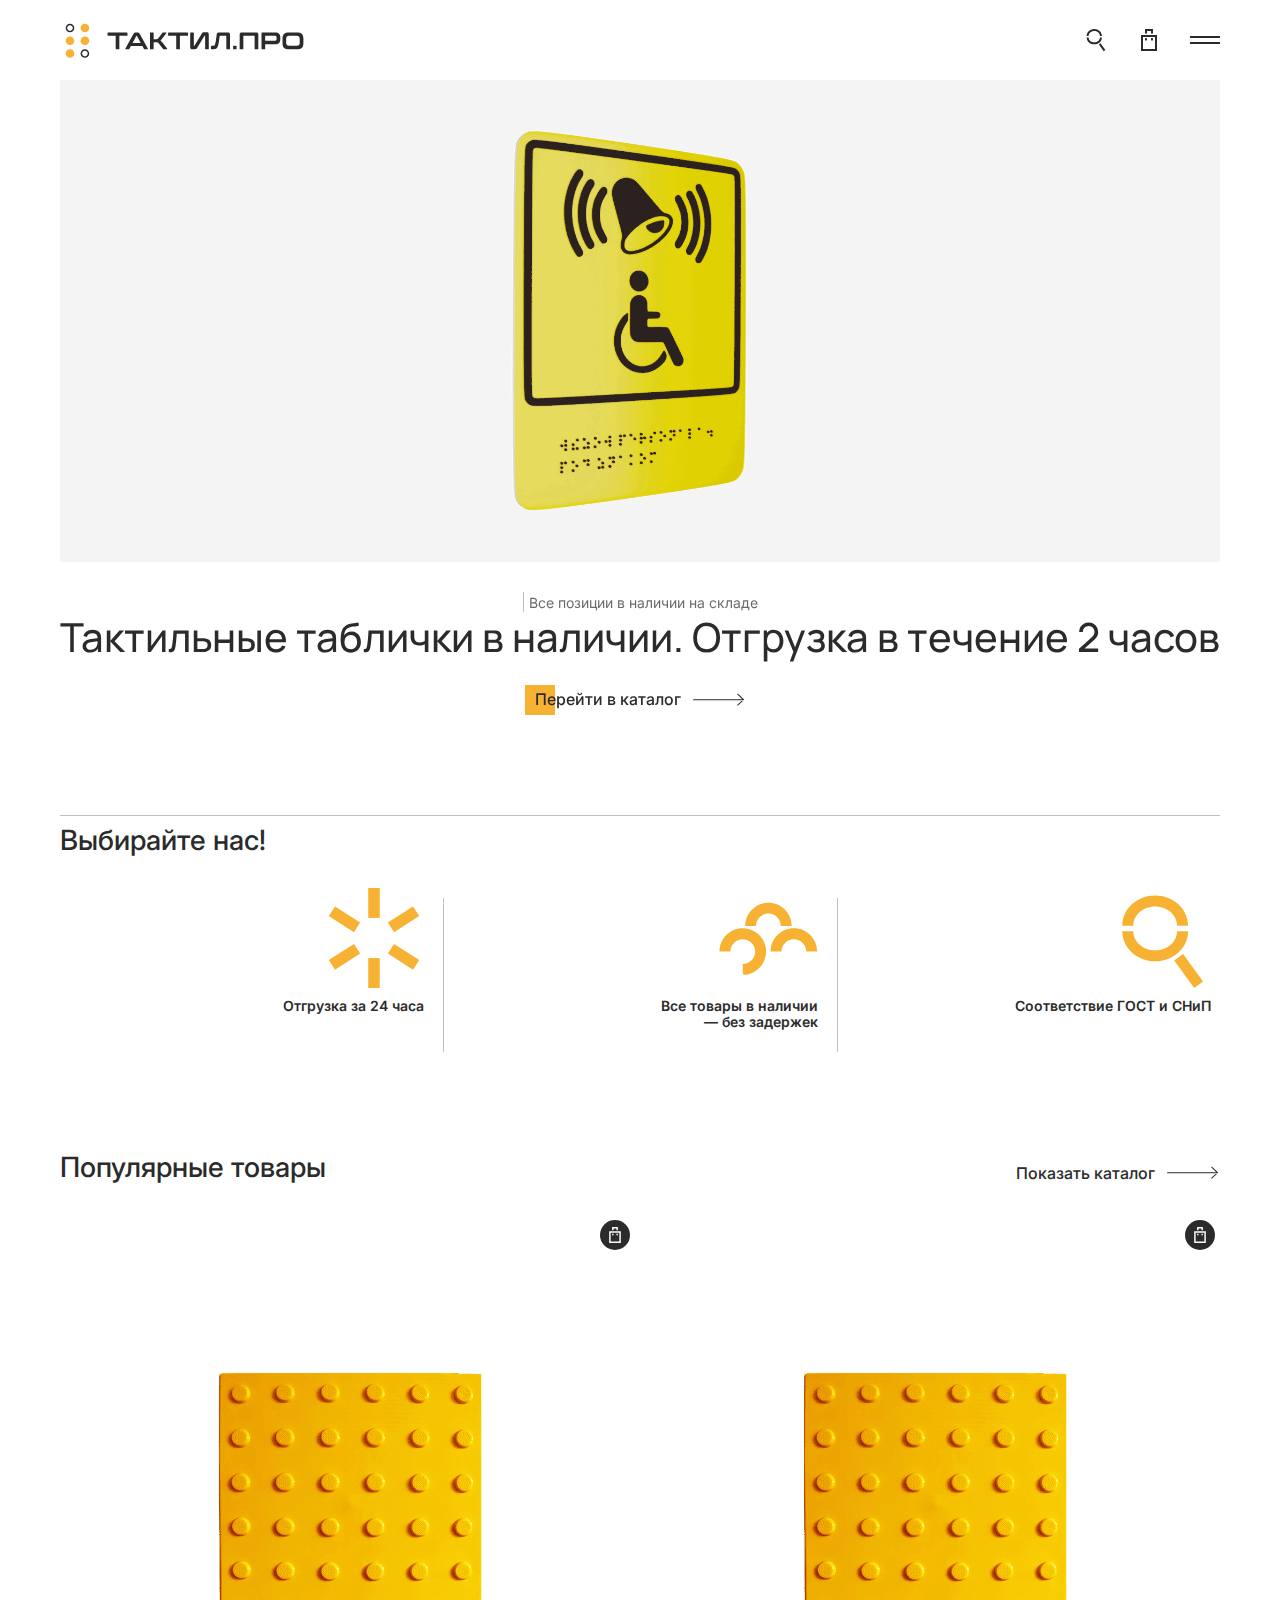
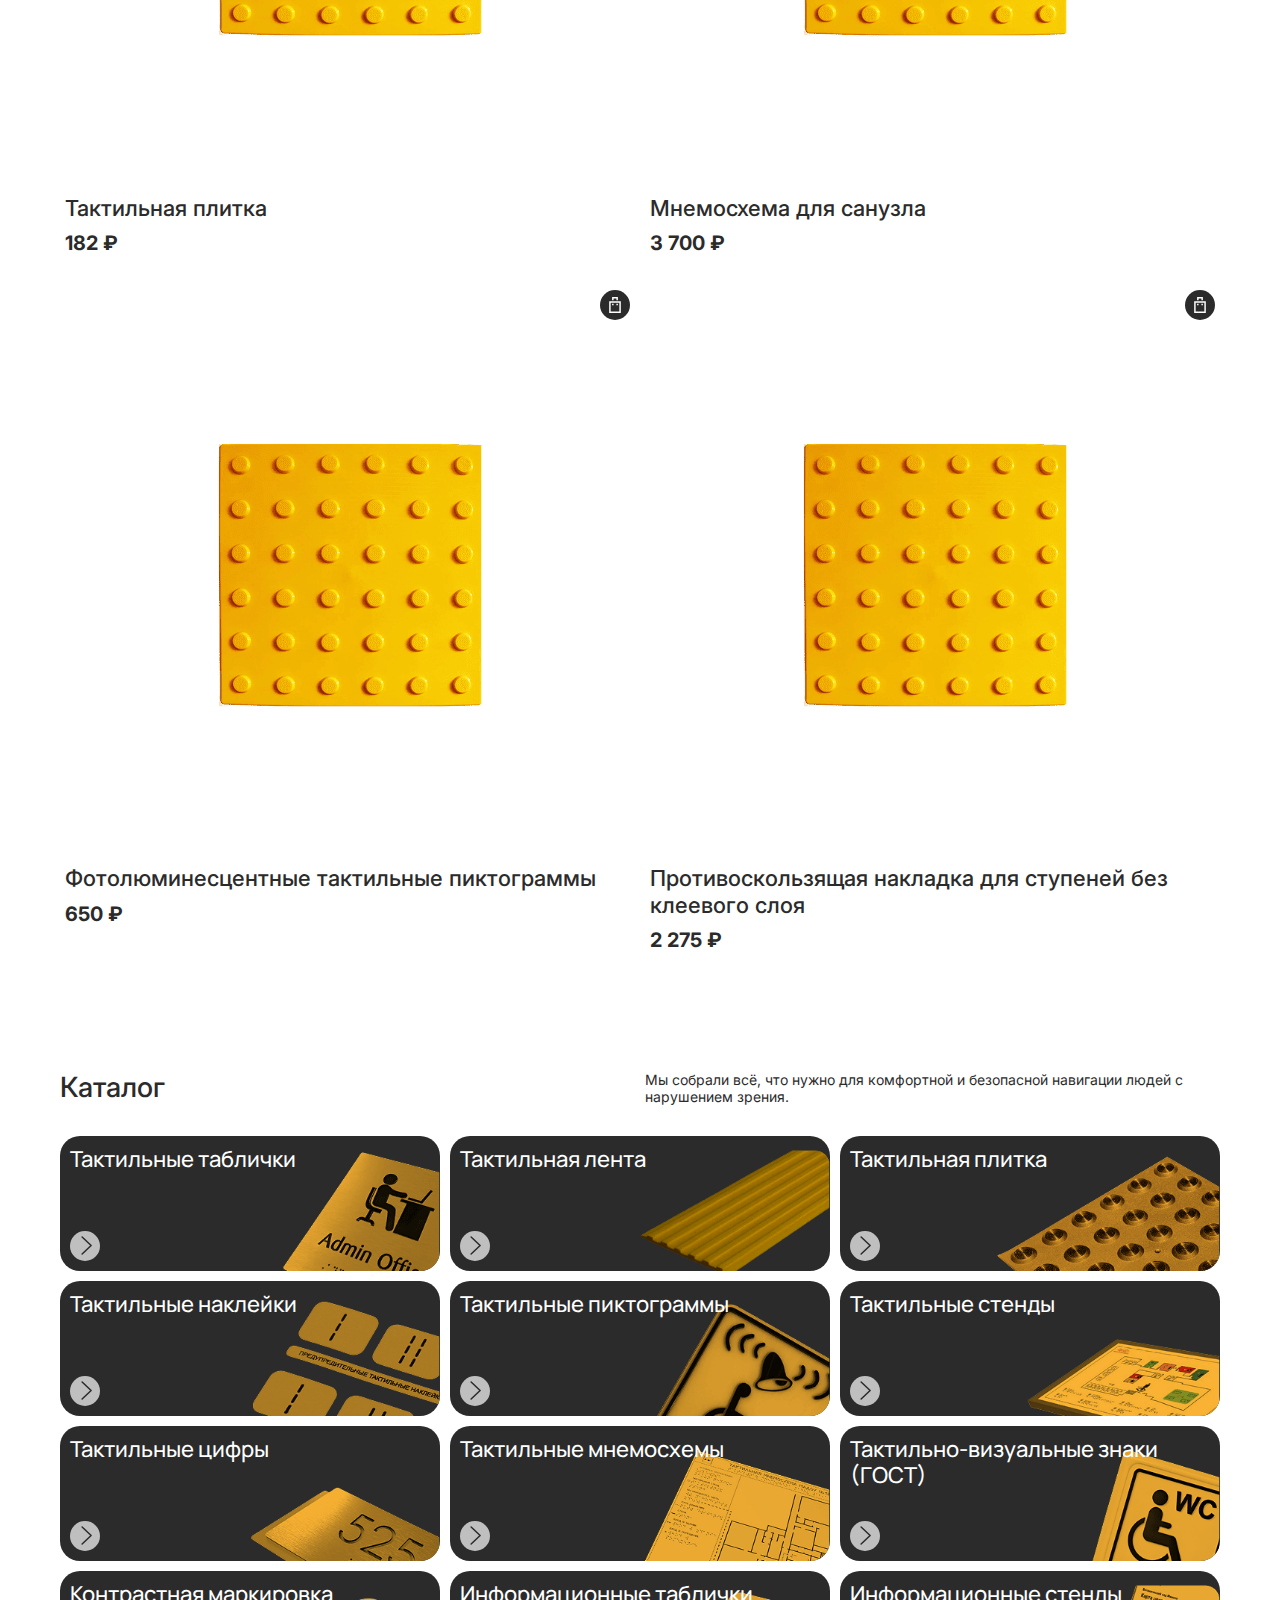
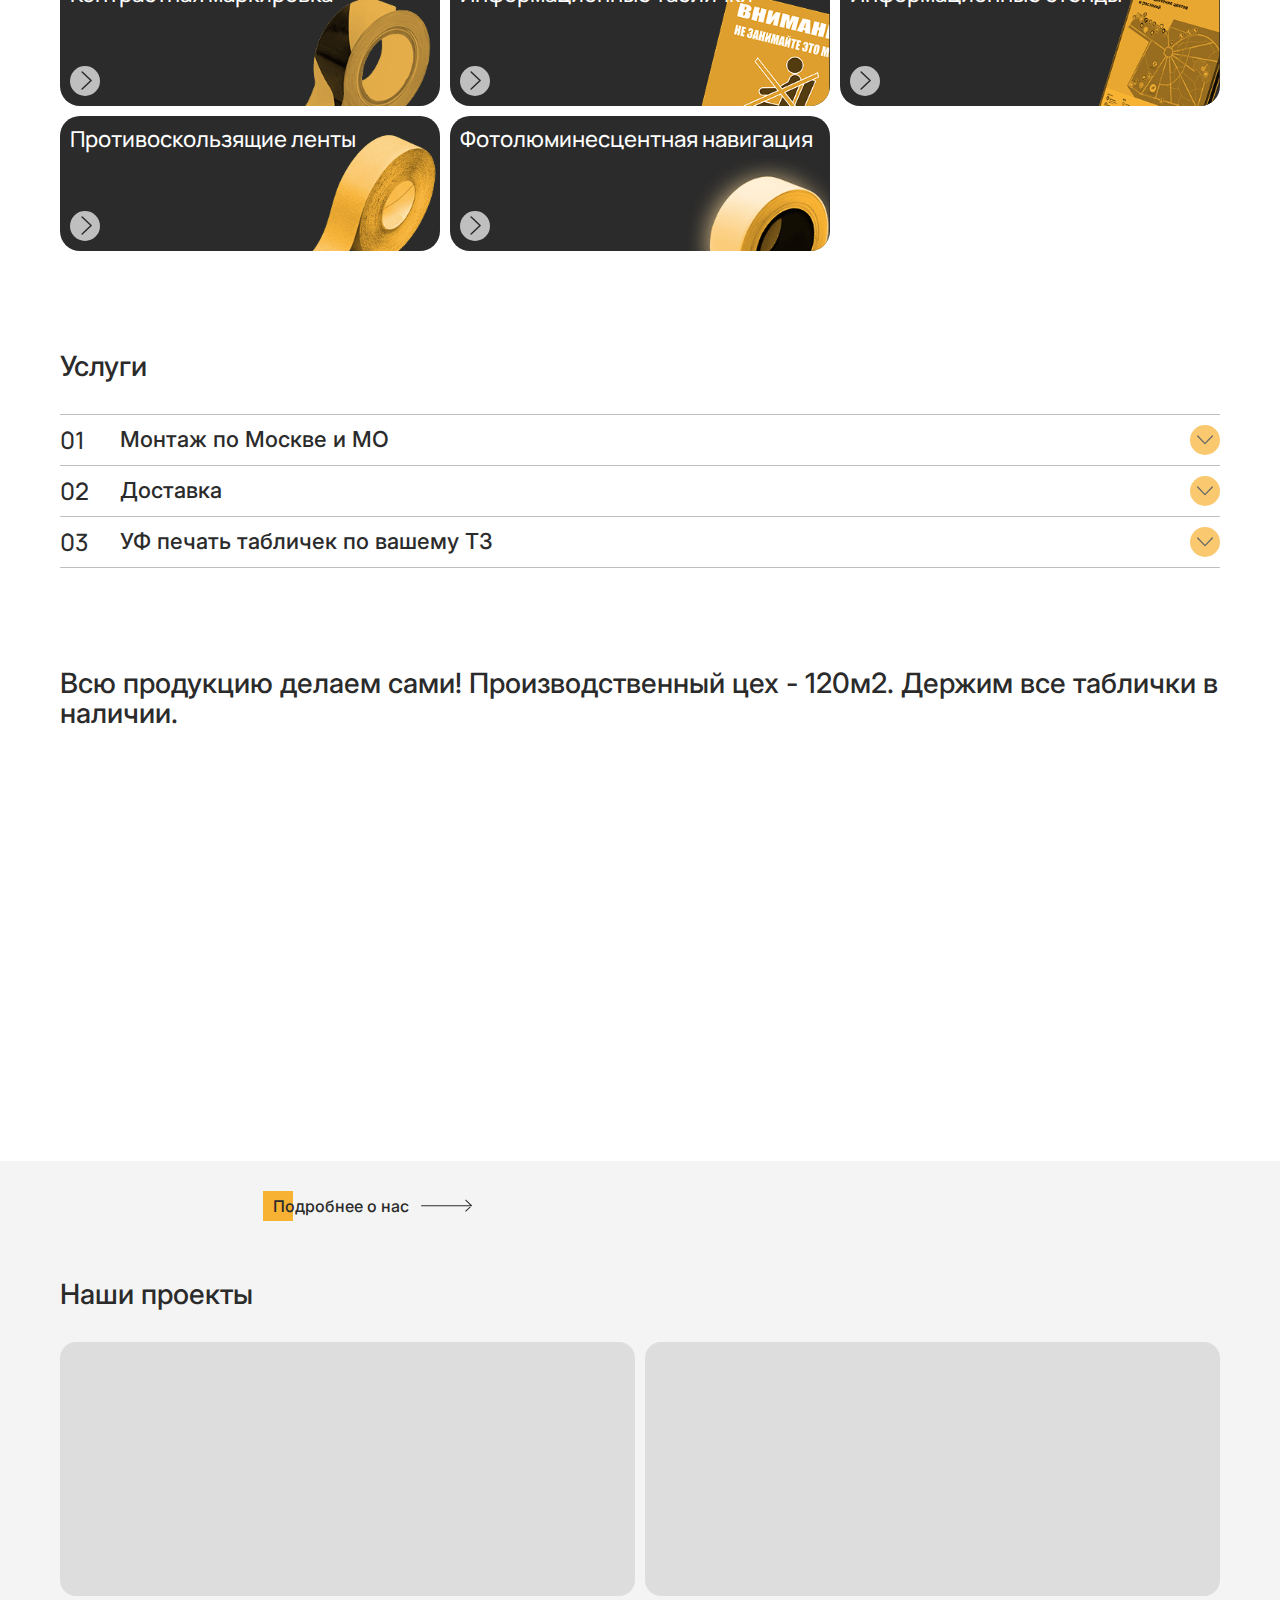
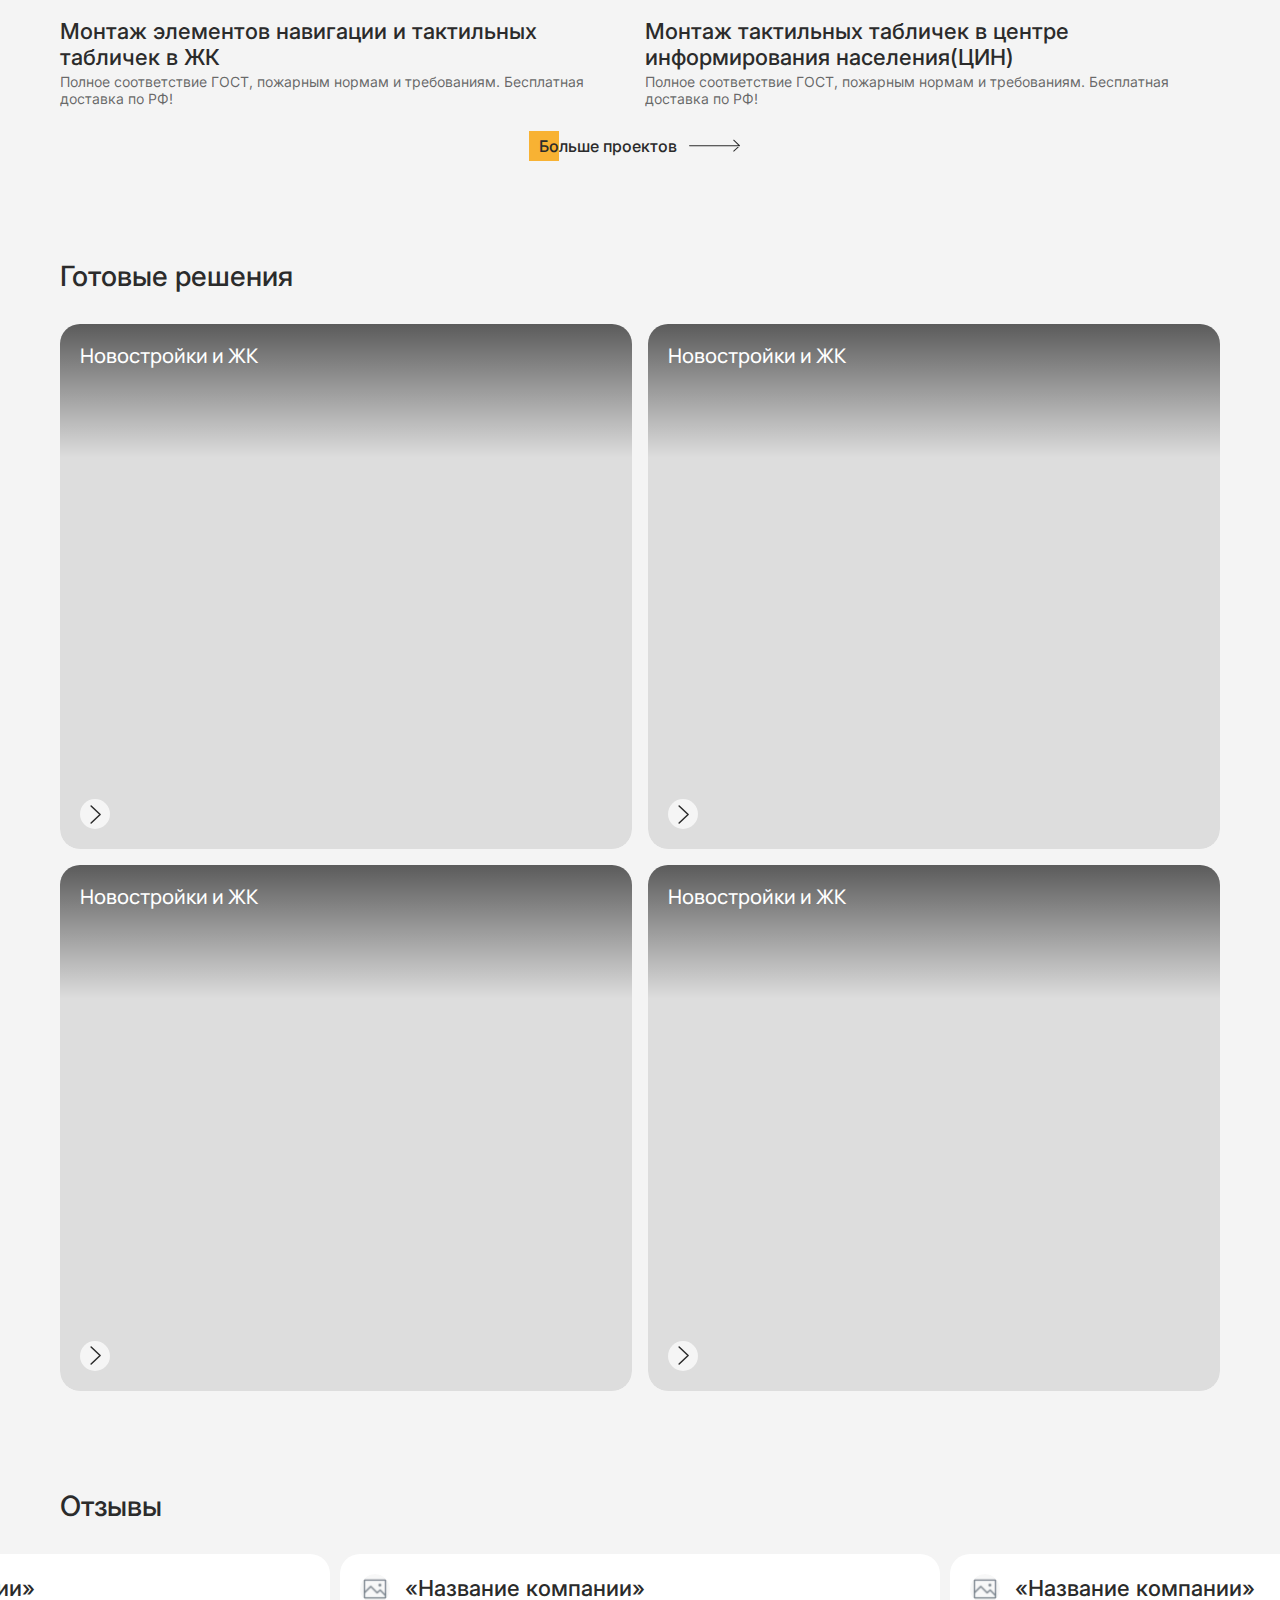
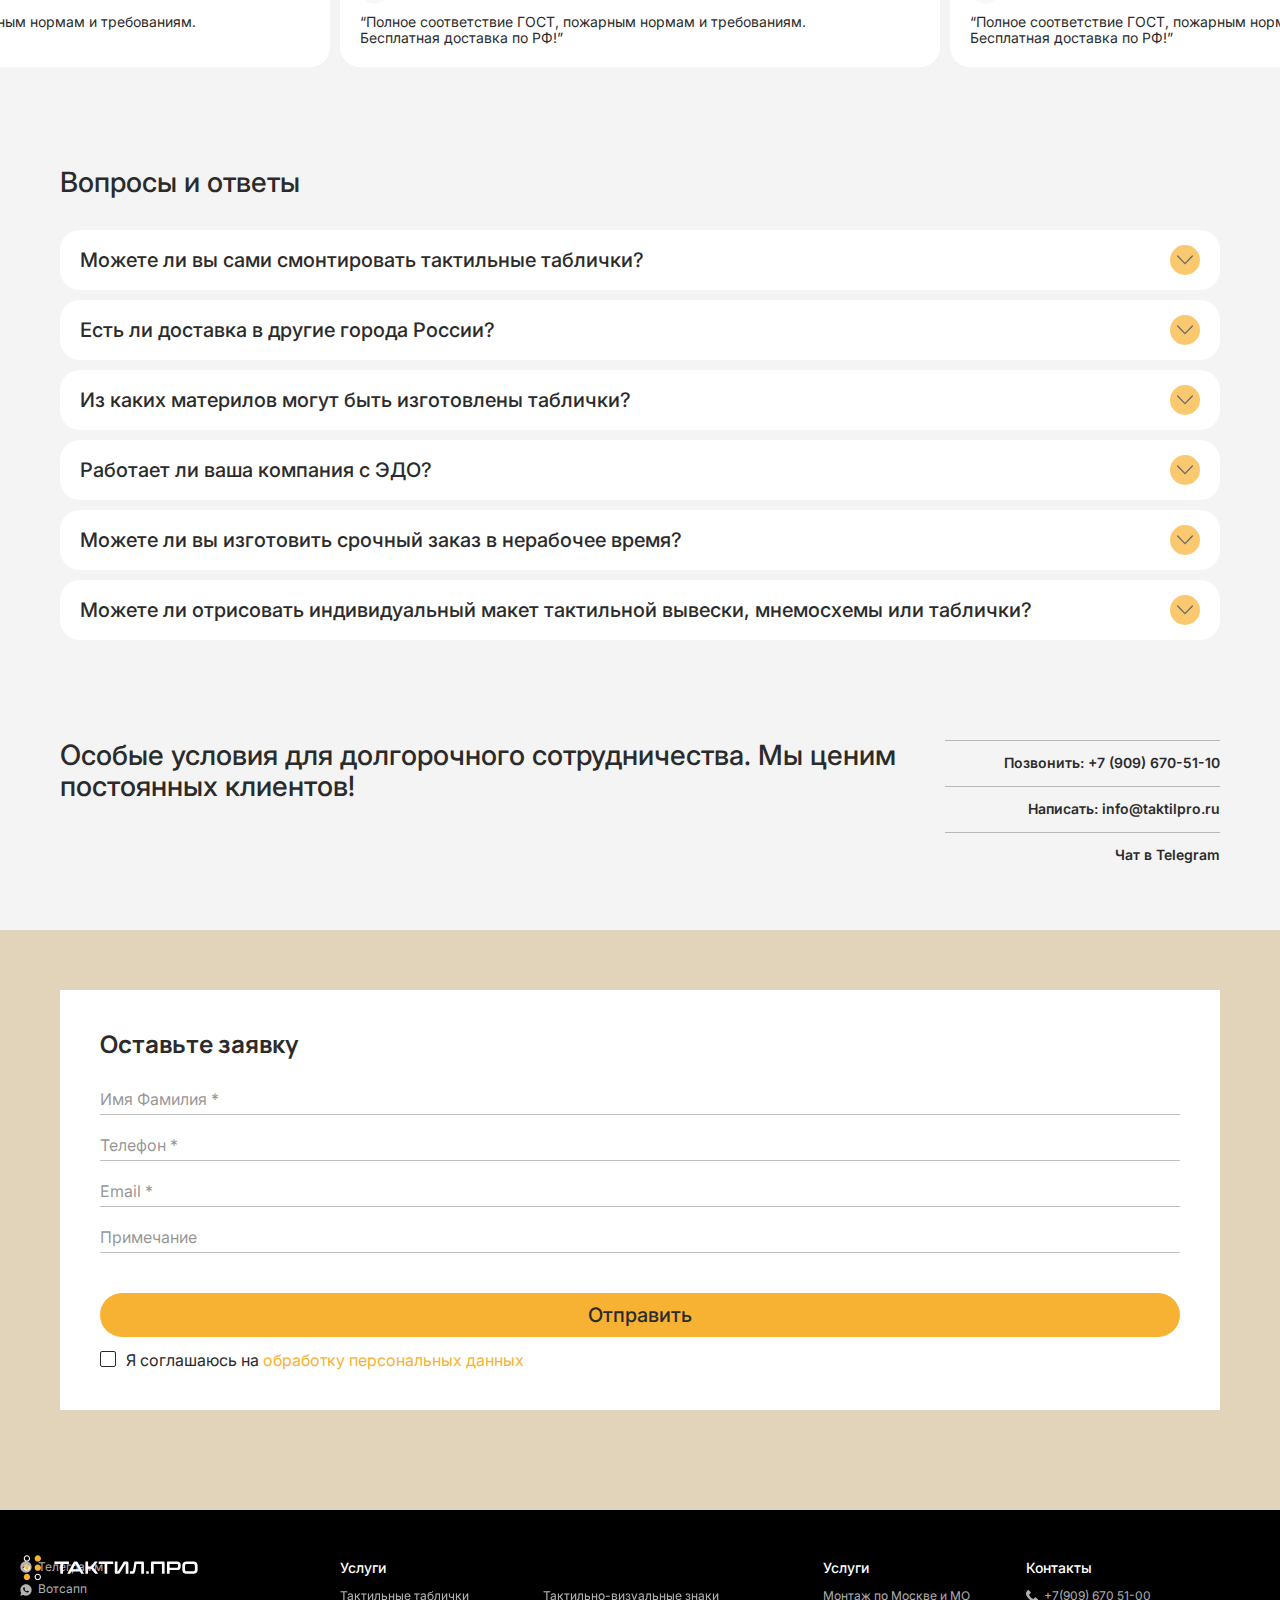
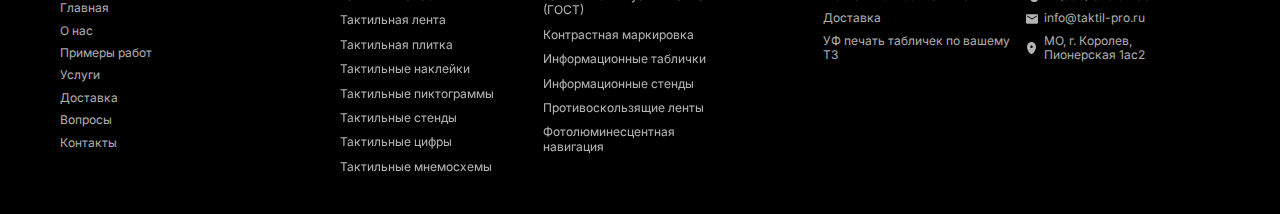
<file: index.html>
<!DOCTYPE html>
<html lang="ru">
	<head>
		<meta http-equiv="Content-Type" content="text/html; charset=utf-8">

		<!-- Adapting the page for mobile devices -->
		<meta name="viewport" content="width=device-width, initial-scale=1, maximum-scale=1">

		<!-- Prohibition of phone number recognition -->
		<meta name="format-detection" content="telephone=no">
		<meta name="SKYPE_TOOLBAR" content ="SKYPE_TOOLBAR_PARSER_COMPATIBLE">

		<!-- Page title -->
		<title>Заголовок страницы</title>

		<!-- Meta description -->
		<meta name="description" content="">

		<!-- Meta Keywords -->
		<meta name="keywords" content="">

		<!-- Changing the color of the mobile browser panel -->
		<meta name="msapplication-TileColor" content="#000000">
		<meta name="theme-color" content="#000000">

		<!-- Connecting fonts from Google -->
		<link rel="preconnect" href="https://fonts.googleapis.com">
		<link rel="preconnect" href="https://fonts.gstatic.com" crossorigin>
		<link href="https://fonts.googleapis.com/css2?family=Inter:ital,opsz,wght@0,14..32,100..900;1,14..32,100..900&family=Manrope:wght@200..800&display=swap" rel="stylesheet">

		<!-- Connecting style files -->
		<link rel="stylesheet" href="css/swiper-bundle.min.css">
		<link rel="stylesheet" href="css/swiper.css">
		<link rel="stylesheet" href="css/fancybox.css">
		<link rel="stylesheet" href="css/ion.rangeSlider.css">
		<link rel="stylesheet" href="css/styles.css">

		<link rel="stylesheet" href="css/response_1899.css" media="print, (max-width: 1899px)">
		<link rel="stylesheet" href="css/response_1379.css" media="print, (max-width: 1379px)">
		<link rel="stylesheet" href="css/response_639.css" media="print, (max-width: 639px)">
	</head>

	<body>
		<div class="wrap">
			<div class="main">
				<header>
					<div class="cont row">
						<div class="catalog modal_cont">
							<button class="btn mini_modal_btn" data-modal-id="#catalog_modal">
								<span>Каталог</span>
								<svg class="icon"><use xlink:href="images/sprite.svg#ic_delete"></use></svg>
							</button>

							<div class="mini_modal" id="catalog_modal">
								<div class="cont">
									<div class="row">
										<a href="/" class="category">
											<div class="name">Тактильные таблички</div>

											<svg class="arrow"><use xlink:href="images/sprite.svg#ic_arrow_hor"></use></svg>

											<picture class="thumb">
												<img src="images/tmp/category_thumb.png" alt="" loading="lazy">
												<img src="images/tmp/category_thumb_h.png" alt="" loading="lazy">
											</picture>
										</a>

										<a href="/" class="category">
											<div class="name">Тактильная лента</div>

											<svg class="arrow"><use xlink:href="images/sprite.svg#ic_arrow_hor"></use></svg>

											<picture class="thumb">
												<img src="images/tmp/category_thumb2.png" alt="" loading="lazy">
												<img src="images/tmp/category_thumb2_h.png" alt="" loading="lazy">
											</picture>
										</a>

										<a href="/" class="category">
											<div class="name">Тактильная плитка</div>

											<svg class="arrow"><use xlink:href="images/sprite.svg#ic_arrow_hor"></use></svg>

											<picture class="thumb">
												<img src="images/tmp/category_thumb3.png" alt="" loading="lazy">
												<img src="images/tmp/category_thumb3_h.png" alt="" loading="lazy">
											</picture>
										</a>

										<a href="/" class="category">
											<div class="name">Тактильные наклейки</div>

											<svg class="arrow"><use xlink:href="images/sprite.svg#ic_arrow_hor"></use></svg>

											<picture class="thumb">
												<img src="images/tmp/category_thumb4.png" alt="" loading="lazy">
												<img src="images/tmp/category_thumb4_h.png" alt="" loading="lazy">
											</picture>
										</a>

										<a href="/" class="category">
											<div class="name">Тактильные пиктограммы</div>

											<svg class="arrow"><use xlink:href="images/sprite.svg#ic_arrow_hor"></use></svg>

											<picture class="thumb">
												<img src="images/tmp/category_thumb5.png" alt="" loading="lazy">
												<img src="images/tmp/category_thumb5_h.png" alt="" loading="lazy">
											</picture>
										</a>

										<a href="/" class="category">
											<div class="name">Тактильные стенды</div>

											<svg class="arrow"><use xlink:href="images/sprite.svg#ic_arrow_hor"></use></svg>

											<picture class="thumb">
												<img src="images/tmp/category_thumb6.png" alt="" loading="lazy">
												<img src="images/tmp/category_thumb6_h.png" alt="" loading="lazy">
											</picture>
										</a>

										<a href="/" class="category">
											<div class="name">Тактильные цифры</div>

											<svg class="arrow"><use xlink:href="images/sprite.svg#ic_arrow_hor"></use></svg>

											<picture class="thumb">
												<img src="images/tmp/category_thumb7.png" alt="" loading="lazy">
												<img src="images/tmp/category_thumb7_h.png" alt="" loading="lazy">
											</picture>
										</a>

										<a href="/" class="category">
											<div class="name">Тактильные мнемосхемы</div>

											<svg class="arrow"><use xlink:href="images/sprite.svg#ic_arrow_hor"></use></svg>

											<picture class="thumb">
												<img src="images/tmp/category_thumb8.png" alt="" loading="lazy">
												<img src="images/tmp/category_thumb8_h.png" alt="" loading="lazy">
											</picture>
										</a>

										<a href="/" class="category">
											<div class="name">Тактильно-визуальные знаки (ГОСТ)</div>

											<svg class="arrow"><use xlink:href="images/sprite.svg#ic_arrow_hor"></use></svg>

											<picture class="thumb">
												<img src="images/tmp/category_thumb9.png" alt="" loading="lazy">
												<img src="images/tmp/category_thumb9_h.png" alt="" loading="lazy">
											</picture>
										</a>

										<a href="/" class="category">
											<div class="name">Контрастная маркировка</div>

											<svg class="arrow"><use xlink:href="images/sprite.svg#ic_arrow_hor"></use></svg>

											<picture class="thumb">
												<img src="images/tmp/category_thumb10.png" alt="" loading="lazy">
												<img src="images/tmp/category_thumb10_h.png" alt="" loading="lazy">
											</picture>
										</a>

										<a href="/" class="category">
											<div class="name">Информационные таблички</div>

											<svg class="arrow"><use xlink:href="images/sprite.svg#ic_arrow_hor"></use></svg>

											<picture class="thumb">
												<img src="images/tmp/category_thumb11.png" alt="" loading="lazy">
												<img src="images/tmp/category_thumb11_h.png" alt="" loading="lazy">
											</picture>
										</a>

										<a href="/" class="category">
											<div class="name">Информационные стенды</div>

											<svg class="arrow"><use xlink:href="images/sprite.svg#ic_arrow_hor"></use></svg>

											<picture class="thumb">
												<img src="images/tmp/category_thumb12.png" alt="" loading="lazy">
												<img src="images/tmp/category_thumb12_h.png" alt="" loading="lazy">
											</picture>
										</a>

										<a href="/" class="category">
											<div class="name">Противоскользящие ленты</div>

											<svg class="arrow"><use xlink:href="images/sprite.svg#ic_arrow_hor"></use></svg>

											<picture class="thumb">
												<img src="images/tmp/category_thumb13.png" alt="" loading="lazy">
												<img src="images/tmp/category_thumb13_h.png" alt="" loading="lazy">
											</picture>
										</a>

										<a href="/" class="category">
											<div class="name">Фотолюминесцентная навигация</div>

											<svg class="arrow"><use xlink:href="images/sprite.svg#ic_arrow_hor"></use></svg>

											<picture class="thumb">
												<img src="images/tmp/category_thumb14.png" alt="" loading="lazy">
												<img src="images/tmp/category_thumb14_h.png" alt="" loading="lazy">
											</picture>
										</a>
									</div>
								</div>
							</div>
						</div>

						<div class="logo">
							<img src="images/logo.svg" alt="">
						</div>

						<div class="links">
							<div><a href="/">О нас</a></div>

							<div><a href="/">Наши работы</a></div>

							<div><a href="/">Услуги</a></div>
						</div>

						<div class="links">
							<div><a href="/">Доставка</a></div>

							<div><a href="/">Вопросы</a></div>

							<div><a href="/">Контакты</a></div>
						</div>

						<div class="col_right">
							<div class="contacts">
								<div class="phone">
									<a href="tel:+7(909) 670 51-00">
										<svg class="icon"><use xlink:href="images/sprite.svg#ic_phone"></use></svg>
										<span>+7(909) 670 51-00</span>
									</a>
								</div>

								<div class="email">
									<a href="mailto:info@taktil-pro.ru">
										<svg class="icon"><use xlink:href="images/sprite.svg#ic_email"></use></svg>
										<span>info@taktil-pro.ru</span>
									</a>
								</div>
							</div>

							<form action="" class="search">
								<input type="text" name="" value="" class="input" placeholder="Поиск">

								<button type="submit" class="submit_btn"><svg class="icon"><use xlink:href="images/sprite.svg#ic_search"></use></svg></button>
							</form>

							<div class="cart_link">
								<a href="/" class="link">
									<svg class="icon"><use xlink:href="images/sprite.svg#ic_cart"></use></svg>
								</a>
							</div>
						</div>
					</div>
				</header>


				<section class="mob_header">
					<div class="cont row">
						<div class="logo">
							<img src="images/logo.svg" alt="">
						</div>

						<div class="search modal_cont">
							<button class="btn mini_modal_btn" data-modal-id="#search_modal">
								<svg class="icon"><use xlink:href="images/sprite.svg#ic_search"></use></svg>
							</button>

							<div class="mini_modal" id="search_modal">
								<form action="">
									<input type="text" name="" value="" class="input">

									<button type="submit" class="submit_btn">
										<svg class="icon"><use xlink:href="images/sprite.svg#ic_search"></use></svg>
									</button>
								</form>
							</div>
						</div>

						<div class="cart_link">
							<a href="/" class="link">
								<svg class="icon"><use xlink:href="images/sprite.svg#ic_cart"></use></svg>
							</a>
						</div>

						<button class="menu_btn">
							<svg class="icon"><use xlink:href="images/sprite.svg#ic_menu"></use></svg>
						</button>
					</div>
				</section>


				<section class="mob_menu">
					<div class="cont">
						<div class="head">
							<div class="title">Меню</div>

							<button class="close_btn">
								<svg class="icon"><use xlink:href="images/sprite.svg#ic_delete"></use></svg>
							</button>
						</div>

						<div class="catalog_block">
							<div class="title">Каталог</div>

							<div class="row">
								<a href="/" class="category">
									<div class="name">Тактильные таблички</div>

									<div class="arrow">
										<svg class="icon"><use xlink:href="images/sprite.svg#ic_arr_hor"></use></svg>
									</div>

									<picture class="thumb">
										<img src="images/tmp/category_thumb.png" alt="" loading="lazy">
										<img src="images/tmp/category_thumb_h.png" alt="" loading="lazy">
									</picture>
								</a>

								<a href="/" class="category">
									<div class="name">Тактильная лента</div>

									<div class="arrow">
										<svg class="icon"><use xlink:href="images/sprite.svg#ic_arr_hor"></use></svg>
									</div>

									<picture class="thumb">
										<img src="images/tmp/category_thumb2.png" alt="" loading="lazy">
										<img src="images/tmp/category_thumb2_h.png" alt="" loading="lazy">
									</picture>
								</a>

								<a href="/" class="category">
									<div class="name">Тактильная плитка</div>

									<div class="arrow">
										<svg class="icon"><use xlink:href="images/sprite.svg#ic_arr_hor"></use></svg>
									</div>

									<picture class="thumb">
										<img src="images/tmp/category_thumb3.png" alt="" loading="lazy">
										<img src="images/tmp/category_thumb3_h.png" alt="" loading="lazy">
									</picture>
								</a>

								<a href="/" class="category">
									<div class="name">Тактильные наклейки</div>

									<div class="arrow">
										<svg class="icon"><use xlink:href="images/sprite.svg#ic_arr_hor"></use></svg>
									</div>

									<picture class="thumb">
										<img src="images/tmp/category_thumb4.png" alt="" loading="lazy">
										<img src="images/tmp/category_thumb4_h.png" alt="" loading="lazy">
									</picture>
								</a>

								<a href="/" class="category">
									<div class="name">Тактильные пиктограммы</div>

									<div class="arrow">
										<svg class="icon"><use xlink:href="images/sprite.svg#ic_arr_hor"></use></svg>
									</div>

									<picture class="thumb">
										<img src="images/tmp/category_thumb5.png" alt="" loading="lazy">
										<img src="images/tmp/category_thumb5_h.png" alt="" loading="lazy">
									</picture>
								</a>

								<a href="/" class="category">
									<div class="name">Тактильные стенды</div>

									<div class="arrow">
										<svg class="icon"><use xlink:href="images/sprite.svg#ic_arr_hor"></use></svg>
									</div>

									<picture class="thumb">
										<img src="images/tmp/category_thumb6.png" alt="" loading="lazy">
										<img src="images/tmp/category_thumb6_h.png" alt="" loading="lazy">
									</picture>
								</a>

								<a href="/" class="category">
									<div class="name">Тактильные цифры</div>

									<div class="arrow">
										<svg class="icon"><use xlink:href="images/sprite.svg#ic_arr_hor"></use></svg>
									</div>

									<picture class="thumb">
										<img src="images/tmp/category_thumb7.png" alt="" loading="lazy">
										<img src="images/tmp/category_thumb7_h.png" alt="" loading="lazy">
									</picture>
								</a>

								<a href="/" class="category">
									<div class="name">Тактильные мнемосхемы</div>

									<div class="arrow">
										<svg class="icon"><use xlink:href="images/sprite.svg#ic_arr_hor"></use></svg>
									</div>

									<picture class="thumb">
										<img src="images/tmp/category_thumb8.png" alt="" loading="lazy">
										<img src="images/tmp/category_thumb8_h.png" alt="" loading="lazy">
									</picture>
								</a>

								<a href="/" class="category">
									<div class="name">Тактильно-визуальные знаки (ГОСТ)</div>

									<div class="arrow">
										<svg class="icon"><use xlink:href="images/sprite.svg#ic_arr_hor"></use></svg>
									</div>

									<picture class="thumb">
										<img src="images/tmp/category_thumb9.png" alt="" loading="lazy">
										<img src="images/tmp/category_thumb9_h.png" alt="" loading="lazy">
									</picture>
								</a>

								<a href="/" class="category">
									<div class="name">Контрастная маркировка</div>

									<div class="arrow">
										<svg class="icon"><use xlink:href="images/sprite.svg#ic_arr_hor"></use></svg>
									</div>

									<picture class="thumb">
										<img src="images/tmp/category_thumb10.png" alt="" loading="lazy">
										<img src="images/tmp/category_thumb10_h.png" alt="" loading="lazy">
									</picture>
								</a>

								<a href="/" class="category">
									<div class="name">Информационные таблички</div>

									<div class="arrow">
										<svg class="icon"><use xlink:href="images/sprite.svg#ic_arr_hor"></use></svg>
									</div>

									<picture class="thumb">
										<img src="images/tmp/category_thumb11.png" alt="" loading="lazy">
										<img src="images/tmp/category_thumb11_h.png" alt="" loading="lazy">
									</picture>
								</a>

								<a href="/" class="category">
									<div class="name">Информационные стенды</div>

									<div class="arrow">
										<svg class="icon"><use xlink:href="images/sprite.svg#ic_arr_hor"></use></svg>
									</div>

									<picture class="thumb">
										<img src="images/tmp/category_thumb12.png" alt="" loading="lazy">
										<img src="images/tmp/category_thumb12_h.png" alt="" loading="lazy">
									</picture>
								</a>

								<a href="/" class="category">
									<div class="name">Противоскользящие ленты</div>

									<div class="arrow">
										<svg class="icon"><use xlink:href="images/sprite.svg#ic_arr_hor"></use></svg>
									</div>

									<picture class="thumb">
										<img src="images/tmp/category_thumb13.png" alt="" loading="lazy">
										<img src="images/tmp/category_thumb13_h.png" alt="" loading="lazy">
									</picture>
								</a>

								<a href="/" class="category">
									<div class="name">Фотолюминесцентная навигация</div>

									<div class="arrow">
										<svg class="icon"><use xlink:href="images/sprite.svg#ic_arr_hor"></use></svg>
									</div>

									<picture class="thumb">
										<img src="images/tmp/category_thumb14.png" alt="" loading="lazy">
										<img src="images/tmp/category_thumb14_h.png" alt="" loading="lazy">
									</picture>
								</a>
							</div>
						</div>

						<div class="links">
							<div><a href="/">О нас</a></div>

							<div><a href="/"></a>Наши работы</a></div>

							<div><a href="/"></a>Услуги</a></div>

							<div><a href="/"></a>Доставка</a></div>

							<div><a href="/"></a>Вопросы</a></div>

							<div><a href="/"></a>Контакты</a></div>

							<div><a href="/"></a>На главную</a></div>
						</div>
					</div>
				</section>


				<section class="main_slider block">
					<div class="swiper">
						<div class="swiper-wrapper">
							<div class="swiper-slide">
								<div class="cont">
									<div class="data">
										<div class="pre_title">Все позиции в наличии на складе</div>

										<div class="title">Тактильные таблички в наличии. Отгрузка в течение 2 часов</div>

										<div class="link">
											<a href="/">
												<span>Перейти в каталог</span>
												<svg class="icon"><use xlink:href="images/sprite.svg#ic_arrow_hor"></use></svg>
											</a>
										</div>
									</div>

									<picture class="image">
										<img src="images/tmp/main_slider_img.gif" alt="" loading="lazy">
									</picture>
								</div>
							</div>

							<div class="swiper-slide">
								<div class="cont">
									<div class="data">
										<div class="pre_title">Все позиции в наличии на складе</div>

										<div class="title">Тактильные таблички в наличии. Отгрузка в течение 2 часов</div>

										<div class="link">
											<a href="/">
												<span>Перейти в каталог</span>
												<svg class="icon"><use xlink:href="images/sprite.svg#ic_arrow_hor"></use></svg>
											</a>
										</div>
									</div>

									<picture class="image">
										<img src="images/tmp/main_slider_img.gif" alt="" loading="lazy">
									</picture>
								</div>
							</div>

							<div class="swiper-slide">
								<div class="cont">
									<div class="data">
										<div class="pre_title">Все позиции в наличии на складе</div>

										<div class="title">Тактильные таблички в наличии. Отгрузка в течение 2 часов</div>

										<div class="link">
											<a href="/">
												<span>Перейти в каталог</span>
												<svg class="icon"><use xlink:href="images/sprite.svg#ic_arrow_hor"></use></svg>
											</a>
										</div>
									</div>

									<picture class="image">
										<img src="images/tmp/main_slider_img.gif" alt="" loading="lazy">
									</picture>
								</div>
							</div>
						</div>

						<button class="swiper-button-prev">
							<svg class="icon"><use xlink:href="images/sprite.svg#ic_arr_hor"></use></svg>
						</button>

						<button class="swiper-button-next">
							<svg class="icon"><use xlink:href="images/sprite.svg#ic_arr_hor"></use></svg>
						</button>
					</div>
				</section>


				<section class="advantages block">
					<div class="cont">
						<div class="block_head">
							<div class="title middle">Выбирайте нас!</div>
						</div>

						<div class="data">
							<div class="row">
								<div class="item">
									<picture class="icon">
										<img src="images/tmp/ic_advantage1.svg" alt="" loading="lazy">
									</picture>

									<div>Отгрузка за 24 часа</div>
								</div>

								<div class="item">
									<picture class="icon">
										<img src="images/tmp/ic_advantage2.svg" alt="" loading="lazy">
									</picture>

									<div>Все товары в наличии<br> — без задержек</div>
								</div>

								<div class="item">
									<picture class="icon">
										<img src="images/tmp/ic_advantage3.svg" alt="" loading="lazy">
									</picture>

									<div>Соответствие ГОСТ и СНиП</div>
								</div>
							</div>
						</div>
					</div>
				</section>


				<section class="products block">
					<div class="cont">
						<div class="block_head">
							<div class="title middle">Популярные товары</div>

							<div class="all_link">
								<a href="/">
									<span>Показать каталог</span>
									<svg class="icon"><use xlink:href="images/sprite.svg#ic_arrow_hor"></use></svg>
								</a>
							</div>
						</div>

						<div class="row">
							<div class="product">
								<div class="thumb">
									<pictire class="image">
										<img src="images/tmp/product_thumb_big.png" alt="" loading="lazy">
									</pictire>
								</div>

								<div class="name big">
									<a href="/">Тактильная плитка</a>
								</div>

								<div class="price">182 ₽</div>

								<button class="buy_btn">
									<svg class="icon"><use xlink:href="images/sprite.svg#ic_cart"></use></svg>
								</button>
							</div>

							<div class="product">
								<div class="thumb">
									<pictire class="image">
										<img src="images/tmp/product_thumb_big.png" alt="" loading="lazy">
									</pictire>
								</div>

								<div class="name big">
									<a href="/">Мнемосхема для санузла</a>
								</div>

								<div class="price">3 700 ₽</div>

								<button class="buy_btn">
									<svg class="icon"><use xlink:href="images/sprite.svg#ic_cart"></use></svg>
								</button>
							</div>

							<div class="product">
								<div class="thumb">
									<pictire class="image">
										<img src="images/tmp/product_thumb_big.png" alt="" loading="lazy">
									</pictire>
								</div>

								<div class="name big">
									<a href="/">Фотолюминесцентные тактильные пиктограммы </a>
								</div>

								<div class="price">650 ₽</div>

								<button class="buy_btn">
									<svg class="icon"><use xlink:href="images/sprite.svg#ic_cart"></use></svg>
								</button>
							</div>

							<div class="product">
								<div class="thumb">
									<pictire class="image">
										<img src="images/tmp/product_thumb_big.png" alt="" loading="lazy">
									</pictire>
								</div>

								<div class="name big">
									<a href="/">Противоскользящая накладка для ступеней без клеевого слоя</a>
								</div>

								<div class="price">2 275 ₽</div>

								<button class="buy_btn">
									<svg class="icon"><use xlink:href="images/sprite.svg#ic_cart"></use></svg>
								</button>
							</div>
						</div>
					</div>
				</section>


				<section class="catalog_block block">
					<div class="cont">
						<div class="row">
							<div class="block_head">
								<div class="title middle">Каталог</div>

								<div class="desc">Мы собрали всё, что нужно для комфортной и безопасной навигации людей с нарушением зрения.</div>
							</div>

							<a href="/" class="category">
								<div class="name">Тактильные таблички</div>

								<div class="arrow">
									<svg class="icon"><use xlink:href="images/sprite.svg#ic_arr_hor"></use></svg>
								</div>

								<picture class="thumb">
									<img src="images/tmp/category_thumb.png" alt="" loading="lazy">
									<img src="images/tmp/category_thumb_h.png" alt="" loading="lazy">
								</picture>
							</a>

							<a href="/" class="category">
								<div class="name">Тактильная лента</div>

								<div class="arrow">
									<svg class="icon"><use xlink:href="images/sprite.svg#ic_arr_hor"></use></svg>
								</div>

								<picture class="thumb">
									<img src="images/tmp/category_thumb2.png" alt="" loading="lazy">
									<img src="images/tmp/category_thumb2_h.png" alt="" loading="lazy">
								</picture>
							</a>

							<a href="/" class="category">
								<div class="name">Тактильная плитка</div>

								<div class="arrow">
									<svg class="icon"><use xlink:href="images/sprite.svg#ic_arr_hor"></use></svg>
								</div>

								<picture class="thumb">
									<img src="images/tmp/category_thumb3.png" alt="" loading="lazy">
									<img src="images/tmp/category_thumb3_h.png" alt="" loading="lazy">
								</picture>
							</a>

							<a href="/" class="category">
								<div class="name">Тактильные наклейки</div>

								<div class="arrow">
									<svg class="icon"><use xlink:href="images/sprite.svg#ic_arr_hor"></use></svg>
								</div>

								<picture class="thumb">
									<img src="images/tmp/category_thumb4.png" alt="" loading="lazy">
									<img src="images/tmp/category_thumb4_h.png" alt="" loading="lazy">
								</picture>
							</a>

							<a href="/" class="category">
								<div class="name">Тактильные пиктограммы</div>

								<div class="arrow">
									<svg class="icon"><use xlink:href="images/sprite.svg#ic_arr_hor"></use></svg>
								</div>

								<picture class="thumb">
									<img src="images/tmp/category_thumb5.png" alt="" loading="lazy">
									<img src="images/tmp/category_thumb5_h.png" alt="" loading="lazy">
								</picture>
							</a>

							<a href="/" class="category">
								<div class="name">Тактильные стенды</div>

								<div class="arrow">
									<svg class="icon"><use xlink:href="images/sprite.svg#ic_arr_hor"></use></svg>
								</div>

								<picture class="thumb">
									<img src="images/tmp/category_thumb6.png" alt="" loading="lazy">
									<img src="images/tmp/category_thumb6_h.png" alt="" loading="lazy">
								</picture>
							</a>

							<a href="/" class="category">
								<div class="name">Тактильные цифры</div>

								<div class="arrow">
									<svg class="icon"><use xlink:href="images/sprite.svg#ic_arr_hor"></use></svg>
								</div>

								<picture class="thumb">
									<img src="images/tmp/category_thumb7.png" alt="" loading="lazy">
									<img src="images/tmp/category_thumb7_h.png" alt="" loading="lazy">
								</picture>
							</a>

							<a href="/" class="category">
								<div class="name">Тактильные мнемосхемы</div>

								<div class="arrow">
									<svg class="icon"><use xlink:href="images/sprite.svg#ic_arr_hor"></use></svg>
								</div>

								<picture class="thumb">
									<img src="images/tmp/category_thumb8.png" alt="" loading="lazy">
									<img src="images/tmp/category_thumb8_h.png" alt="" loading="lazy">
								</picture>
							</a>

							<a href="/" class="category">
								<div class="name">Тактильно-визуальные знаки (ГОСТ)</div>

								<div class="arrow">
									<svg class="icon"><use xlink:href="images/sprite.svg#ic_arr_hor"></use></svg>
								</div>

								<picture class="thumb">
									<img src="images/tmp/category_thumb9.png" alt="" loading="lazy">
									<img src="images/tmp/category_thumb9_h.png" alt="" loading="lazy">
								</picture>
							</a>

							<a href="/" class="category">
								<div class="name">Контрастная маркировка</div>

								<div class="arrow">
									<svg class="icon"><use xlink:href="images/sprite.svg#ic_arr_hor"></use></svg>
								</div>

								<picture class="thumb">
									<img src="images/tmp/category_thumb10.png" alt="" loading="lazy">
									<img src="images/tmp/category_thumb10_h.png" alt="" loading="lazy">
								</picture>
							</a>

							<a href="/" class="category">
								<div class="name">Информационные таблички</div>

								<div class="arrow">
									<svg class="icon"><use xlink:href="images/sprite.svg#ic_arr_hor"></use></svg>
								</div>

								<picture class="thumb">
									<img src="images/tmp/category_thumb11.png" alt="" loading="lazy">
									<img src="images/tmp/category_thumb11_h.png" alt="" loading="lazy">
								</picture>
							</a>

							<a href="/" class="category">
								<div class="name">Информационные стенды</div>

								<div class="arrow">
									<svg class="icon"><use xlink:href="images/sprite.svg#ic_arr_hor"></use></svg>
								</div>

								<picture class="thumb">
									<img src="images/tmp/category_thumb12.png" alt="" loading="lazy">
									<img src="images/tmp/category_thumb12_h.png" alt="" loading="lazy">
								</picture>
							</a>

							<a href="/" class="category">
								<div class="name">Противоскользящие ленты</div>

								<div class="arrow">
									<svg class="icon"><use xlink:href="images/sprite.svg#ic_arr_hor"></use></svg>
								</div>

								<picture class="thumb">
									<img src="images/tmp/category_thumb13.png" alt="" loading="lazy">
									<img src="images/tmp/category_thumb13_h.png" alt="" loading="lazy">
								</picture>
							</a>

							<a href="/" class="category">
								<div class="name">Фотолюминесцентная навигация</div>

								<div class="arrow">
									<svg class="icon"><use xlink:href="images/sprite.svg#ic_arr_hor"></use></svg>
								</div>

								<picture class="thumb">
									<img src="images/tmp/category_thumb14.png" alt="" loading="lazy">
									<img src="images/tmp/category_thumb14_h.png" alt="" loading="lazy">
								</picture>
							</a>
						</div>
					</div>
				</section>


				<section class="services block middle_m">
					<div class="cont row">
						<div class="block_head">
							<div class="title middle">Услуги</div>
						</div>

						<div class="accordion">
							<div class="accordion_item">
								<div class="head">
									<div class="title">Монтаж по Москве и МО</div>

									<div class="icon">
										<svg><use xlink:href="images/sprite.svg#ic_arr_ver"></use></svg>
									</div>
								</div>

								<div class="data">
									<div class="text_block">
										<p>Таблички – это визитная карточка любой организации. Материал для производства данной продукции – ПВХ, оргстекло, подбирается по бюджету заказчика. Технология изготовления табличек подбирается нашими специалистами согласно Вашему техническому заданию.</p>
									</div>

									<button class="btn">
										<span>Оставить заявку</span>
										<svg class="icon"><use xlink:href="images/sprite.svg#ic_arrow_hor"></use></svg>
									</button>

									<picture class="image">
										<img src="images/tmp/service_img.jpg" alt="" loading="lazy">
									</picture>
								</div>
							</div>

							<div class="accordion_item">
								<div class="head">
									<div class="title">Доставка</div>

									<div class="icon">
										<svg><use xlink:href="images/sprite.svg#ic_arr_ver"></use></svg>
									</div>
								</div>

								<div class="data">
									<div class="text_block">
										<p>Таблички – это визитная карточка любой организации. Материал для производства данной продукции – ПВХ, оргстекло, подбирается по бюджету заказчика. Технология изготовления табличек подбирается нашими специалистами согласно Вашему техническому заданию.</p>
									</div>

									<button class="btn">
										<span>Оставить заявку</span>
										<svg class="icon"><use xlink:href="images/sprite.svg#ic_arrow_hor"></use></svg>
									</button>

									<picture class="image">
										<img src="images/tmp/service_img.jpg" alt="" loading="lazy">
									</picture>
								</div>
							</div>

							<div class="accordion_item">
								<div class="head">
									<div class="title">УФ печать табличек по вашему ТЗ</div>

									<div class="icon">
										<svg><use xlink:href="images/sprite.svg#ic_arr_ver"></use></svg>
									</div>
								</div>

								<div class="data">
									<div class="text_block">
										<p>Таблички – это визитная карточка любой организации. Материал для производства данной продукции – ПВХ, оргстекло, подбирается по бюджету заказчика. Технология изготовления табличек подбирается нашими специалистами согласно Вашему техническому заданию.</p>
									</div>

									<button class="btn">
										<span>Оставить заявку</span>
										<svg class="icon"><use xlink:href="images/sprite.svg#ic_arrow_hor"></use></svg>
									</button>

									<picture class="image">
										<img src="images/tmp/service_img.jpg" alt="" loading="lazy">
									</picture>
								</div>
							</div>
						</div>
					</div>
				</section>


				<section class="about_block">
					<div class="cont">
						<div class="block_head">
							<div class="title middle">Всю продукцию делаем сами! Производственный цех - 120м2. Держим все таблички в наличии.</div>
						</div>
					</div>

					<picture class="image">
						<img src="images/tmp/about_image.jpg" alt="" loading="lazy">
					</picture>

					<div class="bottom">
						<div class="cont">
							<div class="link">
								<a href="/">
									<span>Подробнее о нас</span>
									<svg class="icon"><use xlink:href="images/sprite.svg#ic_arrow_hor"></use></svg>
								</a>
							</div>
						</div>
					</div>
				</section>


				<section class="bg_grey">
					<section class="projects_block block">
						<div class="cont">
							<div class="block_head">
								<div class="title middle">Наши проекты</div>
							</div>

							<div class="data">
								<div class="row">
									<a href="/" class="project">
										<picture class="thumb">
											<img src="images/tmp/project_thumb.jpg" alt="" loading="lazy">
										</picture>

										<div class="name">Монтаж элементов навигации и тактильных табличек в ЖК</div>

										<div class="desc">Полное соответствие ГОСТ, пожарным нормам и требованиям. Бесплатная доставка по РФ!</div>
									</a>

									<a href="/" class="project big_w">
										<picture class="thumb">
											<img src="images/tmp/project_big_thumb.jpg" alt="" loading="lazy">
										</picture>

										<div class="name">Монтаж тактильных табличек в центре информирования населения(ЦИН)</div>

										<div class="desc">Полное соответствие ГОСТ, пожарным нормам и требованиям. Бесплатная доставка по РФ!</div>
									</a>
								</div>

								<div class="all_link">
									<a href="/">
										<span>Больше проектов</span>
										<svg class="icon"><use xlink:href="images/sprite.svg#ic_arrow_hor"></use></svg>
									</a>
								</div>
							</div>
						</div>
					</section>


					<section class="solutions block middle_m">
						<div class="cont">
							<div class="block_head middle_m">
								<div class="title middle">Готовые решения</div>
							</div>

							<div class="row">
								<a href="/" class="item">
									<div class="name">Новостройки и ЖК</div>

									<picture class="thumb">
										<img src="images/tmp/solution_thumb1.jpg" alt="" loading="lazy">
									</picture>

									<div class="arr">
										<svg class="icon"><use xlink:href="images/sprite.svg#ic_arr_hor"></use></svg>
									</div>
								</a>

								<a href="/" class="item">
									<div class="name">Новостройки и ЖК</div>

									<picture class="thumb">
										<img src="images/tmp/solution_thumb2.jpg" alt="" loading="lazy">
									</picture>

									<div class="arr">
										<svg class="icon"><use xlink:href="images/sprite.svg#ic_arr_hor"></use></svg>
									</div>
								</a>

								<a href="/" class="item">
									<div class="name">Новостройки и ЖК</div>

									<picture class="thumb">
										<img src="images/tmp/solution_thumb3.jpg" alt="" loading="lazy">
									</picture>

									<div class="arr">
										<svg class="icon"><use xlink:href="images/sprite.svg#ic_arr_hor"></use></svg>
									</div>
								</a>

								<a href="/" class="item">
									<div class="name">Новостройки и ЖК</div>

									<picture class="thumb">
										<img src="images/tmp/solution_thumb4.jpg" alt="" loading="lazy">
									</picture>

									<div class="arr">
										<svg class="icon"><use xlink:href="images/sprite.svg#ic_arr_hor"></use></svg>
									</div>
								</a>
							</div>
						</div>
					</section>


					<section class="reviews block small_m">
						<div class="cont">
							<div class="block_head">
								<div class="title middle">Отзывы</div>
							</div>

							<div class="swiper">
								<div class="swiper-wrapper">
									<div class="swiper-slide">
										<div class="review">
											<picture class="icon">
												<!-- <img src="images/tmp/review_photo.jpg" alt="" loading="lazy"> -->
											</picture>

											<div class="name">«Название компании»</div>

											<div class="text">“Полное соответствие ГОСТ, пожарным нормам и требованиям.<br>  Бесплатная доставка по РФ!”</div>
										</div>
									</div>

									<div class="swiper-slide">
										<div class="review">
											<picture class="icon">
												<!-- <img src="images/tmp/review_photo.jpg" alt="" loading="lazy"> -->
											</picture>

											<div class="name">«Название компании»</div>

											<div class="text">“Полное соответствие ГОСТ, пожарным нормам и требованиям.<br>  Бесплатная доставка по РФ!”</div>
										</div>
									</div>

									<div class="swiper-slide">
										<div class="review">
											<picture class="icon">
												<!-- <img src="images/tmp/review_photo.jpg" alt="" loading="lazy"> -->
											</picture>

											<div class="name">«Название компании»</div>

											<div class="text">“Полное соответствие ГОСТ, пожарным нормам и требованиям.<br>  Бесплатная доставка по РФ!”</div>
										</div>
									</div>

									<div class="swiper-slide">
										<div class="review">
											<picture class="icon">
												<!-- <img src="images/tmp/review_photo.jpg" alt="" loading="lazy"> -->
											</picture>

											<div class="name">«Название компании»</div>

											<div class="text">“Полное соответствие ГОСТ, пожарным нормам и требованиям.<br>  Бесплатная доставка по РФ!”</div>
										</div>
									</div>

									<div class="swiper-slide">
										<div class="review">
											<picture class="icon">
												<!-- <img src="images/tmp/review_photo.jpg" alt="" loading="lazy"> -->
											</picture>

											<div class="name">«Название компании»</div>

											<div class="text">“Полное соответствие ГОСТ, пожарным нормам и требованиям.<br>  Бесплатная доставка по РФ!”</div>
										</div>
									</div>
								</div>

								<button class="swiper-button-prev">
									<svg class="icon"><use xlink:href="images/sprite.svg#ic_arr_hor"></use></svg>
								</button>

								<button class="swiper-button-next">
									<svg class="icon"><use xlink:href="images/sprite.svg#ic_arr_hor"></use></svg>
								</button>
							</div>
						</div>
					</section>


					<section class="FAQ block middle_m">
						<div class="cont">
							<div class="block_head">
								<div class="title middle">Вопросы и ответы</div>
							</div>

							<div class="row">
								<picture class="image">
									<img src="images/tmp/FAQ_img.jpg" alt="" loading="lazy">
								</picture>

								<div class="accordion">
									<div class="accordion_item">
										<div class="head">
											<div class="title">Можете ли вы сами смонтировать тактильные таблички?</div>

											<div class="icon">
												<svg><use xlink:href="images/sprite.svg#ic_arr_ver"></use></svg>
											</div>
										</div>

										<div class="data">
											<div class="text_block">
												<p>Текст</p>

												<p>Текст</p>
											</div>

											<div class="link">
												<a href="/">
													<span>Ссылка для скачивания</span>
													<svg class="icon"><use xlink:href="images/sprite.svg#ic_arrow_hor"></use></svg>
												</a>
											</div>
										</div>
									</div>

									<div class="accordion_item">
										<div class="head">
											<div class="title">Есть ли доставка в другие города России?</div>

											<div class="icon">
												<svg><use xlink:href="images/sprite.svg#ic_arr_ver"></use></svg>
											</div>
										</div>

										<div class="data">
											<div class="text_block">
												<p>Текст</p>

												<p>Текст</p>
											</div>

											<div class="link">
												<a href="/">
													<span>Ссылка для скачивания</span>
													<svg class="icon"><use xlink:href="images/sprite.svg#ic_arrow_hor"></use></svg>
												</a>
											</div>
										</div>
									</div>

									<div class="accordion_item">
										<div class="head">
											<div class="title">Из каких материлов могут быть изготовлены таблички?</div>

											<div class="icon">
												<svg><use xlink:href="images/sprite.svg#ic_arr_ver"></use></svg>
											</div>
										</div>

										<div class="data">
											<div class="text_block">
												<p>Текст</p>

												<p>Текст</p>
											</div>

											<div class="link">
												<a href="/">
													<span>Ссылка для скачивания</span>
													<svg class="icon"><use xlink:href="images/sprite.svg#ic_arrow_hor"></use></svg>
												</a>
											</div>
										</div>
									</div>

									<div class="accordion_item">
										<div class="head">
											<div class="title">Работает ли ваша компания с ЭДО?</div>

											<div class="icon">
												<svg><use xlink:href="images/sprite.svg#ic_arr_ver"></use></svg>
											</div>
										</div>

										<div class="data">
											<div class="text_block">
												<p>Текст</p>

												<p>Текст</p>
											</div>

											<div class="link">
												<a href="/">
													<span>Ссылка для скачивания</span>
													<svg class="icon"><use xlink:href="images/sprite.svg#ic_arrow_hor"></use></svg>
												</a>
											</div>
										</div>
									</div>

									<div class="accordion_item">
										<div class="head">
											<div class="title">Можете ли вы изготовить срочный заказ в нерабочее время?</div>

											<div class="icon">
												<svg><use xlink:href="images/sprite.svg#ic_arr_ver"></use></svg>
											</div>
										</div>

										<div class="data">
											<div class="text_block">
												<p>Текст</p>

												<p>Текст</p>
											</div>

											<div class="link">
												<a href="/">
													<span>Ссылка для скачивания</span>
													<svg class="icon"><use xlink:href="images/sprite.svg#ic_arrow_hor"></use></svg>
												</a>
											</div>
										</div>
									</div>

									<div class="accordion_item">
										<div class="head">
											<div class="title">Можете ли отрисовать индивидуальный макет тактильной вывески, мнемосхемы или таблички?</div>

											<div class="icon">
												<svg><use xlink:href="images/sprite.svg#ic_arr_ver"></use></svg>
											</div>
										</div>

										<div class="data">
											<div class="text_block">
												<p>Текст</p>

												<p>Текст</p>
											</div>

											<div class="link">
												<a href="/">
													<span>Ссылка для скачивания</span>
													<svg class="icon"><use xlink:href="images/sprite.svg#ic_arrow_hor"></use></svg>
												</a>
											</div>
										</div>
									</div>
								</div>
							</div>
						</div>
					</section>


					<section class="contacts_block">
						<div class="cont">
							<div class="head">
								<div class="block_head">
									<div class="title middle">Особые условия для долгорочного сотрудничества. Мы ценим постоянных клиентов!</div>
								</div>

								<div class="links">
									<div><a href="tel:+7 (909) 670-51-10">
										<div class="arrow">
											<svg class="icon"><use xlink:href="images/sprite.svg#ic_arrow_hor"></use></svg>
										</div>

										<span>Позвонить: +7 (909) 670-51-10</span>
									</a></div>

									<div><a href="mailto:info@taktilpro.ru">
										<div class="arrow">
											<svg class="icon"><use xlink:href="images/sprite.svg#ic_arrow_hor"></use></svg>
										</div>

										<span>Написать: info@taktilpro.ru</span>
									</a></div>

									<div><a href="/">
										<div class="arrow">
											<svg class="icon"><use xlink:href="images/sprite.svg#ic_arrow_hor"></use></svg>
										</div>

										<span>Чат в Telegram</span>
									</a></div>
								</div>
							</div>
						</div>

						<div class="order">
							<div class="cont">
								<form action="" class="form">
									<div class="title">Оставьте заявку</div>

									<div class="line">
										<div class="field">
											<input type="text" name="" value="" class="input" placeholder="Имя Фамилия *">
										</div>
									</div>

									<!-- <div class="line">
										<div class="field">
											<input type="tel" name="" value="" class="input error" placeholder="Телефон *">

											<div class="error_text">Ошибка</div>
										</div>
									</div> -->

									<div class="line">
										<div class="field">
											<input type="tel" name="" value="" class="input" placeholder="Телефон *">
										</div>
									</div>

									<div class="line">
										<div class="field">
											<input type="email" name="" value="" class="input" placeholder="Email *">
										</div>
									</div>

									<div class="line">
										<div class="field">
											<input type="text" name="" value="" class="input" placeholder="Примечание">
										</div>
									</div>

									<div class="submit">
										<button type="submit" class="submit_btn">Отправить</button>
									</div>

									<div class="agree">
										<label class="checkbox">
											<input type="checkbox" name="agree">

											<div class="check"></div>

											<div>Я соглашаюсь на <a href="/" target="_blank">обработку персональных данных</a></div>
										</label>
									</div>
								</form>
							</div>

							<picture class="bg">
								<img src="images/tmp/bg_order.jpg" alt="" loading="lazy">
							</picture>
						</div>
					</section>
				</section>
			</div>


			<footer>
				<div class="cont row">
					<div class="col_left">
						<div class="logo">
							<img src="images/logo_white.svg" alt="">
						</div>

						<div class="catalog modal_cont">
							<button class="btn mini_modal_btn" data-modal-id="#catalog_modal">
								<span>Показать каталог</span>
								<svg class="icon"><use xlink:href="images/sprite.svg#ic_arrow_hor"></use></svg>
							</button>
						</div>
					</div>

					<div class="links">
						<div class="title mob_hide">Навигация</div>

						<div class="items">
							<div><a href="/">Главная</a></div>

							<div><a href="/">О нас</a></div>

							<div><a href="/">Примеры работ</a></div>

							<div><a href="/">Услуги</a></div>

							<div><a href="/">Доставка</a></div>

							<div><a href="/">Вопросы</a></div>

							<div><a href="/">Контакты</a></div>
						</div>
					</div>

					<div class="links">
						<div class="title">Услуги</div>

						<div class="items columns">
							<div><a href="/">Тактильные таблички</a></div>

							<div><a href="/">Тактильная лента</a></div>

							<div><a href="/">Тактильная плитка</a></div>

							<div><a href="/">Тактильные наклейки</a></div>

							<div><a href="/">Тактильные пиктограммы</a></div>

							<div><a href="/">Тактильные стенды</a></div>

							<div><a href="/">Тактильные цифры</a></div>

							<div><a href="/">Тактильные мнемосхемы</a></div>

							<div><a href="/">Тактильно-визуальные знаки (ГОСТ)</a></div>

							<div><a href="/">Контрастная маркировка</a></div>

							<div><a href="/">Информационные таблички</a></div>

							<div><a href="/">Информационные стенды</a></div>

							<div><a href="/">Противоскользящие ленты</a></div>

							<div><a href="/">Фотолюминесцентная навигация</a></div>
						</div>
					</div>

					<div class="links">
						<div class="title">Услуги</div>

						<div class="items">
							<div><a href="/">Монтаж по Москве и МО</a></div>

							<div><a href="/">Доставка</a></div>

							<div><a href="/">УФ печать табличек по вашему ТЗ</a></div>
						</div>
					</div>

					<div class="contacts">
						<div class="title">Контакты</div>

						<div class="item messengers">
							<div>
								<a href="/" target="_blank" rel="noopener nofollow">
									<svg class="icon"><use xlink:href="images/sprite.svg#ic_tg"></use></svg>
									<span>Телеграмм</span>
								</a>
							</div>

							<div>
								<a href="/" target="_blank" rel="noopener nofollow">
									<svg class="icon"><use xlink:href="images/sprite.svg#ic_whatsapp"></use></svg>
									<span>Вотсапп</span>
								</a>
							</div>
						</div>

						<div class="item phone">
							<svg class="icon"><use xlink:href="images/sprite.svg#ic_phone"></use></svg>

							<div>
								<div><a href="tel:+7(909) 670 51-00">+7(909) 670 51-00</a></div>
							</div>
						</div>

						<div class="item email">
							<svg class="icon"><use xlink:href="images/sprite.svg#ic_email"></use></svg>

							<div>
								<div><a href="mailto:info@taktil-pro.ru">info@taktil-pro.ru</a></div>
							</div>
						</div>

						<div class="item location">
							<svg class="icon"><use xlink:href="images/sprite.svg#ic_location"></use></svg>

							<div>МО, г. Королев,<br> Пионерская 1ас2 </div>
						</div>
					</div>
				</div>
			</footer>
		</div>


		<!-- Connecting javascript files -->
		<script src="js/jquery-3.6.3.min.js"></script>
		<script src="js/functions.js"></script>
		<script src="js/swiper-bundle.min.js"></script>
		<script src="js/fancybox.js"></script>
		<script src="js/imask.js"></script>
		<script src="js/ion.rangeSlider.min.js"></script>
		<script src="js/scripts.js"></script>
	</body>
</html>
</file>
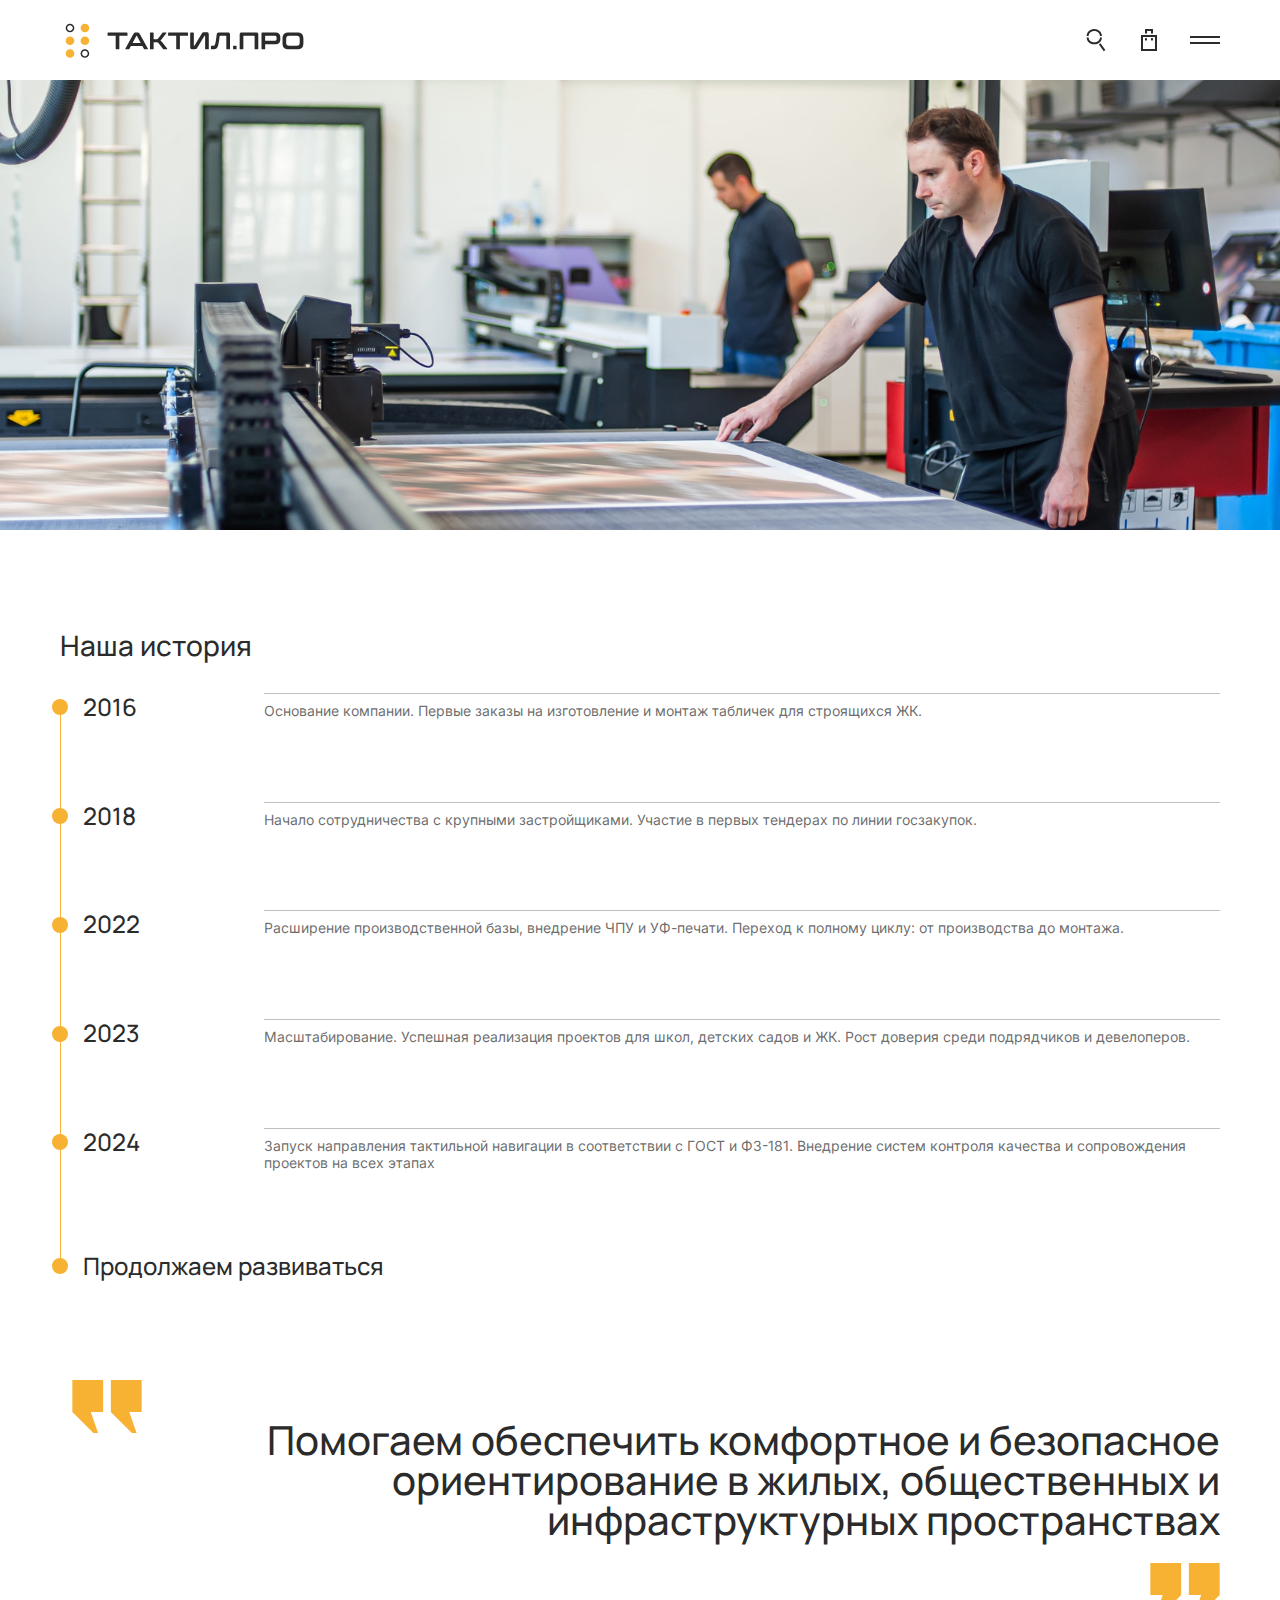
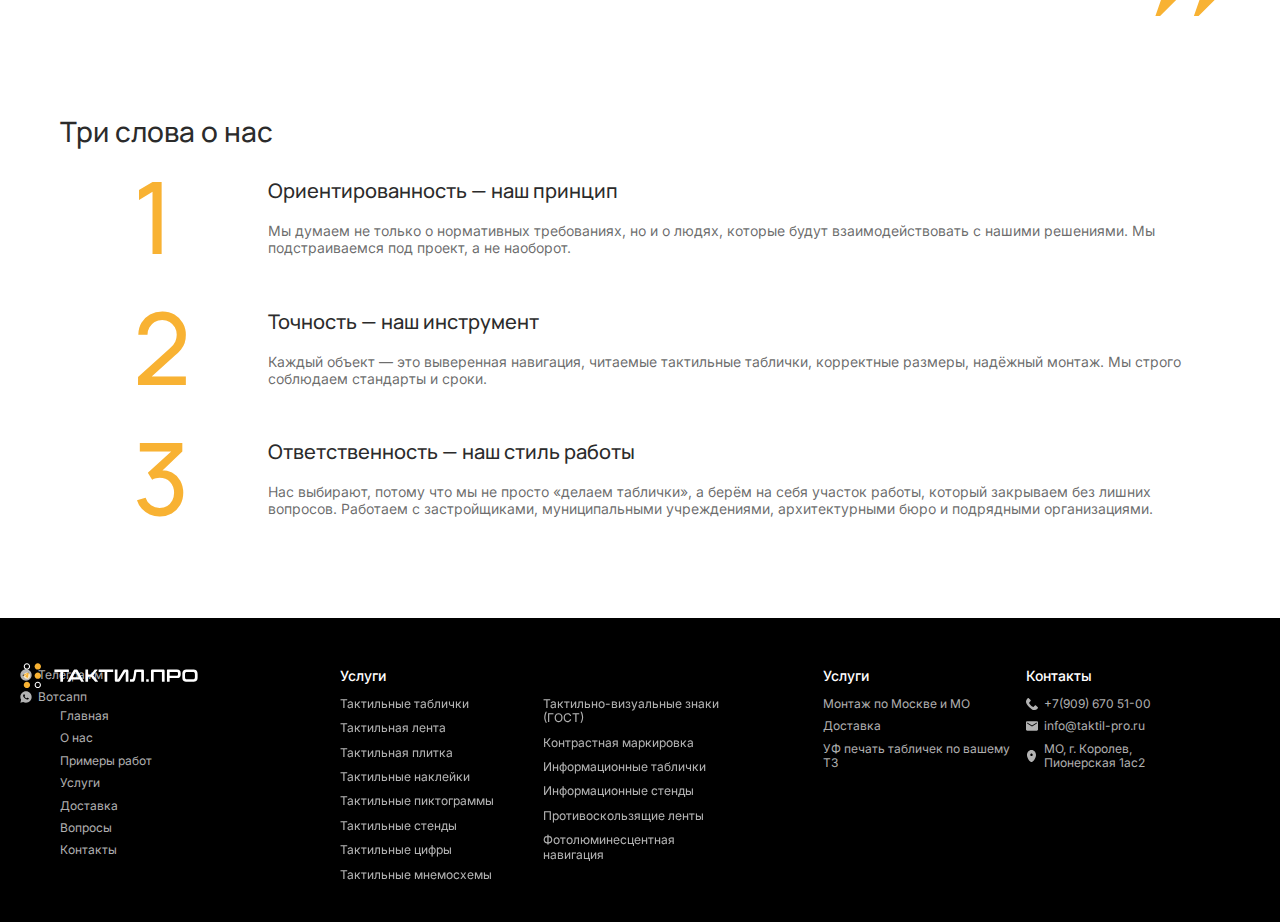
<file: +about.html>
<!DOCTYPE html>
<html lang="ru">
	<head>
		<meta http-equiv="Content-Type" content="text/html; charset=utf-8">

		<!-- Adapting the page for mobile devices -->
		<meta name="viewport" content="width=device-width, initial-scale=1, maximum-scale=1">

		<!-- Prohibition of phone number recognition -->
		<meta name="format-detection" content="telephone=no">
		<meta name="SKYPE_TOOLBAR" content ="SKYPE_TOOLBAR_PARSER_COMPATIBLE">

		<!-- Page title -->
		<title>Заголовок страницы</title>

		<!-- Meta description -->
		<meta name="description" content="">

		<!-- Meta Keywords -->
		<meta name="keywords" content="">

		<!-- Changing the color of the mobile browser panel -->
		<meta name="msapplication-TileColor" content="#000000">
		<meta name="theme-color" content="#000000">

		<!-- Connecting fonts from Google -->
		<link rel="preconnect" href="https://fonts.googleapis.com">
		<link rel="preconnect" href="https://fonts.gstatic.com" crossorigin>
		<link href="https://fonts.googleapis.com/css2?family=Inter:ital,opsz,wght@0,14..32,100..900;1,14..32,100..900&family=Manrope:wght@200..800&display=swap" rel="stylesheet">

		<!-- Connecting style files -->
		<link rel="stylesheet" href="css/swiper-bundle.min.css">
		<link rel="stylesheet" href="css/swiper.css">
		<link rel="stylesheet" href="css/fancybox.css">
		<link rel="stylesheet" href="css/ion.rangeSlider.css">
		<link rel="stylesheet" href="css/styles.css">

		<link rel="stylesheet" href="css/response_1899.css" media="print, (max-width: 1899px)">
		<link rel="stylesheet" href="css/response_1379.css" media="print, (max-width: 1379px)">
		<link rel="stylesheet" href="css/response_639.css" media="print, (max-width: 639px)">
	</head>

	<body>
		<div class="wrap">
			<div class="main">
				<header>
					<div class="cont row">
						<div class="catalog modal_cont">
							<button class="btn mini_modal_btn" data-modal-id="#catalog_modal">
								<span>Каталог</span>
								<svg class="icon"><use xlink:href="images/sprite.svg#ic_delete"></use></svg>
							</button>

							<div class="mini_modal" id="catalog_modal">
								<div class="cont">
									<div class="row">
										<a href="/" class="category">
											<div class="name">Тактильные таблички</div>

											<svg class="arrow"><use xlink:href="images/sprite.svg#ic_arrow_hor"></use></svg>

											<picture class="thumb">
												<img src="images/tmp/category_thumb.png" alt="" loading="lazy">
												<img src="images/tmp/category_thumb_h.png" alt="" loading="lazy">
											</picture>
										</a>

										<a href="/" class="category">
											<div class="name">Тактильная лента</div>

											<svg class="arrow"><use xlink:href="images/sprite.svg#ic_arrow_hor"></use></svg>

											<picture class="thumb">
												<img src="images/tmp/category_thumb2.png" alt="" loading="lazy">
												<img src="images/tmp/category_thumb2_h.png" alt="" loading="lazy">
											</picture>
										</a>

										<a href="/" class="category">
											<div class="name">Тактильная плитка</div>

											<svg class="arrow"><use xlink:href="images/sprite.svg#ic_arrow_hor"></use></svg>

											<picture class="thumb">
												<img src="images/tmp/category_thumb3.png" alt="" loading="lazy">
												<img src="images/tmp/category_thumb3_h.png" alt="" loading="lazy">
											</picture>
										</a>

										<a href="/" class="category">
											<div class="name">Тактильные наклейки</div>

											<svg class="arrow"><use xlink:href="images/sprite.svg#ic_arrow_hor"></use></svg>

											<picture class="thumb">
												<img src="images/tmp/category_thumb4.png" alt="" loading="lazy">
												<img src="images/tmp/category_thumb4_h.png" alt="" loading="lazy">
											</picture>
										</a>

										<a href="/" class="category">
											<div class="name">Тактильные пиктограммы</div>

											<svg class="arrow"><use xlink:href="images/sprite.svg#ic_arrow_hor"></use></svg>

											<picture class="thumb">
												<img src="images/tmp/category_thumb5.png" alt="" loading="lazy">
												<img src="images/tmp/category_thumb5_h.png" alt="" loading="lazy">
											</picture>
										</a>

										<a href="/" class="category">
											<div class="name">Тактильные стенды</div>

											<svg class="arrow"><use xlink:href="images/sprite.svg#ic_arrow_hor"></use></svg>

											<picture class="thumb">
												<img src="images/tmp/category_thumb6.png" alt="" loading="lazy">
												<img src="images/tmp/category_thumb6_h.png" alt="" loading="lazy">
											</picture>
										</a>

										<a href="/" class="category">
											<div class="name">Тактильные цифры</div>

											<svg class="arrow"><use xlink:href="images/sprite.svg#ic_arrow_hor"></use></svg>

											<picture class="thumb">
												<img src="images/tmp/category_thumb7.png" alt="" loading="lazy">
												<img src="images/tmp/category_thumb7_h.png" alt="" loading="lazy">
											</picture>
										</a>

										<a href="/" class="category">
											<div class="name">Тактильные мнемосхемы</div>

											<svg class="arrow"><use xlink:href="images/sprite.svg#ic_arrow_hor"></use></svg>

											<picture class="thumb">
												<img src="images/tmp/category_thumb8.png" alt="" loading="lazy">
												<img src="images/tmp/category_thumb8_h.png" alt="" loading="lazy">
											</picture>
										</a>

										<a href="/" class="category">
											<div class="name">Тактильно-визуальные знаки (ГОСТ)</div>

											<svg class="arrow"><use xlink:href="images/sprite.svg#ic_arrow_hor"></use></svg>

											<picture class="thumb">
												<img src="images/tmp/category_thumb9.png" alt="" loading="lazy">
												<img src="images/tmp/category_thumb9_h.png" alt="" loading="lazy">
											</picture>
										</a>

										<a href="/" class="category">
											<div class="name">Контрастная маркировка</div>

											<svg class="arrow"><use xlink:href="images/sprite.svg#ic_arrow_hor"></use></svg>

											<picture class="thumb">
												<img src="images/tmp/category_thumb10.png" alt="" loading="lazy">
												<img src="images/tmp/category_thumb10_h.png" alt="" loading="lazy">
											</picture>
										</a>

										<a href="/" class="category">
											<div class="name">Информационные таблички</div>

											<svg class="arrow"><use xlink:href="images/sprite.svg#ic_arrow_hor"></use></svg>

											<picture class="thumb">
												<img src="images/tmp/category_thumb11.png" alt="" loading="lazy">
												<img src="images/tmp/category_thumb11_h.png" alt="" loading="lazy">
											</picture>
										</a>

										<a href="/" class="category">
											<div class="name">Информационные стенды</div>

											<svg class="arrow"><use xlink:href="images/sprite.svg#ic_arrow_hor"></use></svg>

											<picture class="thumb">
												<img src="images/tmp/category_thumb12.png" alt="" loading="lazy">
												<img src="images/tmp/category_thumb12_h.png" alt="" loading="lazy">
											</picture>
										</a>

										<a href="/" class="category">
											<div class="name">Противоскользящие ленты</div>

											<svg class="arrow"><use xlink:href="images/sprite.svg#ic_arrow_hor"></use></svg>

											<picture class="thumb">
												<img src="images/tmp/category_thumb13.png" alt="" loading="lazy">
												<img src="images/tmp/category_thumb13_h.png" alt="" loading="lazy">
											</picture>
										</a>

										<a href="/" class="category">
											<div class="name">Фотолюминесцентная навигация</div>

											<svg class="arrow"><use xlink:href="images/sprite.svg#ic_arrow_hor"></use></svg>

											<picture class="thumb">
												<img src="images/tmp/category_thumb14.png" alt="" loading="lazy">
												<img src="images/tmp/category_thumb14_h.png" alt="" loading="lazy">
											</picture>
										</a>
									</div>
								</div>
							</div>
						</div>

						<a href="/" class="logo">
							<img src="images/logo.svg" alt="">
						</a>

						<div class="links">
							<div><a href="/">О нас</a></div>

							<div><a href="/">Наши работы</a></div>

							<div><a href="/">Услуги</a></div>
						</div>

						<div class="links">
							<div><a href="/">Доставка</a></div>

							<div><a href="/">Вопросы</a></div>

							<div><a href="/">Контакты</a></div>
						</div>

						<div class="col_right">
							<div class="contacts">
								<div class="phone">
									<a href="tel:+7(909) 670 51-00">
										<svg class="icon"><use xlink:href="images/sprite.svg#ic_phone"></use></svg>
										<span>+7(909) 670 51-00</span>
									</a>
								</div>

								<div class="email">
									<a href="mailto:info@taktil-pro.ru">
										<svg class="icon"><use xlink:href="images/sprite.svg#ic_email"></use></svg>
										<span>info@taktil-pro.ru</span>
									</a>
								</div>
							</div>

							<form action="" class="search">
								<input type="text" name="" value="" class="input" placeholder="Поиск">

								<button type="submit" class="submit_btn"><svg class="icon"><use xlink:href="images/sprite.svg#ic_search"></use></svg></button>
							</form>

							<div class="cart_link">
								<a href="/" class="link">
									<svg class="icon"><use xlink:href="images/sprite.svg#ic_cart"></use></svg>
								</a>
							</div>
						</div>
					</div>
				</header>


				<section class="mob_header">
					<div class="cont row">
						<a href="/" class="logo">
							<img src="images/logo.svg" alt="">
						</a>

						<div class="search modal_cont">
							<button class="btn mini_modal_btn" data-modal-id="#search_modal">
								<svg class="icon"><use xlink:href="images/sprite.svg#ic_search"></use></svg>
							</button>

							<div class="mini_modal" id="search_modal">
								<form action="">
									<input type="text" name="" value="" class="input">

									<button type="submit" class="submit_btn">
										<svg class="icon"><use xlink:href="images/sprite.svg#ic_search"></use></svg>
									</button>
								</form>
							</div>
						</div>

						<div class="cart_link">
							<a href="/" class="link">
								<svg class="icon"><use xlink:href="images/sprite.svg#ic_cart"></use></svg>
							</a>
						</div>

						<button class="menu_btn">
							<svg class="icon"><use xlink:href="images/sprite.svg#ic_menu"></use></svg>
						</button>
					</div>
				</section>


				<section class="mob_menu">
					<div class="cont">
						<div class="head">
							<div class="title">Меню</div>

							<button class="close_btn">
								<svg class="icon"><use xlink:href="images/sprite.svg#ic_delete"></use></svg>
							</button>
						</div>

						<div class="catalog_block">
							<div class="title">Каталог</div>

							<div class="row">
								<a href="/" class="category">
									<div class="name">Тактильные таблички</div>

									<div class="arrow">
										<svg class="icon"><use xlink:href="images/sprite.svg#ic_arr_hor"></use></svg>
									</div>

									<picture class="thumb">
										<img src="images/tmp/category_thumb.png" alt="" loading="lazy">
										<img src="images/tmp/category_thumb_h.png" alt="" loading="lazy">
									</picture>
								</a>

								<a href="/" class="category">
									<div class="name">Тактильная лента</div>

									<div class="arrow">
										<svg class="icon"><use xlink:href="images/sprite.svg#ic_arr_hor"></use></svg>
									</div>

									<picture class="thumb">
										<img src="images/tmp/category_thumb2.png" alt="" loading="lazy">
										<img src="images/tmp/category_thumb2_h.png" alt="" loading="lazy">
									</picture>
								</a>

								<a href="/" class="category">
									<div class="name">Тактильная плитка</div>

									<div class="arrow">
										<svg class="icon"><use xlink:href="images/sprite.svg#ic_arr_hor"></use></svg>
									</div>

									<picture class="thumb">
										<img src="images/tmp/category_thumb3.png" alt="" loading="lazy">
										<img src="images/tmp/category_thumb3_h.png" alt="" loading="lazy">
									</picture>
								</a>

								<a href="/" class="category">
									<div class="name">Тактильные наклейки</div>

									<div class="arrow">
										<svg class="icon"><use xlink:href="images/sprite.svg#ic_arr_hor"></use></svg>
									</div>

									<picture class="thumb">
										<img src="images/tmp/category_thumb4.png" alt="" loading="lazy">
										<img src="images/tmp/category_thumb4_h.png" alt="" loading="lazy">
									</picture>
								</a>

								<a href="/" class="category">
									<div class="name">Тактильные пиктограммы</div>

									<div class="arrow">
										<svg class="icon"><use xlink:href="images/sprite.svg#ic_arr_hor"></use></svg>
									</div>

									<picture class="thumb">
										<img src="images/tmp/category_thumb5.png" alt="" loading="lazy">
										<img src="images/tmp/category_thumb5_h.png" alt="" loading="lazy">
									</picture>
								</a>

								<a href="/" class="category">
									<div class="name">Тактильные стенды</div>

									<div class="arrow">
										<svg class="icon"><use xlink:href="images/sprite.svg#ic_arr_hor"></use></svg>
									</div>

									<picture class="thumb">
										<img src="images/tmp/category_thumb6.png" alt="" loading="lazy">
										<img src="images/tmp/category_thumb6_h.png" alt="" loading="lazy">
									</picture>
								</a>

								<a href="/" class="category">
									<div class="name">Тактильные цифры</div>

									<div class="arrow">
										<svg class="icon"><use xlink:href="images/sprite.svg#ic_arr_hor"></use></svg>
									</div>

									<picture class="thumb">
										<img src="images/tmp/category_thumb7.png" alt="" loading="lazy">
										<img src="images/tmp/category_thumb7_h.png" alt="" loading="lazy">
									</picture>
								</a>

								<a href="/" class="category">
									<div class="name">Тактильные мнемосхемы</div>

									<div class="arrow">
										<svg class="icon"><use xlink:href="images/sprite.svg#ic_arr_hor"></use></svg>
									</div>

									<picture class="thumb">
										<img src="images/tmp/category_thumb8.png" alt="" loading="lazy">
										<img src="images/tmp/category_thumb8_h.png" alt="" loading="lazy">
									</picture>
								</a>

								<a href="/" class="category">
									<div class="name">Тактильно-визуальные знаки (ГОСТ)</div>

									<div class="arrow">
										<svg class="icon"><use xlink:href="images/sprite.svg#ic_arr_hor"></use></svg>
									</div>

									<picture class="thumb">
										<img src="images/tmp/category_thumb9.png" alt="" loading="lazy">
										<img src="images/tmp/category_thumb9_h.png" alt="" loading="lazy">
									</picture>
								</a>

								<a href="/" class="category">
									<div class="name">Контрастная маркировка</div>

									<div class="arrow">
										<svg class="icon"><use xlink:href="images/sprite.svg#ic_arr_hor"></use></svg>
									</div>

									<picture class="thumb">
										<img src="images/tmp/category_thumb10.png" alt="" loading="lazy">
										<img src="images/tmp/category_thumb10_h.png" alt="" loading="lazy">
									</picture>
								</a>

								<a href="/" class="category">
									<div class="name">Информационные таблички</div>

									<div class="arrow">
										<svg class="icon"><use xlink:href="images/sprite.svg#ic_arr_hor"></use></svg>
									</div>

									<picture class="thumb">
										<img src="images/tmp/category_thumb11.png" alt="" loading="lazy">
										<img src="images/tmp/category_thumb11_h.png" alt="" loading="lazy">
									</picture>
								</a>

								<a href="/" class="category">
									<div class="name">Информационные стенды</div>

									<div class="arrow">
										<svg class="icon"><use xlink:href="images/sprite.svg#ic_arr_hor"></use></svg>
									</div>

									<picture class="thumb">
										<img src="images/tmp/category_thumb12.png" alt="" loading="lazy">
										<img src="images/tmp/category_thumb12_h.png" alt="" loading="lazy">
									</picture>
								</a>

								<a href="/" class="category">
									<div class="name">Противоскользящие ленты</div>

									<div class="arrow">
										<svg class="icon"><use xlink:href="images/sprite.svg#ic_arr_hor"></use></svg>
									</div>

									<picture class="thumb">
										<img src="images/tmp/category_thumb13.png" alt="" loading="lazy">
										<img src="images/tmp/category_thumb13_h.png" alt="" loading="lazy">
									</picture>
								</a>

								<a href="/" class="category">
									<div class="name">Фотолюминесцентная навигация</div>

									<div class="arrow">
										<svg class="icon"><use xlink:href="images/sprite.svg#ic_arr_hor"></use></svg>
									</div>

									<picture class="thumb">
										<img src="images/tmp/category_thumb14.png" alt="" loading="lazy">
										<img src="images/tmp/category_thumb14_h.png" alt="" loading="lazy">
									</picture>
								</a>
							</div>
						</div>

						<div class="links">
							<div><a href="/">О нас</a></div>

							<div><a href="/"></a>Наши работы</a></div>

							<div><a href="/"></a>Услуги</a></div>

							<div><a href="/"></a>Доставка</a></div>

							<div><a href="/"></a>Вопросы</a></div>

							<div><a href="/"></a>Контакты</a></div>

							<div><a href="/"></a>На главную</a></div>
						</div>
					</div>
				</section>


				<section class="about_image block">
					<picture class="image">
						<img src="images/tmp/about_image.jpg" alt="" loading="lazy">
					</picture>
				</section>


				<section class="history block">
					<div class="cont row">
						<div class="block_title">Наша история</div>

						<div class="data">
							<div class="item">
								<div class="year">2016</div>

								<div class="desc">Основание компании. Первые заказы на изготовление и монтаж табличек для строящихся ЖК.</div>
							</div>

							<div class="item">
								<div class="year">2018</div>

								<div class="desc">Начало сотрудничества с крупными застройщиками. Участие в первых тендерах по линии госзакупок.</div>
							</div>

							<div class="item">
								<div class="year">2022</div>

								<div class="desc">Расширение производственной базы, внедрение ЧПУ и УФ-печати. Переход к полному циклу: от производства до монтажа.</div>
							</div>

							<div class="item">
								<div class="year">2023</div>

								<div class="desc">Масштабирование. Успешная реализация проектов для школ, детских садов и ЖК. Рост доверия среди подрядчиков и девелоперов.</div>
							</div>

							<div class="item">
								<div class="year">2024</div>

								<div class="desc">Запуск направления тактильной навигации в соответствии с ГОСТ и ФЗ-181. Внедрение систем контроля качества и сопровождения проектов на всех этапах</div>
							</div>

							<div class="item">
								<div class="year">Продолжаем развиваться</div>
							</div>
						</div>
					</div>
				</section>


				<section class="big_quote block">
					<div class="cont">
						<div class="text">
							<span>Помогаем обеспечить комфортное</span> и безопасное ориентирование в жилых, общественных  и инфраструктурных  пространствах
						</div>
					</div>
				</section>


				<section class="about_us block">
					<div class="cont row">
						<div class="block_title">Три слова о нас </div>

						<div class="data">
							<div class="item">
								<div class="title">Ориентированность — наш принцип</div>

								<div class="desc">Мы думаем не только о нормативных требованиях, но и о людях, которые будут взаимодействовать с нашими решениями. Мы подстраиваемся под проект, а не наоборот.</div>
							</div>

							<div class="item">
								<div class="title">Точность  — наш инструмент</div>

								<div class="desc">Каждый объект — это выверенная навигация, читаемые тактильные таблички, корректные размеры, надёжный монтаж. Мы строго соблюдаем стандарты и сроки.</div>
							</div>

							<div class="item">
								<div class="title">Ответственность — наш стиль работы</div>

								<div class="desc">Нас выбирают, потому что мы не просто «делаем таблички», а берём на себя участок работы, который закрываем без лишних вопросов. Работаем с застройщиками, муниципальными учреждениями, архитектурными бюро и подрядными организациями.</div>
							</div>
						</div>
					</div>
				</section>
			</div>


			<footer>
				<div class="cont row">
					<div class="col_left">
						<div class="logo">
							<img src="images/logo_white.svg" alt="">
						</div>

						<div class="catalog modal_cont">
							<button class="btn mini_modal_btn" data-modal-id="#catalog_modal">
								<span>Показать каталог</span>
								<svg class="icon"><use xlink:href="images/sprite.svg#ic_arrow_hor"></use></svg>
							</button>
						</div>
					</div>

					<div class="links">
						<div class="title mob_hide">Навигация</div>

						<div class="items">
							<div><a href="/">Главная</a></div>

							<div><a href="/">О нас</a></div>

							<div><a href="/">Примеры работ</a></div>

							<div><a href="/">Услуги</a></div>

							<div><a href="/">Доставка</a></div>

							<div><a href="/">Вопросы</a></div>

							<div><a href="/">Контакты</a></div>
						</div>
					</div>

					<div class="links">
						<div class="title">Услуги</div>

						<div class="items columns">
							<div><a href="/">Тактильные таблички</a></div>

							<div><a href="/">Тактильная лента</a></div>

							<div><a href="/">Тактильная плитка</a></div>

							<div><a href="/">Тактильные наклейки</a></div>

							<div><a href="/">Тактильные пиктограммы</a></div>

							<div><a href="/">Тактильные стенды</a></div>

							<div><a href="/">Тактильные цифры</a></div>

							<div><a href="/">Тактильные мнемосхемы</a></div>

							<div><a href="/">Тактильно-визуальные знаки (ГОСТ)</a></div>

							<div><a href="/">Контрастная маркировка</a></div>

							<div><a href="/">Информационные таблички</a></div>

							<div><a href="/">Информационные стенды</a></div>

							<div><a href="/">Противоскользящие ленты</a></div>

							<div><a href="/">Фотолюминесцентная навигация</a></div>
						</div>
					</div>

					<div class="links">
						<div class="title">Услуги</div>

						<div class="items">
							<div><a href="/">Монтаж по Москве и МО</a></div>

							<div><a href="/">Доставка</a></div>

							<div><a href="/">УФ печать табличек по вашему ТЗ</a></div>
						</div>
					</div>

					<div class="contacts">
						<div class="title">Контакты</div>

						<div class="item messengers">
							<div>
								<a href="/" target="_blank" rel="noopener nofollow">
									<svg class="icon"><use xlink:href="images/sprite.svg#ic_tg"></use></svg>
									<span>Телеграмм</span>
								</a>
							</div>

							<div>
								<a href="/" target="_blank" rel="noopener nofollow">
									<svg class="icon"><use xlink:href="images/sprite.svg#ic_whatsapp"></use></svg>
									<span>Вотсапп</span>
								</a>
							</div>
						</div>

						<div class="item phone">
							<svg class="icon"><use xlink:href="images/sprite.svg#ic_phone"></use></svg>

							<div>
								<div><a href="tel:+7(909) 670 51-00">+7(909) 670 51-00</a></div>
							</div>
						</div>

						<div class="item email">
							<svg class="icon"><use xlink:href="images/sprite.svg#ic_email"></use></svg>

							<div>
								<div><a href="mailto:info@taktil-pro.ru">info@taktil-pro.ru</a></div>
							</div>
						</div>

						<div class="item location">
							<svg class="icon"><use xlink:href="images/sprite.svg#ic_location"></use></svg>

							<div>МО, г. Королев,<br> Пионерская 1ас2 </div>
						</div>
					</div>
				</div>
			</footer>
		</div>


		<!-- Connecting javascript files -->
		<script src="js/jquery-3.6.3.min.js"></script>
		<script src="js/functions.js"></script>
		<script src="js/swiper-bundle.min.js"></script>
		<script src="js/fancybox.js"></script>
		<script src="js/imask.js"></script>
		<script src="js/ion.rangeSlider.min.js"></script>
		<script src="js/scripts.js"></script>
	</body>
</html>
</file>
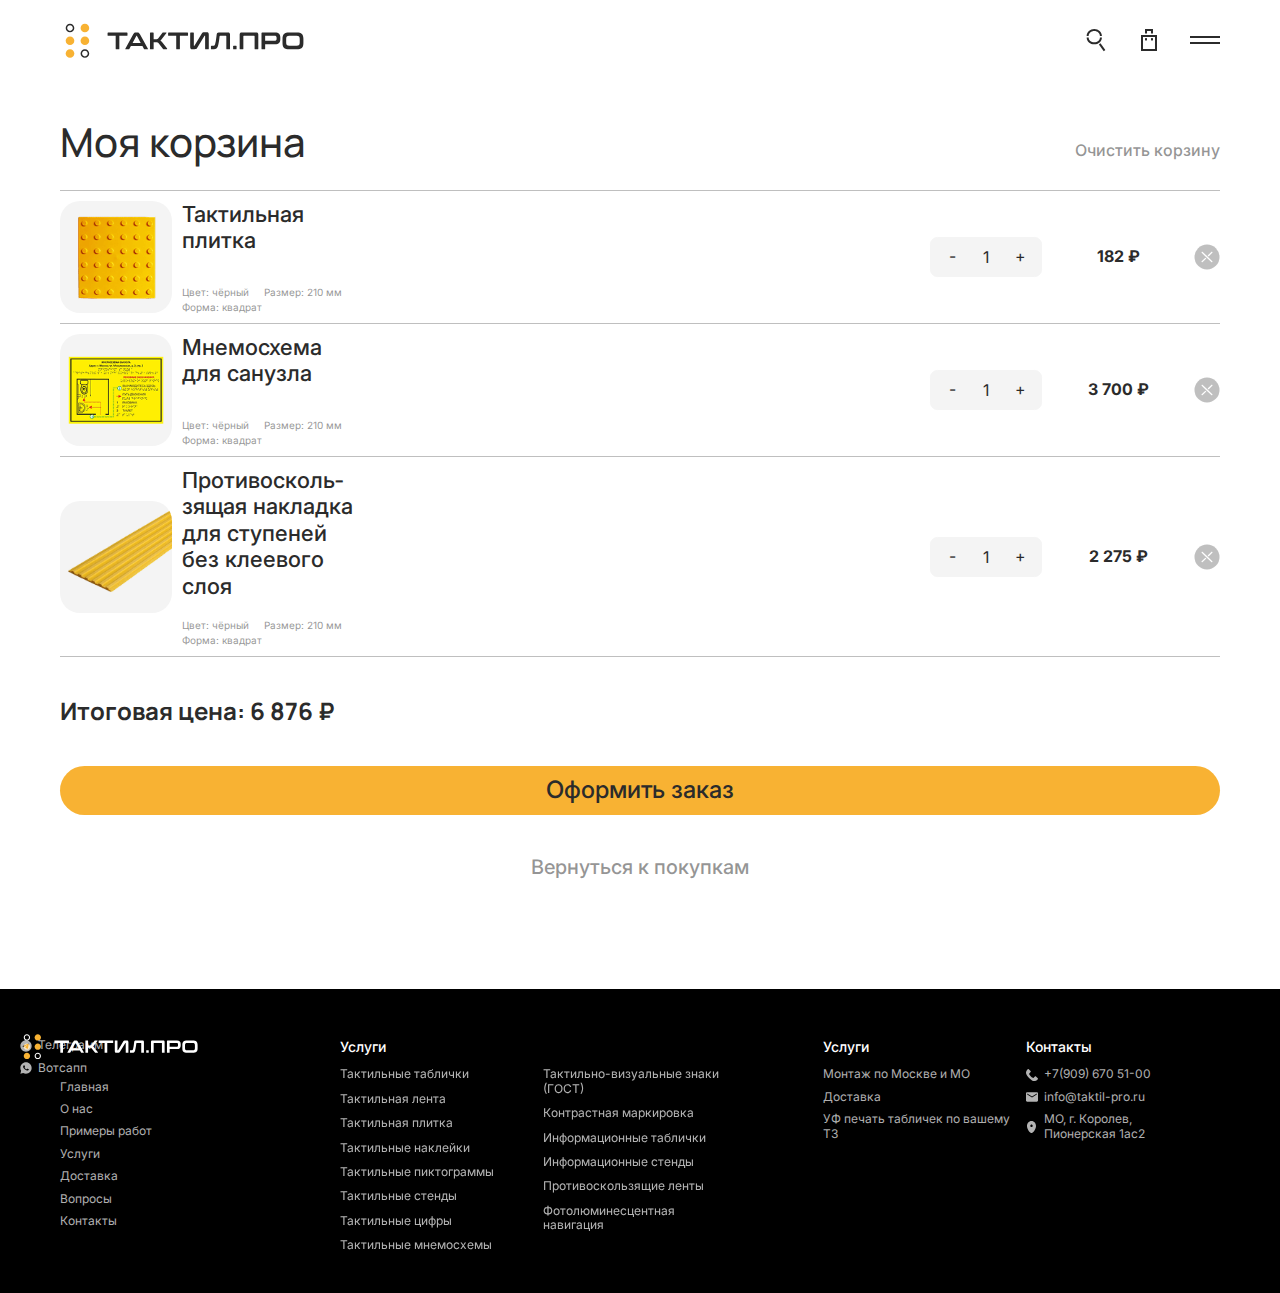
<file: +cart.html>
<!DOCTYPE html>
<html lang="ru">
	<head>
		<meta http-equiv="Content-Type" content="text/html; charset=utf-8">

		<!-- Adapting the page for mobile devices -->
		<meta name="viewport" content="width=device-width, initial-scale=1, maximum-scale=1">

		<!-- Prohibition of phone number recognition -->
		<meta name="format-detection" content="telephone=no">
		<meta name="SKYPE_TOOLBAR" content ="SKYPE_TOOLBAR_PARSER_COMPATIBLE">

		<!-- Page title -->
		<title>Заголовок страницы</title>

		<!-- Meta description -->
		<meta name="description" content="">

		<!-- Meta Keywords -->
		<meta name="keywords" content="">

		<!-- Changing the color of the mobile browser panel -->
		<meta name="msapplication-TileColor" content="#000000">
		<meta name="theme-color" content="#000000">

		<!-- Connecting fonts from Google -->
		<link rel="preconnect" href="https://fonts.googleapis.com">
		<link rel="preconnect" href="https://fonts.gstatic.com" crossorigin>
		<link href="https://fonts.googleapis.com/css2?family=Inter:ital,opsz,wght@0,14..32,100..900;1,14..32,100..900&family=Manrope:wght@200..800&display=swap" rel="stylesheet">

		<!-- Connecting style files -->
		<link rel="stylesheet" href="css/swiper-bundle.min.css">
		<link rel="stylesheet" href="css/swiper.css">
		<link rel="stylesheet" href="css/fancybox.css">
		<link rel="stylesheet" href="css/ion.rangeSlider.css">
		<link rel="stylesheet" href="css/styles.css">

		<link rel="stylesheet" href="css/response_1899.css" media="print, (max-width: 1899px)">
		<link rel="stylesheet" href="css/response_1379.css" media="print, (max-width: 1379px)">
		<link rel="stylesheet" href="css/response_639.css" media="print, (max-width: 639px)">
	</head>

	<body>
		<div class="wrap">
			<div class="main">
				<header>
					<div class="cont row">
						<div class="catalog modal_cont">
							<button class="btn mini_modal_btn" data-modal-id="#catalog_modal">
								<span>Каталог</span>
								<svg class="icon"><use xlink:href="images/sprite.svg#ic_delete"></use></svg>
							</button>

							<div class="mini_modal" id="catalog_modal">
								<div class="cont">
									<div class="row">
										<a href="/" class="category">
											<div class="name">Тактильные таблички</div>

											<svg class="arrow"><use xlink:href="images/sprite.svg#ic_arrow_hor"></use></svg>

											<picture class="thumb">
												<img src="images/tmp/category_thumb.png" alt="" loading="lazy">
												<img src="images/tmp/category_thumb_h.png" alt="" loading="lazy">
											</picture>
										</a>

										<a href="/" class="category">
											<div class="name">Тактильная лента</div>

											<svg class="arrow"><use xlink:href="images/sprite.svg#ic_arrow_hor"></use></svg>

											<picture class="thumb">
												<img src="images/tmp/category_thumb2.png" alt="" loading="lazy">
												<img src="images/tmp/category_thumb2_h.png" alt="" loading="lazy">
											</picture>
										</a>

										<a href="/" class="category">
											<div class="name">Тактильная плитка</div>

											<svg class="arrow"><use xlink:href="images/sprite.svg#ic_arrow_hor"></use></svg>

											<picture class="thumb">
												<img src="images/tmp/category_thumb3.png" alt="" loading="lazy">
												<img src="images/tmp/category_thumb3_h.png" alt="" loading="lazy">
											</picture>
										</a>

										<a href="/" class="category">
											<div class="name">Тактильные наклейки</div>

											<svg class="arrow"><use xlink:href="images/sprite.svg#ic_arrow_hor"></use></svg>

											<picture class="thumb">
												<img src="images/tmp/category_thumb4.png" alt="" loading="lazy">
												<img src="images/tmp/category_thumb4_h.png" alt="" loading="lazy">
											</picture>
										</a>

										<a href="/" class="category">
											<div class="name">Тактильные пиктограммы</div>

											<svg class="arrow"><use xlink:href="images/sprite.svg#ic_arrow_hor"></use></svg>

											<picture class="thumb">
												<img src="images/tmp/category_thumb5.png" alt="" loading="lazy">
												<img src="images/tmp/category_thumb5_h.png" alt="" loading="lazy">
											</picture>
										</a>

										<a href="/" class="category">
											<div class="name">Тактильные стенды</div>

											<svg class="arrow"><use xlink:href="images/sprite.svg#ic_arrow_hor"></use></svg>

											<picture class="thumb">
												<img src="images/tmp/category_thumb6.png" alt="" loading="lazy">
												<img src="images/tmp/category_thumb6_h.png" alt="" loading="lazy">
											</picture>
										</a>

										<a href="/" class="category">
											<div class="name">Тактильные цифры</div>

											<svg class="arrow"><use xlink:href="images/sprite.svg#ic_arrow_hor"></use></svg>

											<picture class="thumb">
												<img src="images/tmp/category_thumb7.png" alt="" loading="lazy">
												<img src="images/tmp/category_thumb7_h.png" alt="" loading="lazy">
											</picture>
										</a>

										<a href="/" class="category">
											<div class="name">Тактильные мнемосхемы</div>

											<svg class="arrow"><use xlink:href="images/sprite.svg#ic_arrow_hor"></use></svg>

											<picture class="thumb">
												<img src="images/tmp/category_thumb8.png" alt="" loading="lazy">
												<img src="images/tmp/category_thumb8_h.png" alt="" loading="lazy">
											</picture>
										</a>

										<a href="/" class="category">
											<div class="name">Тактильно-визуальные знаки (ГОСТ)</div>

											<svg class="arrow"><use xlink:href="images/sprite.svg#ic_arrow_hor"></use></svg>

											<picture class="thumb">
												<img src="images/tmp/category_thumb9.png" alt="" loading="lazy">
												<img src="images/tmp/category_thumb9_h.png" alt="" loading="lazy">
											</picture>
										</a>

										<a href="/" class="category">
											<div class="name">Контрастная маркировка</div>

											<svg class="arrow"><use xlink:href="images/sprite.svg#ic_arrow_hor"></use></svg>

											<picture class="thumb">
												<img src="images/tmp/category_thumb10.png" alt="" loading="lazy">
												<img src="images/tmp/category_thumb10_h.png" alt="" loading="lazy">
											</picture>
										</a>

										<a href="/" class="category">
											<div class="name">Информационные таблички</div>

											<svg class="arrow"><use xlink:href="images/sprite.svg#ic_arrow_hor"></use></svg>

											<picture class="thumb">
												<img src="images/tmp/category_thumb11.png" alt="" loading="lazy">
												<img src="images/tmp/category_thumb11_h.png" alt="" loading="lazy">
											</picture>
										</a>

										<a href="/" class="category">
											<div class="name">Информационные стенды</div>

											<svg class="arrow"><use xlink:href="images/sprite.svg#ic_arrow_hor"></use></svg>

											<picture class="thumb">
												<img src="images/tmp/category_thumb12.png" alt="" loading="lazy">
												<img src="images/tmp/category_thumb12_h.png" alt="" loading="lazy">
											</picture>
										</a>

										<a href="/" class="category">
											<div class="name">Противоскользящие ленты</div>

											<svg class="arrow"><use xlink:href="images/sprite.svg#ic_arrow_hor"></use></svg>

											<picture class="thumb">
												<img src="images/tmp/category_thumb13.png" alt="" loading="lazy">
												<img src="images/tmp/category_thumb13_h.png" alt="" loading="lazy">
											</picture>
										</a>

										<a href="/" class="category">
											<div class="name">Фотолюминесцентная навигация</div>

											<svg class="arrow"><use xlink:href="images/sprite.svg#ic_arrow_hor"></use></svg>

											<picture class="thumb">
												<img src="images/tmp/category_thumb14.png" alt="" loading="lazy">
												<img src="images/tmp/category_thumb14_h.png" alt="" loading="lazy">
											</picture>
										</a>
									</div>
								</div>
							</div>
						</div>

						<a href="/" class="logo">
							<img src="images/logo.svg" alt="">
						</a>

						<div class="links">
							<div><a href="/">О нас</a></div>

							<div><a href="/">Наши работы</a></div>

							<div><a href="/">Услуги</a></div>
						</div>

						<div class="links">
							<div><a href="/">Доставка</a></div>

							<div><a href="/">Вопросы</a></div>

							<div><a href="/">Контакты</a></div>
						</div>

						<div class="col_right">
							<div class="contacts">
								<div class="phone">
									<a href="tel:+7(909) 670 51-00">
										<svg class="icon"><use xlink:href="images/sprite.svg#ic_phone"></use></svg>
										<span>+7(909) 670 51-00</span>
									</a>
								</div>

								<div class="email">
									<a href="mailto:info@taktil-pro.ru">
										<svg class="icon"><use xlink:href="images/sprite.svg#ic_email"></use></svg>
										<span>info@taktil-pro.ru</span>
									</a>
								</div>
							</div>

							<form action="" class="search">
								<input type="text" name="" value="" class="input" placeholder="Поиск">

								<button type="submit" class="submit_btn"><svg class="icon"><use xlink:href="images/sprite.svg#ic_search"></use></svg></button>
							</form>

							<div class="cart_link">
								<a href="/" class="link">
									<svg class="icon"><use xlink:href="images/sprite.svg#ic_cart"></use></svg>
								</a>
							</div>
						</div>
					</div>
				</header>


				<section class="mob_header">
					<div class="cont row">
						<a href="/" class="logo">
							<img src="images/logo.svg" alt="">
						</a>

						<div class="search modal_cont">
							<button class="btn mini_modal_btn" data-modal-id="#search_modal">
								<svg class="icon"><use xlink:href="images/sprite.svg#ic_search"></use></svg>
							</button>

							<div class="mini_modal" id="search_modal">
								<form action="">
									<input type="text" name="" value="" class="input">

									<button type="submit" class="submit_btn">
										<svg class="icon"><use xlink:href="images/sprite.svg#ic_search"></use></svg>
									</button>
								</form>
							</div>
						</div>

						<div class="cart_link">
							<a href="/" class="link">
								<svg class="icon"><use xlink:href="images/sprite.svg#ic_cart"></use></svg>
							</a>
						</div>

						<button class="menu_btn">
							<svg class="icon"><use xlink:href="images/sprite.svg#ic_menu"></use></svg>
						</button>
					</div>
				</section>


				<section class="mob_menu">
					<div class="cont">
						<div class="head">
							<div class="title">Меню</div>

							<button class="close_btn">
								<svg class="icon"><use xlink:href="images/sprite.svg#ic_delete"></use></svg>
							</button>
						</div>

						<div class="catalog_block">
							<div class="title">Каталог</div>

							<div class="row">
								<a href="/" class="category">
									<div class="name">Тактильные таблички</div>

									<div class="arrow">
										<svg class="icon"><use xlink:href="images/sprite.svg#ic_arr_hor"></use></svg>
									</div>

									<picture class="thumb">
										<img src="images/tmp/category_thumb.png" alt="" loading="lazy">
										<img src="images/tmp/category_thumb_h.png" alt="" loading="lazy">
									</picture>
								</a>

								<a href="/" class="category">
									<div class="name">Тактильная лента</div>

									<div class="arrow">
										<svg class="icon"><use xlink:href="images/sprite.svg#ic_arr_hor"></use></svg>
									</div>

									<picture class="thumb">
										<img src="images/tmp/category_thumb2.png" alt="" loading="lazy">
										<img src="images/tmp/category_thumb2_h.png" alt="" loading="lazy">
									</picture>
								</a>

								<a href="/" class="category">
									<div class="name">Тактильная плитка</div>

									<div class="arrow">
										<svg class="icon"><use xlink:href="images/sprite.svg#ic_arr_hor"></use></svg>
									</div>

									<picture class="thumb">
										<img src="images/tmp/category_thumb3.png" alt="" loading="lazy">
										<img src="images/tmp/category_thumb3_h.png" alt="" loading="lazy">
									</picture>
								</a>

								<a href="/" class="category">
									<div class="name">Тактильные наклейки</div>

									<div class="arrow">
										<svg class="icon"><use xlink:href="images/sprite.svg#ic_arr_hor"></use></svg>
									</div>

									<picture class="thumb">
										<img src="images/tmp/category_thumb4.png" alt="" loading="lazy">
										<img src="images/tmp/category_thumb4_h.png" alt="" loading="lazy">
									</picture>
								</a>

								<a href="/" class="category">
									<div class="name">Тактильные пиктограммы</div>

									<div class="arrow">
										<svg class="icon"><use xlink:href="images/sprite.svg#ic_arr_hor"></use></svg>
									</div>

									<picture class="thumb">
										<img src="images/tmp/category_thumb5.png" alt="" loading="lazy">
										<img src="images/tmp/category_thumb5_h.png" alt="" loading="lazy">
									</picture>
								</a>

								<a href="/" class="category">
									<div class="name">Тактильные стенды</div>

									<div class="arrow">
										<svg class="icon"><use xlink:href="images/sprite.svg#ic_arr_hor"></use></svg>
									</div>

									<picture class="thumb">
										<img src="images/tmp/category_thumb6.png" alt="" loading="lazy">
										<img src="images/tmp/category_thumb6_h.png" alt="" loading="lazy">
									</picture>
								</a>

								<a href="/" class="category">
									<div class="name">Тактильные цифры</div>

									<div class="arrow">
										<svg class="icon"><use xlink:href="images/sprite.svg#ic_arr_hor"></use></svg>
									</div>

									<picture class="thumb">
										<img src="images/tmp/category_thumb7.png" alt="" loading="lazy">
										<img src="images/tmp/category_thumb7_h.png" alt="" loading="lazy">
									</picture>
								</a>

								<a href="/" class="category">
									<div class="name">Тактильные мнемосхемы</div>

									<div class="arrow">
										<svg class="icon"><use xlink:href="images/sprite.svg#ic_arr_hor"></use></svg>
									</div>

									<picture class="thumb">
										<img src="images/tmp/category_thumb8.png" alt="" loading="lazy">
										<img src="images/tmp/category_thumb8_h.png" alt="" loading="lazy">
									</picture>
								</a>

								<a href="/" class="category">
									<div class="name">Тактильно-визуальные знаки (ГОСТ)</div>

									<div class="arrow">
										<svg class="icon"><use xlink:href="images/sprite.svg#ic_arr_hor"></use></svg>
									</div>

									<picture class="thumb">
										<img src="images/tmp/category_thumb9.png" alt="" loading="lazy">
										<img src="images/tmp/category_thumb9_h.png" alt="" loading="lazy">
									</picture>
								</a>

								<a href="/" class="category">
									<div class="name">Контрастная маркировка</div>

									<div class="arrow">
										<svg class="icon"><use xlink:href="images/sprite.svg#ic_arr_hor"></use></svg>
									</div>

									<picture class="thumb">
										<img src="images/tmp/category_thumb10.png" alt="" loading="lazy">
										<img src="images/tmp/category_thumb10_h.png" alt="" loading="lazy">
									</picture>
								</a>

								<a href="/" class="category">
									<div class="name">Информационные таблички</div>

									<div class="arrow">
										<svg class="icon"><use xlink:href="images/sprite.svg#ic_arr_hor"></use></svg>
									</div>

									<picture class="thumb">
										<img src="images/tmp/category_thumb11.png" alt="" loading="lazy">
										<img src="images/tmp/category_thumb11_h.png" alt="" loading="lazy">
									</picture>
								</a>

								<a href="/" class="category">
									<div class="name">Информационные стенды</div>

									<div class="arrow">
										<svg class="icon"><use xlink:href="images/sprite.svg#ic_arr_hor"></use></svg>
									</div>

									<picture class="thumb">
										<img src="images/tmp/category_thumb12.png" alt="" loading="lazy">
										<img src="images/tmp/category_thumb12_h.png" alt="" loading="lazy">
									</picture>
								</a>

								<a href="/" class="category">
									<div class="name">Противоскользящие ленты</div>

									<div class="arrow">
										<svg class="icon"><use xlink:href="images/sprite.svg#ic_arr_hor"></use></svg>
									</div>

									<picture class="thumb">
										<img src="images/tmp/category_thumb13.png" alt="" loading="lazy">
										<img src="images/tmp/category_thumb13_h.png" alt="" loading="lazy">
									</picture>
								</a>

								<a href="/" class="category">
									<div class="name">Фотолюминесцентная навигация</div>

									<div class="arrow">
										<svg class="icon"><use xlink:href="images/sprite.svg#ic_arr_hor"></use></svg>
									</div>

									<picture class="thumb">
										<img src="images/tmp/category_thumb14.png" alt="" loading="lazy">
										<img src="images/tmp/category_thumb14_h.png" alt="" loading="lazy">
									</picture>
								</a>
							</div>
						</div>

						<div class="links">
							<div><a href="/">О нас</a></div>

							<div><a href="/"></a>Наши работы</a></div>

							<div><a href="/"></a>Услуги</a></div>

							<div><a href="/"></a>Доставка</a></div>

							<div><a href="/"></a>Вопросы</a></div>

							<div><a href="/"></a>Контакты</a></div>

							<div><a href="/"></a>На главную</a></div>
						</div>
					</div>
				</section>


				<section class="page_head">
					<div class="cont">
						<h1 class="page_title middle">Моя корзина</h1>
					</div>
				</section>


				<section class="cart_info block">
					<div class="cont">
						<button class="clear_btn">Очистить<span> корзину</span></button>

						<div class="items">
							<div class="product">
								<a href="/" class="thumb">
									<picture class="image">
										<img src="images/tmp/cart_product_thumb.png" alt="" loading="lazy">
									</picture>
								</a>

								<div class="info">
									<div class="name">
										<a href="/">Тактильная плитка</a>
									</div>

									<div class="features">
										<div>Цвет: чёрный</div>
										<div>Размер: 210 мм</div>
										<div>Форма: квадрат</div>
									</div>
								</div>

								<div class="price">
									<div class="val">182 ₽</div>

									<div class="unit">за 1 шт.</div>
								</div>

								<div class="amount">
									<button type="button" class="btn minus">-</button>

									<input type="text" value="1" class="input" data-minimum="1" data-maximum="99" data-step="1" data-unit="" maxlength="2">

									<button type="button" class="btn plus">+</button>
								</div>

								<div class="price total">
									<div class="val">182 ₽</div>
								</div>

								<div class="delete">
									<button class="btn">
										<svg class="icon"><use xlink:href="images/sprite.svg#ic_delete"></use></svg>
									</button>
								</div>
							</div>

							<div class="product">
								<a href="/" class="thumb">
									<picture class="image">
										<img src="images/tmp/cart_product_thumb2.png" alt="" loading="lazy">
									</picture>
								</a>

								<div class="info">
									<div class="name">
										<a href="/">Мнемосхема для санузла</a>
									</div>

									<div class="features">
										<div>Цвет: чёрный</div>
										<div>Размер: 210 мм</div>
										<div>Форма: квадрат</div>
									</div>
								</div>

								<div class="price">
									<div class="val">3 700 ₽</div>

									<div class="unit">за 1 шт.</div>
								</div>

								<div class="amount">
									<button type="button" class="btn minus">-</button>

									<input type="text" value="1" class="input" data-minimum="1" data-maximum="99" data-step="1" data-unit="" maxlength="2">

									<button type="button" class="btn plus">+</button>
								</div>

								<div class="price total">
									<div class="val">3 700 ₽</div>
								</div>

								<div class="delete">
									<button class="btn">
										<svg class="icon"><use xlink:href="images/sprite.svg#ic_delete"></use></svg>
									</button>
								</div>
							</div>

							<div class="product">
								<a href="/" class="thumb">
									<picture class="image">
										<img src="images/tmp/cart_product_thumb3.png" alt="" loading="lazy">
									</picture>
								</a>

								<div class="info">
									<div class="name">
										<a href="/">Противоскользящая накладка для ступеней без клеевого слоя</a>
									</div>

									<div class="features">
										<div>Цвет: чёрный</div>
										<div>Размер: 210 мм</div>
										<div>Форма: квадрат</div>
									</div>
								</div>

								<div class="price">
									<div class="val">2 275 ₽</div>

									<div class="unit">за 1 шт.</div>
								</div>

								<div class="amount">
									<button type="button" class="btn minus">-</button>

									<input type="text" value="1" class="input" data-minimum="1" data-maximum="99" data-step="1" data-unit="" maxlength="2">

									<button type="button" class="btn plus">+</button>
								</div>

								<div class="price total">
									<div class="val">2 275 ₽</div>
								</div>

								<div class="delete">
									<button class="btn">
										<svg class="icon"><use xlink:href="images/sprite.svg#ic_delete"></use></svg>
									</button>
								</div>
							</div>
						</div>

						<div class="bottom">
							<div class="total_price">Итоговая цена: 6 876 ₽</div>

							<div class="back_link">
								<a href="/" class="link">Вернуться к покупкам</a>
							</div>

							<div class="checkout_link">
								<a href="/" class="link">Оформить заказ</a>
							</div>
						</div>
					</div>
				</section>
			</div>


			<footer>
				<div class="cont row">
					<div class="col_left">
						<div class="logo">
							<img src="images/logo_white.svg" alt="">
						</div>

						<div class="catalog modal_cont">
							<button class="btn mini_modal_btn" data-modal-id="#catalog_modal">
								<span>Показать каталог</span>
								<svg class="icon"><use xlink:href="images/sprite.svg#ic_arrow_hor"></use></svg>
							</button>
						</div>
					</div>

					<div class="links">
						<div class="title mob_hide">Навигация</div>

						<div class="items">
							<div><a href="/">Главная</a></div>

							<div><a href="/">О нас</a></div>

							<div><a href="/">Примеры работ</a></div>

							<div><a href="/">Услуги</a></div>

							<div><a href="/">Доставка</a></div>

							<div><a href="/">Вопросы</a></div>

							<div><a href="/">Контакты</a></div>
						</div>
					</div>

					<div class="links">
						<div class="title">Услуги</div>

						<div class="items columns">
							<div><a href="/">Тактильные таблички</a></div>

							<div><a href="/">Тактильная лента</a></div>

							<div><a href="/">Тактильная плитка</a></div>

							<div><a href="/">Тактильные наклейки</a></div>

							<div><a href="/">Тактильные пиктограммы</a></div>

							<div><a href="/">Тактильные стенды</a></div>

							<div><a href="/">Тактильные цифры</a></div>

							<div><a href="/">Тактильные мнемосхемы</a></div>

							<div><a href="/">Тактильно-визуальные знаки (ГОСТ)</a></div>

							<div><a href="/">Контрастная маркировка</a></div>

							<div><a href="/">Информационные таблички</a></div>

							<div><a href="/">Информационные стенды</a></div>

							<div><a href="/">Противоскользящие ленты</a></div>

							<div><a href="/">Фотолюминесцентная навигация</a></div>
						</div>
					</div>

					<div class="links">
						<div class="title">Услуги</div>

						<div class="items">
							<div><a href="/">Монтаж по Москве и МО</a></div>

							<div><a href="/">Доставка</a></div>

							<div><a href="/">УФ печать табличек по вашему ТЗ</a></div>
						</div>
					</div>

					<div class="contacts">
						<div class="title">Контакты</div>

						<div class="item messengers">
							<div>
								<a href="/" target="_blank" rel="noopener nofollow">
									<svg class="icon"><use xlink:href="images/sprite.svg#ic_tg"></use></svg>
									<span>Телеграмм</span>
								</a>
							</div>

							<div>
								<a href="/" target="_blank" rel="noopener nofollow">
									<svg class="icon"><use xlink:href="images/sprite.svg#ic_whatsapp"></use></svg>
									<span>Вотсапп</span>
								</a>
							</div>
						</div>

						<div class="item phone">
							<svg class="icon"><use xlink:href="images/sprite.svg#ic_phone"></use></svg>

							<div>
								<div><a href="tel:+7(909) 670 51-00">+7(909) 670 51-00</a></div>
							</div>
						</div>

						<div class="item email">
							<svg class="icon"><use xlink:href="images/sprite.svg#ic_email"></use></svg>

							<div>
								<div><a href="mailto:info@taktil-pro.ru">info@taktil-pro.ru</a></div>
							</div>
						</div>

						<div class="item location">
							<svg class="icon"><use xlink:href="images/sprite.svg#ic_location"></use></svg>

							<div>МО, г. Королев,<br> Пионерская 1ас2 </div>
						</div>
					</div>
				</div>
			</footer>
		</div>


		<!-- Connecting javascript files -->
		<script src="js/jquery-3.6.3.min.js"></script>
		<script src="js/functions.js"></script>
		<script src="js/swiper-bundle.min.js"></script>
		<script src="js/fancybox.js"></script>
		<script src="js/imask.js"></script>
		<script src="js/ion.rangeSlider.min.js"></script>
		<script src="js/scripts.js"></script>
	</body>
</html>
</file>
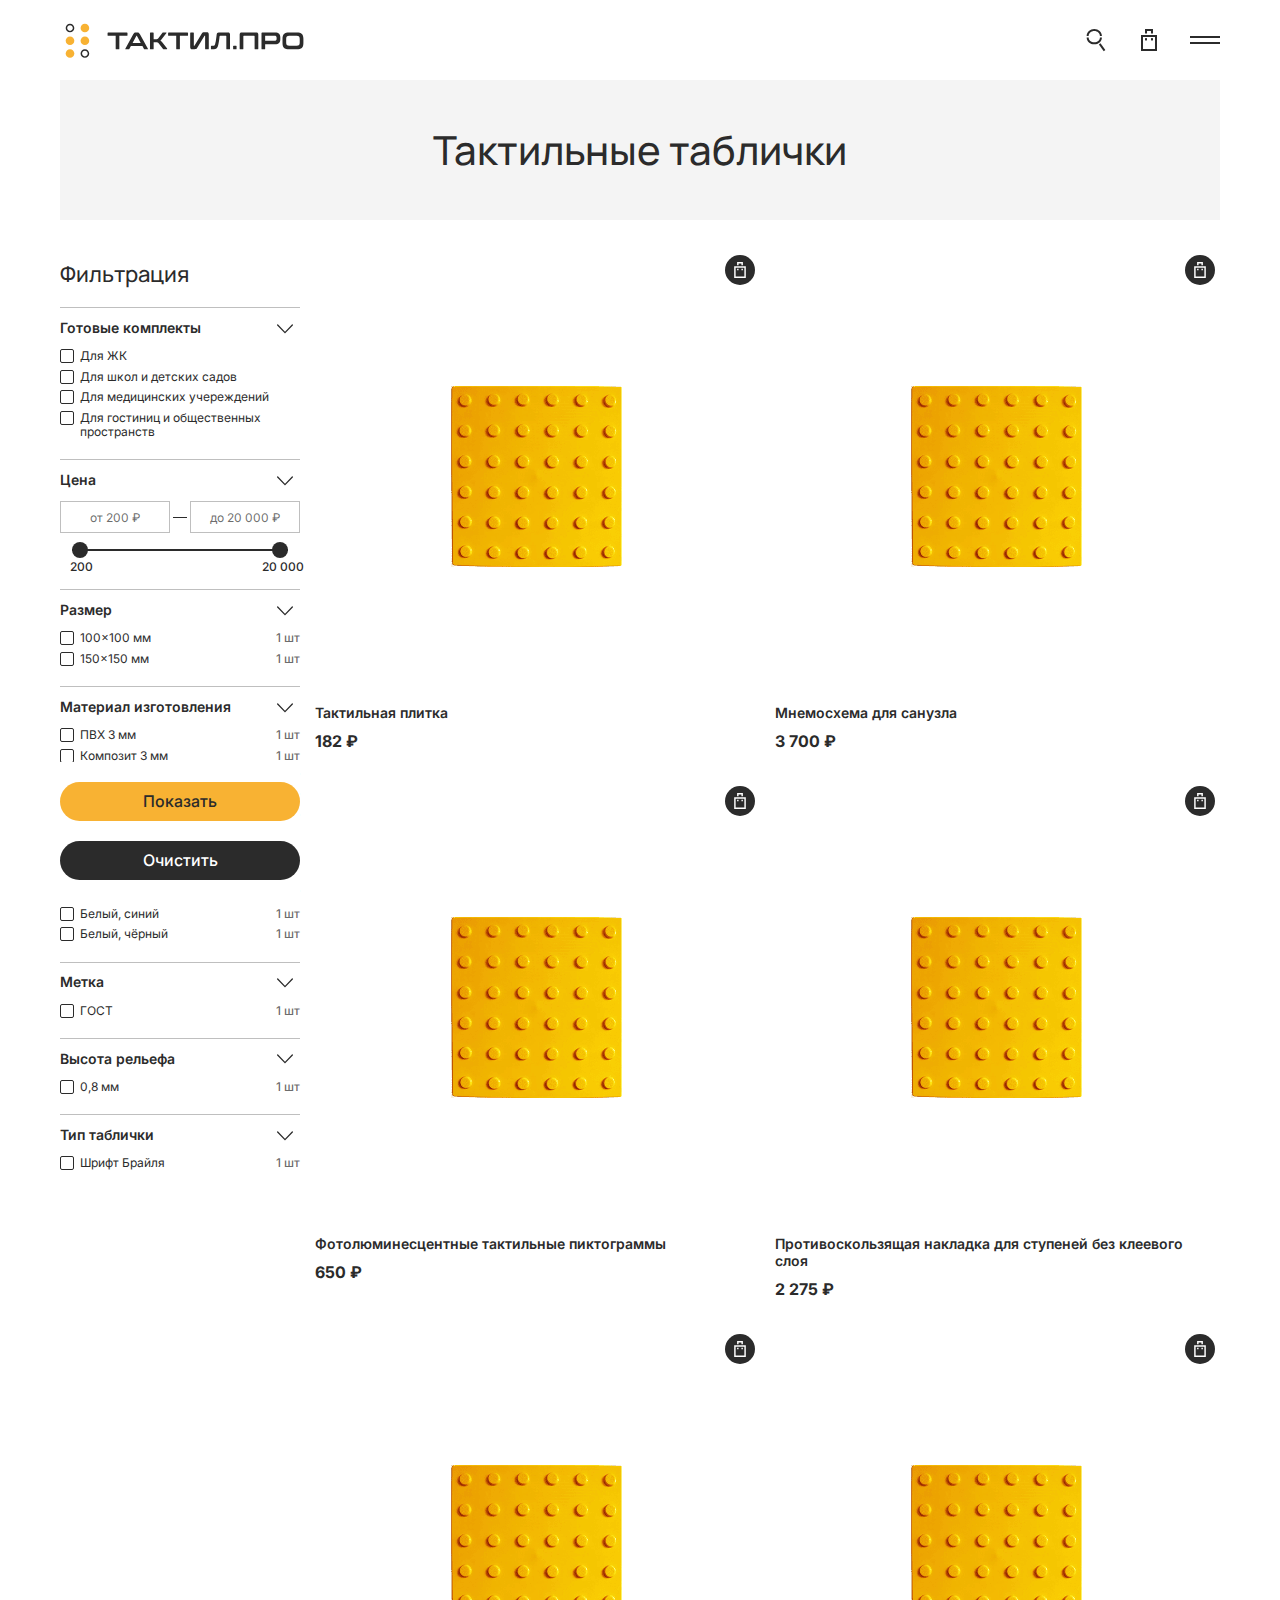
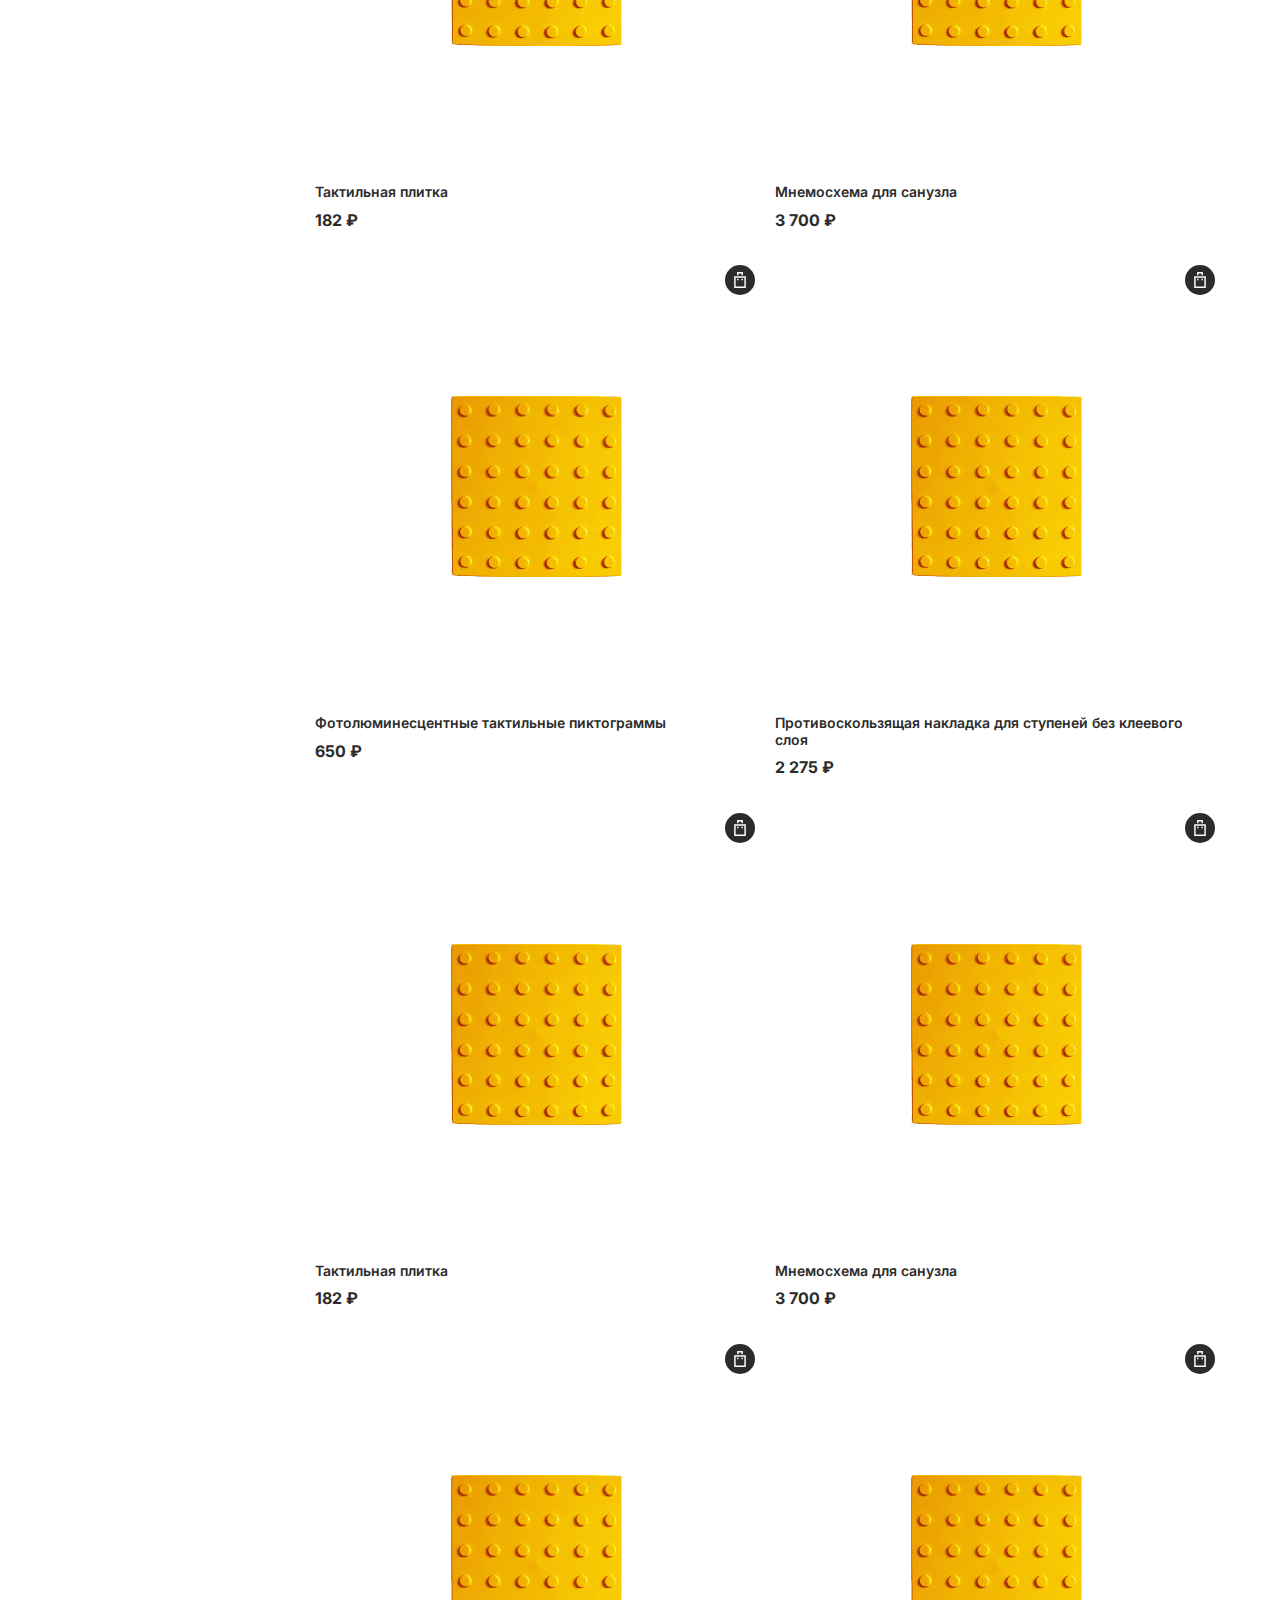
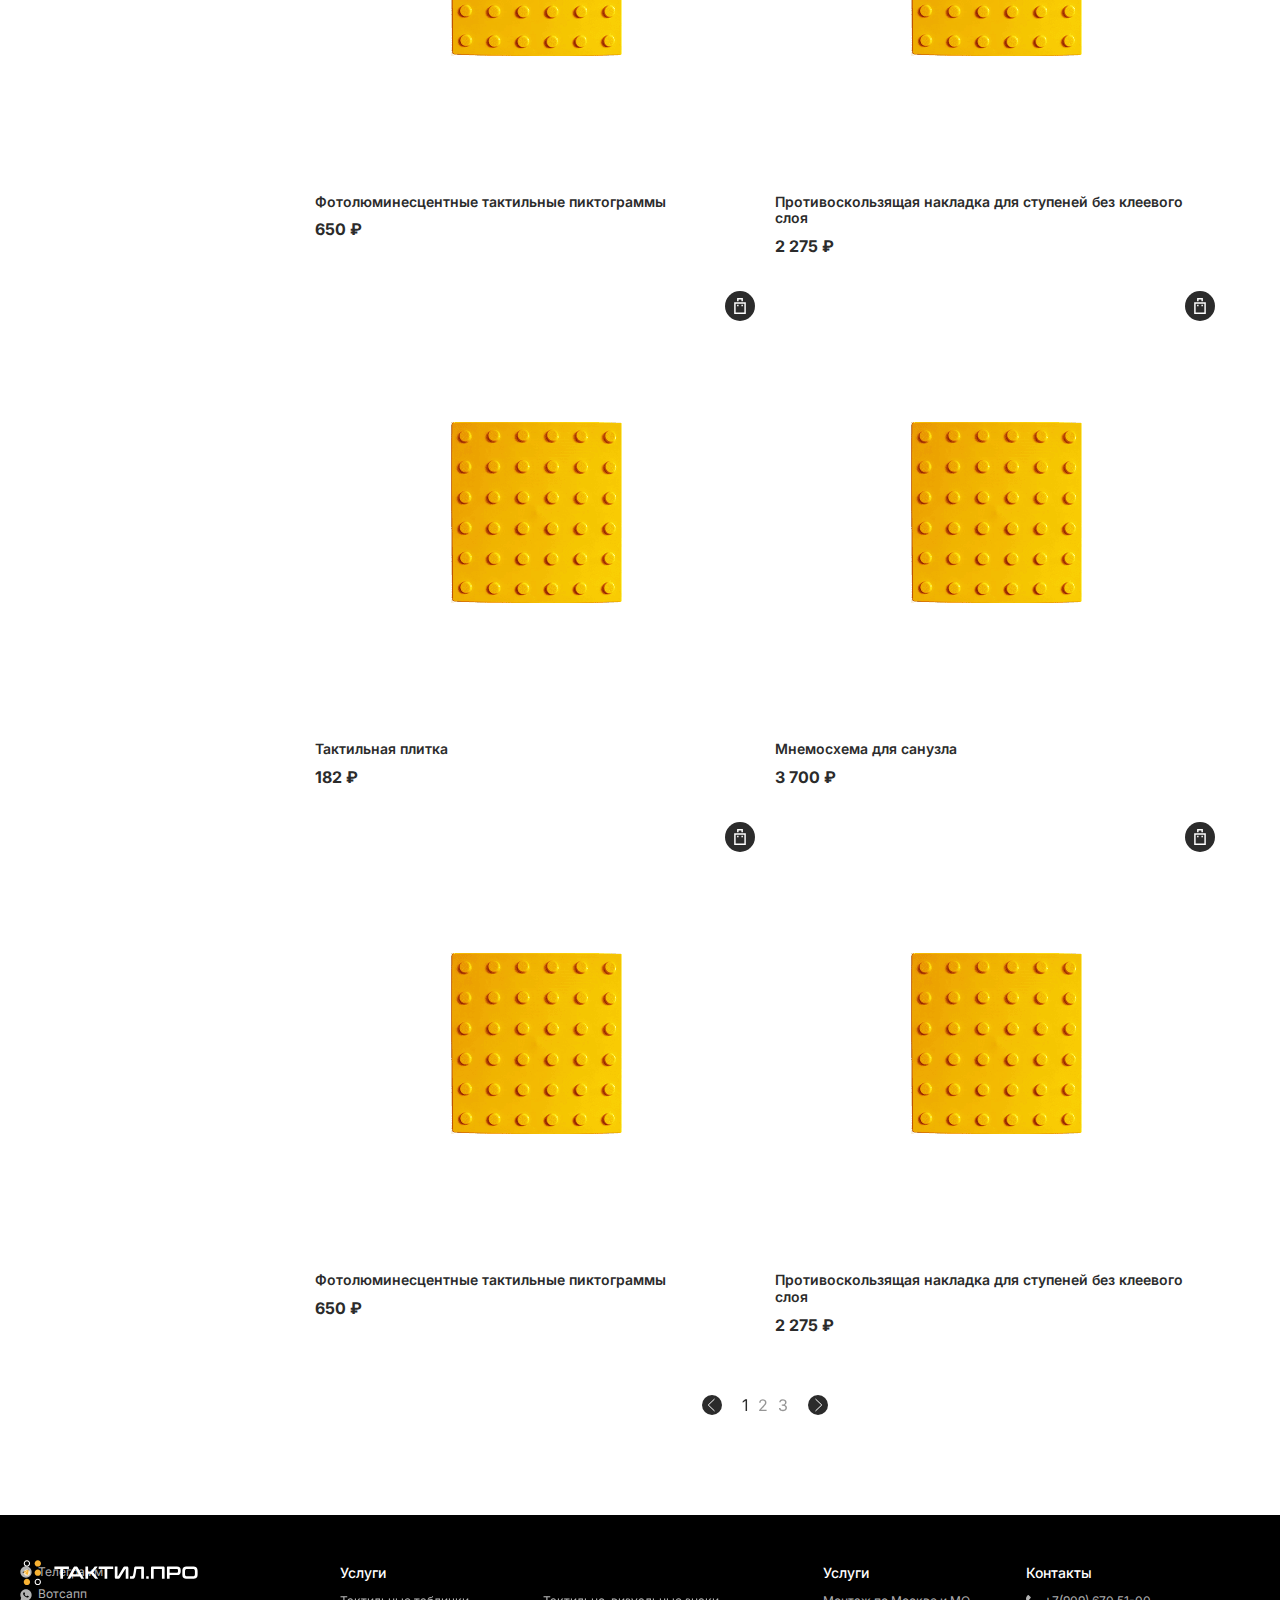
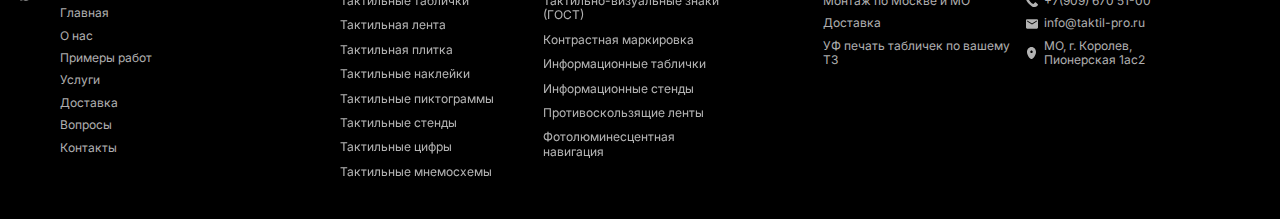
<file: +category.html>
<!DOCTYPE html>
<html lang="ru">
	<head>
		<meta http-equiv="Content-Type" content="text/html; charset=utf-8">

		<!-- Adapting the page for mobile devices -->
		<meta name="viewport" content="width=device-width, initial-scale=1, maximum-scale=1">

		<!-- Prohibition of phone number recognition -->
		<meta name="format-detection" content="telephone=no">
		<meta name="SKYPE_TOOLBAR" content ="SKYPE_TOOLBAR_PARSER_COMPATIBLE">

		<!-- Page title -->
		<title>Заголовок страницы</title>

		<!-- Meta description -->
		<meta name="description" content="">

		<!-- Meta Keywords -->
		<meta name="keywords" content="">

		<!-- Changing the color of the mobile browser panel -->
		<meta name="msapplication-TileColor" content="#000000">
		<meta name="theme-color" content="#000000">

		<!-- Connecting fonts from Google -->
		<link rel="preconnect" href="https://fonts.googleapis.com">
		<link rel="preconnect" href="https://fonts.gstatic.com" crossorigin>
		<link href="https://fonts.googleapis.com/css2?family=Inter:ital,opsz,wght@0,14..32,100..900;1,14..32,100..900&family=Manrope:wght@200..800&display=swap" rel="stylesheet">

		<!-- Connecting style files -->
		<link rel="stylesheet" href="css/swiper-bundle.min.css">
		<link rel="stylesheet" href="css/swiper.css">
		<link rel="stylesheet" href="css/fancybox.css">
		<link rel="stylesheet" href="css/ion.rangeSlider.css">
		<link rel="stylesheet" href="css/styles.css">

		<link rel="stylesheet" href="css/response_1899.css" media="print, (max-width: 1899px)">
		<link rel="stylesheet" href="css/response_1379.css" media="print, (max-width: 1379px)">
		<link rel="stylesheet" href="css/response_639.css" media="print, (max-width: 639px)">
	</head>

	<body>
		<div class="wrap">
			<div class="main">
				<header>
					<div class="cont row">
						<div class="catalog modal_cont">
							<button class="btn mini_modal_btn" data-modal-id="#catalog_modal">
								<span>Каталог</span>
								<svg class="icon"><use xlink:href="images/sprite.svg#ic_delete"></use></svg>
							</button>

							<div class="mini_modal" id="catalog_modal">
								<div class="cont">
									<div class="row">
										<a href="/" class="category">
											<div class="name">Тактильные таблички</div>

											<svg class="arrow"><use xlink:href="images/sprite.svg#ic_arrow_hor"></use></svg>

											<picture class="thumb">
												<img src="images/tmp/category_thumb.png" alt="" loading="lazy">
												<img src="images/tmp/category_thumb_h.png" alt="" loading="lazy">
											</picture>
										</a>

										<a href="/" class="category">
											<div class="name">Тактильная лента</div>

											<svg class="arrow"><use xlink:href="images/sprite.svg#ic_arrow_hor"></use></svg>

											<picture class="thumb">
												<img src="images/tmp/category_thumb2.png" alt="" loading="lazy">
												<img src="images/tmp/category_thumb2_h.png" alt="" loading="lazy">
											</picture>
										</a>

										<a href="/" class="category">
											<div class="name">Тактильная плитка</div>

											<svg class="arrow"><use xlink:href="images/sprite.svg#ic_arrow_hor"></use></svg>

											<picture class="thumb">
												<img src="images/tmp/category_thumb3.png" alt="" loading="lazy">
												<img src="images/tmp/category_thumb3_h.png" alt="" loading="lazy">
											</picture>
										</a>

										<a href="/" class="category">
											<div class="name">Тактильные наклейки</div>

											<svg class="arrow"><use xlink:href="images/sprite.svg#ic_arrow_hor"></use></svg>

											<picture class="thumb">
												<img src="images/tmp/category_thumb4.png" alt="" loading="lazy">
												<img src="images/tmp/category_thumb4_h.png" alt="" loading="lazy">
											</picture>
										</a>

										<a href="/" class="category">
											<div class="name">Тактильные пиктограммы</div>

											<svg class="arrow"><use xlink:href="images/sprite.svg#ic_arrow_hor"></use></svg>

											<picture class="thumb">
												<img src="images/tmp/category_thumb5.png" alt="" loading="lazy">
												<img src="images/tmp/category_thumb5_h.png" alt="" loading="lazy">
											</picture>
										</a>

										<a href="/" class="category">
											<div class="name">Тактильные стенды</div>

											<svg class="arrow"><use xlink:href="images/sprite.svg#ic_arrow_hor"></use></svg>

											<picture class="thumb">
												<img src="images/tmp/category_thumb6.png" alt="" loading="lazy">
												<img src="images/tmp/category_thumb6_h.png" alt="" loading="lazy">
											</picture>
										</a>

										<a href="/" class="category">
											<div class="name">Тактильные цифры</div>

											<svg class="arrow"><use xlink:href="images/sprite.svg#ic_arrow_hor"></use></svg>

											<picture class="thumb">
												<img src="images/tmp/category_thumb7.png" alt="" loading="lazy">
												<img src="images/tmp/category_thumb7_h.png" alt="" loading="lazy">
											</picture>
										</a>

										<a href="/" class="category">
											<div class="name">Тактильные мнемосхемы</div>

											<svg class="arrow"><use xlink:href="images/sprite.svg#ic_arrow_hor"></use></svg>

											<picture class="thumb">
												<img src="images/tmp/category_thumb8.png" alt="" loading="lazy">
												<img src="images/tmp/category_thumb8_h.png" alt="" loading="lazy">
											</picture>
										</a>

										<a href="/" class="category">
											<div class="name">Тактильно-визуальные знаки (ГОСТ)</div>

											<svg class="arrow"><use xlink:href="images/sprite.svg#ic_arrow_hor"></use></svg>

											<picture class="thumb">
												<img src="images/tmp/category_thumb9.png" alt="" loading="lazy">
												<img src="images/tmp/category_thumb9_h.png" alt="" loading="lazy">
											</picture>
										</a>

										<a href="/" class="category">
											<div class="name">Контрастная маркировка</div>

											<svg class="arrow"><use xlink:href="images/sprite.svg#ic_arrow_hor"></use></svg>

											<picture class="thumb">
												<img src="images/tmp/category_thumb10.png" alt="" loading="lazy">
												<img src="images/tmp/category_thumb10_h.png" alt="" loading="lazy">
											</picture>
										</a>

										<a href="/" class="category">
											<div class="name">Информационные таблички</div>

											<svg class="arrow"><use xlink:href="images/sprite.svg#ic_arrow_hor"></use></svg>

											<picture class="thumb">
												<img src="images/tmp/category_thumb11.png" alt="" loading="lazy">
												<img src="images/tmp/category_thumb11_h.png" alt="" loading="lazy">
											</picture>
										</a>

										<a href="/" class="category">
											<div class="name">Информационные стенды</div>

											<svg class="arrow"><use xlink:href="images/sprite.svg#ic_arrow_hor"></use></svg>

											<picture class="thumb">
												<img src="images/tmp/category_thumb12.png" alt="" loading="lazy">
												<img src="images/tmp/category_thumb12_h.png" alt="" loading="lazy">
											</picture>
										</a>

										<a href="/" class="category">
											<div class="name">Противоскользящие ленты</div>

											<svg class="arrow"><use xlink:href="images/sprite.svg#ic_arrow_hor"></use></svg>

											<picture class="thumb">
												<img src="images/tmp/category_thumb13.png" alt="" loading="lazy">
												<img src="images/tmp/category_thumb13_h.png" alt="" loading="lazy">
											</picture>
										</a>

										<a href="/" class="category">
											<div class="name">Фотолюминесцентная навигация</div>

											<svg class="arrow"><use xlink:href="images/sprite.svg#ic_arrow_hor"></use></svg>

											<picture class="thumb">
												<img src="images/tmp/category_thumb14.png" alt="" loading="lazy">
												<img src="images/tmp/category_thumb14_h.png" alt="" loading="lazy">
											</picture>
										</a>
									</div>
								</div>
							</div>
						</div>

						<a href="/" class="logo">
							<img src="images/logo.svg" alt="">
						</a>

						<div class="links">
							<div><a href="/">О нас</a></div>

							<div><a href="/">Наши работы</a></div>

							<div><a href="/">Услуги</a></div>
						</div>

						<div class="links">
							<div><a href="/">Доставка</a></div>

							<div><a href="/">Вопросы</a></div>

							<div><a href="/">Контакты</a></div>
						</div>

						<div class="col_right">
							<div class="contacts">
								<div class="phone">
									<a href="tel:+7(909) 670 51-00">
										<svg class="icon"><use xlink:href="images/sprite.svg#ic_phone"></use></svg>
										<span>+7(909) 670 51-00</span>
									</a>
								</div>

								<div class="email">
									<a href="mailto:info@taktil-pro.ru">
										<svg class="icon"><use xlink:href="images/sprite.svg#ic_email"></use></svg>
										<span>info@taktil-pro.ru</span>
									</a>
								</div>
							</div>

							<form action="" class="search">
								<input type="text" name="" value="" class="input" placeholder="Поиск">

								<button type="submit" class="submit_btn"><svg class="icon"><use xlink:href="images/sprite.svg#ic_search"></use></svg></button>
							</form>

							<div class="cart_link">
								<a href="/" class="link">
									<svg class="icon"><use xlink:href="images/sprite.svg#ic_cart"></use></svg>
								</a>
							</div>
						</div>
					</div>
				</header>


				<section class="mob_header">
					<div class="cont row">
						<a href="/" class="logo">
							<img src="images/logo.svg" alt="">
						</a>

						<div class="search modal_cont">
							<button class="btn mini_modal_btn" data-modal-id="#search_modal">
								<svg class="icon"><use xlink:href="images/sprite.svg#ic_search"></use></svg>
							</button>

							<div class="mini_modal" id="search_modal">
								<form action="">
									<input type="text" name="" value="" class="input">

									<button type="submit" class="submit_btn">
										<svg class="icon"><use xlink:href="images/sprite.svg#ic_search"></use></svg>
									</button>
								</form>
							</div>
						</div>

						<div class="cart_link">
							<a href="/" class="link">
								<svg class="icon"><use xlink:href="images/sprite.svg#ic_cart"></use></svg>
							</a>
						</div>

						<button class="menu_btn">
							<svg class="icon"><use xlink:href="images/sprite.svg#ic_menu"></use></svg>
						</button>
					</div>
				</section>


				<section class="mob_menu">
					<div class="cont">
						<div class="head">
							<div class="title">Меню</div>

							<button class="close_btn">
								<svg class="icon"><use xlink:href="images/sprite.svg#ic_delete"></use></svg>
							</button>
						</div>

						<div class="catalog_block">
							<div class="title">Каталог</div>

							<div class="row">
								<a href="/" class="category">
									<div class="name">Тактильные таблички</div>

									<div class="arrow">
										<svg class="icon"><use xlink:href="images/sprite.svg#ic_arr_hor"></use></svg>
									</div>

									<picture class="thumb">
										<img src="images/tmp/category_thumb.png" alt="" loading="lazy">
										<img src="images/tmp/category_thumb_h.png" alt="" loading="lazy">
									</picture>
								</a>

								<a href="/" class="category">
									<div class="name">Тактильная лента</div>

									<div class="arrow">
										<svg class="icon"><use xlink:href="images/sprite.svg#ic_arr_hor"></use></svg>
									</div>

									<picture class="thumb">
										<img src="images/tmp/category_thumb2.png" alt="" loading="lazy">
										<img src="images/tmp/category_thumb2_h.png" alt="" loading="lazy">
									</picture>
								</a>

								<a href="/" class="category">
									<div class="name">Тактильная плитка</div>

									<div class="arrow">
										<svg class="icon"><use xlink:href="images/sprite.svg#ic_arr_hor"></use></svg>
									</div>

									<picture class="thumb">
										<img src="images/tmp/category_thumb3.png" alt="" loading="lazy">
										<img src="images/tmp/category_thumb3_h.png" alt="" loading="lazy">
									</picture>
								</a>

								<a href="/" class="category">
									<div class="name">Тактильные наклейки</div>

									<div class="arrow">
										<svg class="icon"><use xlink:href="images/sprite.svg#ic_arr_hor"></use></svg>
									</div>

									<picture class="thumb">
										<img src="images/tmp/category_thumb4.png" alt="" loading="lazy">
										<img src="images/tmp/category_thumb4_h.png" alt="" loading="lazy">
									</picture>
								</a>

								<a href="/" class="category">
									<div class="name">Тактильные пиктограммы</div>

									<div class="arrow">
										<svg class="icon"><use xlink:href="images/sprite.svg#ic_arr_hor"></use></svg>
									</div>

									<picture class="thumb">
										<img src="images/tmp/category_thumb5.png" alt="" loading="lazy">
										<img src="images/tmp/category_thumb5_h.png" alt="" loading="lazy">
									</picture>
								</a>

								<a href="/" class="category">
									<div class="name">Тактильные стенды</div>

									<div class="arrow">
										<svg class="icon"><use xlink:href="images/sprite.svg#ic_arr_hor"></use></svg>
									</div>

									<picture class="thumb">
										<img src="images/tmp/category_thumb6.png" alt="" loading="lazy">
										<img src="images/tmp/category_thumb6_h.png" alt="" loading="lazy">
									</picture>
								</a>

								<a href="/" class="category">
									<div class="name">Тактильные цифры</div>

									<div class="arrow">
										<svg class="icon"><use xlink:href="images/sprite.svg#ic_arr_hor"></use></svg>
									</div>

									<picture class="thumb">
										<img src="images/tmp/category_thumb7.png" alt="" loading="lazy">
										<img src="images/tmp/category_thumb7_h.png" alt="" loading="lazy">
									</picture>
								</a>

								<a href="/" class="category">
									<div class="name">Тактильные мнемосхемы</div>

									<div class="arrow">
										<svg class="icon"><use xlink:href="images/sprite.svg#ic_arr_hor"></use></svg>
									</div>

									<picture class="thumb">
										<img src="images/tmp/category_thumb8.png" alt="" loading="lazy">
										<img src="images/tmp/category_thumb8_h.png" alt="" loading="lazy">
									</picture>
								</a>

								<a href="/" class="category">
									<div class="name">Тактильно-визуальные знаки (ГОСТ)</div>

									<div class="arrow">
										<svg class="icon"><use xlink:href="images/sprite.svg#ic_arr_hor"></use></svg>
									</div>

									<picture class="thumb">
										<img src="images/tmp/category_thumb9.png" alt="" loading="lazy">
										<img src="images/tmp/category_thumb9_h.png" alt="" loading="lazy">
									</picture>
								</a>

								<a href="/" class="category">
									<div class="name">Контрастная маркировка</div>

									<div class="arrow">
										<svg class="icon"><use xlink:href="images/sprite.svg#ic_arr_hor"></use></svg>
									</div>

									<picture class="thumb">
										<img src="images/tmp/category_thumb10.png" alt="" loading="lazy">
										<img src="images/tmp/category_thumb10_h.png" alt="" loading="lazy">
									</picture>
								</a>

								<a href="/" class="category">
									<div class="name">Информационные таблички</div>

									<div class="arrow">
										<svg class="icon"><use xlink:href="images/sprite.svg#ic_arr_hor"></use></svg>
									</div>

									<picture class="thumb">
										<img src="images/tmp/category_thumb11.png" alt="" loading="lazy">
										<img src="images/tmp/category_thumb11_h.png" alt="" loading="lazy">
									</picture>
								</a>

								<a href="/" class="category">
									<div class="name">Информационные стенды</div>

									<div class="arrow">
										<svg class="icon"><use xlink:href="images/sprite.svg#ic_arr_hor"></use></svg>
									</div>

									<picture class="thumb">
										<img src="images/tmp/category_thumb12.png" alt="" loading="lazy">
										<img src="images/tmp/category_thumb12_h.png" alt="" loading="lazy">
									</picture>
								</a>

								<a href="/" class="category">
									<div class="name">Противоскользящие ленты</div>

									<div class="arrow">
										<svg class="icon"><use xlink:href="images/sprite.svg#ic_arr_hor"></use></svg>
									</div>

									<picture class="thumb">
										<img src="images/tmp/category_thumb13.png" alt="" loading="lazy">
										<img src="images/tmp/category_thumb13_h.png" alt="" loading="lazy">
									</picture>
								</a>

								<a href="/" class="category">
									<div class="name">Фотолюминесцентная навигация</div>

									<div class="arrow">
										<svg class="icon"><use xlink:href="images/sprite.svg#ic_arr_hor"></use></svg>
									</div>

									<picture class="thumb">
										<img src="images/tmp/category_thumb14.png" alt="" loading="lazy">
										<img src="images/tmp/category_thumb14_h.png" alt="" loading="lazy">
									</picture>
								</a>
							</div>
						</div>

						<div class="links">
							<div><a href="/">О нас</a></div>

							<div><a href="/"></a>Наши работы</a></div>

							<div><a href="/"></a>Услуги</a></div>

							<div><a href="/"></a>Доставка</a></div>

							<div><a href="/"></a>Вопросы</a></div>

							<div><a href="/"></a>Контакты</a></div>

							<div><a href="/"></a>На главную</a></div>
						</div>
					</div>
				</section>


				<section class="category_info content_flex block">
					<div class="cont row">
						<div class="head">
							<h1 class="page_title">Тактильные таблички</h1>
						</div>

						<div class="mob_filter_btn">
							<span>Фильтрация</span>
							<svg class="icon"><use xlink:href="images/sprite.svg#ic_arrow_hor"></use></svg>
						</div>

						<aside>
							<div class="filter">
								<div class="title">Фильтрация</div>

								<form action="" class="form">
									<div class="item">
										<div class="name active">
											<span>Готовые комплекты</span>

											<div class="icon">
												<svg><use xlink:href="images/sprite.svg#ic_arr_ver"></use></svg>
											</div>
										</div>

										<div class="data" style="display: block;">
											<div class="field">
												<label class="checkbox">
													<input type="checkbox" name="group1">

													<div class="check"></div>

													<div>Для ЖК</div>
												</label>
											</div>

											<div class="field">
												<label class="checkbox">
													<input type="checkbox" name="group1">

													<div class="check"></div>

													<div>Для школ и детских садов</div>
												</label>
											</div>

											<div class="field">
												<label class="checkbox">
													<input type="checkbox" name="group1">

													<div class="check"></div>

													<div>Для медицинских учереждений </div>
												</label>
											</div>

											<div class="field">
												<label class="checkbox">
													<input type="checkbox" name="group1">

													<div class="check"></div>

													<div>Для гостиниц и общественных пространств</div>
												</label>
											</div>
										</div>
									</div>

									<div class="item">
										<div class="name active">
											<span>Цена</span>

											<div class="icon">
												<svg><use xlink:href="images/sprite.svg#ic_arr_ver"></use></svg>
											</div>
										</div>

										<div class="data range price_range" style="display: block;">
											<div class="fields">
												<div class="field">
													<input type="text" name="" value="от 200 ₽" class="input from">
												</div>

												<div class="sep"></div>

												<div class="field">
													<input type="text" name="" value="до 20 000 ₽" class="input to">
												</div>
											</div>

											<input type="hidden" id="price_range" name="price_range" value="">
										</div>
									</div>

									<div class="item">
										<div class="name active">
											<span>Размер</span>

											<div class="icon">
												<svg><use xlink:href="images/sprite.svg#ic_arr_ver"></use></svg>
											</div>
										</div>

										<div class="data" style="display: block;">
											<div class="field">
												<label class="checkbox">
													<input type="checkbox" name="group2">

													<div class="check"></div>

													<div>
														<div>100x100 мм</div>
														<div class="amount">1 шт</div>
													</div>
												</label>
											</div>

											<div class="field">
												<label class="checkbox">
													<input type="checkbox" name="group2">

													<div class="check"></div>

													<div>
														<div>150x150 мм</div>
														<div class="amount">1 шт</div>
													</div>
												</label>
											</div>
										</div>
									</div>

									<div class="item">
										<div class="name active">
											<span>Материал изготовления</span>

											<div class="icon">
												<svg><use xlink:href="images/sprite.svg#ic_arr_ver"></use></svg>
											</div>
										</div>

										<div class="data" style="display: block;">
											<div class="field">
												<label class="checkbox">
													<input type="checkbox" name="group3">

													<div class="check"></div>

													<div>
														<div>ПВХ 3 мм</div>
														<div class="amount">1 шт</div>
													</div>
												</label>
											</div>

											<div class="field">
												<label class="checkbox">
													<input type="checkbox" name="group3">

													<div class="check"></div>

													<div>
														<div>Композит 3 мм</div>
														<div class="amount">1 шт</div>
													</div>
												</label>
											</div>

											<div class="field">
												<label class="checkbox">
													<input type="checkbox" name="group3">

													<div class="check"></div>

													<div>
														<div>Полистирол 3 мм</div>
														<div class="amount">1 шт</div>
													</div>
												</label>
											</div>

											<div class="field">
												<label class="checkbox">
													<input type="checkbox" name="group3">

													<div class="check"></div>

													<div>
														<div>Оргстекло 3 мм</div>
														<div class="amount">1 шт</div>
													</div>
												</label>
											</div>

											<div class="field">
												<label class="checkbox">
													<input type="checkbox" name="group3">

													<div class="check"></div>

													<div>
														<div>ABC пластик 1.3 мм</div>
														<div class="amount">1 шт</div>
													</div>
												</label>
											</div>
										</div>
									</div>

									<div class="item">
										<div class="name active">
											<span>Фон</span>

											<div class="icon">
												<svg><use xlink:href="images/sprite.svg#ic_arr_ver"></use></svg>
											</div>
										</div>

										<div class="data" style="display: block;">
											<div class="field">
												<label class="checkbox">
													<input type="checkbox" name="group4">

													<div class="check"></div>

													<div>
														<div>Жёлтый, чёрный</div>
														<div class="amount">1 шт</div>
													</div>
												</label>
											</div>

											<div class="field">
												<label class="checkbox">
													<input type="checkbox" name="group4">

													<div class="check"></div>

													<div>
														<div>Белый, синий</div>
														<div class="amount">1 шт</div>
													</div>
												</label>
											</div>

											<div class="field">
												<label class="checkbox">
													<input type="checkbox" name="group4">

													<div class="check"></div>

													<div>
														<div>Белый, чёрный</div>
														<div class="amount">1 шт</div>
													</div>
												</label>
											</div>
										</div>
									</div>

									<div class="item">
										<div class="name active">
											<span>Метка</span>

											<div class="icon">
												<svg><use xlink:href="images/sprite.svg#ic_arr_ver"></use></svg>
											</div>
										</div>

										<div class="data" style="display: block;">
											<div class="field">
												<label class="checkbox">
													<input type="checkbox" name="group5">

													<div class="check"></div>

													<div>
														<div>ГОСТ</div>
														<div class="amount">1 шт</div>
													</div>
												</label>
											</div>
										</div>
									</div>

									<div class="item">
										<div class="name active">
											<span>Высота рельефа</span>

											<div class="icon">
												<svg><use xlink:href="images/sprite.svg#ic_arr_ver"></use></svg>
											</div>
										</div>

										<div class="data" style="display: block;">
											<div class="field">
												<label class="checkbox">
													<input type="checkbox" name="group6">

													<div class="check"></div>

													<div>
														<div>0,8 мм</div>
														<div class="amount">1 шт</div>
													</div>
												</label>
											</div>
										</div>
									</div>

									<div class="item">
										<div class="name active">
											<span>Тип таблички</span>

											<div class="icon">
												<svg><use xlink:href="images/sprite.svg#ic_arr_ver"></use></svg>
											</div>
										</div>

										<div class="data" style="display: block;">
											<div class="field">
												<label class="checkbox">
													<input type="checkbox" name="group7">

													<div class="check"></div>

													<div>
														<div>Шрифт Брайля</div>
														<div class="amount">1 шт</div>
													</div>
												</label>
											</div>
										</div>
									</div>

									<div class="submit">
										<button type="submit" class="submit_btn">Показать</button>

										<button type="reset" class="reset_btn">Очистить</button>
									</div>
								</form>
							</div>
						</aside>


						<section class="content">
							<section class="categories_slider">
								<div class="swiper">
									<div class="swiper-wrapper">
										<div class="swiper-slide">
											<a class="category active">Тактильные таблички</a>
										</div>

										<div class="swiper-slide">
											<a href="/" class="category">Тактильная лента</a>
										</div>

										<div class="swiper-slide">
											<a href="/" class="category">Тактильная плитка</a>
										</div>

										<div class="swiper-slide">
											<a href="/" class="category">Тактильные наклейки</a>
										</div>

										<div class="swiper-slide">
											<a href="/" class="category">Тактильные пиктограммы</a>
										</div>

										<div class="swiper-slide">
											<a href="/" class="category">Тактильные таблички</a>
										</div>

										<div class="swiper-slide">
											<a href="/" class="category">Тактильная лента</a>
										</div>

										<div class="swiper-slide">
											<a href="/" class="category">Тактильная плитка</a>
										</div>

										<div class="swiper-slide">
											<a href="/" class="category">Тактильные наклейки</a>
										</div>

										<div class="swiper-slide">
											<a href="/" class="category">Тактильные пиктограммы</a>
										</div>
									</div>

									<button class="swiper-button-prev">
										<svg class="icon"><use xlink:href="images/sprite.svg#ic_arr_hor"></use></svg>
									</button>

									<button class="swiper-button-next">
										<svg class="icon"><use xlink:href="images/sprite.svg#ic_arr_hor"></use></svg>
									</button>
								</div>
							</section>

							<section class="products">
								<div class="row">
									<div class="product">
										<div class="thumb">
											<pictire class="image">
												<img src="images/tmp/product_thumb.png" alt="" loading="lazy">
											</pictire>
										</div>

										<div class="name">
											<a href="/">Тактильная плитка</a>
										</div>

										<div class="price">182 ₽</div>

										<button class="buy_btn">
											<svg class="icon"><use xlink:href="images/sprite.svg#ic_cart"></use></svg>
										</button>
									</div>

									<div class="product">
										<div class="thumb">
											<pictire class="image">
												<img src="images/tmp/product_thumb.png" alt="" loading="lazy">
											</pictire>
										</div>

										<div class="name">
											<a href="/">Мнемосхема для санузла</a>
										</div>

										<div class="price">3 700 ₽</div>

										<button class="buy_btn">
											<svg class="icon"><use xlink:href="images/sprite.svg#ic_cart"></use></svg>
										</button>
									</div>

									<div class="product">
										<div class="thumb">
											<pictire class="image">
												<img src="images/tmp/product_thumb.png" alt="" loading="lazy">
											</pictire>
										</div>

										<div class="name">
											<a href="/">Фотолюминесцентные тактильные пиктограммы </a>
										</div>

										<div class="price">650 ₽</div>

										<button class="buy_btn">
											<svg class="icon"><use xlink:href="images/sprite.svg#ic_cart"></use></svg>
										</button>
									</div>

									<div class="product">
										<div class="thumb">
											<pictire class="image">
												<img src="images/tmp/product_thumb.png" alt="" loading="lazy">
											</pictire>
										</div>

										<div class="name">
											<a href="/">Противоскользящая накладка для ступеней без клеевого слоя</a>
										</div>

										<div class="price">2 275 ₽</div>

										<button class="buy_btn">
											<svg class="icon"><use xlink:href="images/sprite.svg#ic_cart"></use></svg>
										</button>
									</div>

									<div class="product">
										<div class="thumb">
											<pictire class="image">
												<img src="images/tmp/product_thumb.png" alt="" loading="lazy">
											</pictire>
										</div>

										<div class="name">
											<a href="/">Тактильная плитка</a>
										</div>

										<div class="price">182 ₽</div>

										<button class="buy_btn">
											<svg class="icon"><use xlink:href="images/sprite.svg#ic_cart"></use></svg>
										</button>
									</div>

									<div class="product">
										<div class="thumb">
											<pictire class="image">
												<img src="images/tmp/product_thumb.png" alt="" loading="lazy">
											</pictire>
										</div>

										<div class="name">
											<a href="/">Мнемосхема для санузла</a>
										</div>

										<div class="price">3 700 ₽</div>

										<button class="buy_btn">
											<svg class="icon"><use xlink:href="images/sprite.svg#ic_cart"></use></svg>
										</button>
									</div>

									<div class="product">
										<div class="thumb">
											<pictire class="image">
												<img src="images/tmp/product_thumb.png" alt="" loading="lazy">
											</pictire>
										</div>

										<div class="name">
											<a href="/">Фотолюминесцентные тактильные пиктограммы </a>
										</div>

										<div class="price">650 ₽</div>

										<button class="buy_btn">
											<svg class="icon"><use xlink:href="images/sprite.svg#ic_cart"></use></svg>
										</button>
									</div>

									<div class="product">
										<div class="thumb">
											<pictire class="image">
												<img src="images/tmp/product_thumb.png" alt="" loading="lazy">
											</pictire>
										</div>

										<div class="name">
											<a href="/">Противоскользящая накладка для ступеней без клеевого слоя</a>
										</div>

										<div class="price">2 275 ₽</div>

										<button class="buy_btn">
											<svg class="icon"><use xlink:href="images/sprite.svg#ic_cart"></use></svg>
										</button>
									</div>

									<div class="product">
										<div class="thumb">
											<pictire class="image">
												<img src="images/tmp/product_thumb.png" alt="" loading="lazy">
											</pictire>
										</div>

										<div class="name">
											<a href="/">Тактильная плитка</a>
										</div>

										<div class="price">182 ₽</div>

										<button class="buy_btn">
											<svg class="icon"><use xlink:href="images/sprite.svg#ic_cart"></use></svg>
										</button>
									</div>

									<div class="product">
										<div class="thumb">
											<pictire class="image">
												<img src="images/tmp/product_thumb.png" alt="" loading="lazy">
											</pictire>
										</div>

										<div class="name">
											<a href="/">Мнемосхема для санузла</a>
										</div>

										<div class="price">3 700 ₽</div>

										<button class="buy_btn">
											<svg class="icon"><use xlink:href="images/sprite.svg#ic_cart"></use></svg>
										</button>
									</div>

									<div class="product">
										<div class="thumb">
											<pictire class="image">
												<img src="images/tmp/product_thumb.png" alt="" loading="lazy">
											</pictire>
										</div>

										<div class="name">
											<a href="/">Фотолюминесцентные тактильные пиктограммы </a>
										</div>

										<div class="price">650 ₽</div>

										<button class="buy_btn">
											<svg class="icon"><use xlink:href="images/sprite.svg#ic_cart"></use></svg>
										</button>
									</div>

									<div class="product">
										<div class="thumb">
											<pictire class="image">
												<img src="images/tmp/product_thumb.png" alt="" loading="lazy">
											</pictire>
										</div>

										<div class="name">
											<a href="/">Противоскользящая накладка для ступеней без клеевого слоя</a>
										</div>

										<div class="price">2 275 ₽</div>

										<button class="buy_btn">
											<svg class="icon"><use xlink:href="images/sprite.svg#ic_cart"></use></svg>
										</button>
									</div>

									<div class="product">
										<div class="thumb">
											<pictire class="image">
												<img src="images/tmp/product_thumb.png" alt="" loading="lazy">
											</pictire>
										</div>

										<div class="name">
											<a href="/">Тактильная плитка</a>
										</div>

										<div class="price">182 ₽</div>

										<button class="buy_btn">
											<svg class="icon"><use xlink:href="images/sprite.svg#ic_cart"></use></svg>
										</button>
									</div>

									<div class="product">
										<div class="thumb">
											<pictire class="image">
												<img src="images/tmp/product_thumb.png" alt="" loading="lazy">
											</pictire>
										</div>

										<div class="name">
											<a href="/">Мнемосхема для санузла</a>
										</div>

										<div class="price">3 700 ₽</div>

										<button class="buy_btn">
											<svg class="icon"><use xlink:href="images/sprite.svg#ic_cart"></use></svg>
										</button>
									</div>

									<div class="product">
										<div class="thumb">
											<pictire class="image">
												<img src="images/tmp/product_thumb.png" alt="" loading="lazy">
											</pictire>
										</div>

										<div class="name">
											<a href="/">Фотолюминесцентные тактильные пиктограммы </a>
										</div>

										<div class="price">650 ₽</div>

										<button class="buy_btn">
											<svg class="icon"><use xlink:href="images/sprite.svg#ic_cart"></use></svg>
										</button>
									</div>

									<div class="product">
										<div class="thumb">
											<pictire class="image">
												<img src="images/tmp/product_thumb.png" alt="" loading="lazy">
											</pictire>
										</div>

										<div class="name">
											<a href="/">Противоскользящая накладка для ступеней без клеевого слоя</a>
										</div>

										<div class="price">2 275 ₽</div>

										<button class="buy_btn">
											<svg class="icon"><use xlink:href="images/sprite.svg#ic_cart"></use></svg>
										</button>
									</div>
								</div>

								<div class="pagination">
									<a href="/" class="prev">
										<svg class="icon"><use xlink:href="images/sprite.svg#ic_arr_hor"></use></svg>
									</a>

									<a class="active">1</a>

									<a href="/">2</a>

									<a href="/">3</a>

									<a href="/" class="next">
										<svg class="icon"><use xlink:href="images/sprite.svg#ic_arr_hor"></use></svg>
									</a>
								</div>
							</section>
						</section>
					</div>
				</section>
			</div>


			<footer>
				<div class="cont row">
					<div class="col_left">
						<div class="logo">
							<img src="images/logo_white.svg" alt="">
						</div>

						<div class="catalog modal_cont">
							<button class="btn mini_modal_btn" data-modal-id="#catalog_modal">
								<span>Показать каталог</span>
								<svg class="icon"><use xlink:href="images/sprite.svg#ic_arrow_hor"></use></svg>
							</button>
						</div>
					</div>

					<div class="links">
						<div class="title mob_hide">Навигация</div>

						<div class="items">
							<div><a href="/">Главная</a></div>

							<div><a href="/">О нас</a></div>

							<div><a href="/">Примеры работ</a></div>

							<div><a href="/">Услуги</a></div>

							<div><a href="/">Доставка</a></div>

							<div><a href="/">Вопросы</a></div>

							<div><a href="/">Контакты</a></div>
						</div>
					</div>

					<div class="links">
						<div class="title">Услуги</div>

						<div class="items columns">
							<div><a href="/">Тактильные таблички</a></div>

							<div><a href="/">Тактильная лента</a></div>

							<div><a href="/">Тактильная плитка</a></div>

							<div><a href="/">Тактильные наклейки</a></div>

							<div><a href="/">Тактильные пиктограммы</a></div>

							<div><a href="/">Тактильные стенды</a></div>

							<div><a href="/">Тактильные цифры</a></div>

							<div><a href="/">Тактильные мнемосхемы</a></div>

							<div><a href="/">Тактильно-визуальные знаки (ГОСТ)</a></div>

							<div><a href="/">Контрастная маркировка</a></div>

							<div><a href="/">Информационные таблички</a></div>

							<div><a href="/">Информационные стенды</a></div>

							<div><a href="/">Противоскользящие ленты</a></div>

							<div><a href="/">Фотолюминесцентная навигация</a></div>
						</div>
					</div>

					<div class="links">
						<div class="title">Услуги</div>

						<div class="items">
							<div><a href="/">Монтаж по Москве и МО</a></div>

							<div><a href="/">Доставка</a></div>

							<div><a href="/">УФ печать табличек по вашему ТЗ</a></div>
						</div>
					</div>

					<div class="contacts">
						<div class="title">Контакты</div>

						<div class="item messengers">
							<div>
								<a href="/" target="_blank" rel="noopener nofollow">
									<svg class="icon"><use xlink:href="images/sprite.svg#ic_tg"></use></svg>
									<span>Телеграмм</span>
								</a>
							</div>

							<div>
								<a href="/" target="_blank" rel="noopener nofollow">
									<svg class="icon"><use xlink:href="images/sprite.svg#ic_whatsapp"></use></svg>
									<span>Вотсапп</span>
								</a>
							</div>
						</div>

						<div class="item phone">
							<svg class="icon"><use xlink:href="images/sprite.svg#ic_phone"></use></svg>

							<div>
								<div><a href="tel:+7(909) 670 51-00">+7(909) 670 51-00</a></div>
							</div>
						</div>

						<div class="item email">
							<svg class="icon"><use xlink:href="images/sprite.svg#ic_email"></use></svg>

							<div>
								<div><a href="mailto:info@taktil-pro.ru">info@taktil-pro.ru</a></div>
							</div>
						</div>

						<div class="item location">
							<svg class="icon"><use xlink:href="images/sprite.svg#ic_location"></use></svg>

							<div>МО, г. Королев,<br> Пионерская 1ас2 </div>
						</div>
					</div>
				</div>
			</footer>


			<div class="overlay"></div>
		</div>


		<!-- Connecting javascript files -->
		<script src="js/jquery-3.6.3.min.js"></script>
		<script src="js/functions.js"></script>
		<script src="js/swiper-bundle.min.js"></script>
		<script src="js/fancybox.js"></script>
		<script src="js/imask.js"></script>
		<script src="js/ion.rangeSlider.min.js"></script>
		<script src="js/scripts.js"></script>
	</body>
</html>
</file>
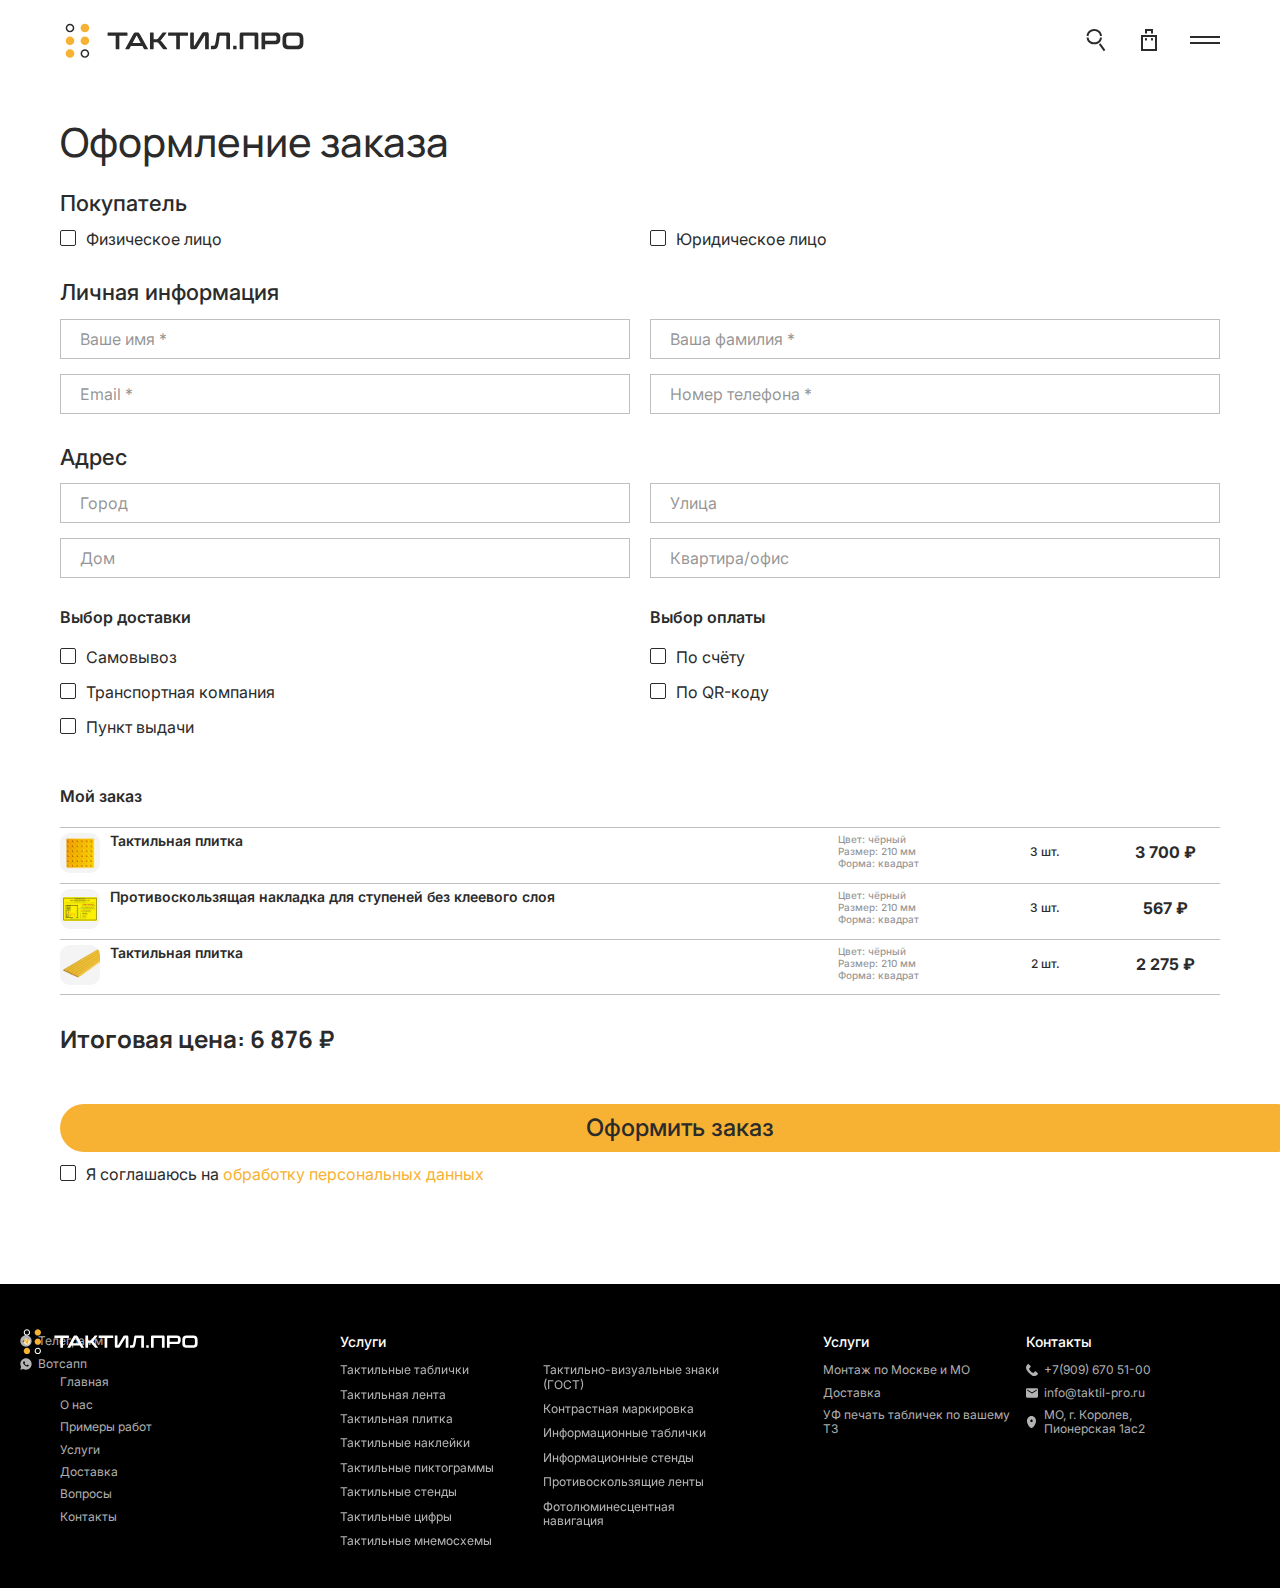
<file: +checkout.html>
<!DOCTYPE html>
<html lang="ru">
	<head>
		<meta http-equiv="Content-Type" content="text/html; charset=utf-8">

		<!-- Adapting the page for mobile devices -->
		<meta name="viewport" content="width=device-width, initial-scale=1, maximum-scale=1">

		<!-- Prohibition of phone number recognition -->
		<meta name="format-detection" content="telephone=no">
		<meta name="SKYPE_TOOLBAR" content ="SKYPE_TOOLBAR_PARSER_COMPATIBLE">

		<!-- Page title -->
		<title>Заголовок страницы</title>

		<!-- Meta description -->
		<meta name="description" content="">

		<!-- Meta Keywords -->
		<meta name="keywords" content="">

		<!-- Changing the color of the mobile browser panel -->
		<meta name="msapplication-TileColor" content="#000000">
		<meta name="theme-color" content="#000000">

		<!-- Connecting fonts from Google -->
		<link rel="preconnect" href="https://fonts.googleapis.com">
		<link rel="preconnect" href="https://fonts.gstatic.com" crossorigin>
		<link href="https://fonts.googleapis.com/css2?family=Inter:ital,opsz,wght@0,14..32,100..900;1,14..32,100..900&family=Manrope:wght@200..800&display=swap" rel="stylesheet">

		<!-- Connecting style files -->
		<link rel="stylesheet" href="css/swiper-bundle.min.css">
		<link rel="stylesheet" href="css/swiper.css">
		<link rel="stylesheet" href="css/fancybox.css">
		<link rel="stylesheet" href="css/ion.rangeSlider.css">
		<link rel="stylesheet" href="css/styles.css">

		<link rel="stylesheet" href="css/response_1899.css" media="print, (max-width: 1899px)">
		<link rel="stylesheet" href="css/response_1379.css" media="print, (max-width: 1379px)">
		<link rel="stylesheet" href="css/response_639.css" media="print, (max-width: 639px)">
	</head>

	<body>
		<div class="wrap">
			<div class="main">
				<header>
					<div class="cont row">
						<div class="catalog modal_cont">
							<button class="btn mini_modal_btn" data-modal-id="#catalog_modal">
								<span>Каталог</span>
								<svg class="icon"><use xlink:href="images/sprite.svg#ic_delete"></use></svg>
							</button>

							<div class="mini_modal" id="catalog_modal">
								<div class="cont">
									<div class="row">
										<a href="/" class="category">
											<div class="name">Тактильные таблички</div>

											<svg class="arrow"><use xlink:href="images/sprite.svg#ic_arrow_hor"></use></svg>

											<picture class="thumb">
												<img src="images/tmp/category_thumb.png" alt="" loading="lazy">
												<img src="images/tmp/category_thumb_h.png" alt="" loading="lazy">
											</picture>
										</a>

										<a href="/" class="category">
											<div class="name">Тактильная лента</div>

											<svg class="arrow"><use xlink:href="images/sprite.svg#ic_arrow_hor"></use></svg>

											<picture class="thumb">
												<img src="images/tmp/category_thumb2.png" alt="" loading="lazy">
												<img src="images/tmp/category_thumb2_h.png" alt="" loading="lazy">
											</picture>
										</a>

										<a href="/" class="category">
											<div class="name">Тактильная плитка</div>

											<svg class="arrow"><use xlink:href="images/sprite.svg#ic_arrow_hor"></use></svg>

											<picture class="thumb">
												<img src="images/tmp/category_thumb3.png" alt="" loading="lazy">
												<img src="images/tmp/category_thumb3_h.png" alt="" loading="lazy">
											</picture>
										</a>

										<a href="/" class="category">
											<div class="name">Тактильные наклейки</div>

											<svg class="arrow"><use xlink:href="images/sprite.svg#ic_arrow_hor"></use></svg>

											<picture class="thumb">
												<img src="images/tmp/category_thumb4.png" alt="" loading="lazy">
												<img src="images/tmp/category_thumb4_h.png" alt="" loading="lazy">
											</picture>
										</a>

										<a href="/" class="category">
											<div class="name">Тактильные пиктограммы</div>

											<svg class="arrow"><use xlink:href="images/sprite.svg#ic_arrow_hor"></use></svg>

											<picture class="thumb">
												<img src="images/tmp/category_thumb5.png" alt="" loading="lazy">
												<img src="images/tmp/category_thumb5_h.png" alt="" loading="lazy">
											</picture>
										</a>

										<a href="/" class="category">
											<div class="name">Тактильные стенды</div>

											<svg class="arrow"><use xlink:href="images/sprite.svg#ic_arrow_hor"></use></svg>

											<picture class="thumb">
												<img src="images/tmp/category_thumb6.png" alt="" loading="lazy">
												<img src="images/tmp/category_thumb6_h.png" alt="" loading="lazy">
											</picture>
										</a>

										<a href="/" class="category">
											<div class="name">Тактильные цифры</div>

											<svg class="arrow"><use xlink:href="images/sprite.svg#ic_arrow_hor"></use></svg>

											<picture class="thumb">
												<img src="images/tmp/category_thumb7.png" alt="" loading="lazy">
												<img src="images/tmp/category_thumb7_h.png" alt="" loading="lazy">
											</picture>
										</a>

										<a href="/" class="category">
											<div class="name">Тактильные мнемосхемы</div>

											<svg class="arrow"><use xlink:href="images/sprite.svg#ic_arrow_hor"></use></svg>

											<picture class="thumb">
												<img src="images/tmp/category_thumb8.png" alt="" loading="lazy">
												<img src="images/tmp/category_thumb8_h.png" alt="" loading="lazy">
											</picture>
										</a>

										<a href="/" class="category">
											<div class="name">Тактильно-визуальные знаки (ГОСТ)</div>

											<svg class="arrow"><use xlink:href="images/sprite.svg#ic_arrow_hor"></use></svg>

											<picture class="thumb">
												<img src="images/tmp/category_thumb9.png" alt="" loading="lazy">
												<img src="images/tmp/category_thumb9_h.png" alt="" loading="lazy">
											</picture>
										</a>

										<a href="/" class="category">
											<div class="name">Контрастная маркировка</div>

											<svg class="arrow"><use xlink:href="images/sprite.svg#ic_arrow_hor"></use></svg>

											<picture class="thumb">
												<img src="images/tmp/category_thumb10.png" alt="" loading="lazy">
												<img src="images/tmp/category_thumb10_h.png" alt="" loading="lazy">
											</picture>
										</a>

										<a href="/" class="category">
											<div class="name">Информационные таблички</div>

											<svg class="arrow"><use xlink:href="images/sprite.svg#ic_arrow_hor"></use></svg>

											<picture class="thumb">
												<img src="images/tmp/category_thumb11.png" alt="" loading="lazy">
												<img src="images/tmp/category_thumb11_h.png" alt="" loading="lazy">
											</picture>
										</a>

										<a href="/" class="category">
											<div class="name">Информационные стенды</div>

											<svg class="arrow"><use xlink:href="images/sprite.svg#ic_arrow_hor"></use></svg>

											<picture class="thumb">
												<img src="images/tmp/category_thumb12.png" alt="" loading="lazy">
												<img src="images/tmp/category_thumb12_h.png" alt="" loading="lazy">
											</picture>
										</a>

										<a href="/" class="category">
											<div class="name">Противоскользящие ленты</div>

											<svg class="arrow"><use xlink:href="images/sprite.svg#ic_arrow_hor"></use></svg>

											<picture class="thumb">
												<img src="images/tmp/category_thumb13.png" alt="" loading="lazy">
												<img src="images/tmp/category_thumb13_h.png" alt="" loading="lazy">
											</picture>
										</a>

										<a href="/" class="category">
											<div class="name">Фотолюминесцентная навигация</div>

											<svg class="arrow"><use xlink:href="images/sprite.svg#ic_arrow_hor"></use></svg>

											<picture class="thumb">
												<img src="images/tmp/category_thumb14.png" alt="" loading="lazy">
												<img src="images/tmp/category_thumb14_h.png" alt="" loading="lazy">
											</picture>
										</a>
									</div>
								</div>
							</div>
						</div>

						<a href="/" class="logo">
							<img src="images/logo.svg" alt="">
						</a>

						<div class="links">
							<div><a href="/">О нас</a></div>

							<div><a href="/">Наши работы</a></div>

							<div><a href="/">Услуги</a></div>
						</div>

						<div class="links">
							<div><a href="/">Доставка</a></div>

							<div><a href="/">Вопросы</a></div>

							<div><a href="/">Контакты</a></div>
						</div>

						<div class="col_right">
							<div class="contacts">
								<div class="phone">
									<a href="tel:+7(909) 670 51-00">
										<svg class="icon"><use xlink:href="images/sprite.svg#ic_phone"></use></svg>
										<span>+7(909) 670 51-00</span>
									</a>
								</div>

								<div class="email">
									<a href="mailto:info@taktil-pro.ru">
										<svg class="icon"><use xlink:href="images/sprite.svg#ic_email"></use></svg>
										<span>info@taktil-pro.ru</span>
									</a>
								</div>
							</div>

							<form action="" class="search">
								<input type="text" name="" value="" class="input" placeholder="Поиск">

								<button type="submit" class="submit_btn"><svg class="icon"><use xlink:href="images/sprite.svg#ic_search"></use></svg></button>
							</form>

							<div class="cart_link">
								<a href="/" class="link">
									<svg class="icon"><use xlink:href="images/sprite.svg#ic_cart"></use></svg>
								</a>
							</div>
						</div>
					</div>
				</header>


				<section class="mob_header">
					<div class="cont row">
						<a href="/" class="logo">
							<img src="images/logo.svg" alt="">
						</a>

						<div class="search modal_cont">
							<button class="btn mini_modal_btn" data-modal-id="#search_modal">
								<svg class="icon"><use xlink:href="images/sprite.svg#ic_search"></use></svg>
							</button>

							<div class="mini_modal" id="search_modal">
								<form action="">
									<input type="text" name="" value="" class="input">

									<button type="submit" class="submit_btn">
										<svg class="icon"><use xlink:href="images/sprite.svg#ic_search"></use></svg>
									</button>
								</form>
							</div>
						</div>

						<div class="cart_link">
							<a href="/" class="link">
								<svg class="icon"><use xlink:href="images/sprite.svg#ic_cart"></use></svg>
							</a>
						</div>

						<button class="menu_btn">
							<svg class="icon"><use xlink:href="images/sprite.svg#ic_menu"></use></svg>
						</button>
					</div>
				</section>


				<section class="mob_menu">
					<div class="cont">
						<div class="head">
							<div class="title">Меню</div>

							<button class="close_btn">
								<svg class="icon"><use xlink:href="images/sprite.svg#ic_delete"></use></svg>
							</button>
						</div>

						<div class="catalog_block">
							<div class="title">Каталог</div>

							<div class="row">
								<a href="/" class="category">
									<div class="name">Тактильные таблички</div>

									<div class="arrow">
										<svg class="icon"><use xlink:href="images/sprite.svg#ic_arr_hor"></use></svg>
									</div>

									<picture class="thumb">
										<img src="images/tmp/category_thumb.png" alt="" loading="lazy">
										<img src="images/tmp/category_thumb_h.png" alt="" loading="lazy">
									</picture>
								</a>

								<a href="/" class="category">
									<div class="name">Тактильная лента</div>

									<div class="arrow">
										<svg class="icon"><use xlink:href="images/sprite.svg#ic_arr_hor"></use></svg>
									</div>

									<picture class="thumb">
										<img src="images/tmp/category_thumb2.png" alt="" loading="lazy">
										<img src="images/tmp/category_thumb2_h.png" alt="" loading="lazy">
									</picture>
								</a>

								<a href="/" class="category">
									<div class="name">Тактильная плитка</div>

									<div class="arrow">
										<svg class="icon"><use xlink:href="images/sprite.svg#ic_arr_hor"></use></svg>
									</div>

									<picture class="thumb">
										<img src="images/tmp/category_thumb3.png" alt="" loading="lazy">
										<img src="images/tmp/category_thumb3_h.png" alt="" loading="lazy">
									</picture>
								</a>

								<a href="/" class="category">
									<div class="name">Тактильные наклейки</div>

									<div class="arrow">
										<svg class="icon"><use xlink:href="images/sprite.svg#ic_arr_hor"></use></svg>
									</div>

									<picture class="thumb">
										<img src="images/tmp/category_thumb4.png" alt="" loading="lazy">
										<img src="images/tmp/category_thumb4_h.png" alt="" loading="lazy">
									</picture>
								</a>

								<a href="/" class="category">
									<div class="name">Тактильные пиктограммы</div>

									<div class="arrow">
										<svg class="icon"><use xlink:href="images/sprite.svg#ic_arr_hor"></use></svg>
									</div>

									<picture class="thumb">
										<img src="images/tmp/category_thumb5.png" alt="" loading="lazy">
										<img src="images/tmp/category_thumb5_h.png" alt="" loading="lazy">
									</picture>
								</a>

								<a href="/" class="category">
									<div class="name">Тактильные стенды</div>

									<div class="arrow">
										<svg class="icon"><use xlink:href="images/sprite.svg#ic_arr_hor"></use></svg>
									</div>

									<picture class="thumb">
										<img src="images/tmp/category_thumb6.png" alt="" loading="lazy">
										<img src="images/tmp/category_thumb6_h.png" alt="" loading="lazy">
									</picture>
								</a>

								<a href="/" class="category">
									<div class="name">Тактильные цифры</div>

									<div class="arrow">
										<svg class="icon"><use xlink:href="images/sprite.svg#ic_arr_hor"></use></svg>
									</div>

									<picture class="thumb">
										<img src="images/tmp/category_thumb7.png" alt="" loading="lazy">
										<img src="images/tmp/category_thumb7_h.png" alt="" loading="lazy">
									</picture>
								</a>

								<a href="/" class="category">
									<div class="name">Тактильные мнемосхемы</div>

									<div class="arrow">
										<svg class="icon"><use xlink:href="images/sprite.svg#ic_arr_hor"></use></svg>
									</div>

									<picture class="thumb">
										<img src="images/tmp/category_thumb8.png" alt="" loading="lazy">
										<img src="images/tmp/category_thumb8_h.png" alt="" loading="lazy">
									</picture>
								</a>

								<a href="/" class="category">
									<div class="name">Тактильно-визуальные знаки (ГОСТ)</div>

									<div class="arrow">
										<svg class="icon"><use xlink:href="images/sprite.svg#ic_arr_hor"></use></svg>
									</div>

									<picture class="thumb">
										<img src="images/tmp/category_thumb9.png" alt="" loading="lazy">
										<img src="images/tmp/category_thumb9_h.png" alt="" loading="lazy">
									</picture>
								</a>

								<a href="/" class="category">
									<div class="name">Контрастная маркировка</div>

									<div class="arrow">
										<svg class="icon"><use xlink:href="images/sprite.svg#ic_arr_hor"></use></svg>
									</div>

									<picture class="thumb">
										<img src="images/tmp/category_thumb10.png" alt="" loading="lazy">
										<img src="images/tmp/category_thumb10_h.png" alt="" loading="lazy">
									</picture>
								</a>

								<a href="/" class="category">
									<div class="name">Информационные таблички</div>

									<div class="arrow">
										<svg class="icon"><use xlink:href="images/sprite.svg#ic_arr_hor"></use></svg>
									</div>

									<picture class="thumb">
										<img src="images/tmp/category_thumb11.png" alt="" loading="lazy">
										<img src="images/tmp/category_thumb11_h.png" alt="" loading="lazy">
									</picture>
								</a>

								<a href="/" class="category">
									<div class="name">Информационные стенды</div>

									<div class="arrow">
										<svg class="icon"><use xlink:href="images/sprite.svg#ic_arr_hor"></use></svg>
									</div>

									<picture class="thumb">
										<img src="images/tmp/category_thumb12.png" alt="" loading="lazy">
										<img src="images/tmp/category_thumb12_h.png" alt="" loading="lazy">
									</picture>
								</a>

								<a href="/" class="category">
									<div class="name">Противоскользящие ленты</div>

									<div class="arrow">
										<svg class="icon"><use xlink:href="images/sprite.svg#ic_arr_hor"></use></svg>
									</div>

									<picture class="thumb">
										<img src="images/tmp/category_thumb13.png" alt="" loading="lazy">
										<img src="images/tmp/category_thumb13_h.png" alt="" loading="lazy">
									</picture>
								</a>

								<a href="/" class="category">
									<div class="name">Фотолюминесцентная навигация</div>

									<div class="arrow">
										<svg class="icon"><use xlink:href="images/sprite.svg#ic_arr_hor"></use></svg>
									</div>

									<picture class="thumb">
										<img src="images/tmp/category_thumb14.png" alt="" loading="lazy">
										<img src="images/tmp/category_thumb14_h.png" alt="" loading="lazy">
									</picture>
								</a>
							</div>
						</div>

						<div class="links">
							<div><a href="/">О нас</a></div>

							<div><a href="/"></a>Наши работы</a></div>

							<div><a href="/"></a>Услуги</a></div>

							<div><a href="/"></a>Доставка</a></div>

							<div><a href="/"></a>Вопросы</a></div>

							<div><a href="/"></a>Контакты</a></div>

							<div><a href="/"></a>На главную</a></div>
						</div>
					</div>
				</section>


				<section class="page_head">
					<div class="cont">
						<h1 class="page_title middle">Оформление заказа</h1>
					</div>
				</section>


				<section class="checkout_info block">
					<div class="cont row">
						<div class="data">
							<form action="" class="form">
								<div class="section">
									<div class="title mob_big">Покупатель</div>

									<div class="line type">
										<div class="field">
											<label class="checkbox">
												<input type="radio" name="type">

												<div class="check"></div>

												<div>Физическое лицо</div>
											</label>
										</div>

										<div class="field">
											<label class="checkbox">
												<input type="radio" name="type">

												<div class="check"></div>

												<div>Юридическое лицо</div>
											</label>
										</div>
									</div>
								</div>

								<div class="section">
									<div class="title mob_big">Личная информация</div>

									<div class="columns">
										<div class="line">
											<div class="field">
												<input type="text" name="" value="" class="input" placeholder="Ваше имя *">
											</div>
										</div>

										<div class="line">
											<div class="field">
												<input type="text" name="" value="" class="input" placeholder="Ваша фамилия *">
											</div>
										</div>

										<div class="line">
											<div class="field">
												<input type="email" name="" value="" class="input" placeholder="Email *">
											</div>
										</div>

										<div class="line">
											<div class="field">
												<input type="tel" name="" value="" class="input" placeholder="Номер телефона *">
											</div>
										</div>
									</div>
								</div>

								<div class="section">
									<div class="title mob_big">Адрес</div>

									<div class="columns">
										<div class="line">
											<div class="field">
												<input type="text" name="" value="" class="input" placeholder="Город">
											</div>
										</div>

										<div class="line">
											<div class="field">
												<input type="text" name="" value="" class="input" placeholder="Улица">
											</div>
										</div>

										<div class="line">
											<div class="field">
												<input type="text" name="" value="" class="input" placeholder="Дом">
											</div>
										</div>

										<div class="line">
											<div class="field">
												<input type="text" name="" value="" class="input" placeholder="Квартира/офис">
											</div>
										</div>
									</div>
								</div>

								<div class="cols">
									<div class="section">
										<div class="title">Выбор доставки</div>

										<div class="line">
											<div class="field">
												<label class="checkbox">
													<input type="checkbox" name="delivery_method">

													<div class="check"></div>

													<div>Самовывоз</div>
												</label>
											</div>

											<div class="field">
												<label class="checkbox">
													<input type="checkbox" name="delivery_method">

													<div class="check"></div>

													<div>Транспортная компания</div>
												</label>
											</div>

											<div class="field">
												<label class="checkbox">
													<input type="checkbox" name="delivery_method">

													<div class="check"></div>

													<div>Пункт выдачи</div>
												</label>
											</div>
										</div>
									</div>

									<div class="section">
										<div class="title">Выбор оплаты</div>

										<div class="line">
											<div class="field">
												<label class="checkbox">
													<input type="checkbox" name="payment_method">

													<div class="check"></div>

													<div>По счёту</div>
												</label>
											</div>

											<div class="field">
												<label class="checkbox">
													<input type="checkbox" name="payment_method">

													<div class="check"></div>

													<div>По QR-коду</div>
												</label>
											</div>
										</div>
									</div>
								</div>

								<div class="submit">
									<button type="submit" class="submit_btn">Оформить заказ</button>
								</div>

								<div class="agree">
									<label class="checkbox">
										<input type="checkbox" name="agree">

										<div class="check"></div>

										<div>Я соглашаюсь на <a href="/" target="_blank">обработку персональных данных</a></div>
									</label>
								</div>
							</form>
						</div>


						<div class="order">
							<div class="title">Мой заказ</div>

							<div class="items">
								<div class="product">
									<a href="/" class="thumb">
										<picture class="image">
											<img src="images/tmp/checkout_product_thumb.png" alt="" loading="lazy">
										</picture>
									</a>

									<div class="info">
										<div class="name">
											<a href="/">Тактильная плитка</a>
										</div>

										<div class="features">
											<div>Цвет: чёрный</div>
											<div>Размер: 210 мм</div>
											<div>Форма: квадрат</div>
										</div>
									</div>

									<div class="amount">3 шт.</div>

									<div class="price">3 700 ₽</div>
								</div>

								<div class="product">
									<a href="/" class="thumb">
										<picture class="image">
											<img src="images/tmp/checkout_product_thumb2.png" alt="" loading="lazy">
										</picture>
									</a>

									<div class="info">
										<div class="name">
											<a href="/">Противоскользящая накладка для ступеней без клеевого слоя</a>
										</div>

										<div class="features">
											<div>Цвет: чёрный</div>
											<div>Размер: 210 мм</div>
											<div>Форма: квадрат</div>
										</div>
									</div>

									<div class="amount">3 шт.</div>

									<div class="price">567 ₽</div>
								</div>

								<div class="product">
									<a href="/" class="thumb">
										<picture class="image">
											<img src="images/tmp/checkout_product_thumb3.png" alt="" loading="lazy">
										</picture>
									</a>

									<div class="info">
										<div class="name">
											<a href="/">Тактильная плитка</a>
										</div>

										<div class="features">
											<div>Цвет: чёрный</div>
											<div>Размер: 210 мм</div>
											<div>Форма: квадрат</div>
										</div>
									</div>

									<div class="amount">2 шт.</div>

									<div class="price">2 275 ₽</div>
								</div>
							</div>

							<div class="total_price">Итоговая цена: 6 876 ₽</div>
						</div>
					</div>
				</section>
			</div>


			<footer>
				<div class="cont row">
					<div class="col_left">
						<div class="logo">
							<img src="images/logo_white.svg" alt="">
						</div>

						<div class="catalog modal_cont">
							<button class="btn mini_modal_btn" data-modal-id="#catalog_modal">
								<span>Показать каталог</span>
								<svg class="icon"><use xlink:href="images/sprite.svg#ic_arrow_hor"></use></svg>
							</button>
						</div>
					</div>

					<div class="links">
						<div class="title mob_hide">Навигация</div>

						<div class="items">
							<div><a href="/">Главная</a></div>

							<div><a href="/">О нас</a></div>

							<div><a href="/">Примеры работ</a></div>

							<div><a href="/">Услуги</a></div>

							<div><a href="/">Доставка</a></div>

							<div><a href="/">Вопросы</a></div>

							<div><a href="/">Контакты</a></div>
						</div>
					</div>

					<div class="links">
						<div class="title">Услуги</div>

						<div class="items columns">
							<div><a href="/">Тактильные таблички</a></div>

							<div><a href="/">Тактильная лента</a></div>

							<div><a href="/">Тактильная плитка</a></div>

							<div><a href="/">Тактильные наклейки</a></div>

							<div><a href="/">Тактильные пиктограммы</a></div>

							<div><a href="/">Тактильные стенды</a></div>

							<div><a href="/">Тактильные цифры</a></div>

							<div><a href="/">Тактильные мнемосхемы</a></div>

							<div><a href="/">Тактильно-визуальные знаки (ГОСТ)</a></div>

							<div><a href="/">Контрастная маркировка</a></div>

							<div><a href="/">Информационные таблички</a></div>

							<div><a href="/">Информационные стенды</a></div>

							<div><a href="/">Противоскользящие ленты</a></div>

							<div><a href="/">Фотолюминесцентная навигация</a></div>
						</div>
					</div>

					<div class="links">
						<div class="title">Услуги</div>

						<div class="items">
							<div><a href="/">Монтаж по Москве и МО</a></div>

							<div><a href="/">Доставка</a></div>

							<div><a href="/">УФ печать табличек по вашему ТЗ</a></div>
						</div>
					</div>

					<div class="contacts">
						<div class="title">Контакты</div>

						<div class="item messengers">
							<div>
								<a href="/" target="_blank" rel="noopener nofollow">
									<svg class="icon"><use xlink:href="images/sprite.svg#ic_tg"></use></svg>
									<span>Телеграмм</span>
								</a>
							</div>

							<div>
								<a href="/" target="_blank" rel="noopener nofollow">
									<svg class="icon"><use xlink:href="images/sprite.svg#ic_whatsapp"></use></svg>
									<span>Вотсапп</span>
								</a>
							</div>
						</div>

						<div class="item phone">
							<svg class="icon"><use xlink:href="images/sprite.svg#ic_phone"></use></svg>

							<div>
								<div><a href="tel:+7(909) 670 51-00">+7(909) 670 51-00</a></div>
							</div>
						</div>

						<div class="item email">
							<svg class="icon"><use xlink:href="images/sprite.svg#ic_email"></use></svg>

							<div>
								<div><a href="mailto:info@taktil-pro.ru">info@taktil-pro.ru</a></div>
							</div>
						</div>

						<div class="item location">
							<svg class="icon"><use xlink:href="images/sprite.svg#ic_location"></use></svg>

							<div>МО, г. Королев,<br> Пионерская 1ас2 </div>
						</div>
					</div>
				</div>
			</footer>
		</div>


		<!-- Connecting javascript files -->
		<script src="js/jquery-3.6.3.min.js"></script>
		<script src="js/functions.js"></script>
		<script src="js/swiper-bundle.min.js"></script>
		<script src="js/fancybox.js"></script>
		<script src="js/imask.js"></script>
		<script src="js/ion.rangeSlider.min.js"></script>
		<script src="js/scripts.js"></script>
	</body>
</html>
</file>
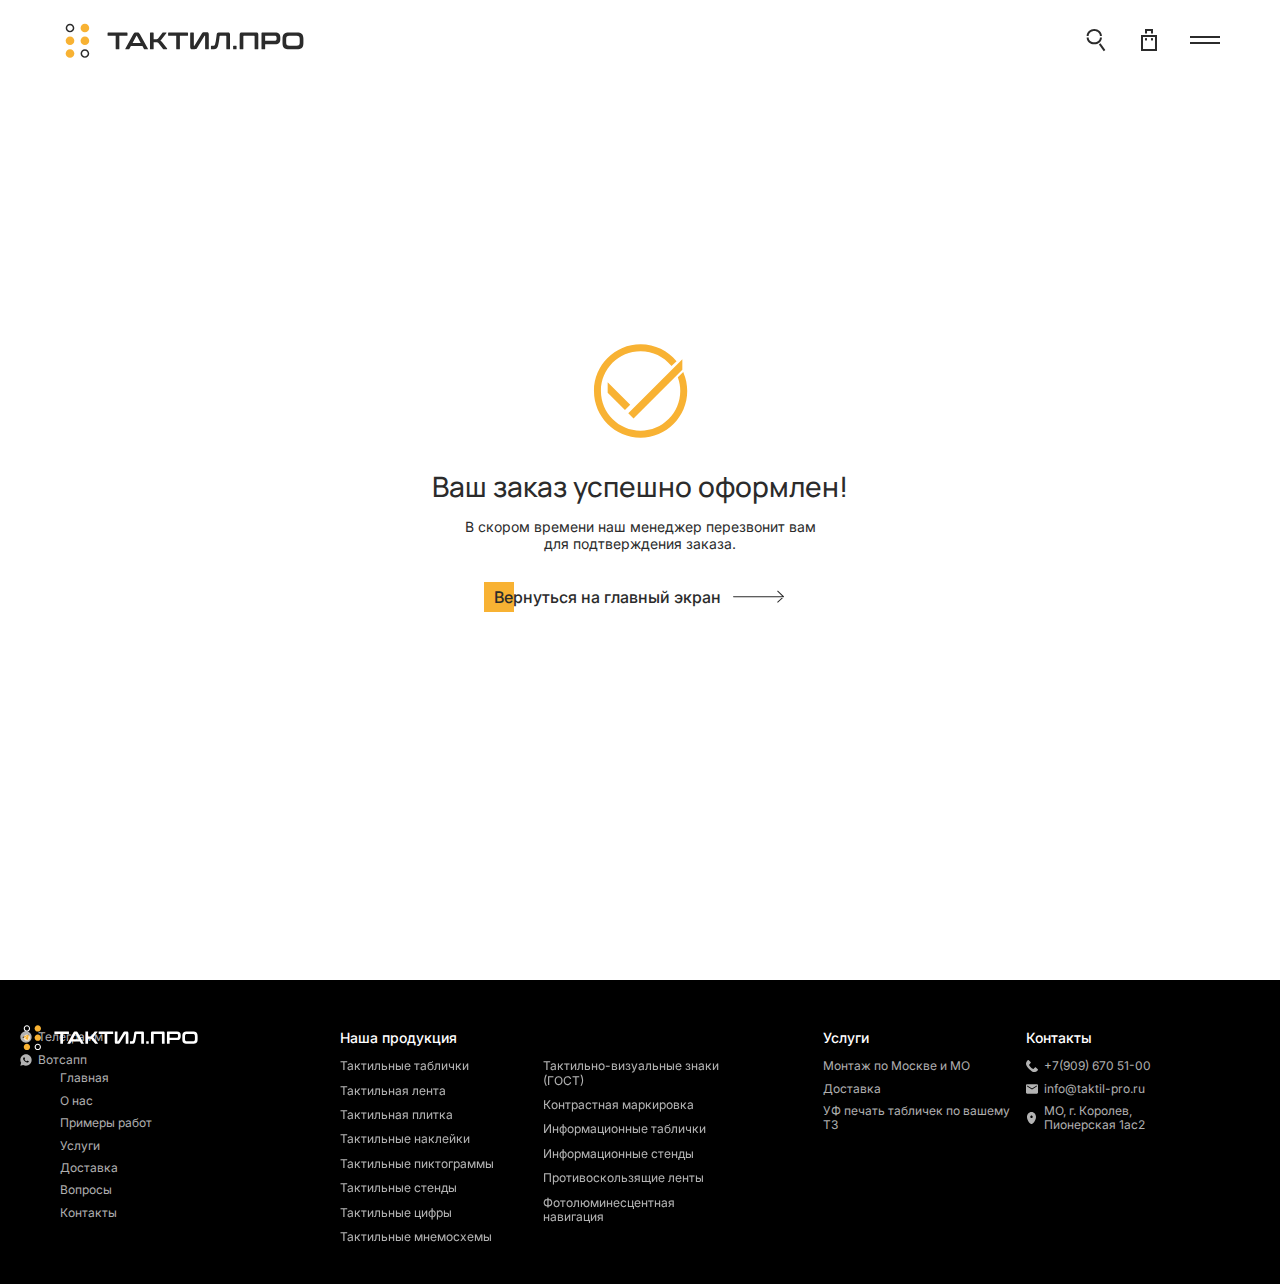
<file: +checkout_success.html>
<!DOCTYPE html>
<html lang="ru">
	<head>
		<meta http-equiv="Content-Type" content="text/html; charset=utf-8">

		<!-- Adapting the page for mobile devices -->
		<meta name="viewport" content="width=device-width, initial-scale=1, maximum-scale=1">

		<!-- Prohibition of phone number recognition -->
		<meta name="format-detection" content="telephone=no">
		<meta name="SKYPE_TOOLBAR" content ="SKYPE_TOOLBAR_PARSER_COMPATIBLE">

		<!-- Page title -->
		<title>Заголовок страницы</title>

		<!-- Meta description -->
		<meta name="description" content="">

		<!-- Meta Keywords -->
		<meta name="keywords" content="">

		<!-- Changing the color of the mobile browser panel -->
		<meta name="msapplication-TileColor" content="#000000">
		<meta name="theme-color" content="#000000">

		<!-- Connecting fonts from Google -->
		<link rel="preconnect" href="https://fonts.googleapis.com">
		<link rel="preconnect" href="https://fonts.gstatic.com" crossorigin>
		<link href="https://fonts.googleapis.com/css2?family=Inter:ital,opsz,wght@0,14..32,100..900;1,14..32,100..900&family=Manrope:wght@200..800&display=swap" rel="stylesheet">

		<!-- Connecting style files -->
		<link rel="stylesheet" href="css/swiper-bundle.min.css">
		<link rel="stylesheet" href="css/swiper.css">
		<link rel="stylesheet" href="css/fancybox.css">
		<link rel="stylesheet" href="css/ion.rangeSlider.css">
		<link rel="stylesheet" href="css/styles.css">

		<link rel="stylesheet" href="css/response_1899.css" media="print, (max-width: 1899px)">
		<link rel="stylesheet" href="css/response_1379.css" media="print, (max-width: 1379px)">
		<link rel="stylesheet" href="css/response_639.css" media="print, (max-width: 639px)">
	</head>

	<body>
		<div class="wrap">
			<div class="main">
				<header>
					<div class="cont row">
						<div class="catalog modal_cont">
							<button class="btn mini_modal_btn" data-modal-id="#catalog_modal">
								<span>Каталог</span>
								<svg class="icon"><use xlink:href="images/sprite.svg#ic_delete"></use></svg>
							</button>

							<div class="mini_modal" id="catalog_modal">
								<div class="cont">
									<div class="row">
										<a href="/" class="category">
											<div class="name">Тактильные таблички</div>

											<svg class="arrow"><use xlink:href="images/sprite.svg#ic_arrow_hor"></use></svg>

											<picture class="thumb">
												<img src="images/tmp/category_thumb.png" alt="" loading="lazy">
												<img src="images/tmp/category_thumb_h.png" alt="" loading="lazy">
											</picture>
										</a>

										<a href="/" class="category">
											<div class="name">Тактильная лента</div>

											<svg class="arrow"><use xlink:href="images/sprite.svg#ic_arrow_hor"></use></svg>

											<picture class="thumb">
												<img src="images/tmp/category_thumb2.png" alt="" loading="lazy">
												<img src="images/tmp/category_thumb2_h.png" alt="" loading="lazy">
											</picture>
										</a>

										<a href="/" class="category">
											<div class="name">Тактильная плитка</div>

											<svg class="arrow"><use xlink:href="images/sprite.svg#ic_arrow_hor"></use></svg>

											<picture class="thumb">
												<img src="images/tmp/category_thumb3.png" alt="" loading="lazy">
												<img src="images/tmp/category_thumb3_h.png" alt="" loading="lazy">
											</picture>
										</a>

										<a href="/" class="category">
											<div class="name">Тактильные наклейки</div>

											<svg class="arrow"><use xlink:href="images/sprite.svg#ic_arrow_hor"></use></svg>

											<picture class="thumb">
												<img src="images/tmp/category_thumb4.png" alt="" loading="lazy">
												<img src="images/tmp/category_thumb4_h.png" alt="" loading="lazy">
											</picture>
										</a>

										<a href="/" class="category">
											<div class="name">Тактильные пиктограммы</div>

											<svg class="arrow"><use xlink:href="images/sprite.svg#ic_arrow_hor"></use></svg>

											<picture class="thumb">
												<img src="images/tmp/category_thumb5.png" alt="" loading="lazy">
												<img src="images/tmp/category_thumb5_h.png" alt="" loading="lazy">
											</picture>
										</a>

										<a href="/" class="category">
											<div class="name">Тактильные стенды</div>

											<svg class="arrow"><use xlink:href="images/sprite.svg#ic_arrow_hor"></use></svg>

											<picture class="thumb">
												<img src="images/tmp/category_thumb6.png" alt="" loading="lazy">
												<img src="images/tmp/category_thumb6_h.png" alt="" loading="lazy">
											</picture>
										</a>

										<a href="/" class="category">
											<div class="name">Тактильные цифры</div>

											<svg class="arrow"><use xlink:href="images/sprite.svg#ic_arrow_hor"></use></svg>

											<picture class="thumb">
												<img src="images/tmp/category_thumb7.png" alt="" loading="lazy">
												<img src="images/tmp/category_thumb7_h.png" alt="" loading="lazy">
											</picture>
										</a>

										<a href="/" class="category">
											<div class="name">Тактильные мнемосхемы</div>

											<svg class="arrow"><use xlink:href="images/sprite.svg#ic_arrow_hor"></use></svg>

											<picture class="thumb">
												<img src="images/tmp/category_thumb8.png" alt="" loading="lazy">
												<img src="images/tmp/category_thumb8_h.png" alt="" loading="lazy">
											</picture>
										</a>

										<a href="/" class="category">
											<div class="name">Тактильно-визуальные знаки (ГОСТ)</div>

											<svg class="arrow"><use xlink:href="images/sprite.svg#ic_arrow_hor"></use></svg>

											<picture class="thumb">
												<img src="images/tmp/category_thumb9.png" alt="" loading="lazy">
												<img src="images/tmp/category_thumb9_h.png" alt="" loading="lazy">
											</picture>
										</a>

										<a href="/" class="category">
											<div class="name">Контрастная маркировка</div>

											<svg class="arrow"><use xlink:href="images/sprite.svg#ic_arrow_hor"></use></svg>

											<picture class="thumb">
												<img src="images/tmp/category_thumb10.png" alt="" loading="lazy">
												<img src="images/tmp/category_thumb10_h.png" alt="" loading="lazy">
											</picture>
										</a>

										<a href="/" class="category">
											<div class="name">Информационные таблички</div>

											<svg class="arrow"><use xlink:href="images/sprite.svg#ic_arrow_hor"></use></svg>

											<picture class="thumb">
												<img src="images/tmp/category_thumb11.png" alt="" loading="lazy">
												<img src="images/tmp/category_thumb11_h.png" alt="" loading="lazy">
											</picture>
										</a>

										<a href="/" class="category">
											<div class="name">Информационные стенды</div>

											<svg class="arrow"><use xlink:href="images/sprite.svg#ic_arrow_hor"></use></svg>

											<picture class="thumb">
												<img src="images/tmp/category_thumb12.png" alt="" loading="lazy">
												<img src="images/tmp/category_thumb12_h.png" alt="" loading="lazy">
											</picture>
										</a>

										<a href="/" class="category">
											<div class="name">Противоскользящие ленты</div>

											<svg class="arrow"><use xlink:href="images/sprite.svg#ic_arrow_hor"></use></svg>

											<picture class="thumb">
												<img src="images/tmp/category_thumb13.png" alt="" loading="lazy">
												<img src="images/tmp/category_thumb13_h.png" alt="" loading="lazy">
											</picture>
										</a>

										<a href="/" class="category">
											<div class="name">Фотолюминесцентная навигация</div>

											<svg class="arrow"><use xlink:href="images/sprite.svg#ic_arrow_hor"></use></svg>

											<picture class="thumb">
												<img src="images/tmp/category_thumb14.png" alt="" loading="lazy">
												<img src="images/tmp/category_thumb14_h.png" alt="" loading="lazy">
											</picture>
										</a>
									</div>
								</div>
							</div>
						</div>

						<a href="/" class="logo">
							<img src="images/logo.svg" alt="">
						</a>

						<div class="links">
							<div><a href="/">О нас</a></div>

							<div><a href="/">Наши работы</a></div>

							<div><a href="/">Услуги</a></div>
						</div>

						<div class="links">
							<div><a href="/">Доставка</a></div>

							<div><a href="/">Вопросы</a></div>

							<div><a href="/">Контакты</a></div>
						</div>

						<div class="col_right">
							<div class="contacts">
								<div class="phone">
									<a href="tel:+7(909) 670 51-00">
										<svg class="icon"><use xlink:href="images/sprite.svg#ic_phone"></use></svg>
										<span>+7(909) 670 51-00</span>
									</a>
								</div>

								<div class="email">
									<a href="mailto:info@taktil-pro.ru">
										<svg class="icon"><use xlink:href="images/sprite.svg#ic_email"></use></svg>
										<span>info@taktil-pro.ru</span>
									</a>
								</div>
							</div>

							<form action="" class="search">
								<input type="text" name="" value="" class="input" placeholder="Поиск">

								<button type="submit" class="submit_btn"><svg class="icon"><use xlink:href="images/sprite.svg#ic_search"></use></svg></button>
							</form>

							<div class="cart_link">
								<a href="/" class="link">
									<svg class="icon"><use xlink:href="images/sprite.svg#ic_cart"></use></svg>
								</a>
							</div>
						</div>
					</div>
				</header>


				<section class="mob_header">
					<div class="cont row">
						<a href="/" class="logo">
							<img src="images/logo.svg" alt="">
						</a>

						<div class="search modal_cont">
							<button class="btn mini_modal_btn" data-modal-id="#search_modal">
								<svg class="icon"><use xlink:href="images/sprite.svg#ic_search"></use></svg>
							</button>

							<div class="mini_modal" id="search_modal">
								<form action="">
									<input type="text" name="" value="" class="input">

									<button type="submit" class="submit_btn">
										<svg class="icon"><use xlink:href="images/sprite.svg#ic_search"></use></svg>
									</button>
								</form>
							</div>
						</div>

						<div class="cart_link">
							<a href="/" class="link">
								<svg class="icon"><use xlink:href="images/sprite.svg#ic_cart"></use></svg>
							</a>
						</div>

						<button class="menu_btn">
							<svg class="icon"><use xlink:href="images/sprite.svg#ic_menu"></use></svg>
						</button>
					</div>
				</section>


				<section class="mob_menu">
					<div class="cont">
						<div class="head">
							<div class="title">Меню</div>

							<button class="close_btn">
								<svg class="icon"><use xlink:href="images/sprite.svg#ic_delete"></use></svg>
							</button>
						</div>

						<div class="catalog_block">
							<div class="title">Каталог</div>

							<div class="row">
								<a href="/" class="category">
									<div class="name">Тактильные таблички</div>

									<div class="arrow">
										<svg class="icon"><use xlink:href="images/sprite.svg#ic_arr_hor"></use></svg>
									</div>

									<picture class="thumb">
										<img src="images/tmp/category_thumb.png" alt="" loading="lazy">
										<img src="images/tmp/category_thumb_h.png" alt="" loading="lazy">
									</picture>
								</a>

								<a href="/" class="category">
									<div class="name">Тактильная лента</div>

									<div class="arrow">
										<svg class="icon"><use xlink:href="images/sprite.svg#ic_arr_hor"></use></svg>
									</div>

									<picture class="thumb">
										<img src="images/tmp/category_thumb2.png" alt="" loading="lazy">
										<img src="images/tmp/category_thumb2_h.png" alt="" loading="lazy">
									</picture>
								</a>

								<a href="/" class="category">
									<div class="name">Тактильная плитка</div>

									<div class="arrow">
										<svg class="icon"><use xlink:href="images/sprite.svg#ic_arr_hor"></use></svg>
									</div>

									<picture class="thumb">
										<img src="images/tmp/category_thumb3.png" alt="" loading="lazy">
										<img src="images/tmp/category_thumb3_h.png" alt="" loading="lazy">
									</picture>
								</a>

								<a href="/" class="category">
									<div class="name">Тактильные наклейки</div>

									<div class="arrow">
										<svg class="icon"><use xlink:href="images/sprite.svg#ic_arr_hor"></use></svg>
									</div>

									<picture class="thumb">
										<img src="images/tmp/category_thumb4.png" alt="" loading="lazy">
										<img src="images/tmp/category_thumb4_h.png" alt="" loading="lazy">
									</picture>
								</a>

								<a href="/" class="category">
									<div class="name">Тактильные пиктограммы</div>

									<div class="arrow">
										<svg class="icon"><use xlink:href="images/sprite.svg#ic_arr_hor"></use></svg>
									</div>

									<picture class="thumb">
										<img src="images/tmp/category_thumb5.png" alt="" loading="lazy">
										<img src="images/tmp/category_thumb5_h.png" alt="" loading="lazy">
									</picture>
								</a>

								<a href="/" class="category">
									<div class="name">Тактильные стенды</div>

									<div class="arrow">
										<svg class="icon"><use xlink:href="images/sprite.svg#ic_arr_hor"></use></svg>
									</div>

									<picture class="thumb">
										<img src="images/tmp/category_thumb6.png" alt="" loading="lazy">
										<img src="images/tmp/category_thumb6_h.png" alt="" loading="lazy">
									</picture>
								</a>

								<a href="/" class="category">
									<div class="name">Тактильные цифры</div>

									<div class="arrow">
										<svg class="icon"><use xlink:href="images/sprite.svg#ic_arr_hor"></use></svg>
									</div>

									<picture class="thumb">
										<img src="images/tmp/category_thumb7.png" alt="" loading="lazy">
										<img src="images/tmp/category_thumb7_h.png" alt="" loading="lazy">
									</picture>
								</a>

								<a href="/" class="category">
									<div class="name">Тактильные мнемосхемы</div>

									<div class="arrow">
										<svg class="icon"><use xlink:href="images/sprite.svg#ic_arr_hor"></use></svg>
									</div>

									<picture class="thumb">
										<img src="images/tmp/category_thumb8.png" alt="" loading="lazy">
										<img src="images/tmp/category_thumb8_h.png" alt="" loading="lazy">
									</picture>
								</a>

								<a href="/" class="category">
									<div class="name">Тактильно-визуальные знаки (ГОСТ)</div>

									<div class="arrow">
										<svg class="icon"><use xlink:href="images/sprite.svg#ic_arr_hor"></use></svg>
									</div>

									<picture class="thumb">
										<img src="images/tmp/category_thumb9.png" alt="" loading="lazy">
										<img src="images/tmp/category_thumb9_h.png" alt="" loading="lazy">
									</picture>
								</a>

								<a href="/" class="category">
									<div class="name">Контрастная маркировка</div>

									<div class="arrow">
										<svg class="icon"><use xlink:href="images/sprite.svg#ic_arr_hor"></use></svg>
									</div>

									<picture class="thumb">
										<img src="images/tmp/category_thumb10.png" alt="" loading="lazy">
										<img src="images/tmp/category_thumb10_h.png" alt="" loading="lazy">
									</picture>
								</a>

								<a href="/" class="category">
									<div class="name">Информационные таблички</div>

									<div class="arrow">
										<svg class="icon"><use xlink:href="images/sprite.svg#ic_arr_hor"></use></svg>
									</div>

									<picture class="thumb">
										<img src="images/tmp/category_thumb11.png" alt="" loading="lazy">
										<img src="images/tmp/category_thumb11_h.png" alt="" loading="lazy">
									</picture>
								</a>

								<a href="/" class="category">
									<div class="name">Информационные стенды</div>

									<div class="arrow">
										<svg class="icon"><use xlink:href="images/sprite.svg#ic_arr_hor"></use></svg>
									</div>

									<picture class="thumb">
										<img src="images/tmp/category_thumb12.png" alt="" loading="lazy">
										<img src="images/tmp/category_thumb12_h.png" alt="" loading="lazy">
									</picture>
								</a>

								<a href="/" class="category">
									<div class="name">Противоскользящие ленты</div>

									<div class="arrow">
										<svg class="icon"><use xlink:href="images/sprite.svg#ic_arr_hor"></use></svg>
									</div>

									<picture class="thumb">
										<img src="images/tmp/category_thumb13.png" alt="" loading="lazy">
										<img src="images/tmp/category_thumb13_h.png" alt="" loading="lazy">
									</picture>
								</a>

								<a href="/" class="category">
									<div class="name">Фотолюминесцентная навигация</div>

									<div class="arrow">
										<svg class="icon"><use xlink:href="images/sprite.svg#ic_arr_hor"></use></svg>
									</div>

									<picture class="thumb">
										<img src="images/tmp/category_thumb14.png" alt="" loading="lazy">
										<img src="images/tmp/category_thumb14_h.png" alt="" loading="lazy">
									</picture>
								</a>
							</div>
						</div>

						<div class="links">
							<div><a href="/">О нас</a></div>

							<div><a href="/"></a>Наши работы</a></div>

							<div><a href="/"></a>Услуги</a></div>

							<div><a href="/"></a>Доставка</a></div>

							<div><a href="/"></a>Вопросы</a></div>

							<div><a href="/"></a>Контакты</a></div>

							<div><a href="/"></a>На главную</a></div>
						</div>
					</div>
				</section>


				<section class="checkout_success block">
					<div class="cont">
						<svg class="big_icon"><use xlink:href="images/sprite.svg#ic_success"></use></svg>

						<div class="title">Ваш заказ успешно оформлен!</div>

						<div class="desc">В скором времени наш менеджер перезвонит вам для подтверждения заказа.</div>

						<div class="link">
							<a href="/">
								<span>Вернуться на главный экран</span>
								<span>На главный экран</span>
								<svg class="icon"><use xlink:href="images/sprite.svg#ic_arrow_hor"></use></svg>
							</a>
						</div>
					</div>
				</section>
			</div>


			<footer>
				<div class="cont row">
					<div class="col_left">
						<div class="logo">
							<img src="images/logo_white.svg" alt="">
						</div>

						<div class="catalog modal_cont">
							<button class="btn mini_modal_btn" data-modal-id="#catalog_modal">
								<span>Показать каталог</span>
								<svg class="icon"><use xlink:href="images/sprite.svg#ic_arrow_hor"></use></svg>
							</button>
						</div>
					</div>

					<div class="links">
						<div class="title mob_hide">Навигация</div>

						<div class="items">
							<div><a href="/">Главная</a></div>

							<div><a href="/">О нас</a></div>

							<div><a href="/">Примеры работ</a></div>

							<div><a href="/">Услуги</a></div>

							<div><a href="/">Доставка</a></div>

							<div><a href="/">Вопросы</a></div>

							<div><a href="/">Контакты</a></div>
						</div>
					</div>

					<div class="links">
						<div class="title">Наша продукция</div>

						<div class="items columns">
							<div><a href="/">Тактильные таблички</a></div>

							<div><a href="/">Тактильная лента</a></div>

							<div><a href="/">Тактильная плитка</a></div>

							<div><a href="/">Тактильные наклейки</a></div>

							<div><a href="/">Тактильные пиктограммы</a></div>

							<div><a href="/">Тактильные стенды</a></div>

							<div><a href="/">Тактильные цифры</a></div>

							<div><a href="/">Тактильные мнемосхемы</a></div>

							<div><a href="/">Тактильно-визуальные знаки (ГОСТ)</a></div>

							<div><a href="/">Контрастная маркировка</a></div>

							<div><a href="/">Информационные таблички</a></div>

							<div><a href="/">Информационные стенды</a></div>

							<div><a href="/">Противоскользящие ленты</a></div>

							<div><a href="/">Фотолюминесцентная навигация</a></div>
						</div>
					</div>

					<div class="links">
						<div class="title">Услуги</div>

						<div class="items">
							<div><a href="/">Монтаж по Москве и МО</a></div>

							<div><a href="/">Доставка</a></div>

							<div><a href="/">УФ печать табличек по вашему ТЗ</a></div>
						</div>
					</div>

					<div class="contacts">
						<div class="title">Контакты</div>

						<div class="item messengers">
							<div>
								<a href="/" target="_blank" rel="noopener nofollow">
									<svg class="icon"><use xlink:href="images/sprite.svg#ic_tg"></use></svg>
									<span>Телеграмм</span>
								</a>
							</div>

							<div>
								<a href="/" target="_blank" rel="noopener nofollow">
									<svg class="icon"><use xlink:href="images/sprite.svg#ic_whatsapp"></use></svg>
									<span>Вотсапп</span>
								</a>
							</div>
						</div>

						<div class="item phone">
							<svg class="icon"><use xlink:href="images/sprite.svg#ic_phone"></use></svg>

							<div>
								<div><a href="tel:+7(909) 670 51-00">+7(909) 670 51-00</a></div>
							</div>
						</div>

						<div class="item email">
							<svg class="icon"><use xlink:href="images/sprite.svg#ic_email"></use></svg>

							<div>
								<div><a href="mailto:info@taktil-pro.ru">info@taktil-pro.ru</a></div>
							</div>
						</div>

						<div class="item location">
							<svg class="icon"><use xlink:href="images/sprite.svg#ic_location"></use></svg>

							<div>МО, г. Королев,<br> Пионерская 1ас2 </div>
						</div>
					</div>
				</div>
			</footer>
		</div>


		<!-- Connecting javascript files -->
		<script src="js/jquery-3.6.3.min.js"></script>
		<script src="js/functions.js"></script>
		<script src="js/swiper-bundle.min.js"></script>
		<script src="js/fancybox.js"></script>
		<script src="js/imask.js"></script>
		<script src="js/ion.rangeSlider.min.js"></script>
		<script src="js/scripts.js"></script>
	</body>
</html>
</file>
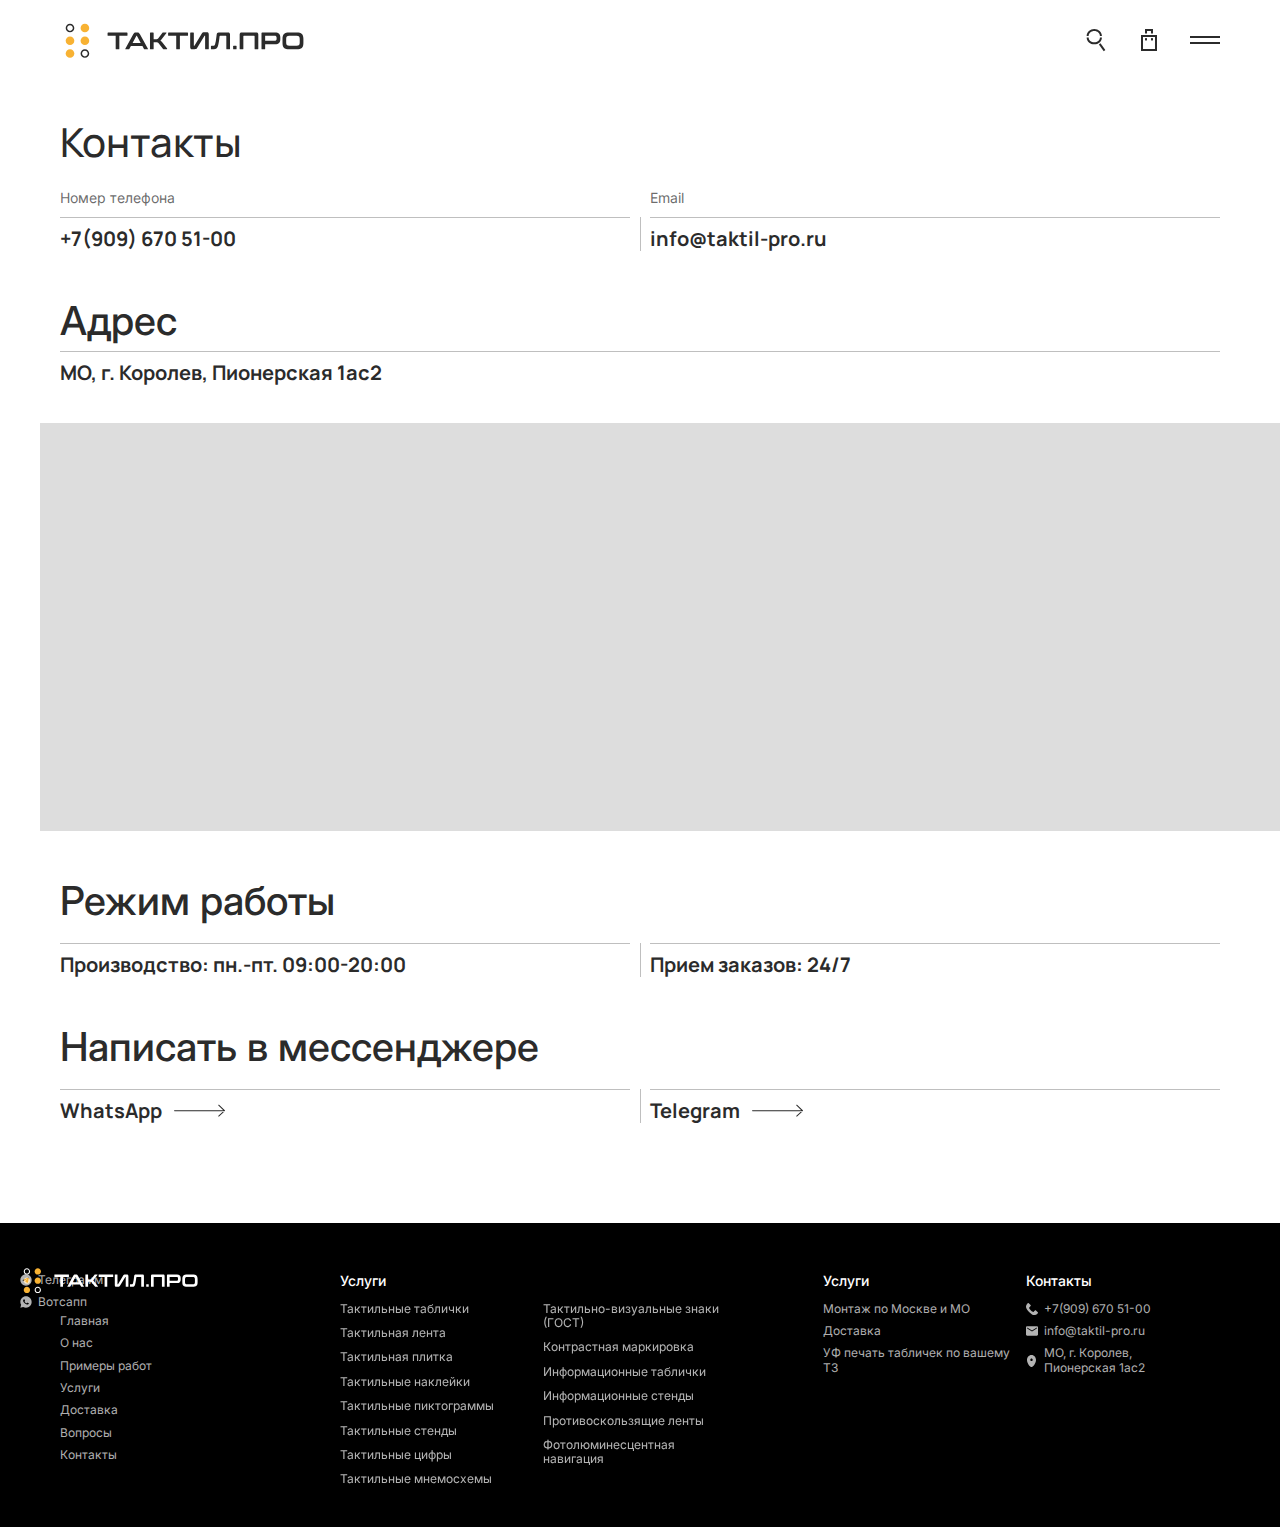
<file: +contacts.html>
<!DOCTYPE html>
<html lang="ru">
	<head>
		<meta http-equiv="Content-Type" content="text/html; charset=utf-8">

		<!-- Adapting the page for mobile devices -->
		<meta name="viewport" content="width=device-width, initial-scale=1, maximum-scale=1">

		<!-- Prohibition of phone number recognition -->
		<meta name="format-detection" content="telephone=no">
		<meta name="SKYPE_TOOLBAR" content ="SKYPE_TOOLBAR_PARSER_COMPATIBLE">

		<!-- Page title -->
		<title>Заголовок страницы</title>

		<!-- Meta description -->
		<meta name="description" content="">

		<!-- Meta Keywords -->
		<meta name="keywords" content="">

		<!-- Changing the color of the mobile browser panel -->
		<meta name="msapplication-TileColor" content="#000000">
		<meta name="theme-color" content="#000000">

		<!-- Connecting fonts from Google -->
		<link rel="preconnect" href="https://fonts.googleapis.com">
		<link rel="preconnect" href="https://fonts.gstatic.com" crossorigin>
		<link href="https://fonts.googleapis.com/css2?family=Inter:ital,opsz,wght@0,14..32,100..900;1,14..32,100..900&family=Manrope:wght@200..800&display=swap" rel="stylesheet">

		<!-- Connecting style files -->
		<link rel="stylesheet" href="css/swiper-bundle.min.css">
		<link rel="stylesheet" href="css/swiper.css">
		<link rel="stylesheet" href="css/fancybox.css">
		<link rel="stylesheet" href="css/ion.rangeSlider.css">
		<link rel="stylesheet" href="css/styles.css">

		<link rel="stylesheet" href="css/response_1899.css" media="print, (max-width: 1899px)">
		<link rel="stylesheet" href="css/response_1379.css" media="print, (max-width: 1379px)">
		<link rel="stylesheet" href="css/response_639.css" media="print, (max-width: 639px)">
	</head>

	<body>
		<div class="wrap">
			<div class="main">
				<header>
					<div class="cont row">
						<div class="catalog modal_cont">
							<button class="btn mini_modal_btn" data-modal-id="#catalog_modal">
								<span>Каталог</span>
								<svg class="icon"><use xlink:href="images/sprite.svg#ic_delete"></use></svg>
							</button>

							<div class="mini_modal" id="catalog_modal">
								<div class="cont">
									<div class="row">
										<a href="/" class="category">
											<div class="name">Тактильные таблички</div>

											<svg class="arrow"><use xlink:href="images/sprite.svg#ic_arrow_hor"></use></svg>

											<picture class="thumb">
												<img src="images/tmp/category_thumb.png" alt="" loading="lazy">
												<img src="images/tmp/category_thumb_h.png" alt="" loading="lazy">
											</picture>
										</a>

										<a href="/" class="category">
											<div class="name">Тактильная лента</div>

											<svg class="arrow"><use xlink:href="images/sprite.svg#ic_arrow_hor"></use></svg>

											<picture class="thumb">
												<img src="images/tmp/category_thumb2.png" alt="" loading="lazy">
												<img src="images/tmp/category_thumb2_h.png" alt="" loading="lazy">
											</picture>
										</a>

										<a href="/" class="category">
											<div class="name">Тактильная плитка</div>

											<svg class="arrow"><use xlink:href="images/sprite.svg#ic_arrow_hor"></use></svg>

											<picture class="thumb">
												<img src="images/tmp/category_thumb3.png" alt="" loading="lazy">
												<img src="images/tmp/category_thumb3_h.png" alt="" loading="lazy">
											</picture>
										</a>

										<a href="/" class="category">
											<div class="name">Тактильные наклейки</div>

											<svg class="arrow"><use xlink:href="images/sprite.svg#ic_arrow_hor"></use></svg>

											<picture class="thumb">
												<img src="images/tmp/category_thumb4.png" alt="" loading="lazy">
												<img src="images/tmp/category_thumb4_h.png" alt="" loading="lazy">
											</picture>
										</a>

										<a href="/" class="category">
											<div class="name">Тактильные пиктограммы</div>

											<svg class="arrow"><use xlink:href="images/sprite.svg#ic_arrow_hor"></use></svg>

											<picture class="thumb">
												<img src="images/tmp/category_thumb5.png" alt="" loading="lazy">
												<img src="images/tmp/category_thumb5_h.png" alt="" loading="lazy">
											</picture>
										</a>

										<a href="/" class="category">
											<div class="name">Тактильные стенды</div>

											<svg class="arrow"><use xlink:href="images/sprite.svg#ic_arrow_hor"></use></svg>

											<picture class="thumb">
												<img src="images/tmp/category_thumb6.png" alt="" loading="lazy">
												<img src="images/tmp/category_thumb6_h.png" alt="" loading="lazy">
											</picture>
										</a>

										<a href="/" class="category">
											<div class="name">Тактильные цифры</div>

											<svg class="arrow"><use xlink:href="images/sprite.svg#ic_arrow_hor"></use></svg>

											<picture class="thumb">
												<img src="images/tmp/category_thumb7.png" alt="" loading="lazy">
												<img src="images/tmp/category_thumb7_h.png" alt="" loading="lazy">
											</picture>
										</a>

										<a href="/" class="category">
											<div class="name">Тактильные мнемосхемы</div>

											<svg class="arrow"><use xlink:href="images/sprite.svg#ic_arrow_hor"></use></svg>

											<picture class="thumb">
												<img src="images/tmp/category_thumb8.png" alt="" loading="lazy">
												<img src="images/tmp/category_thumb8_h.png" alt="" loading="lazy">
											</picture>
										</a>

										<a href="/" class="category">
											<div class="name">Тактильно-визуальные знаки (ГОСТ)</div>

											<svg class="arrow"><use xlink:href="images/sprite.svg#ic_arrow_hor"></use></svg>

											<picture class="thumb">
												<img src="images/tmp/category_thumb9.png" alt="" loading="lazy">
												<img src="images/tmp/category_thumb9_h.png" alt="" loading="lazy">
											</picture>
										</a>

										<a href="/" class="category">
											<div class="name">Контрастная маркировка</div>

											<svg class="arrow"><use xlink:href="images/sprite.svg#ic_arrow_hor"></use></svg>

											<picture class="thumb">
												<img src="images/tmp/category_thumb10.png" alt="" loading="lazy">
												<img src="images/tmp/category_thumb10_h.png" alt="" loading="lazy">
											</picture>
										</a>

										<a href="/" class="category">
											<div class="name">Информационные таблички</div>

											<svg class="arrow"><use xlink:href="images/sprite.svg#ic_arrow_hor"></use></svg>

											<picture class="thumb">
												<img src="images/tmp/category_thumb11.png" alt="" loading="lazy">
												<img src="images/tmp/category_thumb11_h.png" alt="" loading="lazy">
											</picture>
										</a>

										<a href="/" class="category">
											<div class="name">Информационные стенды</div>

											<svg class="arrow"><use xlink:href="images/sprite.svg#ic_arrow_hor"></use></svg>

											<picture class="thumb">
												<img src="images/tmp/category_thumb12.png" alt="" loading="lazy">
												<img src="images/tmp/category_thumb12_h.png" alt="" loading="lazy">
											</picture>
										</a>

										<a href="/" class="category">
											<div class="name">Противоскользящие ленты</div>

											<svg class="arrow"><use xlink:href="images/sprite.svg#ic_arrow_hor"></use></svg>

											<picture class="thumb">
												<img src="images/tmp/category_thumb13.png" alt="" loading="lazy">
												<img src="images/tmp/category_thumb13_h.png" alt="" loading="lazy">
											</picture>
										</a>

										<a href="/" class="category">
											<div class="name">Фотолюминесцентная навигация</div>

											<svg class="arrow"><use xlink:href="images/sprite.svg#ic_arrow_hor"></use></svg>

											<picture class="thumb">
												<img src="images/tmp/category_thumb14.png" alt="" loading="lazy">
												<img src="images/tmp/category_thumb14_h.png" alt="" loading="lazy">
											</picture>
										</a>
									</div>
								</div>
							</div>
						</div>

						<a href="/" class="logo">
							<img src="images/logo.svg" alt="">
						</a>

						<div class="links">
							<div><a href="/">О нас</a></div>

							<div><a href="/">Наши работы</a></div>

							<div><a href="/">Услуги</a></div>
						</div>

						<div class="links">
							<div><a href="/">Доставка</a></div>

							<div><a href="/">Вопросы</a></div>

							<div><a href="/">Контакты</a></div>
						</div>

						<div class="col_right">
							<div class="contacts">
								<div class="phone">
									<a href="tel:+7(909) 670 51-00">
										<svg class="icon"><use xlink:href="images/sprite.svg#ic_phone"></use></svg>
										<span>+7(909) 670 51-00</span>
									</a>
								</div>

								<div class="email">
									<a href="mailto:info@taktil-pro.ru">
										<svg class="icon"><use xlink:href="images/sprite.svg#ic_email"></use></svg>
										<span>info@taktil-pro.ru</span>
									</a>
								</div>
							</div>

							<form action="" class="search">
								<input type="text" name="" value="" class="input" placeholder="Поиск">

								<button type="submit" class="submit_btn"><svg class="icon"><use xlink:href="images/sprite.svg#ic_search"></use></svg></button>
							</form>

							<div class="cart_link">
								<a href="/" class="link">
									<svg class="icon"><use xlink:href="images/sprite.svg#ic_cart"></use></svg>
								</a>
							</div>
						</div>
					</div>
				</header>


				<section class="mob_header">
					<div class="cont row">
						<a href="/" class="logo">
							<img src="images/logo.svg" alt="">
						</a>

						<div class="search modal_cont">
							<button class="btn mini_modal_btn" data-modal-id="#search_modal">
								<svg class="icon"><use xlink:href="images/sprite.svg#ic_search"></use></svg>
							</button>

							<div class="mini_modal" id="search_modal">
								<form action="">
									<input type="text" name="" value="" class="input">

									<button type="submit" class="submit_btn">
										<svg class="icon"><use xlink:href="images/sprite.svg#ic_search"></use></svg>
									</button>
								</form>
							</div>
						</div>

						<div class="cart_link">
							<a href="/" class="link">
								<svg class="icon"><use xlink:href="images/sprite.svg#ic_cart"></use></svg>
							</a>
						</div>

						<button class="menu_btn">
							<svg class="icon"><use xlink:href="images/sprite.svg#ic_menu"></use></svg>
						</button>
					</div>
				</section>


				<section class="mob_menu">
					<div class="cont">
						<div class="head">
							<div class="title">Меню</div>

							<button class="close_btn">
								<svg class="icon"><use xlink:href="images/sprite.svg#ic_delete"></use></svg>
							</button>
						</div>

						<div class="catalog_block">
							<div class="title">Каталог</div>

							<div class="row">
								<a href="/" class="category">
									<div class="name">Тактильные таблички</div>

									<div class="arrow">
										<svg class="icon"><use xlink:href="images/sprite.svg#ic_arr_hor"></use></svg>
									</div>

									<picture class="thumb">
										<img src="images/tmp/category_thumb.png" alt="" loading="lazy">
										<img src="images/tmp/category_thumb_h.png" alt="" loading="lazy">
									</picture>
								</a>

								<a href="/" class="category">
									<div class="name">Тактильная лента</div>

									<div class="arrow">
										<svg class="icon"><use xlink:href="images/sprite.svg#ic_arr_hor"></use></svg>
									</div>

									<picture class="thumb">
										<img src="images/tmp/category_thumb2.png" alt="" loading="lazy">
										<img src="images/tmp/category_thumb2_h.png" alt="" loading="lazy">
									</picture>
								</a>

								<a href="/" class="category">
									<div class="name">Тактильная плитка</div>

									<div class="arrow">
										<svg class="icon"><use xlink:href="images/sprite.svg#ic_arr_hor"></use></svg>
									</div>

									<picture class="thumb">
										<img src="images/tmp/category_thumb3.png" alt="" loading="lazy">
										<img src="images/tmp/category_thumb3_h.png" alt="" loading="lazy">
									</picture>
								</a>

								<a href="/" class="category">
									<div class="name">Тактильные наклейки</div>

									<div class="arrow">
										<svg class="icon"><use xlink:href="images/sprite.svg#ic_arr_hor"></use></svg>
									</div>

									<picture class="thumb">
										<img src="images/tmp/category_thumb4.png" alt="" loading="lazy">
										<img src="images/tmp/category_thumb4_h.png" alt="" loading="lazy">
									</picture>
								</a>

								<a href="/" class="category">
									<div class="name">Тактильные пиктограммы</div>

									<div class="arrow">
										<svg class="icon"><use xlink:href="images/sprite.svg#ic_arr_hor"></use></svg>
									</div>

									<picture class="thumb">
										<img src="images/tmp/category_thumb5.png" alt="" loading="lazy">
										<img src="images/tmp/category_thumb5_h.png" alt="" loading="lazy">
									</picture>
								</a>

								<a href="/" class="category">
									<div class="name">Тактильные стенды</div>

									<div class="arrow">
										<svg class="icon"><use xlink:href="images/sprite.svg#ic_arr_hor"></use></svg>
									</div>

									<picture class="thumb">
										<img src="images/tmp/category_thumb6.png" alt="" loading="lazy">
										<img src="images/tmp/category_thumb6_h.png" alt="" loading="lazy">
									</picture>
								</a>

								<a href="/" class="category">
									<div class="name">Тактильные цифры</div>

									<div class="arrow">
										<svg class="icon"><use xlink:href="images/sprite.svg#ic_arr_hor"></use></svg>
									</div>

									<picture class="thumb">
										<img src="images/tmp/category_thumb7.png" alt="" loading="lazy">
										<img src="images/tmp/category_thumb7_h.png" alt="" loading="lazy">
									</picture>
								</a>

								<a href="/" class="category">
									<div class="name">Тактильные мнемосхемы</div>

									<div class="arrow">
										<svg class="icon"><use xlink:href="images/sprite.svg#ic_arr_hor"></use></svg>
									</div>

									<picture class="thumb">
										<img src="images/tmp/category_thumb8.png" alt="" loading="lazy">
										<img src="images/tmp/category_thumb8_h.png" alt="" loading="lazy">
									</picture>
								</a>

								<a href="/" class="category">
									<div class="name">Тактильно-визуальные знаки (ГОСТ)</div>

									<div class="arrow">
										<svg class="icon"><use xlink:href="images/sprite.svg#ic_arr_hor"></use></svg>
									</div>

									<picture class="thumb">
										<img src="images/tmp/category_thumb9.png" alt="" loading="lazy">
										<img src="images/tmp/category_thumb9_h.png" alt="" loading="lazy">
									</picture>
								</a>

								<a href="/" class="category">
									<div class="name">Контрастная маркировка</div>

									<div class="arrow">
										<svg class="icon"><use xlink:href="images/sprite.svg#ic_arr_hor"></use></svg>
									</div>

									<picture class="thumb">
										<img src="images/tmp/category_thumb10.png" alt="" loading="lazy">
										<img src="images/tmp/category_thumb10_h.png" alt="" loading="lazy">
									</picture>
								</a>

								<a href="/" class="category">
									<div class="name">Информационные таблички</div>

									<div class="arrow">
										<svg class="icon"><use xlink:href="images/sprite.svg#ic_arr_hor"></use></svg>
									</div>

									<picture class="thumb">
										<img src="images/tmp/category_thumb11.png" alt="" loading="lazy">
										<img src="images/tmp/category_thumb11_h.png" alt="" loading="lazy">
									</picture>
								</a>

								<a href="/" class="category">
									<div class="name">Информационные стенды</div>

									<div class="arrow">
										<svg class="icon"><use xlink:href="images/sprite.svg#ic_arr_hor"></use></svg>
									</div>

									<picture class="thumb">
										<img src="images/tmp/category_thumb12.png" alt="" loading="lazy">
										<img src="images/tmp/category_thumb12_h.png" alt="" loading="lazy">
									</picture>
								</a>

								<a href="/" class="category">
									<div class="name">Противоскользящие ленты</div>

									<div class="arrow">
										<svg class="icon"><use xlink:href="images/sprite.svg#ic_arr_hor"></use></svg>
									</div>

									<picture class="thumb">
										<img src="images/tmp/category_thumb13.png" alt="" loading="lazy">
										<img src="images/tmp/category_thumb13_h.png" alt="" loading="lazy">
									</picture>
								</a>

								<a href="/" class="category">
									<div class="name">Фотолюминесцентная навигация</div>

									<div class="arrow">
										<svg class="icon"><use xlink:href="images/sprite.svg#ic_arr_hor"></use></svg>
									</div>

									<picture class="thumb">
										<img src="images/tmp/category_thumb14.png" alt="" loading="lazy">
										<img src="images/tmp/category_thumb14_h.png" alt="" loading="lazy">
									</picture>
								</a>
							</div>
						</div>

						<div class="links">
							<div><a href="/">О нас</a></div>

							<div><a href="/"></a>Наши работы</a></div>

							<div><a href="/"></a>Услуги</a></div>

							<div><a href="/"></a>Доставка</a></div>

							<div><a href="/"></a>Вопросы</a></div>

							<div><a href="/"></a>Контакты</a></div>

							<div><a href="/"></a>На главную</a></div>
						</div>
					</div>
				</section>


				<section class="page_head">
					<div class="cont">
						<h1 class="page_title">Контакты</h1>
					</div>
				</section>


				<section class="contacts_info block">
					<div class="cont">
						<div class="data">
							<div class="item">
								<div class="label">Номер телефона</div>

								<div class="val">
									<div><a href="tel:+7(909) 670 51-00">+7(909) 670 51-00</a></div>
								</div>
							</div>

							<div class="item">
								<div class="label">Email</div>

								<div class="val border">
									<div><a href="mailto:info@taktil-pro.ru">info@taktil-pro.ru</a></div>
								</div>
							</div>

							<div class="item big">
								<div class="label">Адрес</div>

								<div class="val">МО, г. Королев, Пионерская 1ас2</div>

								<div class="map">

								</div>
							</div>

							<div class="item big">
								<div class="label mob_big">Режим работы</div>

								<div class="row">
									<div class="val">
										<div>Производство: пн.-пт. 09:00-20:00</div>
									</div>

									<div class="val border">
										<div>Прием заказов: 24/7</div>
									</div>
								</div>
							</div>

							<div class="item big">
								<div class="label mob_big">Написать в мессенджере</div>

								<div class="row">
									<div class="val">
										<div><a href="/" target="_blank" rel="noopener nofollow">
											<span>WhatsApp</span>
											<svg class="icon"><use xlink:href="images/sprite.svg#ic_arrow_hor"></use></svg>
										</a></div>
									</div>

									<div class="val border">
										<div><a href="/" target="_blank" rel="noopener nofollow">
											<span>Telegram</span>
											<svg class="icon"><use xlink:href="images/sprite.svg#ic_arrow_hor"></use></svg>
										</a></div>
									</div>
								</div>
							</div>
						</div>
					</div>
				</section>
			</div>


			<footer>
				<div class="cont row">
					<div class="col_left">
						<div class="logo">
							<img src="images/logo_white.svg" alt="">
						</div>

						<div class="catalog modal_cont">
							<button class="btn mini_modal_btn" data-modal-id="#catalog_modal">
								<span>Показать каталог</span>
								<svg class="icon"><use xlink:href="images/sprite.svg#ic_arrow_hor"></use></svg>
							</button>
						</div>
					</div>

					<div class="links">
						<div class="title mob_hide">Навигация</div>

						<div class="items">
							<div><a href="/">Главная</a></div>

							<div><a href="/">О нас</a></div>

							<div><a href="/">Примеры работ</a></div>

							<div><a href="/">Услуги</a></div>

							<div><a href="/">Доставка</a></div>

							<div><a href="/">Вопросы</a></div>

							<div><a href="/">Контакты</a></div>
						</div>
					</div>

					<div class="links">
						<div class="title">Услуги</div>

						<div class="items columns">
							<div><a href="/">Тактильные таблички</a></div>

							<div><a href="/">Тактильная лента</a></div>

							<div><a href="/">Тактильная плитка</a></div>

							<div><a href="/">Тактильные наклейки</a></div>

							<div><a href="/">Тактильные пиктограммы</a></div>

							<div><a href="/">Тактильные стенды</a></div>

							<div><a href="/">Тактильные цифры</a></div>

							<div><a href="/">Тактильные мнемосхемы</a></div>

							<div><a href="/">Тактильно-визуальные знаки (ГОСТ)</a></div>

							<div><a href="/">Контрастная маркировка</a></div>

							<div><a href="/">Информационные таблички</a></div>

							<div><a href="/">Информационные стенды</a></div>

							<div><a href="/">Противоскользящие ленты</a></div>

							<div><a href="/">Фотолюминесцентная навигация</a></div>
						</div>
					</div>

					<div class="links">
						<div class="title">Услуги</div>

						<div class="items">
							<div><a href="/">Монтаж по Москве и МО</a></div>

							<div><a href="/">Доставка</a></div>

							<div><a href="/">УФ печать табличек по вашему ТЗ</a></div>
						</div>
					</div>

					<div class="contacts">
						<div class="title">Контакты</div>

						<div class="item messengers">
							<div>
								<a href="/" target="_blank" rel="noopener nofollow">
									<svg class="icon"><use xlink:href="images/sprite.svg#ic_tg"></use></svg>
									<span>Телеграмм</span>
								</a>
							</div>

							<div>
								<a href="/" target="_blank" rel="noopener nofollow">
									<svg class="icon"><use xlink:href="images/sprite.svg#ic_whatsapp"></use></svg>
									<span>Вотсапп</span>
								</a>
							</div>
						</div>

						<div class="item phone">
							<svg class="icon"><use xlink:href="images/sprite.svg#ic_phone"></use></svg>

							<div>
								<div><a href="tel:+7(909) 670 51-00">+7(909) 670 51-00</a></div>
							</div>
						</div>

						<div class="item email">
							<svg class="icon"><use xlink:href="images/sprite.svg#ic_email"></use></svg>

							<div>
								<div><a href="mailto:info@taktil-pro.ru">info@taktil-pro.ru</a></div>
							</div>
						</div>

						<div class="item location">
							<svg class="icon"><use xlink:href="images/sprite.svg#ic_location"></use></svg>

							<div>МО, г. Королев,<br> Пионерская 1ас2 </div>
						</div>
					</div>
				</div>
			</footer>
		</div>


		<!-- Connecting javascript files -->
		<script src="js/jquery-3.6.3.min.js"></script>
		<script src="js/functions.js"></script>
		<script src="js/swiper-bundle.min.js"></script>
		<script src="js/fancybox.js"></script>
		<script src="js/imask.js"></script>
		<script src="js/ion.rangeSlider.min.js"></script>
		<script src="js/scripts.js"></script>
	</body>
</html>
</file>
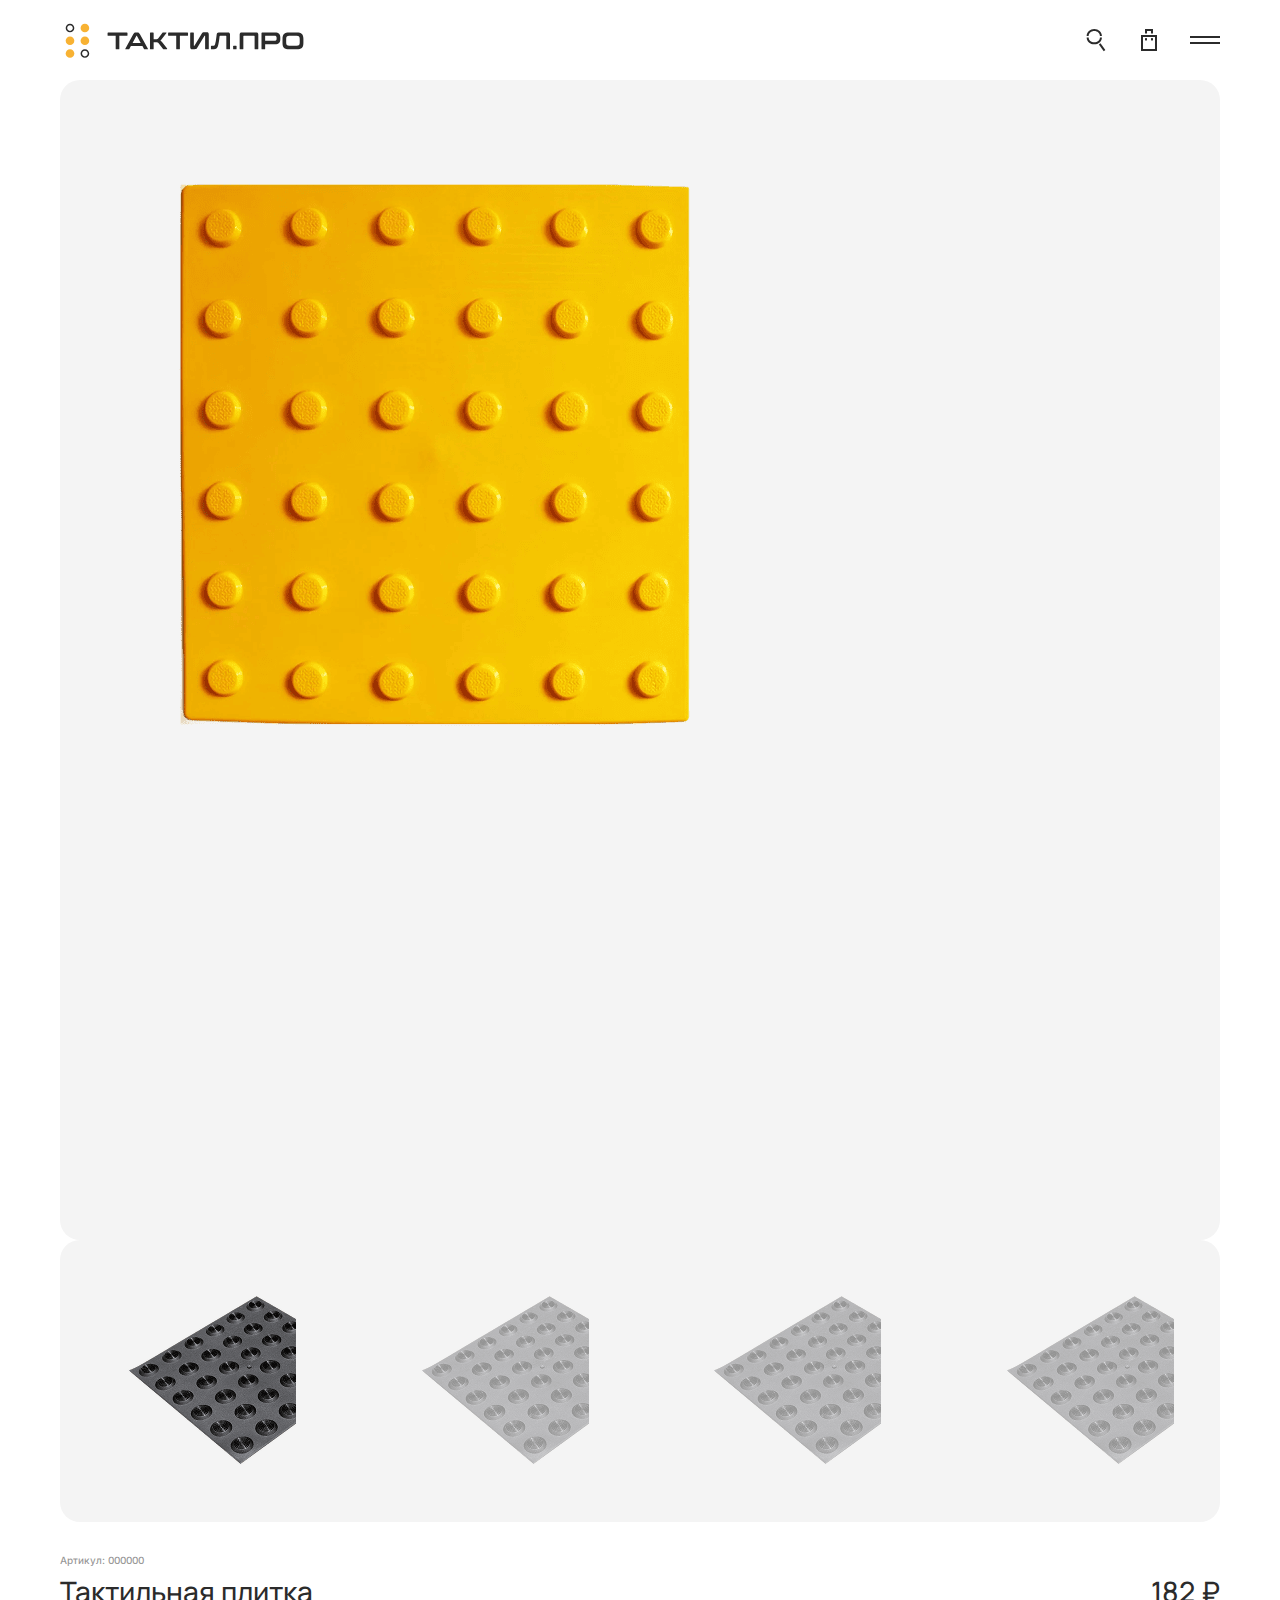
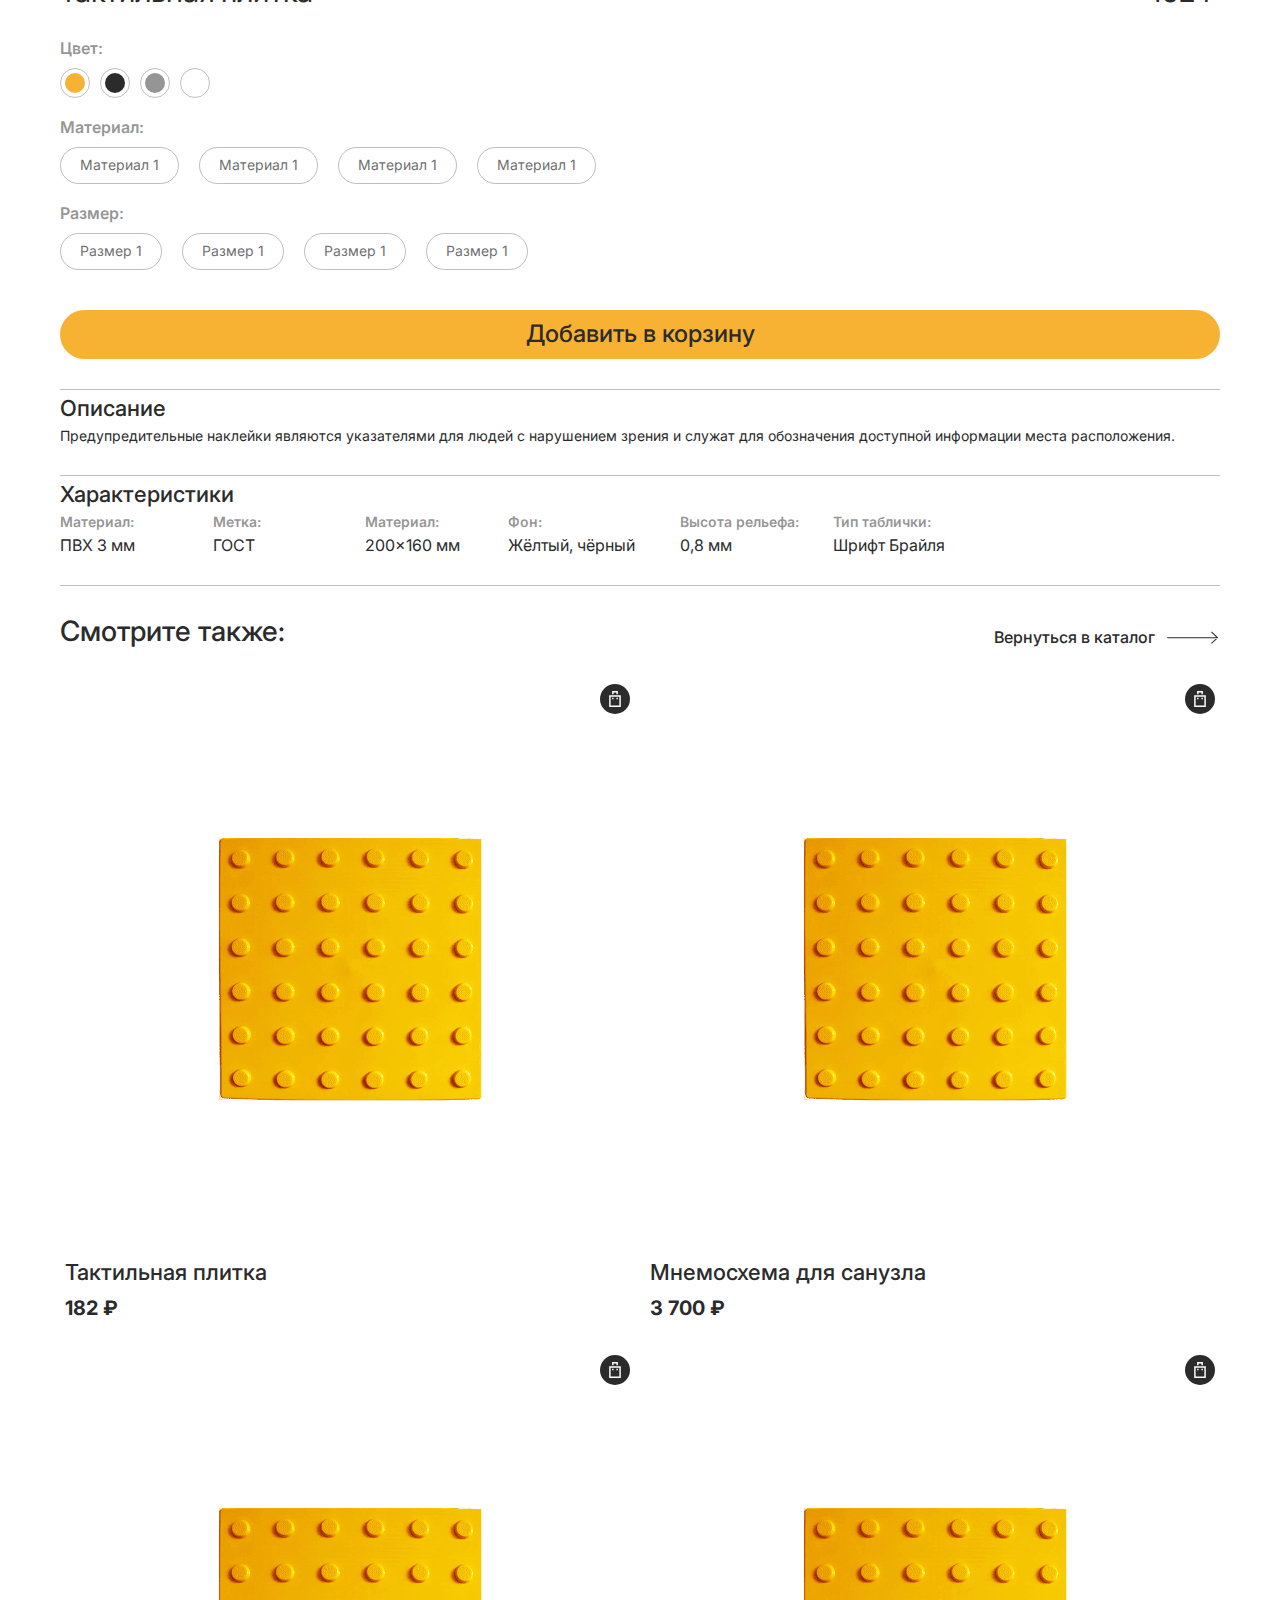
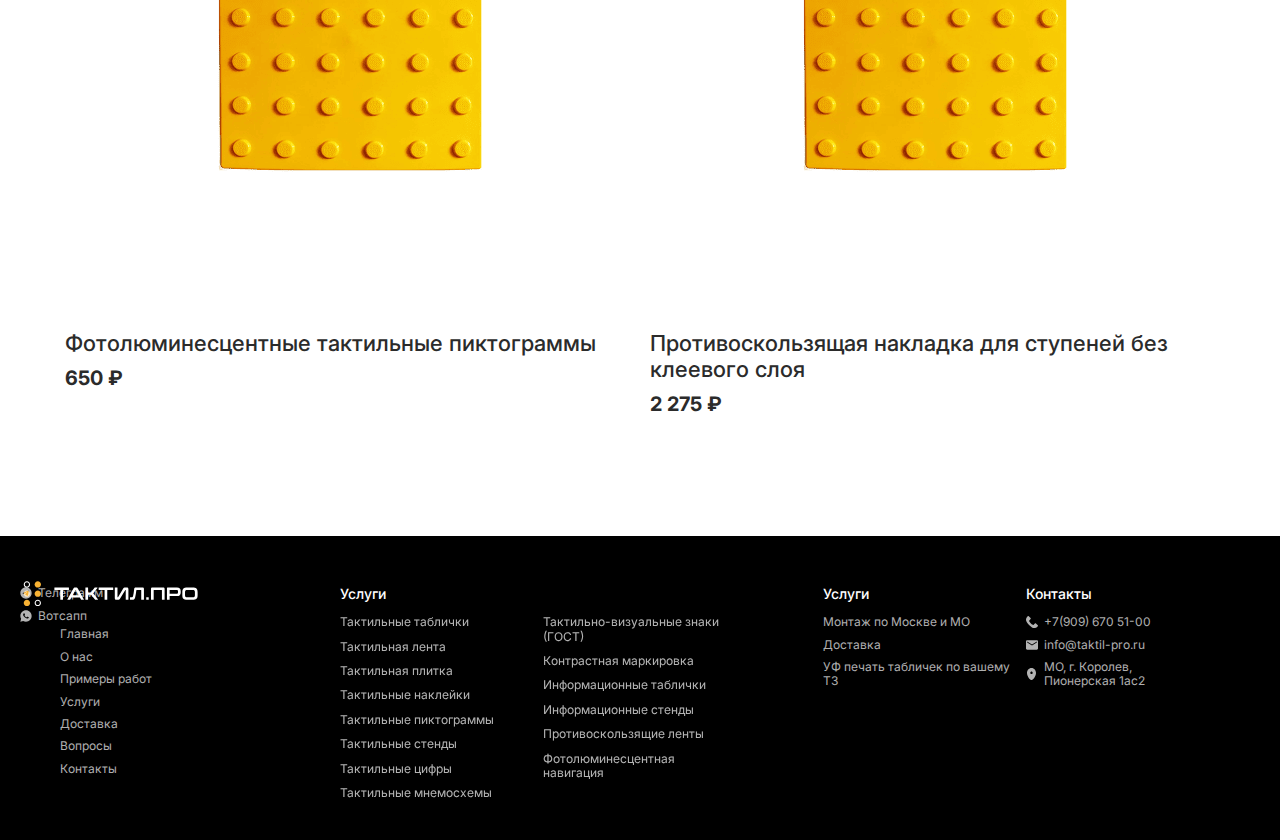
<file: +product.html>
<!DOCTYPE html>
<html lang="ru">
	<head>
		<meta http-equiv="Content-Type" content="text/html; charset=utf-8">

		<!-- Adapting the page for mobile devices -->
		<meta name="viewport" content="width=device-width, initial-scale=1, maximum-scale=1">

		<!-- Prohibition of phone number recognition -->
		<meta name="format-detection" content="telephone=no">
		<meta name="SKYPE_TOOLBAR" content ="SKYPE_TOOLBAR_PARSER_COMPATIBLE">

		<!-- Page title -->
		<title>Заголовок страницы</title>

		<!-- Meta description -->
		<meta name="description" content="">

		<!-- Meta Keywords -->
		<meta name="keywords" content="">

		<!-- Changing the color of the mobile browser panel -->
		<meta name="msapplication-TileColor" content="#000000">
		<meta name="theme-color" content="#000000">

		<!-- Connecting fonts from Google -->
		<link rel="preconnect" href="https://fonts.googleapis.com">
		<link rel="preconnect" href="https://fonts.gstatic.com" crossorigin>
		<link href="https://fonts.googleapis.com/css2?family=Inter:ital,opsz,wght@0,14..32,100..900;1,14..32,100..900&family=Manrope:wght@200..800&display=swap" rel="stylesheet">

		<!-- Connecting style files -->
		<link rel="stylesheet" href="css/swiper-bundle.min.css">
		<link rel="stylesheet" href="css/swiper.css">
		<link rel="stylesheet" href="css/fancybox.css">
		<link rel="stylesheet" href="css/ion.rangeSlider.css">
		<link rel="stylesheet" href="css/styles.css">

		<link rel="stylesheet" href="css/response_1899.css" media="print, (max-width: 1899px)">
		<link rel="stylesheet" href="css/response_1379.css" media="print, (max-width: 1379px)">
		<link rel="stylesheet" href="css/response_639.css" media="print, (max-width: 639px)">
	</head>

	<body>
		<div class="wrap">
			<div class="main">
				<header>
					<div class="cont row">
						<div class="catalog modal_cont">
							<button class="btn mini_modal_btn" data-modal-id="#catalog_modal">
								<span>Каталог</span>
								<svg class="icon"><use xlink:href="images/sprite.svg#ic_delete"></use></svg>
							</button>

							<div class="mini_modal" id="catalog_modal">
								<div class="cont">
									<div class="row">
										<a href="/" class="category">
											<div class="name">Тактильные таблички</div>

											<svg class="arrow"><use xlink:href="images/sprite.svg#ic_arrow_hor"></use></svg>

											<picture class="thumb">
												<img src="images/tmp/category_thumb.png" alt="" loading="lazy">
												<img src="images/tmp/category_thumb_h.png" alt="" loading="lazy">
											</picture>
										</a>

										<a href="/" class="category">
											<div class="name">Тактильная лента</div>

											<svg class="arrow"><use xlink:href="images/sprite.svg#ic_arrow_hor"></use></svg>

											<picture class="thumb">
												<img src="images/tmp/category_thumb2.png" alt="" loading="lazy">
												<img src="images/tmp/category_thumb2_h.png" alt="" loading="lazy">
											</picture>
										</a>

										<a href="/" class="category">
											<div class="name">Тактильная плитка</div>

											<svg class="arrow"><use xlink:href="images/sprite.svg#ic_arrow_hor"></use></svg>

											<picture class="thumb">
												<img src="images/tmp/category_thumb3.png" alt="" loading="lazy">
												<img src="images/tmp/category_thumb3_h.png" alt="" loading="lazy">
											</picture>
										</a>

										<a href="/" class="category">
											<div class="name">Тактильные наклейки</div>

											<svg class="arrow"><use xlink:href="images/sprite.svg#ic_arrow_hor"></use></svg>

											<picture class="thumb">
												<img src="images/tmp/category_thumb4.png" alt="" loading="lazy">
												<img src="images/tmp/category_thumb4_h.png" alt="" loading="lazy">
											</picture>
										</a>

										<a href="/" class="category">
											<div class="name">Тактильные пиктограммы</div>

											<svg class="arrow"><use xlink:href="images/sprite.svg#ic_arrow_hor"></use></svg>

											<picture class="thumb">
												<img src="images/tmp/category_thumb5.png" alt="" loading="lazy">
												<img src="images/tmp/category_thumb5_h.png" alt="" loading="lazy">
											</picture>
										</a>

										<a href="/" class="category">
											<div class="name">Тактильные стенды</div>

											<svg class="arrow"><use xlink:href="images/sprite.svg#ic_arrow_hor"></use></svg>

											<picture class="thumb">
												<img src="images/tmp/category_thumb6.png" alt="" loading="lazy">
												<img src="images/tmp/category_thumb6_h.png" alt="" loading="lazy">
											</picture>
										</a>

										<a href="/" class="category">
											<div class="name">Тактильные цифры</div>

											<svg class="arrow"><use xlink:href="images/sprite.svg#ic_arrow_hor"></use></svg>

											<picture class="thumb">
												<img src="images/tmp/category_thumb7.png" alt="" loading="lazy">
												<img src="images/tmp/category_thumb7_h.png" alt="" loading="lazy">
											</picture>
										</a>

										<a href="/" class="category">
											<div class="name">Тактильные мнемосхемы</div>

											<svg class="arrow"><use xlink:href="images/sprite.svg#ic_arrow_hor"></use></svg>

											<picture class="thumb">
												<img src="images/tmp/category_thumb8.png" alt="" loading="lazy">
												<img src="images/tmp/category_thumb8_h.png" alt="" loading="lazy">
											</picture>
										</a>

										<a href="/" class="category">
											<div class="name">Тактильно-визуальные знаки (ГОСТ)</div>

											<svg class="arrow"><use xlink:href="images/sprite.svg#ic_arrow_hor"></use></svg>

											<picture class="thumb">
												<img src="images/tmp/category_thumb9.png" alt="" loading="lazy">
												<img src="images/tmp/category_thumb9_h.png" alt="" loading="lazy">
											</picture>
										</a>

										<a href="/" class="category">
											<div class="name">Контрастная маркировка</div>

											<svg class="arrow"><use xlink:href="images/sprite.svg#ic_arrow_hor"></use></svg>

											<picture class="thumb">
												<img src="images/tmp/category_thumb10.png" alt="" loading="lazy">
												<img src="images/tmp/category_thumb10_h.png" alt="" loading="lazy">
											</picture>
										</a>

										<a href="/" class="category">
											<div class="name">Информационные таблички</div>

											<svg class="arrow"><use xlink:href="images/sprite.svg#ic_arrow_hor"></use></svg>

											<picture class="thumb">
												<img src="images/tmp/category_thumb11.png" alt="" loading="lazy">
												<img src="images/tmp/category_thumb11_h.png" alt="" loading="lazy">
											</picture>
										</a>

										<a href="/" class="category">
											<div class="name">Информационные стенды</div>

											<svg class="arrow"><use xlink:href="images/sprite.svg#ic_arrow_hor"></use></svg>

											<picture class="thumb">
												<img src="images/tmp/category_thumb12.png" alt="" loading="lazy">
												<img src="images/tmp/category_thumb12_h.png" alt="" loading="lazy">
											</picture>
										</a>

										<a href="/" class="category">
											<div class="name">Противоскользящие ленты</div>

											<svg class="arrow"><use xlink:href="images/sprite.svg#ic_arrow_hor"></use></svg>

											<picture class="thumb">
												<img src="images/tmp/category_thumb13.png" alt="" loading="lazy">
												<img src="images/tmp/category_thumb13_h.png" alt="" loading="lazy">
											</picture>
										</a>

										<a href="/" class="category">
											<div class="name">Фотолюминесцентная навигация</div>

											<svg class="arrow"><use xlink:href="images/sprite.svg#ic_arrow_hor"></use></svg>

											<picture class="thumb">
												<img src="images/tmp/category_thumb14.png" alt="" loading="lazy">
												<img src="images/tmp/category_thumb14_h.png" alt="" loading="lazy">
											</picture>
										</a>
									</div>
								</div>
							</div>
						</div>

						<a href="/" class="logo">
							<img src="images/logo.svg" alt="">
						</a>

						<div class="links">
							<div><a href="/">О нас</a></div>

							<div><a href="/">Наши работы</a></div>

							<div><a href="/">Услуги</a></div>
						</div>

						<div class="links">
							<div><a href="/">Доставка</a></div>

							<div><a href="/">Вопросы</a></div>

							<div><a href="/">Контакты</a></div>
						</div>

						<div class="col_right">
							<div class="contacts">
								<div class="phone">
									<a href="tel:+7(909) 670 51-00">
										<svg class="icon"><use xlink:href="images/sprite.svg#ic_phone"></use></svg>
										<span>+7(909) 670 51-00</span>
									</a>
								</div>

								<div class="email">
									<a href="mailto:info@taktil-pro.ru">
										<svg class="icon"><use xlink:href="images/sprite.svg#ic_email"></use></svg>
										<span>info@taktil-pro.ru</span>
									</a>
								</div>
							</div>

							<form action="" class="search">
								<input type="text" name="" value="" class="input" placeholder="Поиск">

								<button type="submit" class="submit_btn"><svg class="icon"><use xlink:href="images/sprite.svg#ic_search"></use></svg></button>
							</form>

							<div class="cart_link">
								<a href="/" class="link">
									<svg class="icon"><use xlink:href="images/sprite.svg#ic_cart"></use></svg>
								</a>
							</div>
						</div>
					</div>
				</header>


				<section class="mob_header">
					<div class="cont row">
						<a href="/" class="logo">
							<img src="images/logo.svg" alt="">
						</a>

						<div class="search modal_cont">
							<button class="btn mini_modal_btn" data-modal-id="#search_modal">
								<svg class="icon"><use xlink:href="images/sprite.svg#ic_search"></use></svg>
							</button>

							<div class="mini_modal" id="search_modal">
								<form action="">
									<input type="text" name="" value="" class="input">

									<button type="submit" class="submit_btn">
										<svg class="icon"><use xlink:href="images/sprite.svg#ic_search"></use></svg>
									</button>
								</form>
							</div>
						</div>

						<div class="cart_link">
							<a href="/" class="link">
								<svg class="icon"><use xlink:href="images/sprite.svg#ic_cart"></use></svg>
							</a>
						</div>

						<button class="menu_btn">
							<svg class="icon"><use xlink:href="images/sprite.svg#ic_menu"></use></svg>
						</button>
					</div>
				</section>


				<section class="mob_menu">
					<div class="cont">
						<div class="head">
							<div class="title">Меню</div>

							<button class="close_btn">
								<svg class="icon"><use xlink:href="images/sprite.svg#ic_delete"></use></svg>
							</button>
						</div>

						<div class="catalog_block">
							<div class="title">Каталог</div>

							<div class="row">
								<a href="/" class="category">
									<div class="name">Тактильные таблички</div>

									<div class="arrow">
										<svg class="icon"><use xlink:href="images/sprite.svg#ic_arr_hor"></use></svg>
									</div>

									<picture class="thumb">
										<img src="images/tmp/category_thumb.png" alt="" loading="lazy">
										<img src="images/tmp/category_thumb_h.png" alt="" loading="lazy">
									</picture>
								</a>

								<a href="/" class="category">
									<div class="name">Тактильная лента</div>

									<div class="arrow">
										<svg class="icon"><use xlink:href="images/sprite.svg#ic_arr_hor"></use></svg>
									</div>

									<picture class="thumb">
										<img src="images/tmp/category_thumb2.png" alt="" loading="lazy">
										<img src="images/tmp/category_thumb2_h.png" alt="" loading="lazy">
									</picture>
								</a>

								<a href="/" class="category">
									<div class="name">Тактильная плитка</div>

									<div class="arrow">
										<svg class="icon"><use xlink:href="images/sprite.svg#ic_arr_hor"></use></svg>
									</div>

									<picture class="thumb">
										<img src="images/tmp/category_thumb3.png" alt="" loading="lazy">
										<img src="images/tmp/category_thumb3_h.png" alt="" loading="lazy">
									</picture>
								</a>

								<a href="/" class="category">
									<div class="name">Тактильные наклейки</div>

									<div class="arrow">
										<svg class="icon"><use xlink:href="images/sprite.svg#ic_arr_hor"></use></svg>
									</div>

									<picture class="thumb">
										<img src="images/tmp/category_thumb4.png" alt="" loading="lazy">
										<img src="images/tmp/category_thumb4_h.png" alt="" loading="lazy">
									</picture>
								</a>

								<a href="/" class="category">
									<div class="name">Тактильные пиктограммы</div>

									<div class="arrow">
										<svg class="icon"><use xlink:href="images/sprite.svg#ic_arr_hor"></use></svg>
									</div>

									<picture class="thumb">
										<img src="images/tmp/category_thumb5.png" alt="" loading="lazy">
										<img src="images/tmp/category_thumb5_h.png" alt="" loading="lazy">
									</picture>
								</a>

								<a href="/" class="category">
									<div class="name">Тактильные стенды</div>

									<div class="arrow">
										<svg class="icon"><use xlink:href="images/sprite.svg#ic_arr_hor"></use></svg>
									</div>

									<picture class="thumb">
										<img src="images/tmp/category_thumb6.png" alt="" loading="lazy">
										<img src="images/tmp/category_thumb6_h.png" alt="" loading="lazy">
									</picture>
								</a>

								<a href="/" class="category">
									<div class="name">Тактильные цифры</div>

									<div class="arrow">
										<svg class="icon"><use xlink:href="images/sprite.svg#ic_arr_hor"></use></svg>
									</div>

									<picture class="thumb">
										<img src="images/tmp/category_thumb7.png" alt="" loading="lazy">
										<img src="images/tmp/category_thumb7_h.png" alt="" loading="lazy">
									</picture>
								</a>

								<a href="/" class="category">
									<div class="name">Тактильные мнемосхемы</div>

									<div class="arrow">
										<svg class="icon"><use xlink:href="images/sprite.svg#ic_arr_hor"></use></svg>
									</div>

									<picture class="thumb">
										<img src="images/tmp/category_thumb8.png" alt="" loading="lazy">
										<img src="images/tmp/category_thumb8_h.png" alt="" loading="lazy">
									</picture>
								</a>

								<a href="/" class="category">
									<div class="name">Тактильно-визуальные знаки (ГОСТ)</div>

									<div class="arrow">
										<svg class="icon"><use xlink:href="images/sprite.svg#ic_arr_hor"></use></svg>
									</div>

									<picture class="thumb">
										<img src="images/tmp/category_thumb9.png" alt="" loading="lazy">
										<img src="images/tmp/category_thumb9_h.png" alt="" loading="lazy">
									</picture>
								</a>

								<a href="/" class="category">
									<div class="name">Контрастная маркировка</div>

									<div class="arrow">
										<svg class="icon"><use xlink:href="images/sprite.svg#ic_arr_hor"></use></svg>
									</div>

									<picture class="thumb">
										<img src="images/tmp/category_thumb10.png" alt="" loading="lazy">
										<img src="images/tmp/category_thumb10_h.png" alt="" loading="lazy">
									</picture>
								</a>

								<a href="/" class="category">
									<div class="name">Информационные таблички</div>

									<div class="arrow">
										<svg class="icon"><use xlink:href="images/sprite.svg#ic_arr_hor"></use></svg>
									</div>

									<picture class="thumb">
										<img src="images/tmp/category_thumb11.png" alt="" loading="lazy">
										<img src="images/tmp/category_thumb11_h.png" alt="" loading="lazy">
									</picture>
								</a>

								<a href="/" class="category">
									<div class="name">Информационные стенды</div>

									<div class="arrow">
										<svg class="icon"><use xlink:href="images/sprite.svg#ic_arr_hor"></use></svg>
									</div>

									<picture class="thumb">
										<img src="images/tmp/category_thumb12.png" alt="" loading="lazy">
										<img src="images/tmp/category_thumb12_h.png" alt="" loading="lazy">
									</picture>
								</a>

								<a href="/" class="category">
									<div class="name">Противоскользящие ленты</div>

									<div class="arrow">
										<svg class="icon"><use xlink:href="images/sprite.svg#ic_arr_hor"></use></svg>
									</div>

									<picture class="thumb">
										<img src="images/tmp/category_thumb13.png" alt="" loading="lazy">
										<img src="images/tmp/category_thumb13_h.png" alt="" loading="lazy">
									</picture>
								</a>

								<a href="/" class="category">
									<div class="name">Фотолюминесцентная навигация</div>

									<div class="arrow">
										<svg class="icon"><use xlink:href="images/sprite.svg#ic_arr_hor"></use></svg>
									</div>

									<picture class="thumb">
										<img src="images/tmp/category_thumb14.png" alt="" loading="lazy">
										<img src="images/tmp/category_thumb14_h.png" alt="" loading="lazy">
									</picture>
								</a>
							</div>
						</div>

						<div class="links">
							<div><a href="/">О нас</a></div>

							<div><a href="/"></a>Наши работы</a></div>

							<div><a href="/"></a>Услуги</a></div>

							<div><a href="/"></a>Доставка</a></div>

							<div><a href="/"></a>Вопросы</a></div>

							<div><a href="/"></a>Контакты</a></div>

							<div><a href="/"></a>На главную</a></div>
						</div>
					</div>
				</section>


				<section class="product_info">
					<div class="cont row">
						<div class="images">
							<div class="big">
								<div class="swiper">
									<div class="swiper-wrapper">
										<div class="swiper-slide">
											<a href="images/tmp/product_img.png" class="link fancy_img" data-fancybox="product">
												<picture class="image">
													<img src="images/tmp/product_img.png" alt="" loading="lazy">
												</picture>
											</a>
										</div>

										<div class="swiper-slide">
											<a href="images/tmp/product_img.png" class="link fancy_img" data-fancybox="product">
												<picture class="image">
													<img src="images/tmp/product_img.png" alt="" loading="lazy">
												</picture>
											</a>
										</div>

										<div class="swiper-slide">
											<a href="images/tmp/product_img.png" class="link fancy_img" data-fancybox="product">
												<picture class="image">
													<img src="images/tmp/product_img.png" alt="" loading="lazy">
												</picture>
											</a>
										</div>

										<div class="swiper-slide">
											<a href="images/tmp/product_img.png" class="link fancy_img" data-fancybox="product">
												<picture class="image">
													<img src="images/tmp/product_img.png" alt="" loading="lazy">
												</picture>
											</a>
										</div>
									</div>
								</div>
							</div>

							<div class="thumbs">
								<div class="swiper">
									<div class="swiper-wrapper">
										<div class="swiper-slide">
											<picture class="image">
												<img src="images/tmp/product_thumbs_img.png" alt="" loading="lazy">
											</picture>
										</div>

										<div class="swiper-slide">
											<picture class="image">
												<img src="images/tmp/product_thumbs_img.png" alt="" loading="lazy">
											</picture>
										</div>

										<div class="swiper-slide">
											<picture class="image">
												<img src="images/tmp/product_thumbs_img.png" alt="" loading="lazy">
											</picture>
										</div>

										<div class="swiper-slide">
											<picture class="image">
												<img src="images/tmp/product_thumbs_img.png" alt="" loading="lazy">
											</picture>
										</div>
									</div>
								</div>
							</div>
						</div>

						<div class="data">
							<div class="info">
								<div class="articul">Артикул: 000000</div>

								<h1 class="product_name">Тактильная плитка</h1>

								<div class="options">
									<div class="option">
										<div class="label">Цвет:</div>

										<div class="vals colors">
											<label>
												<input type="radio" name="color">

												<div>
													<span style="background-color: #F8B233;"></span>
												</div>
											</label>

											<label>
												<input type="radio" name="color">

												<div>
													<span style="background-color: #2B2B2B;"></span>
												</div>
											</label>

											<label>
												<input type="radio" name="color">

												<div>
													<span style="background-color: rgba(43, 43, 43, 0.50);"></span>
												</div>
											</label>

											<label>
												<input type="radio" name="color">

												<div>
													<span style="background-color: #fff;"></span>
												</div>
											</label>
										</div>
									</div>

									<div class="option">
										<div class="label">Материал:</div>

										<div class="vals">
											<label>
												<input type="radio" name="material">
												<div>Материал 1</div>
											</label>

											<label>
												<input type="radio" name="material">
												<div>Материал 1</div>
											</label>

											<label>
												<input type="radio" name="material">
												<div>Материал 1</div>
											</label>

											<label>
												<input type="radio" name="material">
												<div>Материал 1</div>
											</label>
										</div>
									</div>

									<div class="option">
										<div class="label">Размер:</div>

										<div class="vals">
											<label>
												<input type="radio" name="size">
												<div>Размер 1</div>
											</label>

											<label>
												<input type="radio" name="size">
												<div>Размер 1</div>
											</label>

											<label>
												<input type="radio" name="size">
												<div>Размер 1</div>
											</label>

											<label>
												<input type="radio" name="size">
												<div>Размер 1</div>
											</label>
										</div>
									</div>
								</div>

								<div class="price">182 ₽</div>

								<button class="buy_btn">Добавить в корзину</button>

								<div class="amount">
									<button type="button" class="btn minus">-</button>

									<input type="text" value="1" class="input" data-minimum="1" data-maximum="99" data-step="1" data-unit="" maxlength="2">

									<button type="button" class="btn plus">+</button>
								</div>

								<div class="delivery">
									<button class="btn">Доставка</button> по всей России
								</div>
							</div>

							<div class="section description">
								<div class="title">Описание</div>

								<div class="text_block">
									<p>Предупредительные наклейки являются указателями для людей с нарушением зрения и служат для обозначения доступной информации места расположения.</p>
								</div>
							</div>

							<div class="section features">
								<div class="title">Характеристики</div>

								<div class="items">
									<div class="item">
										<div class="label">Материал:</div>

										<div class="val">ПВХ 3 мм</div>
									</div>

									<div class="item">
										<div class="label">Метка:</div>

										<div class="val">ГОСТ</div>
									</div>

									<div class="item">
										<div class="label">Материал:</div>

										<div class="val">200x160 мм</div>
									</div>

									<div class="item">
										<div class="label">Фон:</div>

										<div class="val">Жёлтый, чёрный</div>
									</div>

									<div class="item">
										<div class="label">Высота рельефа:</div>

										<div class="val">0,8 мм</div>
									</div>

									<div class="item">
										<div class="label">Тип таблички:</div>

										<div class="val">Шрифт Брайля</div>
									</div>
								</div>
							</div>
						</div>

						<div class="line"></div>
					</div>
				</section>


				<section class="products block">
					<div class="cont">
						<div class="block_head">
							<div class="title middle">Смотрите также:</div>

							<div class="all_link">
								<a href="/">
									<span>Вернуться в каталог</span>
									<svg class="icon"><use xlink:href="images/sprite.svg#ic_arrow_hor"></use></svg>
								</a>
							</div>
						</div>

						<div class="row">
							<div class="product">
								<div class="thumb">
									<pictire class="image">
										<img src="images/tmp/product_thumb_big.png" alt="" loading="lazy">
									</pictire>
								</div>

								<div class="name">
									<a href="/">Тактильная плитка</a>
								</div>

								<div class="price">182 ₽</div>

								<button class="buy_btn">
									<svg class="icon"><use xlink:href="images/sprite.svg#ic_cart"></use></svg>
								</button>
							</div>

							<div class="product">
								<div class="thumb">
									<pictire class="image">
										<img src="images/tmp/product_thumb_big.png" alt="" loading="lazy">
									</pictire>
								</div>

								<div class="name">
									<a href="/">Мнемосхема для санузла</a>
								</div>

								<div class="price">3 700 ₽</div>

								<button class="buy_btn">
									<svg class="icon"><use xlink:href="images/sprite.svg#ic_cart"></use></svg>
								</button>
							</div>

							<div class="product">
								<div class="thumb">
									<pictire class="image">
										<img src="images/tmp/product_thumb_big.png" alt="" loading="lazy">
									</pictire>
								</div>

								<div class="name">
									<a href="/">Фотолюминесцентные тактильные пиктограммы </a>
								</div>

								<div class="price">650 ₽</div>

								<button class="buy_btn">
									<svg class="icon"><use xlink:href="images/sprite.svg#ic_cart"></use></svg>
								</button>
							</div>

							<div class="product">
								<div class="thumb">
									<pictire class="image">
										<img src="images/tmp/product_thumb_big.png" alt="" loading="lazy">
									</pictire>
								</div>

								<div class="name">
									<a href="/">Противоскользящая накладка для ступеней без клеевого слоя</a>
								</div>

								<div class="price">2 275 ₽</div>

								<button class="buy_btn">
									<svg class="icon"><use xlink:href="images/sprite.svg#ic_cart"></use></svg>
								</button>
							</div>
						</div>

						<div class="mob_all_link">
							<a href="/">
								<span>Вернуться в каталог</span>
								<svg class="icon"><use xlink:href="images/sprite.svg#ic_arrow_hor"></use></svg>
							</a>
						</div>
					</div>
				</section>
			</div>


			<footer>
				<div class="cont row">
					<div class="col_left">
						<div class="logo">
							<img src="images/logo_white.svg" alt="">
						</div>

						<div class="catalog modal_cont">
							<button class="btn mini_modal_btn" data-modal-id="#catalog_modal">
								<span>Показать каталог</span>
								<svg class="icon"><use xlink:href="images/sprite.svg#ic_arrow_hor"></use></svg>
							</button>
						</div>
					</div>

					<div class="links">
						<div class="title mob_hide">Навигация</div>

						<div class="items">
							<div><a href="/">Главная</a></div>

							<div><a href="/">О нас</a></div>

							<div><a href="/">Примеры работ</a></div>

							<div><a href="/">Услуги</a></div>

							<div><a href="/">Доставка</a></div>

							<div><a href="/">Вопросы</a></div>

							<div><a href="/">Контакты</a></div>
						</div>
					</div>

					<div class="links">
						<div class="title">Услуги</div>

						<div class="items columns">
							<div><a href="/">Тактильные таблички</a></div>

							<div><a href="/">Тактильная лента</a></div>

							<div><a href="/">Тактильная плитка</a></div>

							<div><a href="/">Тактильные наклейки</a></div>

							<div><a href="/">Тактильные пиктограммы</a></div>

							<div><a href="/">Тактильные стенды</a></div>

							<div><a href="/">Тактильные цифры</a></div>

							<div><a href="/">Тактильные мнемосхемы</a></div>

							<div><a href="/">Тактильно-визуальные знаки (ГОСТ)</a></div>

							<div><a href="/">Контрастная маркировка</a></div>

							<div><a href="/">Информационные таблички</a></div>

							<div><a href="/">Информационные стенды</a></div>

							<div><a href="/">Противоскользящие ленты</a></div>

							<div><a href="/">Фотолюминесцентная навигация</a></div>
						</div>
					</div>

					<div class="links">
						<div class="title">Услуги</div>

						<div class="items">
							<div><a href="/">Монтаж по Москве и МО</a></div>

							<div><a href="/">Доставка</a></div>

							<div><a href="/">УФ печать табличек по вашему ТЗ</a></div>
						</div>
					</div>

					<div class="contacts">
						<div class="title">Контакты</div>

						<div class="item messengers">
							<div>
								<a href="/" target="_blank" rel="noopener nofollow">
									<svg class="icon"><use xlink:href="images/sprite.svg#ic_tg"></use></svg>
									<span>Телеграмм</span>
								</a>
							</div>

							<div>
								<a href="/" target="_blank" rel="noopener nofollow">
									<svg class="icon"><use xlink:href="images/sprite.svg#ic_whatsapp"></use></svg>
									<span>Вотсапп</span>
								</a>
							</div>
						</div>

						<div class="item phone">
							<svg class="icon"><use xlink:href="images/sprite.svg#ic_phone"></use></svg>

							<div>
								<div><a href="tel:+7(909) 670 51-00">+7(909) 670 51-00</a></div>
							</div>
						</div>

						<div class="item email">
							<svg class="icon"><use xlink:href="images/sprite.svg#ic_email"></use></svg>

							<div>
								<div><a href="mailto:info@taktil-pro.ru">info@taktil-pro.ru</a></div>
							</div>
						</div>

						<div class="item location">
							<svg class="icon"><use xlink:href="images/sprite.svg#ic_location"></use></svg>

							<div>МО, г. Королев,<br> Пионерская 1ас2 </div>
						</div>
					</div>
				</div>
			</footer>
		</div>


		<!-- Connecting javascript files -->
		<script src="js/jquery-3.6.3.min.js"></script>
		<script src="js/functions.js"></script>
		<script src="js/swiper-bundle.min.js"></script>
		<script src="js/fancybox.js"></script>
		<script src="js/imask.js"></script>
		<script src="js/ion.rangeSlider.min.js"></script>
		<script src="js/scripts.js"></script>
	</body>
</html>
</file>
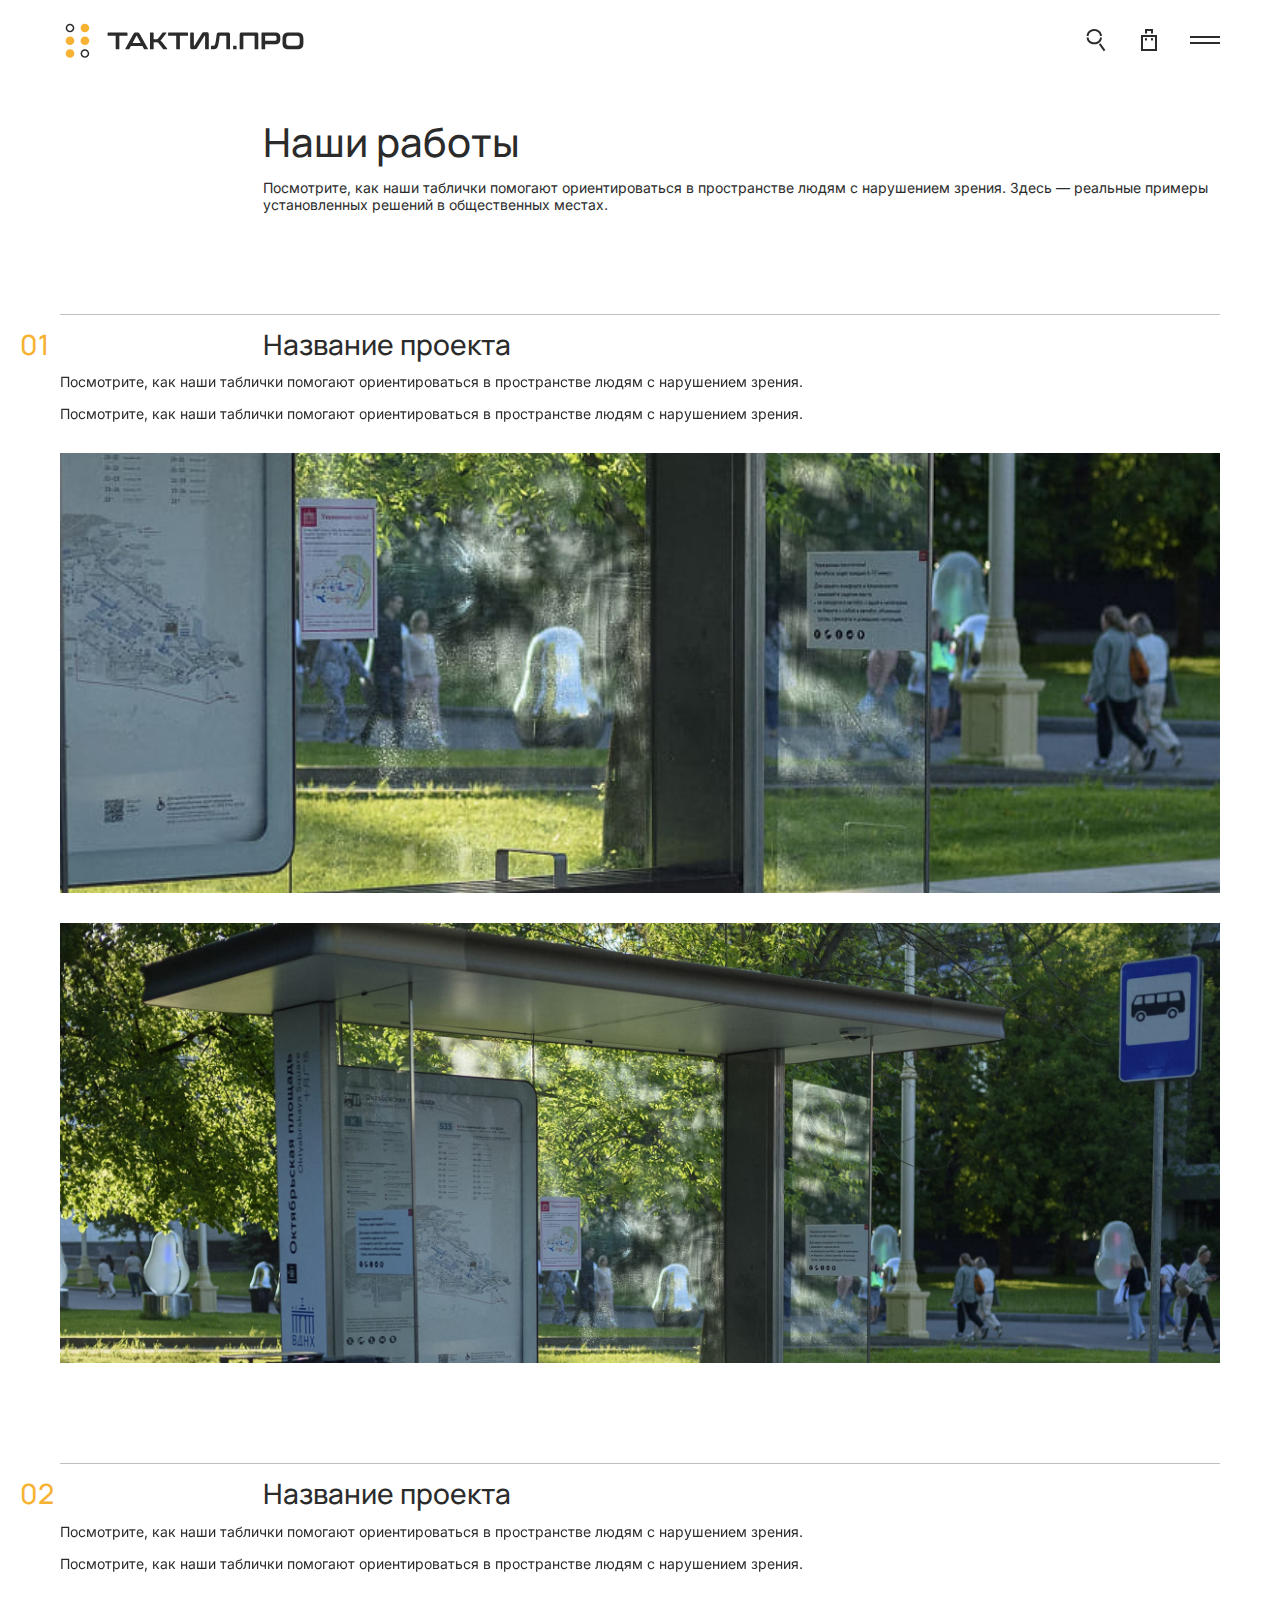
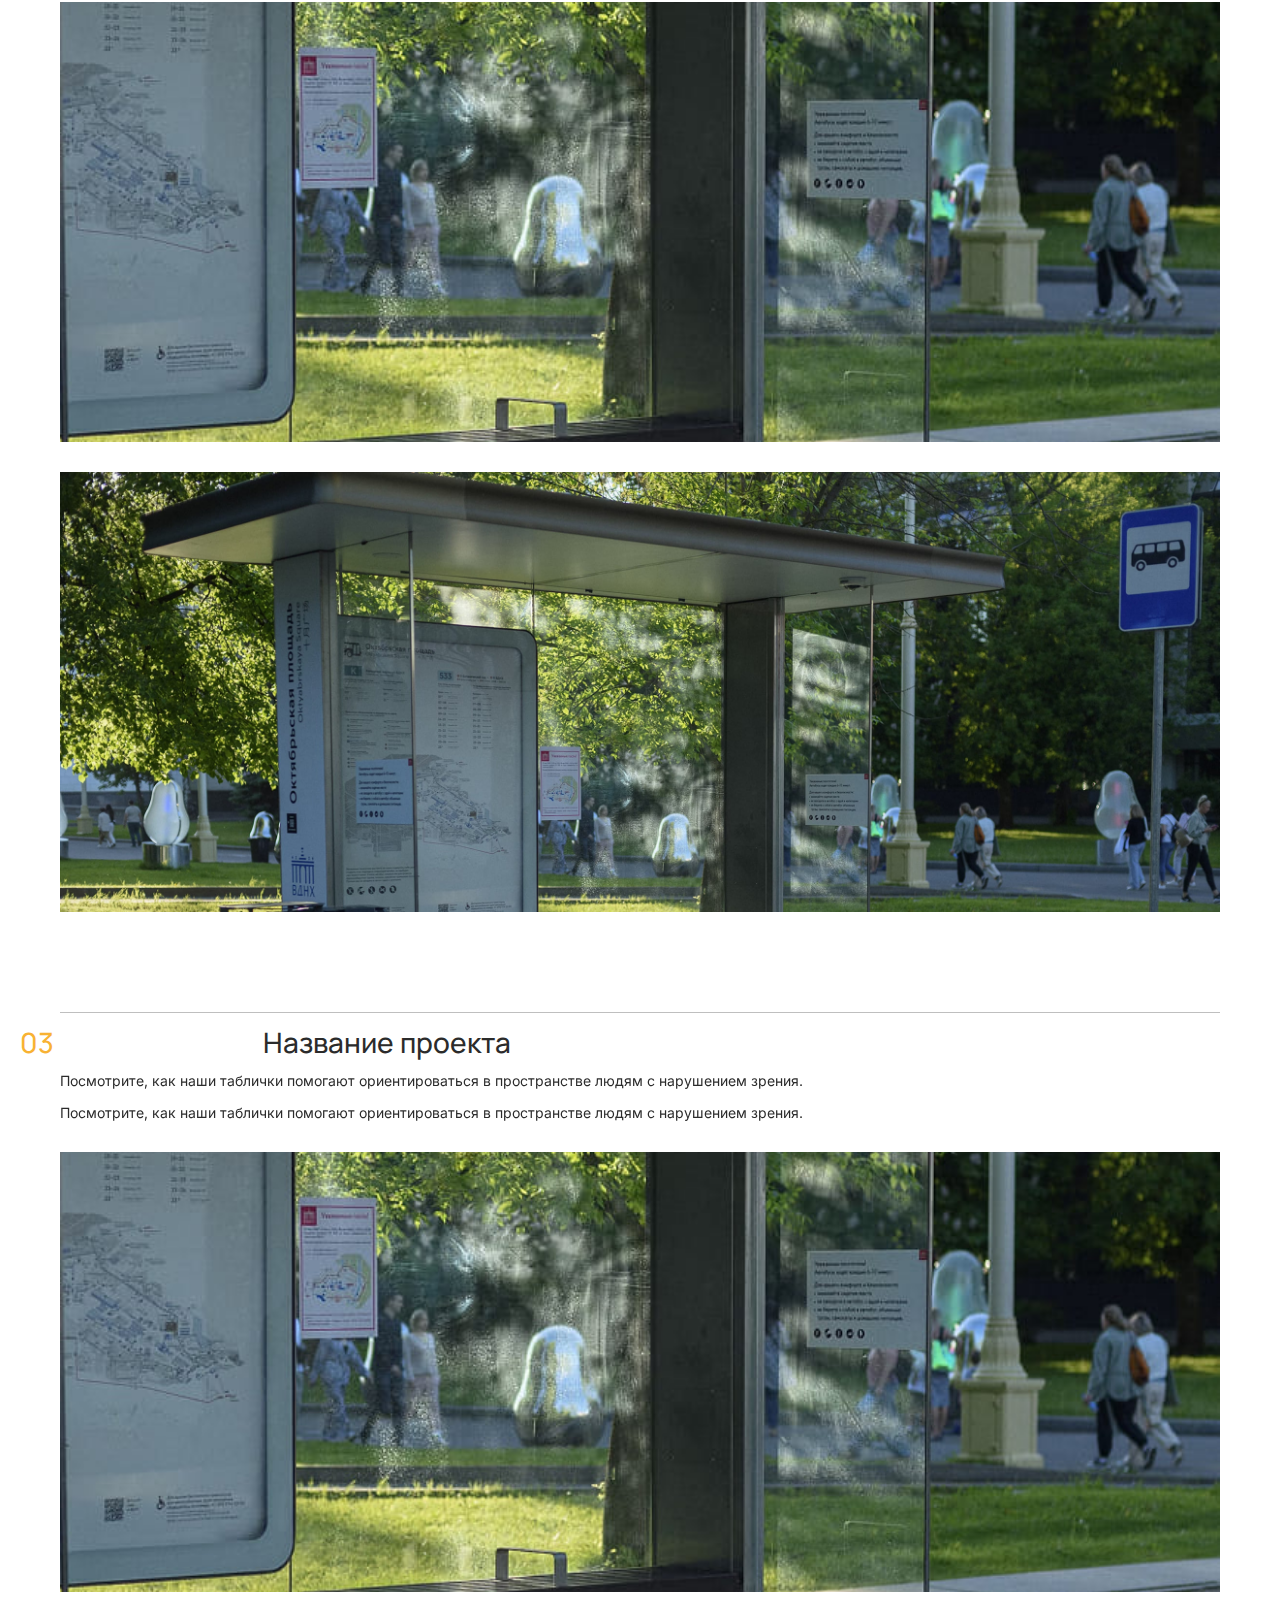
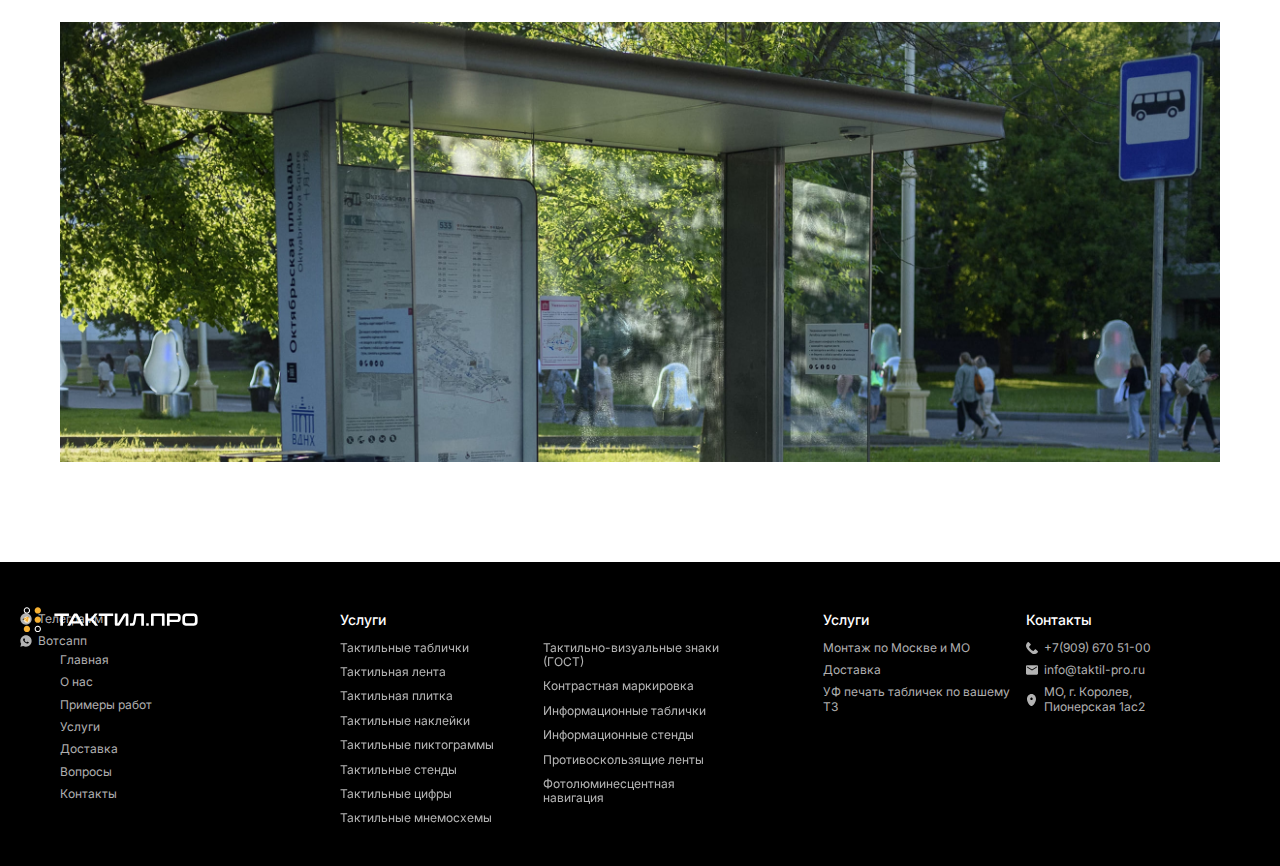
<file: +projects.html>
<!DOCTYPE html>
<html lang="ru">
	<head>
		<meta http-equiv="Content-Type" content="text/html; charset=utf-8">

		<!-- Adapting the page for mobile devices -->
		<meta name="viewport" content="width=device-width, initial-scale=1, maximum-scale=1">

		<!-- Prohibition of phone number recognition -->
		<meta name="format-detection" content="telephone=no">
		<meta name="SKYPE_TOOLBAR" content ="SKYPE_TOOLBAR_PARSER_COMPATIBLE">

		<!-- Page title -->
		<title>Заголовок страницы</title>

		<!-- Meta description -->
		<meta name="description" content="">

		<!-- Meta Keywords -->
		<meta name="keywords" content="">

		<!-- Changing the color of the mobile browser panel -->
		<meta name="msapplication-TileColor" content="#000000">
		<meta name="theme-color" content="#000000">

		<!-- Connecting fonts from Google -->
		<link rel="preconnect" href="https://fonts.googleapis.com">
		<link rel="preconnect" href="https://fonts.gstatic.com" crossorigin>
		<link href="https://fonts.googleapis.com/css2?family=Inter:ital,opsz,wght@0,14..32,100..900;1,14..32,100..900&family=Manrope:wght@200..800&display=swap" rel="stylesheet">

		<!-- Connecting style files -->
		<link rel="stylesheet" href="css/swiper-bundle.min.css">
		<link rel="stylesheet" href="css/swiper.css">
		<link rel="stylesheet" href="css/fancybox.css">
		<link rel="stylesheet" href="css/ion.rangeSlider.css">
		<link rel="stylesheet" href="css/styles.css">

		<link rel="stylesheet" href="css/response_1899.css" media="print, (max-width: 1899px)">
		<link rel="stylesheet" href="css/response_1379.css" media="print, (max-width: 1379px)">
		<link rel="stylesheet" href="css/response_639.css" media="print, (max-width: 639px)">
	</head>

	<body>
		<div class="wrap">
			<div class="main">
				<header>
					<div class="cont row">
						<div class="catalog modal_cont">
							<button class="btn mini_modal_btn" data-modal-id="#catalog_modal">
								<span>Каталог</span>
								<svg class="icon"><use xlink:href="images/sprite.svg#ic_delete"></use></svg>
							</button>

							<div class="mini_modal" id="catalog_modal">
								<div class="cont">
									<div class="row">
										<a href="/" class="category">
											<div class="name">Тактильные таблички</div>

											<svg class="arrow"><use xlink:href="images/sprite.svg#ic_arrow_hor"></use></svg>

											<picture class="thumb">
												<img src="images/tmp/category_thumb.png" alt="" loading="lazy">
												<img src="images/tmp/category_thumb_h.png" alt="" loading="lazy">
											</picture>
										</a>

										<a href="/" class="category">
											<div class="name">Тактильная лента</div>

											<svg class="arrow"><use xlink:href="images/sprite.svg#ic_arrow_hor"></use></svg>

											<picture class="thumb">
												<img src="images/tmp/category_thumb2.png" alt="" loading="lazy">
												<img src="images/tmp/category_thumb2_h.png" alt="" loading="lazy">
											</picture>
										</a>

										<a href="/" class="category">
											<div class="name">Тактильная плитка</div>

											<svg class="arrow"><use xlink:href="images/sprite.svg#ic_arrow_hor"></use></svg>

											<picture class="thumb">
												<img src="images/tmp/category_thumb3.png" alt="" loading="lazy">
												<img src="images/tmp/category_thumb3_h.png" alt="" loading="lazy">
											</picture>
										</a>

										<a href="/" class="category">
											<div class="name">Тактильные наклейки</div>

											<svg class="arrow"><use xlink:href="images/sprite.svg#ic_arrow_hor"></use></svg>

											<picture class="thumb">
												<img src="images/tmp/category_thumb4.png" alt="" loading="lazy">
												<img src="images/tmp/category_thumb4_h.png" alt="" loading="lazy">
											</picture>
										</a>

										<a href="/" class="category">
											<div class="name">Тактильные пиктограммы</div>

											<svg class="arrow"><use xlink:href="images/sprite.svg#ic_arrow_hor"></use></svg>

											<picture class="thumb">
												<img src="images/tmp/category_thumb5.png" alt="" loading="lazy">
												<img src="images/tmp/category_thumb5_h.png" alt="" loading="lazy">
											</picture>
										</a>

										<a href="/" class="category">
											<div class="name">Тактильные стенды</div>

											<svg class="arrow"><use xlink:href="images/sprite.svg#ic_arrow_hor"></use></svg>

											<picture class="thumb">
												<img src="images/tmp/category_thumb6.png" alt="" loading="lazy">
												<img src="images/tmp/category_thumb6_h.png" alt="" loading="lazy">
											</picture>
										</a>

										<a href="/" class="category">
											<div class="name">Тактильные цифры</div>

											<svg class="arrow"><use xlink:href="images/sprite.svg#ic_arrow_hor"></use></svg>

											<picture class="thumb">
												<img src="images/tmp/category_thumb7.png" alt="" loading="lazy">
												<img src="images/tmp/category_thumb7_h.png" alt="" loading="lazy">
											</picture>
										</a>

										<a href="/" class="category">
											<div class="name">Тактильные мнемосхемы</div>

											<svg class="arrow"><use xlink:href="images/sprite.svg#ic_arrow_hor"></use></svg>

											<picture class="thumb">
												<img src="images/tmp/category_thumb8.png" alt="" loading="lazy">
												<img src="images/tmp/category_thumb8_h.png" alt="" loading="lazy">
											</picture>
										</a>

										<a href="/" class="category">
											<div class="name">Тактильно-визуальные знаки (ГОСТ)</div>

											<svg class="arrow"><use xlink:href="images/sprite.svg#ic_arrow_hor"></use></svg>

											<picture class="thumb">
												<img src="images/tmp/category_thumb9.png" alt="" loading="lazy">
												<img src="images/tmp/category_thumb9_h.png" alt="" loading="lazy">
											</picture>
										</a>

										<a href="/" class="category">
											<div class="name">Контрастная маркировка</div>

											<svg class="arrow"><use xlink:href="images/sprite.svg#ic_arrow_hor"></use></svg>

											<picture class="thumb">
												<img src="images/tmp/category_thumb10.png" alt="" loading="lazy">
												<img src="images/tmp/category_thumb10_h.png" alt="" loading="lazy">
											</picture>
										</a>

										<a href="/" class="category">
											<div class="name">Информационные таблички</div>

											<svg class="arrow"><use xlink:href="images/sprite.svg#ic_arrow_hor"></use></svg>

											<picture class="thumb">
												<img src="images/tmp/category_thumb11.png" alt="" loading="lazy">
												<img src="images/tmp/category_thumb11_h.png" alt="" loading="lazy">
											</picture>
										</a>

										<a href="/" class="category">
											<div class="name">Информационные стенды</div>

											<svg class="arrow"><use xlink:href="images/sprite.svg#ic_arrow_hor"></use></svg>

											<picture class="thumb">
												<img src="images/tmp/category_thumb12.png" alt="" loading="lazy">
												<img src="images/tmp/category_thumb12_h.png" alt="" loading="lazy">
											</picture>
										</a>

										<a href="/" class="category">
											<div class="name">Противоскользящие ленты</div>

											<svg class="arrow"><use xlink:href="images/sprite.svg#ic_arrow_hor"></use></svg>

											<picture class="thumb">
												<img src="images/tmp/category_thumb13.png" alt="" loading="lazy">
												<img src="images/tmp/category_thumb13_h.png" alt="" loading="lazy">
											</picture>
										</a>

										<a href="/" class="category">
											<div class="name">Фотолюминесцентная навигация</div>

											<svg class="arrow"><use xlink:href="images/sprite.svg#ic_arrow_hor"></use></svg>

											<picture class="thumb">
												<img src="images/tmp/category_thumb14.png" alt="" loading="lazy">
												<img src="images/tmp/category_thumb14_h.png" alt="" loading="lazy">
											</picture>
										</a>
									</div>
								</div>
							</div>
						</div>

						<a href="/" class="logo">
							<img src="images/logo.svg" alt="">
						</a>

						<div class="links">
							<div><a href="/">О нас</a></div>

							<div><a href="/">Наши работы</a></div>

							<div><a href="/">Услуги</a></div>
						</div>

						<div class="links">
							<div><a href="/">Доставка</a></div>

							<div><a href="/">Вопросы</a></div>

							<div><a href="/">Контакты</a></div>
						</div>

						<div class="col_right">
							<div class="contacts">
								<div class="phone">
									<a href="tel:+7(909) 670 51-00">
										<svg class="icon"><use xlink:href="images/sprite.svg#ic_phone"></use></svg>
										<span>+7(909) 670 51-00</span>
									</a>
								</div>

								<div class="email">
									<a href="mailto:info@taktil-pro.ru">
										<svg class="icon"><use xlink:href="images/sprite.svg#ic_email"></use></svg>
										<span>info@taktil-pro.ru</span>
									</a>
								</div>
							</div>

							<form action="" class="search">
								<input type="text" name="" value="" class="input" placeholder="Поиск">

								<button type="submit" class="submit_btn"><svg class="icon"><use xlink:href="images/sprite.svg#ic_search"></use></svg></button>
							</form>

							<div class="cart_link">
								<a href="/" class="link">
									<svg class="icon"><use xlink:href="images/sprite.svg#ic_cart"></use></svg>
								</a>
							</div>
						</div>
					</div>
				</header>


				<section class="mob_header">
					<div class="cont row">
						<a href="/" class="logo">
							<img src="images/logo.svg" alt="">
						</a>

						<div class="search modal_cont">
							<button class="btn mini_modal_btn" data-modal-id="#search_modal">
								<svg class="icon"><use xlink:href="images/sprite.svg#ic_search"></use></svg>
							</button>

							<div class="mini_modal" id="search_modal">
								<form action="">
									<input type="text" name="" value="" class="input">

									<button type="submit" class="submit_btn">
										<svg class="icon"><use xlink:href="images/sprite.svg#ic_search"></use></svg>
									</button>
								</form>
							</div>
						</div>

						<div class="cart_link">
							<a href="/" class="link">
								<svg class="icon"><use xlink:href="images/sprite.svg#ic_cart"></use></svg>
							</a>
						</div>

						<button class="menu_btn">
							<svg class="icon"><use xlink:href="images/sprite.svg#ic_menu"></use></svg>
						</button>
					</div>
				</section>


				<section class="mob_menu">
					<div class="cont">
						<div class="head">
							<div class="title">Меню</div>

							<button class="close_btn">
								<svg class="icon"><use xlink:href="images/sprite.svg#ic_delete"></use></svg>
							</button>
						</div>

						<div class="catalog_block">
							<div class="title">Каталог</div>

							<div class="row">
								<a href="/" class="category">
									<div class="name">Тактильные таблички</div>

									<div class="arrow">
										<svg class="icon"><use xlink:href="images/sprite.svg#ic_arr_hor"></use></svg>
									</div>

									<picture class="thumb">
										<img src="images/tmp/category_thumb.png" alt="" loading="lazy">
										<img src="images/tmp/category_thumb_h.png" alt="" loading="lazy">
									</picture>
								</a>

								<a href="/" class="category">
									<div class="name">Тактильная лента</div>

									<div class="arrow">
										<svg class="icon"><use xlink:href="images/sprite.svg#ic_arr_hor"></use></svg>
									</div>

									<picture class="thumb">
										<img src="images/tmp/category_thumb2.png" alt="" loading="lazy">
										<img src="images/tmp/category_thumb2_h.png" alt="" loading="lazy">
									</picture>
								</a>

								<a href="/" class="category">
									<div class="name">Тактильная плитка</div>

									<div class="arrow">
										<svg class="icon"><use xlink:href="images/sprite.svg#ic_arr_hor"></use></svg>
									</div>

									<picture class="thumb">
										<img src="images/tmp/category_thumb3.png" alt="" loading="lazy">
										<img src="images/tmp/category_thumb3_h.png" alt="" loading="lazy">
									</picture>
								</a>

								<a href="/" class="category">
									<div class="name">Тактильные наклейки</div>

									<div class="arrow">
										<svg class="icon"><use xlink:href="images/sprite.svg#ic_arr_hor"></use></svg>
									</div>

									<picture class="thumb">
										<img src="images/tmp/category_thumb4.png" alt="" loading="lazy">
										<img src="images/tmp/category_thumb4_h.png" alt="" loading="lazy">
									</picture>
								</a>

								<a href="/" class="category">
									<div class="name">Тактильные пиктограммы</div>

									<div class="arrow">
										<svg class="icon"><use xlink:href="images/sprite.svg#ic_arr_hor"></use></svg>
									</div>

									<picture class="thumb">
										<img src="images/tmp/category_thumb5.png" alt="" loading="lazy">
										<img src="images/tmp/category_thumb5_h.png" alt="" loading="lazy">
									</picture>
								</a>

								<a href="/" class="category">
									<div class="name">Тактильные стенды</div>

									<div class="arrow">
										<svg class="icon"><use xlink:href="images/sprite.svg#ic_arr_hor"></use></svg>
									</div>

									<picture class="thumb">
										<img src="images/tmp/category_thumb6.png" alt="" loading="lazy">
										<img src="images/tmp/category_thumb6_h.png" alt="" loading="lazy">
									</picture>
								</a>

								<a href="/" class="category">
									<div class="name">Тактильные цифры</div>

									<div class="arrow">
										<svg class="icon"><use xlink:href="images/sprite.svg#ic_arr_hor"></use></svg>
									</div>

									<picture class="thumb">
										<img src="images/tmp/category_thumb7.png" alt="" loading="lazy">
										<img src="images/tmp/category_thumb7_h.png" alt="" loading="lazy">
									</picture>
								</a>

								<a href="/" class="category">
									<div class="name">Тактильные мнемосхемы</div>

									<div class="arrow">
										<svg class="icon"><use xlink:href="images/sprite.svg#ic_arr_hor"></use></svg>
									</div>

									<picture class="thumb">
										<img src="images/tmp/category_thumb8.png" alt="" loading="lazy">
										<img src="images/tmp/category_thumb8_h.png" alt="" loading="lazy">
									</picture>
								</a>

								<a href="/" class="category">
									<div class="name">Тактильно-визуальные знаки (ГОСТ)</div>

									<div class="arrow">
										<svg class="icon"><use xlink:href="images/sprite.svg#ic_arr_hor"></use></svg>
									</div>

									<picture class="thumb">
										<img src="images/tmp/category_thumb9.png" alt="" loading="lazy">
										<img src="images/tmp/category_thumb9_h.png" alt="" loading="lazy">
									</picture>
								</a>

								<a href="/" class="category">
									<div class="name">Контрастная маркировка</div>

									<div class="arrow">
										<svg class="icon"><use xlink:href="images/sprite.svg#ic_arr_hor"></use></svg>
									</div>

									<picture class="thumb">
										<img src="images/tmp/category_thumb10.png" alt="" loading="lazy">
										<img src="images/tmp/category_thumb10_h.png" alt="" loading="lazy">
									</picture>
								</a>

								<a href="/" class="category">
									<div class="name">Информационные таблички</div>

									<div class="arrow">
										<svg class="icon"><use xlink:href="images/sprite.svg#ic_arr_hor"></use></svg>
									</div>

									<picture class="thumb">
										<img src="images/tmp/category_thumb11.png" alt="" loading="lazy">
										<img src="images/tmp/category_thumb11_h.png" alt="" loading="lazy">
									</picture>
								</a>

								<a href="/" class="category">
									<div class="name">Информационные стенды</div>

									<div class="arrow">
										<svg class="icon"><use xlink:href="images/sprite.svg#ic_arr_hor"></use></svg>
									</div>

									<picture class="thumb">
										<img src="images/tmp/category_thumb12.png" alt="" loading="lazy">
										<img src="images/tmp/category_thumb12_h.png" alt="" loading="lazy">
									</picture>
								</a>

								<a href="/" class="category">
									<div class="name">Противоскользящие ленты</div>

									<div class="arrow">
										<svg class="icon"><use xlink:href="images/sprite.svg#ic_arr_hor"></use></svg>
									</div>

									<picture class="thumb">
										<img src="images/tmp/category_thumb13.png" alt="" loading="lazy">
										<img src="images/tmp/category_thumb13_h.png" alt="" loading="lazy">
									</picture>
								</a>

								<a href="/" class="category">
									<div class="name">Фотолюминесцентная навигация</div>

									<div class="arrow">
										<svg class="icon"><use xlink:href="images/sprite.svg#ic_arr_hor"></use></svg>
									</div>

									<picture class="thumb">
										<img src="images/tmp/category_thumb14.png" alt="" loading="lazy">
										<img src="images/tmp/category_thumb14_h.png" alt="" loading="lazy">
									</picture>
								</a>
							</div>
						</div>

						<div class="links">
							<div><a href="/">О нас</a></div>

							<div><a href="/"></a>Наши работы</a></div>

							<div><a href="/"></a>Услуги</a></div>

							<div><a href="/"></a>Доставка</a></div>

							<div><a href="/"></a>Вопросы</a></div>

							<div><a href="/"></a>Контакты</a></div>

							<div><a href="/"></a>На главную</a></div>
						</div>
					</div>
				</section>


				<section class="page_head">
					<div class="cont">
						<div class="data">
							<h1 class="page_title">Наши работы</h1>

							<div class="page_desc">Посмотрите, как наши таблички помогают ориентироваться в пространстве людям с нарушением зрения. Здесь — реальные примеры установленных решений в общественных местах.</div>
						</div>
					</div>
				</section>


				<section class="projects block">
					<div class="cont">
						<div class="list">
							<div class="project">
								<div class="head">
									<div class="number"></div>

									<div class="info">
										<div class="name">Название проекта</div>

										<div class="desc text_block">
											<div class="columns">
												<p>Посмотрите, как наши таблички помогают ориентироваться в пространстве людям с нарушением зрения.</p>

												<p>Посмотрите, как наши таблички помогают ориентироваться в пространстве людям с нарушением зрения.</p>
											</div>
										</div>
									</div>
								</div>

								<div class="gallery">
									<a href="images/tmp/project_gallery_thumb1.jpg" class="item fancy_img" data-fancybox="gallery1">
										<picture class="image">
											<img src="images/tmp/project_gallery_thumb1.jpg" alt="" loading="lazy">
										</picture>
									</a>

									<a href="images/tmp/project_gallery_thumb2.jpg" class="item fancy_img big" data-fancybox="gallery1">
										<picture class="image">
											<img src="images/tmp/project_gallery_thumb2.jpg" alt="" loading="lazy">
										</picture>
									</a>
								</div>
							</div>

							<div class="project">
								<div class="head">
									<div class="number"></div>

									<div class="info">
										<div class="name">Название проекта</div>

										<div class="desc text_block">
											<div class="columns">
												<p>Посмотрите, как наши таблички помогают ориентироваться в пространстве людям с нарушением зрения.</p>

												<p>Посмотрите, как наши таблички помогают ориентироваться в пространстве людям с нарушением зрения.</p>
											</div>
										</div>
									</div>
								</div>

								<div class="gallery">
									<a href="images/tmp/project_gallery_thumb1.jpg" class="item fancy_img" data-fancybox="gallery2">
										<picture class="image">
											<img src="images/tmp/project_gallery_thumb1.jpg" alt="" loading="lazy">
										</picture>
									</a>

									<a href="images/tmp/project_gallery_thumb2.jpg" class="item fancy_img big" data-fancybox="gallery2">
										<picture class="image">
											<img src="images/tmp/project_gallery_thumb2.jpg" alt="" loading="lazy">
										</picture>
									</a>
								</div>
							</div>

							<div class="project">
								<div class="head">
									<div class="number"></div>

									<div class="info">
										<div class="name">Название проекта</div>

										<div class="desc text_block">
											<div class="columns">
												<p>Посмотрите, как наши таблички помогают ориентироваться в пространстве людям с нарушением зрения.</p>

												<p>Посмотрите, как наши таблички помогают ориентироваться в пространстве людям с нарушением зрения.</p>
											</div>
										</div>
									</div>
								</div>

								<div class="gallery">
									<a href="images/tmp/project_gallery_thumb1.jpg" class="item fancy_img" data-fancybox="gallery3">
										<picture class="image">
											<img src="images/tmp/project_gallery_thumb1.jpg" alt="" loading="lazy">
										</picture>
									</a>

									<a href="images/tmp/project_gallery_thumb2.jpg" class="item fancy_img big" data-fancybox="gallery3">
										<picture class="image">
											<img src="images/tmp/project_gallery_thumb2.jpg" alt="" loading="lazy">
										</picture>
									</a>
								</div>
							</div>
						</div>
					</div>
				</section>
			</div>


			<footer>
				<div class="cont row">
					<div class="col_left">
						<div class="logo">
							<img src="images/logo_white.svg" alt="">
						</div>

						<div class="catalog modal_cont">
							<button class="btn mini_modal_btn" data-modal-id="#catalog_modal">
								<span>Показать каталог</span>
								<svg class="icon"><use xlink:href="images/sprite.svg#ic_arrow_hor"></use></svg>
							</button>
						</div>
					</div>

					<div class="links">
						<div class="title mob_hide">Навигация</div>

						<div class="items">
							<div><a href="/">Главная</a></div>

							<div><a href="/">О нас</a></div>

							<div><a href="/">Примеры работ</a></div>

							<div><a href="/">Услуги</a></div>

							<div><a href="/">Доставка</a></div>

							<div><a href="/">Вопросы</a></div>

							<div><a href="/">Контакты</a></div>
						</div>
					</div>

					<div class="links">
						<div class="title">Услуги</div>

						<div class="items columns">
							<div><a href="/">Тактильные таблички</a></div>

							<div><a href="/">Тактильная лента</a></div>

							<div><a href="/">Тактильная плитка</a></div>

							<div><a href="/">Тактильные наклейки</a></div>

							<div><a href="/">Тактильные пиктограммы</a></div>

							<div><a href="/">Тактильные стенды</a></div>

							<div><a href="/">Тактильные цифры</a></div>

							<div><a href="/">Тактильные мнемосхемы</a></div>

							<div><a href="/">Тактильно-визуальные знаки (ГОСТ)</a></div>

							<div><a href="/">Контрастная маркировка</a></div>

							<div><a href="/">Информационные таблички</a></div>

							<div><a href="/">Информационные стенды</a></div>

							<div><a href="/">Противоскользящие ленты</a></div>

							<div><a href="/">Фотолюминесцентная навигация</a></div>
						</div>
					</div>

					<div class="links">
						<div class="title">Услуги</div>

						<div class="items">
							<div><a href="/">Монтаж по Москве и МО</a></div>

							<div><a href="/">Доставка</a></div>

							<div><a href="/">УФ печать табличек по вашему ТЗ</a></div>
						</div>
					</div>

					<div class="contacts">
						<div class="title">Контакты</div>

						<div class="item messengers">
							<div>
								<a href="/" target="_blank" rel="noopener nofollow">
									<svg class="icon"><use xlink:href="images/sprite.svg#ic_tg"></use></svg>
									<span>Телеграмм</span>
								</a>
							</div>

							<div>
								<a href="/" target="_blank" rel="noopener nofollow">
									<svg class="icon"><use xlink:href="images/sprite.svg#ic_whatsapp"></use></svg>
									<span>Вотсапп</span>
								</a>
							</div>
						</div>

						<div class="item phone">
							<svg class="icon"><use xlink:href="images/sprite.svg#ic_phone"></use></svg>

							<div>
								<div><a href="tel:+7(909) 670 51-00">+7(909) 670 51-00</a></div>
							</div>
						</div>

						<div class="item email">
							<svg class="icon"><use xlink:href="images/sprite.svg#ic_email"></use></svg>

							<div>
								<div><a href="mailto:info@taktil-pro.ru">info@taktil-pro.ru</a></div>
							</div>
						</div>

						<div class="item location">
							<svg class="icon"><use xlink:href="images/sprite.svg#ic_location"></use></svg>

							<div>МО, г. Королев,<br> Пионерская 1ас2 </div>
						</div>
					</div>
				</div>
			</footer>
		</div>


		<!-- Connecting javascript files -->
		<script src="js/jquery-3.6.3.min.js"></script>
		<script src="js/functions.js"></script>
		<script src="js/swiper-bundle.min.js"></script>
		<script src="js/fancybox.js"></script>
		<script src="js/imask.js"></script>
		<script src="js/ion.rangeSlider.min.js"></script>
		<script src="js/scripts.js"></script>
	</body>
</html>
</file>
<file: css/ion.rangeSlider.css>
/**
Ion.RangeSlider, 2.3.1
© Denis Ineshin, 2010 - 2019, IonDen.com
Build date: 2019-12-19 16:51:02
*/
.irs
{
    position: relative;

    display: block;

    margin-bottom: 23px;

    -webkit-user-select: none;
       -moz-user-select: none;
        -ms-user-select: none;
            user-select: none;

    -webkit-touch-callout: none;
     -khtml-user-select: none;
}

.irs .irs
{
    margin: 0;
}

.irs-line
{
    position: relative;

    display: block;
    overflow: hidden;

    outline: none !important;
}
.irs-bar
{
    position: absolute;
    left: 0;

    display: block;

    width: 0;
}
.irs-shadow
{
    position: absolute;
    left: 0;

    display: none;

    width: 0;
}
.irs-handle
{
    position: absolute;
    z-index: 1;

    display: block;

    box-sizing: border-box;

    cursor: default;
}
.irs-handle.type_last
{
    z-index: 2;
}
.irs-min,
.irs-max
{
    position: absolute;

    display: block;

    cursor: default;
}
.irs-min
{
    left: 0;
}
.irs-max
{
    right: 0;
}
.irs-from,
.irs-to,
.irs-single
{
    position: absolute;
    top: 0;
    left: 0;

    display: block;

    cursor: default;
    white-space: nowrap;
}
.irs-grid
{
    position: absolute;
    bottom: 0;
    left: 0;

    display: none;

    width: 100%;
    height: 20px;
}
.irs-with-grid .irs-grid
{
    display: block;
}
.irs-grid-pol
{
    position: absolute;
    top: 0;
    left: 0;

    width: 1px;
    height: 8px;

    background: #000;
}
.irs-grid-pol.small
{
    height: 4px;
}
.irs-grid-text
{
    font-size: 9px;
    line-height: 9px;

    position: absolute;
    bottom: 0;
    left: 0;

    padding: 0 3px;

    text-align: center;
    white-space: nowrap;

    color: #000;
}
.irs-disable-mask
{
    position: absolute;
    z-index: 2;
    top: 0;
    left: -1%;

    display: block;

    width: 102%;
    height: 100%;

    cursor: default;

    background: rgba(0, 0, 0, 0);
}
.lt-ie9 .irs-disable-mask
{
    cursor: not-allowed;

    background: #000;

    filter: alpha(opacity=0);
}
.irs-disabled
{
    opacity: .4;
}
.irs-hidden-input
{
    font-size: 0 !important;
    line-height: 0 !important;

    position: absolute !important;
    z-index: -9999 !important;
    top: 0 !important;
    left: 0 !important;

    display: block !important;
    overflow: hidden;

    width: 0 !important;
    height: 0 !important;
    margin: 0 !important;
    padding: 0 !important;

    border-style: solid !important;
    border-color: transparent !important;
    outline: none !important;
    background: none !important;
}

.irs--flat
{
    height: 4px;
}

.irs--flat.irs-with-grid
{
    height: 60px;
}

.irs--flat .irs-line,
.irs--flat .irs-bar
{
    top: 0;

    height: 2px;

    background: currentColor;
}

.irs--flat .irs-shadow
{
    bottom: 16px;

    height: 1px;

    background-color: #e1e4e9;
}

.irs--flat .irs-handle
{
    top: -7px;

    width: 16px;
    height: 16px;

    cursor: pointer;

    border-radius: 50%;
    background-color: currentColor;
}

.irs--flat .irs-handle:before
{
    position: absolute;
    top: 50%;
    left: 50%;

    display: block;

    width: calc(100% + 20px);
    height: calc(100% + 20px);

    content: '';
    transform: translate(-50%, -50%);
}

.irs--flat .irs-min,
.irs--flat .irs-max
{
    font-size: 10px;
    line-height: 1.333;

    top: 0;

    display: none !important;

    padding: 1px 3px;

    color: #999;
    border-radius: 4px;
    background-color: #e1e4e9;
    text-shadow: none;
}

.irs--flat .irs-from,
.irs--flat .irs-to,
.irs--flat .irs-single
{
    font-size: 12px;
    font-weight: 500;
    line-height: 120%;

    top: 0;

    margin-top: 11px;
}

.irs--flat .irs-grid-pol
{
    background-color: #e1e4e9;
}
.irs--flat .irs-grid-text
{
    color: #999;
}
.irs--big
{
    height: 55px;
}
.irs--big.irs-with-grid
{
    height: 70px;
}
.irs--big .irs-line
{
    top: 33px;

    height: 12px;

    border: 1px solid #ccc;
    border-radius: 12px;
    background: linear-gradient(to bottom, #ddd -50%, white 150%);
    background-color: white;
}
.irs--big .irs-bar
{
    top: 33px;

    height: 12px;

    border: 1px solid #428bca;
    background: linear-gradient(to bottom, #fff 0%, #428bca 30%, #b9d4ec 100%);
    background-color: #92bce0;
    box-shadow: inset 0 0 1px 1px rgba(255, 255, 255, .5);
}
.irs--big .irs-bar--single
{
    border-radius: 12px 0 0 12px;
}
.irs--big .irs-shadow
{
    bottom: 16px;

    height: 1px;

    background-color: rgba(66, 139, 202, .5);
}
.irs--big .irs-handle
{
    top: 25px;

    width: 30px;
    height: 30px;

    border: 1px solid rgba(0, 0, 0, .3);
    border-radius: 30px;
    background: linear-gradient(to bottom, white 0%, #b4b9be 30%, white 100%);
    background-color: #cbcfd5;
    box-shadow: 1px 1px 2px rgba(0, 0, 0, .2), inset 0 0 3px 1px white;
}
.irs--big .irs-handle.state_hover,
.irs--big .irs-handle:hover
{
    border-color: rgba(0, 0, 0, .45);
    background: linear-gradient(to bottom, white 0%, #919ba5 30%, white 100%);
    background-color: #939ba7;
}
.irs--big .irs-min,
.irs--big .irs-max
{
    top: 0;

    padding: 1px 5px;

    color: white;
    border-radius: 3px;
    background-color: #9f9f9f;
    text-shadow: none;
}
.irs--big .irs-from,
.irs--big .irs-to,
.irs--big .irs-single
{
    padding: 1px 5px;

    color: white;
    border-radius: 3px;
    background: linear-gradient(to bottom, #428bca 0%, #3071a9 100%);
    background-color: #428bca;
    text-shadow: none;
}
.irs--big .irs-grid-pol
{
    background-color: #428bca;
}
.irs--big .irs-grid-text
{
    color: #428bca;
}
.irs--modern
{
    height: 55px;
}
.irs--modern.irs-with-grid
{
    height: 55px;
}
.irs--modern .irs-line
{
    top: 25px;

    height: 5px;

    border: 1px solid #a3adc1;
    border-bottom-width: 0;
    border-radius: 5px;
    background: linear-gradient(to bottom, #e0e4ea 0%, #d1d6e0 100%);
    background-color: #d1d6e0;
}
.irs--modern .irs-bar
{
    top: 25px;

    height: 5px;

    background: #20b426;
    background: linear-gradient(to bottom, #20b426 0%, #18891d 100%);
}
.irs--modern .irs-bar--single
{
    border-radius: 5px 0 0 5px;
}
.irs--modern .irs-shadow
{
    bottom: 21px;

    height: 1px;

    background-color: rgba(209, 214, 224, .5);
}
.irs--modern .irs-handle
{
    top: 37px;

    width: 12px;
    height: 13px;

    border: 1px solid #a3adc1;
    border-top-width: 0;
    border-radius: 0 0 3px 3px;
    box-shadow: 1px 1px 1px rgba(0, 0, 0, .1);
}
.irs--modern .irs-handle > i:nth-child(1)
{
    position: absolute;
    top: -4px;
    left: 1px;

    display: block;

    width: 6px;
    height: 6px;

    transform: rotate(45deg);

    border: 1px solid #a3adc1;
    background: white;
}
.irs--modern .irs-handle > i:nth-child(2)
{
    position: absolute;
    top: 0;
    left: 0;

    display: block;

    box-sizing: border-box;
    width: 10px;
    height: 12px;

    border-radius: 0 0 3px 3px;
    background: #e9e6e6;
    background: linear-gradient(to bottom, white 0%, #e9e6e6 100%);
}
.irs--modern .irs-handle > i:nth-child(3)
{
    position: absolute;
    top: 3px;
    left: 3px;

    display: block;

    box-sizing: border-box;
    width: 4px;
    height: 5px;

    border-right: 1px solid #a3adc1;
    border-left: 1px solid #a3adc1;
}
.irs--modern .irs-handle.state_hover,
.irs--modern .irs-handle:hover
{
    border-color: #7685a2;
    background: #c3c7cd;
    background: linear-gradient(to bottom, #fff 0%, #919ba5 30%, #fff 100%);
}
.irs--modern .irs-handle.state_hover > i:nth-child(1),
.irs--modern .irs-handle:hover > i:nth-child(1)
{
    border-color: #7685a2;
}
.irs--modern .irs-handle.state_hover > i:nth-child(3),
.irs--modern .irs-handle:hover > i:nth-child(3)
{
    border-color: #48536a;
}
.irs--modern .irs-min,
.irs--modern .irs-max
{
    font-size: 10px;
    line-height: 1.333;

    top: 0;

    padding: 1px 5px;

    color: white;
    border-radius: 5px;
    background-color: #d1d6e0;
    text-shadow: none;
}
.irs--modern .irs-from,
.irs--modern .irs-to,
.irs--modern .irs-single
{
    font-size: 10px;
    line-height: 1.333;

    padding: 1px 5px;

    color: white;
    border-radius: 5px;
    background-color: #20b426;
    text-shadow: none;
}
.irs--modern .irs-from:before,
.irs--modern .irs-to:before,
.irs--modern .irs-single:before
{
    position: absolute;
    bottom: -6px;
    left: 50%;

    display: block;
    overflow: hidden;

    width: 0;
    height: 0;
    margin-left: -3px;

    content: '';

    border: 3px solid transparent;
    border-top-color: #20b426;
}
.irs--modern .irs-grid
{
    height: 25px;
}
.irs--modern .irs-grid-pol
{
    background-color: #dedede;
}
.irs--modern .irs-grid-text
{
    font-size: 13px;

    color: silver;
}
.irs--sharp
{
    font-size: 12px;
    line-height: 1;

    height: 50px;
}
.irs--sharp.irs-with-grid
{
    height: 57px;
}
.irs--sharp .irs-line
{
    top: 30px;

    height: 2px;

    border-radius: 2px;
    background-color: black;
}
.irs--sharp .irs-bar
{
    top: 30px;

    height: 2px;

    background-color: #ee22fa;
}
.irs--sharp .irs-bar--single
{
    border-radius: 2px 0 0 2px;
}
.irs--sharp .irs-shadow
{
    bottom: 21px;

    height: 1px;

    background-color: rgba(0, 0, 0, .5);
}
.irs--sharp .irs-handle
{
    top: 25px;

    width: 10px;
    height: 10px;

    background-color: #a804b2;
}
.irs--sharp .irs-handle > i:first-child
{
    position: absolute;
    top: 100%;
    left: 0;

    display: block;

    width: 0;
    height: 0;

    border: 5px solid transparent;
    border-top-color: #a804b2;
}
.irs--sharp .irs-handle.state_hover,
.irs--sharp .irs-handle:hover
{
    background-color: black;
}
.irs--sharp .irs-handle.state_hover > i:first-child,
.irs--sharp .irs-handle:hover > i:first-child
{
    border-top-color: black;
}
.irs--sharp .irs-min,
.irs--sharp .irs-max
{
    font-size: 14px;
    line-height: 1;

    top: 0;

    padding: 3px 4px;

    opacity: .4;
    color: white;
    border-radius: 2px;
    background-color: #a804b2;
}
.irs--sharp .irs-from,
.irs--sharp .irs-to,
.irs--sharp .irs-single
{
    font-size: 14px;
    line-height: 1;

    padding: 3px 4px;

    color: white;
    border-radius: 2px;
    background-color: #a804b2;
    text-shadow: none;
}
.irs--sharp .irs-from:before,
.irs--sharp .irs-to:before,
.irs--sharp .irs-single:before
{
    position: absolute;
    bottom: -6px;
    left: 50%;

    display: block;
    overflow: hidden;

    width: 0;
    height: 0;
    margin-left: -3px;

    content: '';

    border: 3px solid transparent;
    border-top-color: #a804b2;
}
.irs--sharp .irs-grid
{
    height: 25px;
}
.irs--sharp .irs-grid-pol
{
    background-color: #dedede;
}
.irs--sharp .irs-grid-text
{
    font-size: 13px;

    color: silver;
}
.irs--round
{
    height: 50px;
}
.irs--round.irs-with-grid
{
    height: 65px;
}
.irs--round .irs-line
{
    top: 36px;

    height: 4px;

    border-radius: 4px;
    background-color: #dee4ec;
}
.irs--round .irs-bar
{
    top: 36px;

    height: 4px;

    background-color: #006cfa;
}
.irs--round .irs-bar--single
{
    border-radius: 4px 0 0 4px;
}
.irs--round .irs-shadow
{
    bottom: 21px;

    height: 4px;

    background-color: rgba(222, 228, 236, .5);
}
.irs--round .irs-handle
{
    top: 26px;

    width: 24px;
    height: 24px;

    border: 4px solid #006cfa;
    border-radius: 24px;
    background-color: white;
    box-shadow: 0 1px 3px rgba(0, 0, 255, .3);
}
.irs--round .irs-handle.state_hover,
.irs--round .irs-handle:hover
{
    background-color: #f0f6ff;
}
.irs--round .irs-min,
.irs--round .irs-max
{
    font-size: 14px;
    line-height: 1;

    top: 0;

    padding: 3px 5px;

    color: #333;
    border-radius: 4px;
    background-color: rgba(0, 0, 0, .1);
}
.irs--round .irs-from,
.irs--round .irs-to,
.irs--round .irs-single
{
    font-size: 14px;
    line-height: 1;

    padding: 3px 5px;

    color: white;
    border-radius: 4px;
    background-color: #006cfa;
    text-shadow: none;
}
.irs--round .irs-from:before,
.irs--round .irs-to:before,
.irs--round .irs-single:before
{
    position: absolute;
    bottom: -6px;
    left: 50%;

    display: block;
    overflow: hidden;

    width: 0;
    height: 0;
    margin-left: -3px;

    content: '';

    border: 3px solid transparent;
    border-top-color: #006cfa;
}
.irs--round .irs-grid
{
    height: 25px;
}
.irs--round .irs-grid-pol
{
    background-color: #dedede;
}
.irs--round .irs-grid-text
{
    font-size: 13px;

    color: silver;
}
.irs--square
{
    height: 50px;
}
.irs--square.irs-with-grid
{
    height: 60px;
}
.irs--square .irs-line
{
    top: 31px;

    height: 4px;

    background-color: #dedede;
}
.irs--square .irs-bar
{
    top: 31px;

    height: 4px;

    background-color: black;
}
.irs--square .irs-shadow
{
    bottom: 21px;

    height: 2px;

    background-color: #dedede;
}
.irs--square .irs-handle
{
    top: 25px;

    width: 16px;
    height: 16px;

    -webkit-transform: rotate(45deg);
        -ms-transform: rotate(45deg);
            transform: rotate(45deg);

    border: 3px solid black;
    background-color: white;
}
.irs--square .irs-handle.state_hover,
.irs--square .irs-handle:hover
{
    background-color: #f0f6ff;
}
.irs--square .irs-min,
.irs--square .irs-max
{
    font-size: 14px;
    line-height: 1;

    top: 0;

    padding: 3px 5px;

    color: #333;
    background-color: rgba(0, 0, 0, .1);
}
.irs--square .irs-from,
.irs--square .irs-to,
.irs--square .irs-single
{
    font-size: 14px;
    line-height: 1;

    padding: 3px 5px;

    color: white;
    background-color: black;
    text-shadow: none;
}
.irs--square .irs-grid
{
    height: 25px;
}
.irs--square .irs-grid-pol
{
    background-color: #dedede;
}
.irs--square .irs-grid-text
{
    font-size: 11px;

    color: silver;
}
</file>
<file: css/response_1899.css>
@media print,
(max-width: 1899px)
{
    /*-------------------
        Global styles
    -------------------*/
    :root
    {
        --sidebar_width: 400px;
        --cont_padding: 20px;
        --header_height: 94px;
        --font_size_title: 40px;
        --font_size_title_middle: 38px;
    }


    .content_flex .content
    {
        width: calc(100% - var(--sidebar_width) - 74px);

        gap: 30px;
    }



    .bg_grey
    {
        padding-top: 151px;
    }



    .block,
    .block.middle_m,
    .block.small_m
    {
        margin-bottom: 120px;
    }


    .cont
    {
        max-width: 1200px;
    }


    .swiper-button-next,
    .swiper-button-prev
    {
        width: 30px;
        height: 30px;
    }


    .swiper-button-next .icon,
    .swiper-button-prev .icon
    {
        width: 18px;
        height: 21px;
    }



    /*------------
        Header
    ------------*/
    header
    {
        padding: 20px 0;
    }


    header .logo
    {
        bottom: 20px;
    }


    header .logo img
    {
        width: 147px;
        height: 30px;
    }


    header .catalog .btn
    {
        width: 141px;
        height: 30px;
    }


    header .catalog .btn .icon
    {
        width: 24px;
        height: 24px;
    }


    header .catalog .mini_modal
    {
        padding-bottom: 80px;
    }


    header .catalog .category
    {
        min-height: 120px;
    }


    header .catalog .category .name
    {
        font-size: 20px;
        font-weight: 500;

        width: 177px;
    }


    header .links
    {
        font-size: 14px;

        min-height: 30px;
        margin-left: 88px;

        gap: 15px;
    }


    header .links + .links
    {
        margin-right: 45px;
    }


    header .links a:hover,
    header .links a.active
    {
        font-weight: 700;
    }



    header .col_right
    {
        width: 200px;
    }


    header .contacts .email
    {
        display: none;
    }


    header .cart_link a
    {
        width: 30px;
        height: 30px;
    }



    header .search
    {
        width: calc(100% - 50px);
    }


    header .search .input
    {
        height: 30px;
    }


    header .search .submit_btn .icon
    {
        width: 20px;
        height: 20px;
    }


    header .cart_link .icon
    {
        width: 16px;
        height: 16px;
    }



    /*------------------
        Form elements
    ------------------*/
    .form .columns
    {
        --form_columns_offset: 10px;
    }



    /*---------------
        Page head
    ---------------*/
    .page_head
    {
        padding-top: 40px;
    }


    .page_desc
    {
        font-size: 20px;
    }


    .page_head .data
    {
        width: 596px;
        margin-left: 303px;

        gap: 26px;
    }



    /*----------------
        Block head
    ----------------*/
    .block_head,
    .block_head.middle_m
    {
        margin-bottom: 30px;
    }


    .block_head .desc
    {
        font-size: 20px;

        margin-top: 30px;
    }



    /*------------
        Filter
    ------------*/
    .filter .title
    {
        font-size: 20px;

        margin-bottom: 20px;
    }


    .filter .form .name
    {
        font-size: 16px;
    }


    .filter .form .name span
    {
        width: calc(100% - 50px);
    }


    .filter .form .name .icon
    {
        width: 30px;
        height: 30px;
    }


    .filter .form .name .icon svg
    {
        width: 18px;
        height: 21px;
    }


    .filter .form .submit
    {
        padding-top: 20px;

        gap: 10px;
    }


    .filter .form .submit_btn,
    .filter .form .reset_btn
    {
        font-size: 24px;
    }



    /*-----------------
        Main slider
    -----------------*/
    .main_slider .swiper-button-next,
    .main_slider .swiper-button-prev
    {
        bottom: -58px;
    }


    .main_slider .data
    {
        width: 595px;
        margin-right: -141px;
        padding-top: 46px;
    }


    .main_slider .pre_title
    {
        margin-bottom: 10px;
    }


    .main_slider .title
    {
        font-size: 52px;
    }


    .main_slider .link
    {
        margin-top: 18px;
    }


    .main_slider .image
    {
        width: calc(100% - 454px);
        height: 600px;
        padding: 0;
    }



    /*----------------
        Advantages
    ----------------*/
    .advantages .block_head
    {
        width: 292px;
    }


    .advantages .data
    {
        width: calc(100% - 292px);
    }



    /*-------------------
        Catalog block
    -------------------*/
    .catalog_block .category
    {
        min-height: 147px;
    }


    .catalog_block .category .name
    {
        font-size: 20px;
        font-weight: 500;

        width: 177px;
    }


    .catalog_block .category .arrow
    {
        width: 30px;
        height: 30px;
    }


    .catalog_block .category .arrow .icon
    {
        width: 18px;
        height: 21px;
    }



    /*--------------
        Services
    --------------*/
    .services .accordion
    {
        width: calc(100% - 303px);
    }


    .services .accordion_item .head
    {
        padding-left: 151px;
    }


    .services .accordion_item .head .title
    {
        font-size: 20px;

        width: 444px;
    }


    .services .accordion_item .head .icon
    {
        width: 30px;
        height: 30px;
    }


    .services .accordion_item .head .icon svg
    {
        width: 18px;
        height: 21px;
    }


    .services .accordion_item .data
    {
        min-height: 166px;
        padding: 8px 302px 9px 151px;
    }


    .services .text_block
    {
        font-size: 16px;
    }


    .services .image
    {
        top: -39px;

        width: 292px;
        height: 196px;
    }



    /*-----------------
        About block
    -----------------*/
    .about_block .bottom
    {
        margin-top: 31px;
    }


    .about_block .link
    {
        padding-left: 303px;
    }



    /*--------------------
        Projects block
    --------------------*/
    .projects_block .block_head
    {
        width: 303px;
        padding-top: 9px;
    }


    .projects_block .data
    {
        width: calc(100% - 303px);
        padding-top: 9px;
    }


    .projects_block .project .thumb
    {
        height: 254px;
        margin-bottom: 13px;
    }


    .projects_block .project .name
    {
        font-size: 20px;
    }


    .projects_block .project .desc
    {
        font-size: 16px;

        margin-top: 10px;
    }



    /*---------------
        Solutions
    ---------------*/
    .solutions .item .name
    {
        font-size: 20px;
        font-weight: 500;
    }


    .solutions .item .arr
    {
        width: 30px;
        height: 30px;
    }


    .solutions .item .arr .icon
    {
        width: 18px;
        height: 21px;
    }



    /*-------------
        Reviews
    -------------*/
    .reviews .swiper-slide
    {
        width: 595px;
    }


    .reviews .swiper-button-prev
    {
        left: 243px;
    }


    .reviews .swiper-button-next
    {
        left: 283px;
    }


    .reviews .review .icon
    {
        width: 30px;
        height: 30px;
    }


    .reviews .review .name
    {
        font-size: 20px;

        width: calc(100% - 45px);
    }


    .reviews .review .text
    {
        font-size: 16px;
    }



    /*---------
        FAQ
    ---------*/
    .FAQ .image
    {
        width: 290px;
    }


    .FAQ .accordion
    {
        width: calc(100% - 303px);
    }


    .FAQ .accordion_item .head
    {
        padding: 15px 20px;
    }


    .FAQ .accordion_item .head .title
    {
        font-size: 20px;

        width: 613px;
        max-width: calc(100% - 50px);
    }


    .FAQ .accordion_item .head .icon
    {
        width: 30px;
        height: 30px;
    }


    .FAQ .accordion_item .head .icon svg
    {
        width: 18px;
        height: 21px;
    }


    .FAQ .accordion_item .data
    {
        margin-top: 0;
        padding: 0 20px 15px;
    }


    .FAQ .text_block
    {
        font-size: 16px;
    }



    /*--------------------
        Contacts block
    --------------------*/
    .contacts_block .head
    {
        margin-bottom: 31px;
    }


    .contacts_block .block_head
    {
        width: 605px;
        padding-top: 0;
    }


    .contacts_block .links
    {
        width: 444px;
    }


    .contacts_block .links a
    {
        font-size: 16px;

        padding: 10px 23px 10px 0;
    }


    .contacts_block .order
    {
        padding: 50px 0 75px;
    }


    .contacts_block .order .form
    {
        width: 444px;
        padding: 30px;
    }


    .contacts_block .order .title
    {
        font-size: 20px;
    }


    .contacts_block .order .form .line
    {
        margin-bottom: 8px;
    }


    .contacts_block .order .form .submit
    {
        padding-top: 12px;
    }


    .contacts_block .order .form .submit_btn
    {
        font-size: 16px;
    }


    .contacts_block .order .form .checkbox
    {
        font-size: 14px;
    }



    /*-------------------
        Category info
    -------------------*/
    .category_info .head
    {
        margin-bottom: 31px;
        padding: 46px 46px 47px;
    }



    /*-----------------------
        Categories slider
    -----------------------*/
    .categories_slider .swiper
    {
        padding: 0 40px;
    }


    .categories_slider .category
    {
        font-size: 14px;

        padding: 7px 0;
    }



    /*--------------
        Products
    --------------*/
    .content .products .row > *
    {
        width: calc(33.333% - 10px);
    }


    .content .products .product .buy_btn
    {
        width: 30px;
        height: 30px;
    }


    .content .products .product .buy_btn .icon
    {
        width: 16px;
        height: 16px;
    }


    .content .products .product .price
    {
        font-size: 16px;
    }


    .products .product .name.big
    {
        font-size: 20px;
    }



    /*------------------
        Product info
    ------------------*/
    .product_info
    {
        margin-bottom: 30px;
    }


    .product_info .images .big .swiper
    {
        padding: 0;
    }


    .product_info .info
    {
        padding: 29px;
    }


    .product_info .articul
    {
        font-size: 12px;
        font-weight: 500;
    }


    .product_info .options
    {
        margin-top: 30px;

        gap: 15px;
    }


    .product_info .options .vals
    {
        gap: 5px;
    }


    .product_info .options .vals.colors
    {
        gap: 10px;
    }


    .product_info .options .vals label div
    {
        font-size: 16px;
    }


    .product_info .price
    {
        margin-top: 20px;
    }


    .product_info .buy_btn,
    .product_info .amount
    {
        min-height: 49px;
        margin-top: 30px;
    }


    .product_info .section
    {
        margin-top: 30px;
    }


    .product_info .section .title
    {
        font-size: 20px;
    }


    .product_info .description .text_block
    {
        font-size: 16px;
        line-height: 120%;
    }


    .product_info .features .items
    {
        gap: 10px 20px;
    }


    .product_info .features .items > *:nth-child(4n+1)
    {
        width: 122px;
    }

    .product_info .features .items > *:nth-child(4n+2)
    {
        width: 121px;
    }

    .product_info .features .items > *:nth-child(4n+3)
    {
        width: 112px;
    }

    .product_info .features .items > *:nth-child(4n+4)
    {
        width: 141px;
    }


    .product_info .features .label
    {
        font-size: 14px;

        margin-bottom: 5px;
    }


    .product_info .features .val
    {
        font-size: 16px;
    }


    .product_info .line
    {
        margin-top: 30px;
    }



    /*-------------
        History
    -------------*/
    .history .data
    {
        width: calc(100% - 454px);

        gap: 120px;
    }


    .history .item:after
    {
        top: 19px;

        height: calc(100% - 19px);
    }


    .history .item + .item:before
    {
        height: 139px;
        margin-bottom: -18px;
    }


    .history .item .year
    {
        margin-top: 0;
    }


    .history .item .desc
    {
        font-size: 20px;

        width: calc(100% - 150px);
    }



    /*---------------
        Big quote
    ---------------*/
    .big_quote .text
    {
        font-size: 52px;

        padding-top: 48px;
        padding-right: 0;
        padding-bottom: 24px;
        padding-left: 141px;
    }


    .big_quote .text:before,
    .big_quote .text:after
    {
        width: 70px;
        height: 53px;
    }



    /*--------------
        About us
    --------------*/
    .about_us .data
    {
        width: calc(100% - 454px);
        padding-left: 36px;

        gap: 67px;
    }


    .about_us .item
    {
        padding-left: 106px;

        gap: 27px;
    }


    .about_us .item .title
    {
        font-size: 32px;
    }



    /*-------------------
        Contacts info
    -------------------*/
    .contacts_info .item.big .label
    {
        padding-bottom: 0;
    }


    .contacts_info .item.big .label.mob_big
    {
        padding-bottom: 12px;
    }


    .contacts_info .item .map
    {
        height: 452px;
        margin: 36px calc((100vw - 1200px - var(--scroll_width)) / -2 - var(--cont_padding)) 0;
    }



    /*--------------
        Projects
    --------------*/
    .page_head + .projects
    {
        padding-top: 80px;
    }


    .projects .list
    {
        gap: 120px;
    }


    .projects .project .info
    {
        width: calc(100% - 303px);
    }


    .projects .project .gallery
    {
        margin-top: 30px;

        gap: 8px;
    }


    .projects .project .gallery .item
    {
        width: 295px;
    }


    .projects .project .gallery .item.big
    {
        width: calc(100% - 303px);
    }


    .projects .project .gallery .image
    {
        height: 440px;
    }



    /*---------------
        Cart info
    ---------------*/
    .cart_info .cont
    {
        padding-top: 0;
    }


    .cart_info .product
    {
        gap: 10px;
    }


    .cart_info .product .image
    {
        width: 141px;
        height: 141px;
    }


    .cart_info .product .info
    {
        width: 293px;
        min-height: 141px;
        margin-left: 0;
    }


    .cart_info .product .name
    {
        font-size: 20px;
    }


    .cart_info .product .features
    {
        font-size: 12px;

        width: 100%;

        gap: 8px 15px;
    }


    .cart_info .product .price
    {
        font-size: 20px;

        width: 141px;
    }


    .cart_info .product .price .unit
    {
        font-size: 12px;

        margin-top: 6px;
    }


    .cart_info .product .price.total
    {
        margin-left: 12px;
    }


    .cart_info .product .amount
    {
        margin-left: 10px;
    }


    .cart_info .product .delete
    {
        margin-left: 125px;
    }



    .cart_info .bottom
    {
        margin-top: 40px;

        gap: 30px;
    }


    .cart_info .checkout_link
    {
        width: 292px;
    }



    /*-------------------
        Checkout info
    -------------------*/
    .checkout_info .data
    {
        width: 595px;
    }


    .checkout_info .data .form
    {
        gap: 10px;
    }


    .checkout_info .data .form .submit
    {
        padding: 0;
    }


    .checkout_info .data .form .agree
    {
        margin-top: 3px;
    }



    .checkout_info .order
    {
        width: 444px;
    }


    .checkout_info .order .product
    {
        padding: 10px 0;
    }


    .checkout_info .order .product .image
    {
        width: 75px;
        height: 75px;
    }


    .checkout_info .order .product .info
    {
        width: calc(100% - 241px);
        min-height: 75px;

        gap: 10px;
    }


    .checkout_info .order .product .name
    {
        font-size: 12px;
    }


    .checkout_info .order .product .amount
    {
        font-size: 12px;

        width: 57px;
    }


    .checkout_info .order .product .price
    {
        font-size: 16px;

        width: 78px;
    }


    .checkout_info .order .total_price
    {
        margin-top: 10px;
    }



    /*----------------------
        Checkout success
    ----------------------*/
    .checkout_success
    {
        padding: 202px 0 127px;
    }



    /*------------
        Footer
    ------------*/
    footer
    {
        padding: 80px 0;
    }



    footer .logo img
    {
        width: 293px;
        height: 58px;
    }



    footer .title
    {
        font-size: var(--font_size);

        margin-bottom: 15px;
    }



    footer .links .items
    {
        font-size: 12px;

        width: 141px;

        gap: 8px;
    }


    footer .links .items.columns
    {
        width: 292px;
    }



    footer .contacts
    {
        width: 140px;
    }


    footer .contacts .item
    {
        font-size: 12px;
    }


    footer .contacts .item + .item
    {
        margin-top: 8px;
    }


    footer .contacts .item .icon
    {
        width: 12px;
        height: 12px;
    }


    footer .contacts .item .icon + div,
    footer .contacts .messengers span
    {
        width: calc(100% - 18px);
    }


    footer .contacts .messengers
    {
        padding-bottom: 7px;

        gap: 8px;
    }
}
</file>
<file: css/response_1379.css>
@media print,
(max-width: 1379px)
{
    /*-------------------
        Global styles
    -------------------*/
    :root
    {
        --sidebar_width: 240px;
        --header_height: 80px;
        --font_size_title: 40px;
        --font_size_title_small: 28px;
        --font_size_title_middle: 28px;
    }


    html.custom_scroll ::-webkit-scrollbar
    {
        width: 5px;
        height: 5px;
    }


    .content_flex .content
    {
        width: calc(100% - var(--sidebar_width) - 10px);
    }



    .block,
    .block.middle_m,
    .block.small_m
    {
        margin-bottom: 100px;
    }


    .irs
    {
        margin: 0 12px 16px;
    }



    .bg_grey
    {
        padding-top: 118px;
    }



    /*----------------
        Pagination
    ----------------*/
    .pagination
    {
        margin-top: 40px;
    }



    /*------------
        Header
    ------------*/
    header
    {
        display: none;
    }



    /*-----------------
        Mob. header
    -----------------*/
    .mob_header
    {
        display: block;
    }



    /*------------------
        Form elements
    ------------------*/
    .form .columns
    {
        --form_columns_offset: 20px;
    }


    .form .line
    {
        margin-bottom: 15px;
    }


    .form .field + .field
    {
        margin-top: 15px;
    }



    /*---------------
        Page head
    ---------------*/
    .page_head
    {
        margin-bottom: 26px;
    }


    .page_title.middle
    {
        font-size: var(--font_size_title);
    }


    .page_desc
    {
        font-size: 14px;
    }


    .page_head .data
    {
        width: calc(100% - 203px);
        margin-left: 203px;

        gap: 16px;
    }



    /*----------------
        Block head
    ----------------*/
    .block_head,
    .block_head.middle_m
    {
        margin-bottom: 32px;
    }


    .block_head .desc
    {
        font-size: 14px;

        margin-top: 0;
    }


    .block_head .all_link
    {
        font-size: 16px;
    }



    /*----------------
        Typography
    ----------------*/
    .text_block
    {
        font-size: 14px;
        line-height: 120%;
    }


    .text_block > *
    {
        margin-bottom: 15px;
    }


    .text_block .columns
    {
        column-gap: 0;
        column-count: 1;
    }


    .text_block .columns > * + *
    {
        margin-top: 15px;
    }



    /*------------
        Filter
    ------------*/
    .filter .title
    {
        font-size: 22px;
        font-weight: 500;

        padding-top: 11px;
    }


    .filter .form .item
    {
        padding-top: 5px;
    }


    .filter .form .name
    {
        font-size: 14px;
        font-weight: 600;
    }


    .filter .form .data
    {
        padding-top: 6px;
    }


    .filter .form .field + .field
    {
        margin-top: 6px;
    }


    .filter .form .checkbox
    {
        font-size: 12px;

        min-height: 14px;
        padding-left: 20px;
    }


    .filter .form .checkbox .check
    {
        top: 0;

        width: 14px;
        height: 14px;
    }


    .filter .form .range .fields
    {
        margin-bottom: 16px;
    }


    .filter .form .range .field
    {
        width: calc(50% - 10px);
    }


    .filter .form .range .input
    {
        font-size: 12px;
    }


    .filter .form .submit
    {
        gap: 20px;
    }


    .filter .form .submit_btn,
    .filter .form .reset_btn
    {
        font-size: 16px;
        font-weight: 500;
    }



    /*-----------------
        Main slider
    -----------------*/
    .main_slider .swiper-button-next,
    .main_slider .swiper-button-prev
    {
        display: none;
    }


    .main_slider .data
    {
        display: flex;
        flex-direction: column;
        order: 2;

        width: 100%;
        margin-right: 0;
        padding-top: 30px;
    }


    .main_slider .pre_title
    {
        font-size: 14px;

        margin-right: auto;
        margin-bottom: 5px;
        margin-left: auto;
        padding-top: 3px;
        padding-left: 5px;
    }


    .main_slider .title
    {
        font-size: var(--font_size_title);

        text-align: center;
    }


    .main_slider .link
    {
        margin-top: 28px;
        margin-right: auto;
        margin-left: auto;
    }


    .main_slider .link a
    {
        font-size: 16px;

        min-height: 30px;
    }


    .main_slider .link a:before
    {
        width: 30px;
    }


    .main_slider .image
    {
        width: 100%;
        height: 482px;
    }



    /*----------------
        Advantages
    ----------------*/
    .advantages .block_head
    {
        width: 100%;
    }


    .advantages .data
    {
        width: 100%;
    }


    .advantages .item
    {
        font-size: 14px;
        font-weight: 600;

        padding-top: 0;

        border-top: none;

        gap: 10px;
    }



    /*-------------------
        Catalog block
    -------------------*/
    .catalog_block .row > *
    {
        width: calc(33.333% - 10px);
    }


    .catalog_block .row > *.block_head
    {
        display: flex;
        align-content: flex-start;
        align-items: flex-start;
        flex-wrap: wrap;
        justify-content: space-between;

        width: calc(100% - 10px);
        margin-bottom: 30px;
    }


    .catalog_block .row > *.block_head .desc
    {
        width: calc(50% - 5px);
    }


    .catalog_block .category
    {
        min-height: 135px;
        padding: 10px;
    }


    .catalog_block .category .name
    {
        font-size: 22px;

        width: 100%;
    }


    .catalog_block .category .thumb
    {
        bottom: -14px;

        width: calc(100% + 59px);
    }


    .catalog_block .category .thumb img
    {
        display: none;
    }


    .catalog_block .category .thumb img + img
    {
        display: block;
    }



    /*--------------
        Services
    --------------*/
    .services .accordion
    {
        width: 100%;
    }


    .services .accordion_item .head
    {
        padding: 10px 0 10px 60px;
    }


    .services .accordion_item .head:before
    {
        font-size: 24px;
    }


    .services .accordion_item .head .title
    {
        font-size: 22px;

        width: calc(100% - 40px);
    }


    .services .accordion_item .data
    {
        min-height: 147px;
        padding: 0 203px 9px 60px;
    }


    .services .text_block
    {
        font-size: 14px;
    }


    .services .btn
    {
        font-size: 16px;
    }


    .services .image
    {
        top: 0;

        width: 193px;
        height: 146.5px;
    }



    /*-----------------
        About block
    -----------------*/
    .about_block img
    {
        min-height: 400px;

        object-position: 65% 50%;
    }


    .about_block .bottom
    {
        margin-top: 30px;
    }


    .about_block .link
    {
        padding-left: 203px;
    }


    .about_block .link a
    {
        font-size: 16px;

        min-height: 30px;
    }


    .about_block .link a:before
    {
        width: 30px;
    }



    /*--------------------
        Projects block
    --------------------*/
    .projects_block .block_head
    {
        width: 100%;
        padding-top: 0;

        border: none;
    }


    .projects_block .data
    {
        width: 100%;
        padding-top: 0;

        border: none;
    }


    .projects_block .row > *,
    .projects_block .row > *.big_w
    {
        width: calc(50% - 10px);
    }


    .projects_block .project .thumb
    {
        margin-bottom: 22px;
    }


    .projects_block .project .name
    {
        font-size: 22px;
    }


    .projects_block .project .desc
    {
        font-size: 14px;

        margin-top: 3px;
    }


    .projects_block .all_link
    {
        margin-top: 24px;
    }


    .projects_block .all_link a
    {
        font-size: 16px;

        min-height: 30px;
        margin-right: auto;
        margin-left: auto;
    }


    .projects_block .all_link a:before
    {
        width: 30px;
    }



    /*---------------
        Solutions
    ---------------*/
    .solutions .row
    {
        margin-bottom: -16px;
        margin-left: -16px;
    }


    .solutions .row > *
    {
        width: calc(50% - 16px);
        margin-bottom: 16px;
        margin-left: 16px;
    }



    /*-------------
        Reviews
    -------------*/
    .reviews .swiper-slide
    {
        width: 600px;
    }


    .reviews .swiper-button-prev,
    .reviews .swiper-button-next
    {
        display: none;
    }


    .reviews .review .name
    {
        font-size: 22px;
    }


    .reviews .review .text
    {
        font-size: 14px;

        margin-top: 10px;
    }



    /*---------
        FAQ
    ---------*/
    .FAQ .image
    {
        display: none;
    }


    .FAQ .accordion
    {
        width: 100%;
    }



    .FAQ .accordion_item .head .title
    {
        width: calc(100% - 65px);
        max-width: 100%;
    }


    .FAQ .text_block
    {
        font-size: 14px;
    }


    .FAQ .link a
    {
        font-size: 16px;
    }



    /*--------------------
        Contacts block
    --------------------*/
    .contacts_block .head
    {
        margin-bottom: 53px;
    }


    .contacts_block .block_head
    {
        width: calc(100% - 295px);
    }


    .contacts_block .links
    {
        width: 275px;
    }


    .contacts_block .links a
    {
        font-size: 14px;
        font-weight: 600;

        justify-content: flex-end;

        padding: 14px 0;
    }


    .contacts_block .links .arrow
    {
        display: none;
    }


    .contacts_block .order
    {
        padding: 60px 0 100px;
    }


    .contacts_block .order .form
    {
        width: 100%;
        padding: 40px;

        border-radius: 0;
    }


    .contacts_block .order .title
    {
        font-size: 24px;
    }


    .contacts_block .order .form .line
    {
        margin-bottom: 10px;
    }


    .contacts_block .order .form .submit
    {
        padding-top: 30px;
    }


    .contacts_block .order .form .submit_btn
    {
        font-size: 20px;
    }


    .contacts_block .order .form .checkbox
    {
        font-size: 16px;
    }



    /*-------------------
        Category info
    -------------------*/
    .category_info .head
    {
        margin-bottom: 30px;
        padding: 48px 25px;
    }



    /*-----------------------
        Categories slider
    -----------------------*/
    .categories_slider
    {
        display: none;
    }



    /*--------------
        Products
    --------------*/
    .products .row > *,
    .content .products .row > *
    {
        width: calc(50% - 10px);
    }


    .products .product .buy_btn
    {
        width: 30px;
        height: 30px;
    }


    .products .product .buy_btn .icon
    {
        width: 16px;
        height: 16px;
    }


    .products .product .thumb
    {
        background: none;
    }


    .products .product .name,
    .products .product .name.big
    {
        font-size: 22px;
    }


    .content .products .product .name
    {
        font-size: 14px;
        font-weight: 600;
    }



    /*------------------
        Product info
    ------------------*/
    .product_info .images
    {
        width: 100%;
        margin-bottom: 32px;
    }


    .product_info .data
    {
        width: 100%;
    }


    .product_info .info
    {
        padding: 0;

        border: none;
        border-radius: 0;
    }


    .product_info .articul
    {
        font-size: 10px;
    }


    .product_info .product_name
    {
        width: calc(100% - 152px);
    }


    .product_info .options
    {
        margin-top: 32px;

        gap: 20px;
    }


    .product_info .options .vals
    {
        gap: 20px;
    }


    .product_info .options .vals.colors
    {
        gap: 10px;
    }


    .product_info .options .vals label div
    {
        font-size: 14px;
    }


    .product_info .price
    {
        position: absolute;
        top: 22px;
        right: 0;

        margin: 0;
    }


    .product_info .buy_btn,
    .product_info .amount
    {
        margin-top: 40px;
    }


    .product_info .delivery
    {
        display: none;
    }


    .product_info .section
    {
        padding-top: 5px;
        padding-left: 0;
    }


    .product_info .section .title
    {
        font-size: 22px;

        margin-bottom: 7px;
    }


    .product_info .description .text_block
    {
        font-size: 14px;
    }


    .product_info .features .items
    {
        gap: 10px 31px;
    }



    /*-----------------
        About image
    -----------------*/
    .about_image img
    {
        object-position: 67% 50%;
    }



    /*-------------
        History
    -------------*/
    .history .block_title
    {
        width: 100%;
        margin-bottom: 32px;
    }


    .history .data
    {
        width: 100%;

        gap: 80px;
    }


    .history .item:after
    {
        top: 14px;

        height: calc(100% - 14px);
    }


    .history .item + .item:before
    {
        height: 94px;
        margin-bottom: -14px;
    }


    .history .item .year
    {
        font-size: 24px;
        font-weight: 500;

        padding-left: 23px;
    }


    .history .item .desc
    {
        font-size: 14px;

        width: calc(100% - 204px);
    }



    /*---------------
        Big quote
    ---------------*/
    .big_quote .text
    {
        font-size: var(--font_size_title);

        padding-top: 40px;
        padding-right: 0;
        padding-bottom: 76px;
        padding-left: 16px;

        text-align: right;
    }


    .big_quote .text span
    {
        display: inline;
    }


    .big_quote .text:before
    {
        left: 12px;
    }



    /*--------------
        About us
    --------------*/
    .about_us .block_title
    {
        width: 100%;
        margin-bottom: 32px;
    }


    .about_us .data
    {
        width: 100%;
        padding-left: 73px;

        border: none;

        gap: 53px;
    }


    .about_us .item
    {
        padding-left: 135px;

        gap: 20px;
    }


    .about_us .item .title
    {
        font-size: 20px;
    }


    .about_us .item .desc
    {
        font-size: 14px;
        font-weight: 400;
    }



    /*-------------------
        Contacts info
    -------------------*/
    .contacts_info .data
    {
        gap: 50px 20px;
    }


    .contacts_info .item .label
    {
        font-size: 14px;
    }


    .contacts_info .item .val
    {
        font-size: 20px;
        font-weight: 700;

        padding-top: 9px;
    }


    .contacts_info .item .map
    {
        height: 408px;
        margin: 38px calc(var(--cont_padding) * -1) 0;
    }



    /*--------------
        Projects
    --------------*/
    .page_head + .projects
    {
        padding-top: 74px;
    }


    .projects .list
    {
        gap: 100px;
    }


    .projects .project
    {
        padding-top: 14px;
    }


    .projects .project .number
    {
        position: absolute;
        left: var(--cont_padding);
    }


    .projects .project .info
    {
        width: 100%;

        gap: 15px;
    }


    .projects .project .name
    {
        padding-left: 203px;
    }


    .projects .project .gallery
    {
        margin-top: 30px;

        gap: 30px;
    }


    .projects .project .gallery .item,
    .projects .project .gallery .item.big
    {
        width: 100%;
    }



    /*---------------
        Cart info
    ---------------*/
    .cart_info .cont
    {
        padding-bottom: 10px;
    }


    .cart_info .clear_btn
    {
        font-size: 16px;

        margin-bottom: 30px;
    }


    .cart_info .product
    {
        padding: 10px 0;
    }


    .cart_info .product .image
    {
        width: 112px;
        height: 112px;
    }


    .cart_info .product .info
    {
        width: 178px;
        min-height: 112px;
    }


    .cart_info .product .name
    {
        font-size: 22px;

        hyphens: auto;
    }


    .cart_info .product .features
    {
        font-size: 10px;

        gap: 3px 15px;
    }


    .cart_info .product .price
    {
        font-size: 16px;

        display: none;

        width: 132px;
    }


    .cart_info .product .price.total
    {
        display: block;

        margin-left: 0;
    }


    .cart_info .product .amount
    {
        width: 112px;
        margin-left: 0;
    }


    .cart_info .product .delete
    {
        margin-left: 0;
    }



    .cart_info .bottom
    {
        gap: 40px;
    }


    .cart_info .checkout_link
    {
        width: 100%;
    }


    .cart_info .back_link
    {
        order: 2;

        width: 100%;

        text-align: center;
    }



    /*-------------------
        Checkout info
    -------------------*/
    .checkout_info
    {
        padding-bottom: 131px;
    }


    .checkout_info .data
    {
        width: 100%;
    }


    .checkout_info .data .section .title.mob_big
    {
        font-size: 22px;
        font-weight: 500;

        margin-bottom: 13px;
    }


    .checkout_info .data .form
    {
        gap: 15px;
    }


    .checkout_info .data .type
    {
        gap: 20px;
    }


    .checkout_info .data .type .field
    {
        width: calc(50% - 10px);
    }


    .checkout_info .data .form .submit
    {
        position: absolute;
        bottom: 32px;

        width: calc(100% - var(--cont_padding) * 2);
        margin: 0;
    }


    .checkout_info .data .form .agree
    {
        position: absolute;
        bottom: 0;

        margin: 0;
    }


    .checkout_info .order
    {
        width: 100%;
        margin-top: 35px;
    }


    .checkout_info .order .product,
    .checkout_info .order .product + .product
    {
        padding-top: 5px;

        gap: 10px;
    }


    .checkout_info .order .product .image
    {
        width: 40px;
        height: 40px;
    }


    .checkout_info .order .product .info
    {
        display: flex;
        align-content: flex-start;
        align-items: flex-start;
        flex-direction: row;
        flex-wrap: wrap;
        justify-content: space-between;

        width: calc(100% - 290px);
        min-height: 40px;
    }


    .checkout_info .order .product .name
    {
        font-size: 14px;
        font-weight: 600;

        width: calc(100% - 152px);
    }


    .checkout_info .order .product .features
    {
        font-size: 10px;

        width: 142px;
        margin: 0;

        gap: 0;
    }


    .checkout_info .order .product .amount,
    .checkout_info .order .product .price
    {
        width: 110px;
    }



    /*----------------------
        Checkout success
    ----------------------*/
    .checkout_success
    {
        padding: 261px 0 268px;
    }


    .checkout_success .big_icon
    {
        margin-bottom: 30px;
    }


    .checkout_success .desc
    {
        font-size: 14px;

        width: 356px;
        margin-top: 17px;
    }


    .checkout_success .link
    {
        margin-top: 30px;
    }


    .checkout_success .link a
    {
        font-size: 16px;

        min-height: 30px;
    }


    .checkout_success .link a:before
    {
        width: 30px;
    }



    /*------------
        Footer
    ------------*/
    footer
    {
        padding: 50px 0 40px;
    }



    footer .cont
    {
        gap: 30px 0;
    }



    footer .col_left
    {
        margin: 0;

        gap: 0;
    }



    footer .logo
    {
        position: absolute;
        top: 40px;
        left: var(--cont_padding);
    }


    footer .logo img
    {
        width: 182px;
        height: 36px;
    }



    footer .catalog
    {
        display: none;
    }



    footer .title
    {
        font-size: 14px;

        margin-bottom: 12px;
    }


    footer .title.mob_hide
    {
        display: none;
    }


    footer .title.mob_hide + .items
    {
        padding-top: 41px;
    }



    footer .links
    {
        margin-left: auto;
    }


    footer .col_left + .links
    {
        margin-left: 0;
    }


    footer .links .items
    {
        width: 193px;
    }


    footer .links .items.columns
    {
        width: 397px;
    }



    footer .contacts
    {
        width: 194px;
        margin-left: 10px;
    }


    footer .contacts .messengers
    {
        position: absolute;
        left: var(--cont_padding);

        padding-bottom: 0;

        transform: translateY(-29px);
    }
}
</file>
<file: css/response_639.css>
@media (max-width: 639px)
{
    /*-------------------
        Global styles
    -------------------*/
    :root
    {
        --cont_padding: 10px;
        --header_height: 46px;
        --font_size_title: 28px;
        --font_size_title_small: 22px;
        --font_size_title_middle: 22px;
    }

    *{
        scroll-margin-top: 50px;
    }



    .content_flex .content
    {
        width: 100%;
    }



    .block,
    .block.middle_m,
    .block.small_m
    {
        margin-bottom: 70px;
    }



    /*----------------
        Pagination
    ----------------*/
    .pagination
    {
        margin-top: 30px;
    }



    /*-----------------
        Mob. header
    -----------------*/
    .mob_header
    {
        padding: 10px 0;
    }


    .mob_header .logo img
    {
        width: 130px;
        height: 26px;
    }


    .mob_header .search .btn,
    .mob_header .search .btn .icon
    {
        width: 20px;
        height: 20px;
    }



    .mob_header .cart_link
    {
        margin-left: 20px;
    }


    .mob_header .cart_link a,
    .mob_header .cart_link .icon
    {
        width: 20px;
        height: 20px;
    }


    .mob_header .menu_btn
    {
        height: 26px;
        margin-left: 20px;
    }



    /*---------------
        Page head
    ---------------*/
    .page_head
    {
        margin-bottom: 32px;
    }


    .page_head .data
    {
        width: 100%;
        margin-left: 0;
    }


    .page_head .data .page_title
    {
        padding-left: 103px;
    }



    /*----------------
        Block head
    ----------------*/
    .block_head,
    .block_head.middle_m
    {
        margin-bottom: 22px;
    }


    .block_head .desc
    {
        font-size: 12px;

        margin-top: 12px;
    }


    .block_head .all_link
    {
        display: none;
    }



    /*------------------
        Form elements
    ------------------*/
    .form .columns > *
    {
        width: calc(100% - var(--form_columns_offset));
    }


    .form .cols
    {
        gap: 20px;
    }


    .form .cols > *
    {
        width: 100%;
    }


    .form .line
    {
        margin-bottom: 10px;
    }


    .form .field + .field
    {
        margin-top: 10px;
    }


    .form .agree .checkbox
    {
        font-size: 10px;

        min-height: 12px;
        padding-left: 17px;
    }


    .form .agree .checkbox .check
    {
        top: 0;

        width: 12px;
        height: 12px;
    }


    .form .submit_btn
    {
        font-size: 16px;
    }



    /*----------------
        Typography
    ----------------*/
    .text_block
    {
        font-size: 12px;
    }


    .text_block > *
    {
        margin-bottom: 12px;
    }


    .text_block .columns > * + *
    {
        margin-top: 10px;
    }



    /*-------------------
        Mob. all link
    -------------------*/
    .mob_all_link
    {
        display: flex;
    }



    /*------------
        Filter
    ------------*/
    .filter
    {
        position: fixed;
        z-index: 101;
        top: 0;
        right: 100%;

        overflow-x: hidden;
        overflow-y: auto;

        width: 280px;
        height: 100%;
        padding: 20px;

        transition: transform .3s linear;

        border-radius: 0 10px 10px 0;
        background: var(--bg);

        overscroll-behavior-y: contain;
    }


    .filter.show
    {
        transform: translateX(100%);
    }



    /*---------------
        Mob. menu
    ---------------*/
    .mob_menu
    {
        padding: 10px 0 42px;
    }


    .mob_menu .head
    {
        padding-bottom: 11px;
    }


    .mob_menu .head .close_btn .icon
    {
        width: 30px;
        height: 30px;
    }


    .mob_menu .catalog_block
    {
        margin-top: 30px;
    }


    .mob_menu .catalog_block .title
    {
        margin-bottom: 17px;
    }


    .mob_menu .links
    {
        margin-top: 30px;

        gap: 32px;
    }



    /*-----------------
        Main slider
    -----------------*/
    .main_slider .data
    {
        padding-top: 20px;
    }


    .main_slider .link
    {
        margin-top: 45px;
    }


    .main_slider .image
    {
        height: 350px;
    }



    /*----------------
        Advantages
    ----------------*/
    .advantages .block_head
    {
        padding: 0;

        border: none;
    }


    .advantages .row
    {
        margin-bottom: 0;
        margin-left: 0;
    }


    .advantages .row > *
    {
        width: 100%;
        margin-bottom: 0;
        margin-left: 0;
    }


    .advantages .item
    {
        padding: 9px 0 7px;

        text-align: left;

        border-top: 1px solid rgba(43, 43, 43, .30);
    }


    .advantages .item .icon
    {
        width: 50px;
        height: 50px;
        margin-left: 0;
    }


    .advantages .item br
    {
        display: none;
    }



    /*-------------------
        Catalog block
    -------------------*/
    .catalog_block .row > *
    {
        width: calc(50% - 10px);
    }


    .catalog_block .row > *.block_head
    {
        margin-bottom: 20px;
    }


    .catalog_block .row > *.block_head .desc
    {
        width: 100%;
    }


    .catalog_block .category
    {
        min-height: 100px;
    }


    .catalog_block .category .name
    {
        font-size: 14px;
    }


    .catalog_block .category .thumb
    {
        bottom: -17px;

        width: calc(100% + 35px);
    }


    .catalog_block .category .arrow
    {
        width: 20px;
        height: 20px;
    }


    .catalog_block .category .arrow .icon
    {
        width: 11px;
        height: 14px;
    }



    /*--------------
        Services
    --------------*/
    .services .accordion_item .head
    {
        padding: 5px 0 5px 40px;
    }


    .services .accordion_item .head:before
    {
        font-size: 20px;
    }


    .services .accordion_item .head .title
    {
        font-size: 14px;
        font-weight: 600;
    }


    .services .accordion_item .data
    {
        min-height: 147px;
        padding: 0 0 5px;
    }


    .services .text_block
    {
        font-size: 12px;
    }


    .services .image
    {
        position: relative;

        width: 100%;
        height: auto;
        margin-top: 10px;
    }



    /*-----------------
        About block
    -----------------*/
    .about_block img
    {
        min-height: 225px;

        object-position: 75% 50%;
    }


    .about_block .bottom
    {
        margin-top: 20px;
    }


    .about_block .link
    {
        padding-left: 0;
    }


    .about_block .link a
    {
        margin-right: auto;
        margin-left: auto;
    }



    /*--------------------
        Projects block
    --------------------*/
    .projects_block .row
    {
        margin-bottom: -20px;
        margin-left: 0;
    }


    .projects_block .row > *,
    .projects_block .row > *.big_w
    {
        width: 100%;
        margin-bottom: 20px;
        margin-left: 0;
    }


    .projects_block .project .thumb
    {
        margin-bottom: 10px;
    }


    .projects_block .all_link
    {
        margin-top: 20px;
    }



    /*---------------
        Solutions
    ---------------*/
    .solutions .row
    {
        margin-bottom: -10px;
        margin-left: 0;
    }


    .solutions .row > *
    {
        width: 100%;
        margin-bottom: 10px;
        margin-left: 0;
    }


    .solutions .item .thumb
    {
        height: 128px;
        padding: 0;
    }


    .solutions .item .thumb:before
    {
        height: 100%;
    }


    .solutions .item .name
    {
        font-size: 16px;
    }



    /*-------------
        Reviews
    -------------*/
    .reviews .swiper-slide
    {
        width: calc(100vw - var(--cont_padding) * 2);
    }


    .reviews .review
    {
        padding: 15px;
    }


    .reviews .review .name
    {
        font-size: 16px;
    }



    /*---------
        FAQ
    ---------*/
    .FAQ .accordion_item .head
    {
        padding: 10px 15px;
    }


    .FAQ .accordion_item .head .title
    {
        font-size: 16px;

        width: calc(100% - 50px);
    }



    /*--------------------
        Contacts block
    --------------------*/
    .contacts_block .head
    {
        margin-bottom: 41px;
    }


    .contacts_block .block_head
    {
        width: 100%;
        margin-bottom: 42px;
    }


    .contacts_block .links
    {
        width: 100%;
    }


    .contacts_block .links a
    {
        padding: 6px 0;
    }


    .contacts_block .links .arrow
    {
        display: block;

        margin-right: auto;
    }


    .contacts_block .order
    {
        padding: 56px 0 44px;
    }


    .contacts_block .order .form
    {
        padding: 15px;
    }


    .contacts_block .order .title
    {
        font-size: 16px;

        margin-bottom: 6px;
    }


    .contacts_block .order .form .line
    {
        margin-bottom: 5px;
    }


    .contacts_block .order .form .input
    {
        font-size: 12px;

        height: 32px;
    }


    .contacts_block .order .form .submit
    {
        padding-top: 15px;
    }


    .contacts_block .order .form .submit_btn
    {
        font-size: 16px;
    }


    .contacts_block .order .form .agree
    {
        margin-top: 8px;
    }


    .contacts_block .order .form .checkbox
    {
        font-size: 10px;
    }



    /*-------------------
        Category info
    -------------------*/
    .category_info .head
    {
        margin: 0;
        padding: 15px;
    }


    .category_info .mob_filter_btn
    {
        display: flex;
    }



    /*--------------
        Products
    --------------*/
    .products .product .name,
    .content .products .product .name,
    .products .product .name.big
    {
        font-size: 12px;
        font-weight: 600;
    }


    .products .product .price,
    .content .products .product .price
    {
        font-size: 14px;

        margin-top: -5px;
    }



    /*------------------
        Product info
    ------------------*/
    .product_info
    {
        margin-bottom: 20px;
    }


    .product_info .images
    {
        margin-bottom: 20px;
    }


    .product_info .product_name
    {
        font-size: 22px;

        width: calc(100% - 103px);
    }


    .product_info .options
    {
        margin-top: 13px;

        gap: 10px;
    }


    .product_info .options .label
    {
        font-size: 10px;
    }


    .product_info .options .vals
    {
        gap: 5px 10px;
    }


    .product_info .options .vals.colors
    {
        gap: 10px;
    }


    .product_info .options .vals label div
    {
        font-size: 12px;

        padding: 9px 13px;
    }


    .product_info .options .colors label div
    {
        width: 20px;
        height: 20px;
        padding: 2px;
    }


    .product_info .options .colors label span
    {
        width: 14px;
        height: 14px;
    }


    .product_info .price
    {
        font-size: 22px;

        top: 17px;
    }


    .product_info .buy_btn
    {
        font-size: 16px;

        min-height: 40px;
        margin-top: 20px;
    }


    .product_info .amount
    {
        min-height: 40px;
        margin-top: 20px;
    }


    .product_info .amount .btn
    {
        font-size: 20px;
        line-height: 100%;

        height: 20px;
    }


    .product_info .amount .input
    {
        font-size: 20px;

        width: 48px;
        height: 20px;
    }


    .product_info .delivery
    {
        display: none;
    }


    .product_info .section
    {
        margin-top: 20px;
        padding-top: 10px;
    }


    .product_info .section .title
    {
        font-size: 14px;
        font-weight: 600;

        margin-bottom: 11px;
    }


    .product_info .description .text_block
    {
        font-size: 12px;
    }


    .product_info .features .items
    {
        gap: 10px;
    }


    .product_info .features .items > *:nth-child(4n+1),
    .product_info .features .items > *:nth-child(4n+2),
    .product_info .features .items > *:nth-child(4n+3),
    .product_info .features .items > *:nth-child(4n+4)
    {
        width: calc(50% - 5px);
    }


    .product_info .features .label
    {
        font-size: 10px;
        font-weight: 500;
    }


    .product_info .features .val
    {
        font-size: 12px;
    }


    .product_info .line
    {
        margin-top: 20px;
    }



    /*-----------------
        About image
    -----------------*/
    .about_image img
    {
        min-height: 225px;

        object-position: 64% 50%;
    }



    /*-------------
        History
    -------------*/
    .history .block_title
    {
        margin-bottom: 22px;
    }


    .history .data
    {
        gap: 63px;
    }


    .history .item + .item:before
    {
        height: 77px;
    }


    .history .item .desc
    {
        font-size: 12px;

        width: calc(100% - 95px);
        padding-top: 4px;
    }



    /*---------------
        Big quote
    ---------------*/
    .big_quote .text
    {
        padding-top: 42px;
        padding-right: 0;
        padding-bottom: 43px;
        padding-left: 0;

        text-align: left;
    }


    .big_quote .text span
    {
        text-align: left;
    }


    .big_quote .text:before,
    .big_quote .text:after
    {
        width: 40px;
        height: 30px;
    }


    .big_quote .text:before
    {
        left: 0;
    }



    /*--------------
        About us
    --------------*/
    .about_us .block_title
    {
        margin-bottom: 35px;
    }


    .about_us .data
    {
        padding-left: 0;

        gap: 24px;
    }


    .about_us .item
    {
        padding-left: 0;

        gap: 10px;
    }


    .about_us .item:before
    {
        display: none;
    }


    .about_us .item .title
    {
        font-size: 22px;
    }



    /*-------------------
        Contacts info
    -------------------*/
    .contacts_info .data
    {
        gap: 20px;
    }


    .contacts_info .item
    {
        width: 100%;
    }


    .contacts_info .item .label,
    .contacts_info .item .label:not(.mob_big)
    {
        font-size: 12px;

        margin-bottom: 6px;
        padding: 0;

        color: rgba(43, 43, 43, .70);
    }


    .contacts_info .item .label.mob_big
    {
        padding-top: 20px;
    }


    .contacts_info .item.big .label.small
    {
        font-size: 20px;
    }


    .contacts_info .item .val:before,
    .contacts_info .item .val.border:before
    {
        position: absolute;
        bottom: 0;
        left: -5px;

        display: block;

        width: 1px;
        height: calc(100% + 1px);

        content: '';
        pointer-events: none;

        background: rgba(43, 43, 43, .30);
    }


    .contacts_info .item .map
    {
        height: 330px;
        margin: 20px calc(var(--cont_padding) * -1) 0;
    }


    .contacts_info .item .row > *
    {
        width: 100%;
    }


    .contacts_info .exp
    {
        font-size: 16px;

        width: 100%;
        margin-top: 20px;
    }



    /*--------------
        Projects
    --------------*/
    .page_head + .projects
    {
        padding-top: 38px;
    }


    .projects .list
    {
        gap: 70px;
    }


    .projects .project
    {
        padding-top: 9px;
    }


    .projects .project .info
    {
        gap: 10px;
    }


    .projects .project .name
    {
        padding-left: 103px;
    }


    .projects .project .gallery
    {
        margin-top: 10px;

        gap: 10px;
    }


    .projects .project .gallery .image
    {
        height: 160px;
    }


    .projects .project .gallery .item.big .image
    {
        height: 400px;
    }



    /*---------------
        Cart info
    ---------------*/
    .cart_info .cont
    {
        padding-bottom: 0;
    }


    .cart_info .clear_btn
    {
        font-size: 14px;

        margin-bottom: 36px;
    }


    .cart_info .clear_btn span
    {
        display: none;
    }


    .cart_info .product .thumb
    {
        align-self: flex-start;
    }


    .cart_info .product .image
    {
        width: 92px;
        height: 92px;
    }


    .cart_info .product .info
    {
        align-self: flex-start;

        width: calc(100% - 102px);
        min-height: 92px;

        gap: 10px;
    }


    .cart_info .product .amount
    {
        width: 93px;
    }


    .cart_info .product .amount .btn
    {
        margin-left: -32px;
    }

    .cart_info .product .amount .btn.plus
    {
        margin-right: -32px;
    }


    .cart_info .product .price
    {
        width: calc(100% - 139px);
    }



    .cart_info .bottom
    {
        margin-top: 30px;

        gap: 23px;
    }


    .cart_info .total_price
    {
        font-size: 22px;
        font-weight: 500;
    }


    .cart_info .checkout_link .link
    {
        font-size: 16px;
    }


    .cart_info .back_link
    {
        font-size: 16px;

        margin-top: 7px;
    }



    /*----------------------
        Checkout success
    ----------------------*/
    .checkout_success
    {
        padding: 144px 0 159px;
    }


    .checkout_success .big_icon
    {
        width: 80px;
        height: 80px;
        margin-bottom: 20px;
    }


    .checkout_success .desc
    {
        width: 300px;
        margin-top: 14px;
    }


    .checkout_success .link
    {
        margin-top: 20px;
    }


    .checkout_success .link span
    {
        display: none;
    }


    .checkout_success .link span + span
    {
        display: block;
    }



    /*-------------------
        Checkout info
    -------------------*/
    .checkout_info
    {
        padding-bottom: 84px;
    }


    .checkout_info .data .form
    {
        gap: 20px;
    }


    .checkout_info .data .type
    {
        gap: 10px;
    }


    .checkout_info .data .type .field
    {
        width: 100%;
    }


    .checkout_info .data .section .title
    {
        font-size: 22px;
        font-weight: 500;

        margin-bottom: 13px;
    }


    .checkout_info .data .form .submit
    {
        bottom: 22px;
    }


    .checkout_info .order
    {
        margin-top: 20px;
    }


    .checkout_info .order .product,
    .checkout_info .order .product + .product
    {
        padding-top: 10px;

        gap: 6px;
    }


    .checkout_info .order .product .info
    {
        width: calc(100% - 46px);

        gap: 6px;
    }


    .checkout_info .order .product .name
    {
        width: calc(100% - 99px);
    }


    .checkout_info .order .product .features
    {
        width: 93px;
    }


    .checkout_info .order .product .amount
    {
        order: 3;

        width: 93px;
        margin-top: 10px;

        text-align: left;
    }


    .checkout_info .order .product .price
    {
        width: calc(100% - 99px);
        margin-top: 10px;
        padding-left: 46px;

        text-align: left;
    }


    .checkout_info .order .total_price
    {
        font-size: 22px;
        font-weight: 500;

        margin-top: 0;
    }



    /*-------------------
        Delivery info
    -------------------*/
    .delivery_info
    {
        padding-top: 20px;
    }


    .delivery_info .item .name
    {
        font-size: 18px;

        margin-bottom: 16px;
    }


    .delivery_info .item .desc
    {
        font-size: 14px;
    }


    .delivery_info .item .items
    {
        font-size: 16px;

        width: 100%;
        margin-top: 24px;

        gap: 32px;
    }


    .delivery_info .item .items > *
    {
        padding-left: 72px;
    }



    /*------------
        Footer
    ------------*/
    footer
    {
        padding: 40px 0 79px;
    }



    footer .cont
    {
        gap: 20px 0;
    }



    footer .col_left
    {
        width: 100%;
    }



    footer .logo
    {
        position: relative;
        top: 0;
        left: 0;

        width: 100%;
    }


    footer .logo img
    {
        margin-right: auto;
        margin-left: auto;
    }



    footer .catalog
    {
        position: absolute;
        bottom: 40px;
        left: 50%;

        display: flex;

        transform: translateX(-50%);
    }


    footer .catalog .btn
    {
        font-size: 16px;

        flex-wrap: nowrap;

        white-space: nowrap;
    }



    footer .title
    {
        margin-bottom: 2px;
    }

    footer .title.mob_hide
    {
        display: block;
    }



    footer .links
    {
        display: flex;
        flex-direction: column;

        width: calc(50% - 7px);

        gap: 5px;
    }


    footer .links + .links
    {
        display: none;
    }


    footer .links .items
    {
        width: 100%;

        gap: 5px;
    }


    footer .title.mob_hide + .items
    {
        padding-top: 0;
    }



    footer .contacts
    {
        display: flex;
        flex-direction: column;

        width: calc(50% - 7px);
        margin-left: auto;

        gap: 5px;
    }


    footer .contacts .messengers
    {
        position: relative;
        left: 0;

        order: 2;

        margin-top: 5px;

        transform: none;
    }


    footer .contacts .item + .item
    {
        margin-top: 0;
    }
}
</file>
<file: css/styles.css>
/*------------------
    Reset styles
------------------*/
*
{
    box-sizing: border-box;
    margin: 0;
    padding: 0;

    scroll-margin-top: 100px;
}

*:before,
*:after
{
    box-sizing: border-box;
}

html
{
    scroll-behavior: smooth;
    -webkit-font-smoothing: antialiased;
    -moz-osx-font-smoothing: grayscale;
        -ms-text-size-adjust: 100%;
    -webkit-text-size-adjust: 100%;
}

body
{
    margin: 0;

    overscroll-behavior: none;
    -webkit-tap-highlight-color: transparent;
    -webkit-overflow-scrolling: touch;
    text-rendering: optimizeLegibility;
    text-decoration-skip: objects;
}

img
{
    border-style: none;
}

textarea
{
    overflow: auto;
}

input,
textarea,
input:active,
textarea:active,
button
{
    margin: 0;

    -webkit-border-radius: 0;
            border-radius: 0;
         outline: none transparent !important;
    box-shadow: none;

    -webkit-appearance: none;
            appearance: none;
    -moz-outline: none !important;
}

input::-webkit-outer-spin-button,
input::-webkit-inner-spin-button
{
    margin: 0;

    -webkit-appearance: none;
}

input[type=number]
{
    -moz-appearance: textfield;
}

:focus
{
    outline: 0;
}

:hover,
:active
{
    -webkit-tap-highlight-color: rgba(0, 0, 0, 0);
    -webkit-touch-callout: none;
}


::-ms-clear
{
    display: none;
}



/*-------------------
    Global styles
-------------------*/
:root
{
    --bg: #fff;
    --cont_padding: 40px;
    --header_height: 124px;
    --sidebar_width: 447px;
    --scroll_width: 17px;
    --accent_color: #f8b233;
    --text_color: #2b2b2b;
    --font_size: 16px;
    --font_size_title: 66px;
    --font_size_title_small: 38px;
    --font_size_title_middle: 48px;
    --font_family: 'Inter', 'Arial', sans-serif;
    --font_family2: 'Manrope', 'Arial', sans-serif;
}


::selection
{
    color: var(--text_color);
    background: var(--accent_color);
}

::-moz-selection
{
    color: var(--text_color);
    background: var(--accent_color);
}



html
{
    height: 100%;
    min-height: -moz-available;
    min-height: -webkit-fill-available;
    min-height:         fill-available;
}


html.custom_scroll ::-webkit-scrollbar
{
    width: 10px;
    height: 10px;

    background-color: var(--bg);
}


html.custom_scroll ::-webkit-scrollbar-thumb
{
    background-color: var(--accent_color);
}


body
{
    font-family: var(--font_family);
    font-size: var(--font_size);
    font-weight: 400;
    line-height: normal;

    height: 100%;
    min-height: -moz-available;
    min-height: -webkit-fill-available;
    min-height:         fill-available;

    color: var(--text_color);
}


body.lock
{
    overflow: hidden;
}


button
{
    font-family: inherit;
    font-size: inherit;
    font-weight: inherit;
    line-height: inherit;

    display: inline-block;

    cursor: pointer;
    vertical-align: top;

    color: inherit;
    border: none;
    background: none;
}


.wrap
{
    position: relative;
    z-index: 9;

    display: flex;
    overflow: clip;
    flex-direction: column;

    min-height: 100%;

    background: var(--bg);
}


.wrap > .main
{
    position: relative;

    display: flex;
    flex: 1 0 auto;
    flex-direction: column;
}


.cont
{
    width: 100%;
    max-width: 1680px;
    margin: 0 auto;
    padding: 0 var(--cont_padding);
}


.row
{
    display: flex;
    align-content: flex-start;
    align-items: flex-start;
    flex-wrap: wrap;
    justify-content: flex-start;
}



.content_flex.row,
.content_flex > .cont.row
{
    align-content: stretch;
    align-items: stretch;
    justify-content: space-between;
}


.content_flex .content
{
    position: relative;

    display: flex;
    flex-direction: column;

    width: calc(100% - var(--sidebar_width) - calc(var(--cont_padding) * 2));

    gap: 40px;
}


.content_flex .content > *:first-child
{
    margin-top: 0;
}

.content_flex .content > *:last-child
{
    margin-bottom: 0;
}



.bg_grey
{
    padding-top: 193px;

    background: #f4f4f4;
}



.block
{
    margin-bottom: 160px;
}

.block.middle_m
{
    margin-bottom: 140px;
}

.block.small_m
{
    margin-bottom: 120px;
}



.overlay
{
    position: fixed;
    z-index: 100;
    top: 0;
    left: 0;

    display: none;

    width: 100%;
    height: 100%;

    background: rgba(0, 0, 0, .30);
}



/*----------------
    Mini modal
----------------*/
.modal_cont
{
    position: relative;
}


.mini_modal
{
    position: absolute;
    z-index: 100;
    top: 100%;
    left: 0;

    visibility: hidden;

    transition: .2s linear;
    pointer-events: none;

    opacity: 0;
}


.mini_modal.active
{
    visibility: visible;

    pointer-events: auto;

    opacity: 1;
}



/*----------------
    Pagination
----------------*/
.pagination
{
    display: flex;
    align-content: center;
    align-items: center;
    flex-wrap: wrap;
    justify-content: center;

    margin-top: 60px;

    gap: 10px;
}


.pagination a
{
    line-height: 120%;

    display: inline-block;

    transition: color .2s linear;
    vertical-align: top;
    text-decoration: none;

    color: rgba(43, 43, 43, .50);
}


.pagination a:hover,
.pagination a.active
{
    color: var(--text_color);
}


.pagination .prev,
.pagination .next
{
    display: flex;
    align-content: center;
    align-items: center;
    flex-wrap: wrap;
    justify-content: center;

    width: 20px;
    height: 20px;

    transition: .2s linear;

    color: #fff;
    border-radius: 50%;
    background: var(--text_color);
}


.pagination .prev
{
    margin-right: 10px;
    padding-left: 2px;
}


.pagination .next
{
    margin-left: 10px;
    padding-right: 2px;
}


.pagination .prev .icon,
.pagination .next .icon
{
    display: block;

    width: 12px;
    height: 14px;
}


.pagination .next .icon
{
    transform: rotate(180deg);
}


.pagination .prev:hover,
.pagination .next:hover
{
    color: var(--text_color);
    background: var(--accent_color);
}



/*-------------------
    Mob. all link
-------------------*/
.mob_all_link
{
    display: none;

    margin-top: 20px;
}


.mob_all_link a
{
    font-weight: 500;
    line-height: 120%;

    position: relative;

    display: flex;
    align-content: center;
    align-items: center;
    flex-wrap: wrap;
    justify-content: space-between;

    min-height: 30px;
    margin-right: auto;
    margin-left: auto;
    padding: 5px 10px;

    text-decoration: none;

    color: currentColor;

    gap: 10px;
}


.mob_all_link a > *
{
    position: relative;
    z-index: 3;
}


.mob_all_link a:before
{
    position: absolute;
    z-index: 1;
    top: 0;
    left: 0;

    display: block;

    width: 30px;
    height: 100%;

    content: '';
    transition: width .2s linear;
    pointer-events: none;

    background: var(--accent_color);
}


.mob_all_link .icon
{
    display: block;

    width: 55px;
    height: 16px;
}


.mob_all_link a:hover:before
{
    width: 100%;
}



/*-------------
    Animate
-------------*/
.animate
{
    transition: .3s linear;
    transition-property: opacity, transform;

    opacity: 0;
}


.animate.fadeUp
{
    transform: translateY(50%);
}

.animate.fadeLeft
{
    transform: translateX(-50%);
}

.animate.fadeRight
{
    transform: translateX(50%);
}


.animate.delay
{
    transition-delay: .2s;
}

.animate.delay1
{
    transition-delay: .2s;
}

.animate.delay2
{
    transition-delay: .4s;
}

.animate.delay3
{
    transition-delay: .6s;
}


.animate.animated
{
    transform: none;

    opacity: 1;
}



/*------------
    Header
------------*/
header
{
    position: sticky;
    z-index: 90;
    top: 0;
    left: 0;

    width: 100%;
    padding: 30px 0;

    background: var(--bg);
}


header .cont
{
    align-content: flex-end;
    align-items: flex-end;
    justify-content: space-between;
}



header .logo
{
    position: absolute;
    bottom: 30px;
    left: 50%;

    display: block;

    transform: translateX(-50%);
    text-decoration: none;

    color: currentColor;
}


header .logo img
{
    display: block;

    width: 200px;
    height: 40px;
}



header .catalog
{
    position: static;
}


header .catalog .btn
{
    font-weight: 500;
    line-height: 120%;

    display: flex;
    align-content: center;
    align-items: center;
    flex-wrap: wrap;
    justify-content: center;

    width: 190px;
    max-width: 100%;
    height: 39px;

    transition: .2s linear;

    color: #fff;
    border-radius: 100px;
    background: var(--text_color);

    gap: 10px;
}


header .catalog .btn .icon
{
    display: none;

    width: 26px;
    height: 26px;

    color: var(--text_color);
}


header .catalog .btn:hover
{
    color: var(--accent_color);
}


header .catalog .btn.active
{
    color: var(--text_color);
    background: transparent;
}


header .catalog .btn.active .icon
{
    display: block;
}


header .catalog .mini_modal
{
    position: absolute;
    top: 100%;
    left: 0;

    overflow-x: hidden;
    overflow-y: auto;

    width: 100%;
    max-height: calc(100vh - var(--header_height));
    padding: 10px 0 160px;

    background: var(--bg);

    overscroll-behavior-y: contain;
}


header .catalog .row
{
    align-content: stretch;
    align-items: stretch;

    margin-bottom: -10px;
    margin-left: -10px;
}


header .catalog .row > *
{
    width: calc(25% - 10px);
    margin-bottom: 10px;
    margin-left: 10px;
}


header .catalog .category
{
    position: relative;

    display: flex;
    overflow: hidden;
    flex-direction: column;

    min-height: 150px;
    padding: 20px;

    transition: color .2s linear;
    text-decoration: none;

    color: #fff;
    border-radius: 20px;
    background: var(--text_color);
}


header .catalog .category > *
{
    position: relative;
    z-index: 3;
}


header .catalog .category .name
{
    font-family: var(--font_family2);
    font-size: 24px;
    font-weight: 700;
    line-height: 120%;

    width: 288px;
    max-width: 100%;
}


header .catalog .category .arrow
{
    display: block;

    width: 55px;
    height: 16px;
    margin-top: auto;

    opacity: .7;
}


header .catalog .category .thumb
{
    position: absolute;
    z-index: 1;
    right: 0;
    bottom: 0;

    display: flex;
    align-content: flex-end;
    align-items: flex-end;
    flex-wrap: wrap;
    justify-content: flex-end;

    width: 100%;
    height: 100%;

    pointer-events: none;
}


header .catalog .category .thumb img
{
    display: block;

    max-width: 100%;
    max-height: 100%;
}


header .catalog .category .thumb img + img
{
    display: none;
}


header .catalog .category:hover
{
    color: var(--accent_color);
}


header .catalog .category:hover .thumb img
{
    display: none;
}


header .catalog .category:hover .thumb img + img
{
    display: block;
}



header .links
{
    line-height: 120%;

    display: flex;
    align-content: center;
    align-items: center;
    flex-wrap: wrap;
    justify-content: flex-start;

    min-height: 40px;
    margin-right: auto;
    margin-left: 133px;

    gap: 20px;
}


header .links + .links
{
    margin-right: 86px;
    margin-left: auto;
}


header .links a
{
    display: inline-block;

    vertical-align: top;
    text-decoration: none;

    color: currentColor;
}


header .links a:hover,
header .links a.active
{
    font-weight: 600;
}



header .col_right
{
    display: flex;
    align-content: center;
    align-items: center;
    flex-wrap: wrap;
    justify-content: space-between;

    width: 268px;
    max-width: 100%;

    gap: 10px;
}



header .contacts
{
    font-size: 12px;
    font-weight: 500;
    line-height: 120%;

    display: flex;
    align-content: center;
    align-items: center;
    flex-wrap: wrap;
    justify-content: flex-end;

    width: 100%;

    gap: 20px;
}


header .contacts a
{
    display: flex;
    align-content: center;
    align-items: center;
    flex-wrap: wrap;
    justify-content: flex-start;

    transition: color .2s linear;
    white-space: nowrap;
    text-decoration: none;

    color: currentColor;

    gap: 6px;
}

header .contacts a:hover
{
    color: var(--accent_color);
}


header .contacts .icon
{
    display: block;

    width: 12px;
    height: 12px;
}



header .search
{
    position: relative;

    width: calc(100% - 60px);
}


header .search ::-webkit-input-placeholder
{
    color: rgba(43, 43, 43, .70);
}

header .search :-moz-placeholder
{
    color: rgba(43, 43, 43, .70);
}

header .search ::-moz-placeholder
{
    opacity: 1;
    color: rgba(43, 43, 43, .70);
}

header .search :-ms-input-placeholder
{
    color: rgba(43, 43, 43, .70);
}


header .search .input
{
    font-family: inherit;
    font-size: inherit;

    display: block;

    width: 100%;
    height: 40px;
    padding-right: 63px;
    padding-left: 19px;

    color: var(--text_color);
    border: none;
    border-radius: 38px;
    background: #f4f4f4;
}


header .search .submit_btn
{
    position: absolute;
    z-index: 3;
    top: 0;
    right: 0;
    bottom: 0;

    display: flex;
    align-content: center;
    align-items: center;
    flex-wrap: wrap;
    justify-content: center;

    width: 64px;
    height: 100%;
}


header .search .submit_btn .icon
{
    display: block;

    width: 24px;
    height: 24px;
}



header .cart_link a
{
    display: flex;
    align-content: center;
    align-items: center;
    flex-wrap: wrap;
    justify-content: center;

    width: 40px;
    height: 40px;

    transition: color .2s linear;
    text-decoration: none;

    color: #fff;
    border-radius: 50%;
    background: var(--text_color);
}


header .cart_link .icon
{
    display: block;

    width: 22px;
    height: 22px;
}


header .cart_link a:hover
{
    color: var(--accent_color);
}
.cart_link
{
    position: relative;
}
.cart_link .number
{
    font-size: 12px;
    line-height: 18px;

    position: absolute;
    top: -6px;
    right: -6px;

    display: block;

    width: 20px;
    height: 20px;

    text-align: center;

    border: 2px solid #000;
    border-radius: 50%;
    background: #fff;
}


/*-----------------
    Mob. header
-----------------*/
.mob_header
{
    position: sticky;
    z-index: 90;
    top: 0;

    display: none;

    width: 100%;
    padding: 15px 0;

    background: var(--bg);
}


.mob_header .cont
{
    align-content: center;
    align-items: center;
}



.mob_header .logo
{
    display: block;

    margin-right: auto;

    text-decoration: none;

    color: currentColor;
}


.mob_header .logo img
{
    display: block;

    width: 248px;
    height: 50px;
}



.mob_header .search .btn
{
    display: flex;
    align-content: center;
    align-items: center;
    flex-wrap: wrap;
    justify-content: center;

    width: 24px;
    height: 24px;

    text-decoration: none;

    color: currentColor;
}


.mob_header .search .btn .icon
{
    display: block;

    width: 24px;
    height: 24px;
}



.mob_header .cart_link
{
    margin-left: 30px;
}


.mob_header .cart_link a
{
    display: flex;
    align-content: center;
    align-items: center;
    flex-wrap: wrap;
    justify-content: center;

    width: 22px;
    height: 22px;

    text-decoration: none;

    color: currentColor;
}


.mob_header .cart_link .icon
{
    display: block;

    width: 22px;
    height: 22px;
}



.mob_header .menu_btn
{
    display: flex;
    align-content: center;
    align-items: center;
    flex-wrap: wrap;
    justify-content: center;

    width: 30px;
    height: 30px;
    margin-left: 30px;
}


.mob_header .menu_btn .icon
{
    display: block;

    width: 30px;
    height: 8px;
}



/*---------------
    Mob. menu
---------------*/
.mob_menu
{
    position: fixed;
    z-index: 101;
    top: 0;
    right: 100%;

    overflow-x: hidden;
    overflow-y: auto;

    width: 100%;
    height: 100%;
    padding: 20px 0 62px;

    transition: transform .3s linear;

    background: var(--bg);

    overscroll-behavior-y: contain;
}


.mob_menu.show
{
    transform: translateX(100%);
}


.mob_menu .head
{
    display: flex;
    align-content: center;
    align-items: center;
    flex-wrap: wrap;
    justify-content: space-between;

    padding-bottom: 15px;

    border-bottom: 1px solid rgba(43, 43, 43, .30);
}


.mob_menu .head .title
{
    font-family: var(--font_family2);
    font-size: var(--font_size_title);
    font-weight: 500;
    line-height: 110%;
}


.mob_menu .head .close_btn
{
    display: block;
}


.mob_menu .head .close_btn .icon
{
    display: block;

    width: 40px;
    height: 40px;
}


.mob_menu .catalog_block
{
    margin-top: 40px;
}


.mob_menu .catalog_block .title
{
    font-family: var(--font_family2);
    font-size: 28px;
    font-weight: 500;
    line-height: 110%;

    margin-bottom: 22px;
}


.mob_menu .links
{
    font-family: var(--font_family2);
    font-size: 28px;
    font-weight: 500;
    line-height: 110%;

    display: flex;
    flex-direction: column;

    margin-top: 40px;

    gap: 42px;
}


.mob_menu .links a
{
    display: inline-block;

    vertical-align: top;
    text-decoration: none;

    color: currentColor;
}



/*-------------
    Sidebar
-------------*/
aside
{
    position: relative;

    display: flex;
    flex-direction: column;

    width: var(--sidebar_width);
    max-width: 100%;

    gap: 40px;
}



/*---------------
    Page head
---------------*/
.page_head
{
    margin-bottom: 40px;
    padding-top: 60px;
}


.page_head .cont
{
    display: flex;
    flex-direction: column;

    gap: 38px;
}



.page_head .data
{
    display: flex;
    flex-direction: column;

    width: 594px;
    max-width: 100%;
    margin-left: 403px;

    gap: 38px;
}



.page_title
{
    font-family: var(--font_family2);
    font-size: var(--font_size_title);
    font-weight: 500;
    line-height: 110%;

    display: block;
}


.page_title.middle
{
    font-size: var(--font_size_title_middle);
}



.page_desc
{
    font-size: 24px;
    line-height: 120%;
}



/*----------------
    Block head
----------------*/
.block_head
{
    margin-bottom: 40px;
}

.block_head.middle_m
{
    margin-bottom: 35px;
}


.block_head .title
{
    font-size: var(--font_size_title);
    font-weight: 700;
    line-height: calc(100% + 6px);

    display: block;
}


.block_head .title.middle
{
    font-size: var(--font_size_title_middle);
    font-weight: 500;
    line-height: 110%;
}


.block_head .desc
{
    font-size: 24px;
    line-height: 120%;

    margin-top: 20px;
}


.block_head .all_link
{
    font-size: 20px;
    font-weight: 500;
    line-height: 120%;

    display: flex;
    align-self: flex-end;

    margin-left: auto;
}


.block_head .all_link a
{
    display: flex;
    align-content: center;
    align-items: center;
    flex-wrap: wrap;
    justify-content: flex-start;

    transition: color .2s linear;
    text-decoration: none;

    color: currentColor;

    gap: 10px;
}


.block_head .all_link .icon
{
    display: block;

    width: 55px;
    height: 16px;
}


.block_head .all_link a:hover
{
    color: var(--accent_color);
}


.block_head.center
{
    text-align: center;
}



/*------------------
    Form elements
------------------*/
.form
{
    --form_border_color: rgba(43, 43, 43, .30);
    --form_focus_color: var(--text_color);
    --form_error_color: #d00500;
    --form_bg_color: transparent;
    --form_placeholder_color: rgba(43, 43, 43, .50);
}


.form ::-webkit-input-placeholder
{
    color: var(--form_placeholder_color);
}

.form :-moz-placeholder
{
    color: var(--form_placeholder_color);
}

.form ::-moz-placeholder
{
    opacity: 1;
    color: var(--form_placeholder_color);
}

.form :-ms-input-placeholder
{
    color: var(--form_placeholder_color);
}


.form .cols
{
    display: flex;
    align-content: flex-start;
    align-items: flex-start;
    flex-wrap: wrap;
    justify-content: space-between;
}


.form .cols > *
{
    width: calc(50% - 10px);
}


.form .columns
{
    display: flex;
    align-content: flex-start;
    align-items: flex-start;
    flex-wrap: wrap;
    justify-content: flex-start;

    margin-left: calc(var(--form_columns_offset) * -1);

    --form_columns_offset: 20px;
}


.form .columns > *
{
    width: calc(50% - var(--form_columns_offset));
    margin-left: var(--form_columns_offset);
}


.form .line
{
    margin-bottom: 20px;
}


.form .field
{
    position: relative;
}


.form .field + .field
{
    margin-top: 20px;
}


.form .input
{
    font-family: var(--font_family);
    font-size: var(--font_size);

    display: block;

    width: 100%;
    height: 40px;
    padding: 0 19px;

    transition: border-color .2s linear;

    color: var(--text_color);
    border: 1px solid var(--form_border_color);
    background: var(--form_bg_color);
}

.form .input:-webkit-autofill
{
    -webkit-box-shadow: inset 0 0 0 50px var(--form_bg_color) !important;
}


.form .input:focus
{
    border-color: var(--form_focus_color);
}


.form .error
{
    border-color: var(--form_error_color) !important;
}


.form .error_text
{
    font-size: 12px;
    font-weight: 500;
    line-height: 120%;

    margin-top: 4px;

    color: var(--form_error_color);
}


.form .checkbox
{
    line-height: 120%;

    position: relative;

    display: flex;
    align-content: center;
    align-items: center;
    flex-wrap: wrap;
    justify-content: flex-start;

    min-height: 20px;
    padding-left: 26px;

    cursor: pointer;
}


.form .checkbox input
{
    display: none;
}


.form .checkbox .check
{
    position: absolute;
    top: 1px;
    left: 0;

    width: 16px;
    height: 16px;

    transition: background .2s linear;
    pointer-events: none;

    border: 1px solid var(--text_color);
    border-radius: 2px;
}


.form .checkbox a
{
    text-decoration: none;

    color: var(--accent_color);
}


.form .checkbox input:checked ~ .check
{
    background: var(--text_color);
}


.form .submit
{
    display: flex;
    align-content: center;
    align-items: center;
    flex-wrap: wrap;
    justify-content: flex-start;

    padding-top: 10px;
}


.form .submit_btn
{
    font-size: 24px;
    font-weight: 500;
    line-height: 120%;

    display: block;

    width: 100%;
    padding: 10px;

    transition: .2s linear;

    border-radius: 100px;
    background: var(--accent_color);
}


.form .submit_btn:hover
{
    color: var(--accent_color);
    background: var(--text_color);
}



/*----------------
    Typography
----------------*/
.text_block
{
    font-size: 20px;
    line-height: 120%;
}


.text_block > *
{
    margin-bottom: 20px;
}


.text_block > :last-child
{
    margin-bottom: 0 !important;
}

.text_block > :first-child
{
    margin-top: 0 !important;
}


.text_block img
{
    display: block;

    max-width: 100%;
}


.text_block .columns
{
    column-gap: var(--cont_padding);
    column-count: 2;
}


.text_block .columns > *
{
    transform: translateZ(0);

    --webkit-column-break-inside: avoid;
    page-break-inside: avoid;
    break-inside: avoid;
}


.text_block .columns > * + *
{
    margin-top: 20px;
}



/*------------
    Filter
------------*/
.filter .title
{
    font-family: var(--font_family2);
    font-size: 24px;
    font-weight: 700;
    line-height: 120%;

    margin-bottom: 50px;
    padding-top: 9px;
}


.filter .form .item
{
    padding-top: 9px;
    padding-bottom: 20px;

    border-top: 1px solid rgba(43, 43, 43, .30);
}


.filter .form .name
{
    font-size: 20px;
    font-weight: 500;
    line-height: 120%;

    display: flex;
    align-content: center;
    align-items: center;
    flex-wrap: wrap;
    justify-content: space-between;

    cursor: pointer;
}


.filter .form .name span
{
    width: calc(100% - 60px);
}


.filter .form .name .icon
{
    display: flex;
    align-content: center;
    align-items: center;
    flex-wrap: wrap;
    justify-content: center;

    width: 40px;
    height: 40px;
}


.filter .form .name .icon svg
{
    display: block;

    width: 23px;
    height: 28px;
}


.filter .form .data
{
    display: none;

    padding-top: 10px;
}


.filter .form .field + .field
{
    margin-top: 10px;
}


.filter .form .range .fields
{
    display: flex;
    align-content: center;
    align-items: center;
    flex-wrap: wrap;
    justify-content: center;

    margin-bottom: 30px;

    gap: 3px;
}


.filter .form .range .sep
{
    width: 14px;
    height: 1px;

    background: currentColor;
}


.filter .form .range .field
{
    width: 136px;
    max-width: 100%;
}


.filter .form .range .field + .field
{
    margin-top: 0;
}


.filter .form .range .input
{
    height: 32px;
    padding: 0 11px;

    text-align: center;

    color: rgba(43, 43, 43, .70);
}


.filter .form .checkbox .check + div
{
    display: flex;
    align-content: center;
    align-items: center;
    flex-wrap: nowrap;
    justify-content: flex-start;

    width: 100%;

    gap: 10px;
}


.filter .form .checkbox .amount
{
    font-size: 12px;
    font-weight: 500;
    line-height: 120%;

    margin-left: auto;

    white-space: nowrap;

    color: rgba(43, 43, 43, .70);
}


.filter .form .submit
{
    position: sticky;
    bottom: 0;

/*display: flex;
    flex-direction: column;
    padding-top: 77px;
    border-top: 1px solid rgba(43, 43, 43, .30);

    gap: 20px;*/

    display: flex;
    flex-direction: column;

    padding-top: 20px;
    padding-bottom: 20px;

    background: #fff;

    gap: 20px;
}


.filter .form .submit_btn
{
    font-size: 20px;
}


.filter .form .reset_btn
{
    font-size: 20px;
    font-weight: 500;
    line-height: 120%;

    display: block;

    width: 100%;
    padding: 10px;

    transition: color .2s linear;

    color: #fff;
    border-radius: 100px;
    background: var(--text_color);
}


.filter .form .reset_btn:hover
{
    color: var(--accent_color);
}



/*-----------------
    Main slider
-----------------*/
.main_slider .swiper
{
    overflow: visible !important;
}


.main_slider .swiper-slide
{
    position: relative;

    overflow: hidden;
}


.main_slider .swiper-button-next,
.main_slider .swiper-button-prev
{
    top: auto;
    bottom: -72px;

    border-radius: 50%;
    background: #f4f4f4;
}


.main_slider .swiper-button-prev
{
    left: 50%;

    padding-left: 3px;

    transform: translateX(calc(-100% - 5px));
}


.main_slider .swiper-button-next
{
    right: 50%;

    padding-right: 3px;

    transform: translateX(calc(100% + 5px));
}


.main_slider .swiper-button-next:hover,
.main_slider .swiper-button-prev:hover
{
    color: #fff;
    background: var(--text_color);
}


.main_slider .cont
{
    display: flex;
    align-content: flex-start;
    align-items: flex-start;
    flex-wrap: wrap;
    justify-content: space-between;
}


.main_slider .data
{
    position: relative;
    z-index: 3;

    width: 795px;
    max-width: 100%;
    margin-right: -191px;
    padding-top: 68px;
}


.main_slider .pre_title
{
    font-size: 20px;
    line-height: 120%;

    margin-bottom: 16px;
    padding-top: 6px;
    padding-left: 5px;

    color: rgba(43, 43, 43, .70);
    border-left: 1px solid rgba(43, 43, 43, .30);
}


.main_slider .title
{
    font-family: var(--font_family2);
    font-size: var(--font_size_title);
    font-weight: 500;
    line-height: 100%;
}


.main_slider .link
{
    display: flex;

    margin-top: 40px;
}


.main_slider .link a
{
    font-size: 24px;
    font-weight: 500;
    line-height: 120%;

    position: relative;

    display: flex;
    align-content: center;
    align-items: center;
    flex-wrap: wrap;
    justify-content: space-between;

    min-height: 40px;
    padding: 5px 10px;

    text-decoration: none;

    color: currentColor;

    gap: 10px;
}


.main_slider .link a > *
{
    position: relative;
    z-index: 3;
}


.main_slider .link a:before
{
    position: absolute;
    z-index: 1;
    top: 0;
    left: 0;

    display: block;

    width: 40px;
    height: 100%;

    content: '';
    transition: width .2s linear;
    pointer-events: none;

    background: var(--accent_color);
}


.main_slider .link .icon
{
    display: block;

    width: 55px;
    height: 16px;
}


.main_slider .link a:hover:before
{
    width: 100%;
}


.main_slider .image
{
    display: flex;
    align-content: center;
    align-items: center;
    flex-wrap: wrap;
    justify-content: center;

    width: calc(100% - 604px);
    height: 789px;
    margin-left: auto;
    padding: 6px 24px 26px;

    pointer-events: none;

    background: #f4f4f4;
}


.main_slider .image img
{
    display: block;

    max-width: 100%;
    max-height: 100%;
}



/*----------------
    Advantages
----------------*/
.advantages .cont
{
    display: flex;
    align-content: flex-start;
    align-items: flex-start;
    flex-wrap: wrap;
    justify-content: space-between;
}


.advantages .block_head
{
    width: 394px;
    max-width: 100%;
    padding-top: 9px;

    border-top: 1px solid rgba(43, 43, 43, .30);
}


.advantages .data
{
    width: calc(100% - 394px);
}


.advantages .row
{
    align-content: stretch;
    align-items: stretch;

    margin-bottom: -20px;
    margin-left: -20px;
}


.advantages .row > *
{
    position: relative;

    width: calc(33.333% - 20px);
    margin-bottom: 20px;
    margin-left: 20px;
}


.advantages .row > * + *:before
{
    position: absolute;
    bottom: 0;
    left: -10px;

    display: block;

    width: 1px;
    height: calc(100% - 10px);

    content: '';
    pointer-events: none;

    background: rgba(43, 43, 43, .30);
}


.advantages .row > *:nth-child(3n+1):before
{
    display: none;
}


.advantages .item
{
    font-size: 20px;
    font-weight: 500;
    line-height: 120%;

    display: flex;
    flex-direction: column;

    padding: 9px 9px 21px;

    text-align: right;

    border-top: 1px solid rgba(43, 43, 43, .30);

    gap: 20px;
}


.advantages .item .icon
{
    display: flex;
    align-content: center;
    align-items: center;
    flex-wrap: wrap;
    justify-content: center;

    width: 100px;
    max-width: 100%;
    height: 100px;
    margin-left: auto;
}


.advantages .item .icon img,
g
{
    display: block;

    max-width: 100%;
    max-height: 100%;
}



/*-------------------
    Catalog block
-------------------*/
.catalog_block .row
{
    align-content: stretch;
    align-items: stretch;

    margin-bottom: -10px;
    margin-left: -10px;
}


.catalog_block .row > *
{
    width: calc(25% - 10px);
    margin-bottom: 10px;
    margin-left: 10px;
}


.catalog_block .row > *.block_head
{
    width: calc(50% - 10px);
}


.catalog_block .block_head .desc
{
    width: 594px;
    max-width: 100%;
}


.catalog_block .category
{
    position: relative;

    display: flex;
    overflow: hidden;
    flex-direction: column;

    min-height: 180px;
    padding: 20px;

    transition: color .2s linear;
    text-decoration: none;

    color: #fff;
    border-radius: 20px;
    background: var(--text_color);
}


.catalog_block .category > *
{
    position: relative;
    z-index: 3;
}


.catalog_block .category .name
{
    font-family: var(--font_family2);
    font-size: 24px;
    font-weight: 700;
    line-height: 120%;

    width: 288px;
    max-width: 100%;

    hyphens: auto;
}


.catalog_block .category .arrow
{
    display: flex;
    align-content: center;
    align-items: center;
    flex-wrap: wrap;
    justify-content: center;

    width: 40px;
    height: 40px;
    margin-top: auto;
    padding-right: 3px;

    transition: background .2s linear;

    color: var(--text_color);
    border-radius: 50%;
    background: rgba(255, 255, 255, .70);
}


.catalog_block .category .arrow .icon
{
    display: block;

    width: 23px;
    height: 28px;

    transition: transform .2s linear;
    transform: rotate(180deg);
}


.catalog_block .category .thumb
{
    position: absolute;
    z-index: 1;
    right: 0;
    bottom: 0;

    display: flex;
    align-content: flex-end;
    align-items: flex-end;
    flex-wrap: wrap;
    justify-content: flex-end;

    width: 100%;
    height: 100%;

    pointer-events: none;
}


.catalog_block .category .thumb img
{
    display: block;

    max-width: 100%;
    max-height: 100%;
}


.catalog_block .category .thumb img + img
{
    display: none;
}


.catalog_block .category:hover
{
    color: var(--accent_color);
}


.catalog_block .category:hover .arrow
{
    background: var(--accent_color);
}


.catalog_block .category:hover .arrow .icon
{
    transform: rotate(135deg);
}


.catalog_block .category:hover .thumb img
{
    display: none;
}


.catalog_block .category:hover .thumb img + img
{
    display: block;
}



/*--------------
    Services
--------------*/
.services .cont
{
    justify-content: space-between;
}


.services .accordion
{
    width: calc(100% - 403px);

    counter-reset: number;

    border-top: 1px solid rgba(43, 43, 43, .30);
    border-bottom: 1px solid rgba(43, 43, 43, .30);
}


.services .accordion_item + .accordion_item
{
    border-top: 1px solid rgba(43, 43, 43, .30);
}


.services .accordion_item .head
{
    position: relative;
    z-index: 3;

    display: flex;
    align-content: center;
    align-items: center;
    flex-wrap: wrap;
    justify-content: space-between;

    padding: 9px 0 9px 200px;

    cursor: pointer;
}


.services .accordion_item .head:before
{
    font-family: var(--font_family2);
    font-size: 32px;
    font-weight: 500;
    line-height: 120%;

    position: absolute;
    top: 50%;
    left: 0;

    display: block;

    content: counter(number, decimal-leading-zero);
    counter-increment: number;
    transform: translateY(-50%);
    white-space: nowrap;
}


.services .accordion_item .head .title
{
    font-size: 24px;
    font-weight: 500;
    line-height: 120%;

    width: 594px;
    max-width: calc(100% - 60px);
}


.services .accordion_item .head .icon
{
    display: flex;
    align-content: center;
    align-items: center;
    flex-wrap: wrap;
    justify-content: center;

    width: 40px;
    height: 40px;
    margin-left: auto;

    transition: .2s linear;

    opacity: .7;
    border-radius: 50%;
    background: var(--accent_color);
}


.services .accordion_item .head .icon svg
{
    display: block;

    width: 23px;
    height: 28px;
}


.services .accordion_item .data
{
    position: relative;
    z-index: 1;

    display: none;

    min-height: 192px;
    margin-top: -1px;
    padding: 0 402px 9px 200px;
}


.services .accordion_item .head:hover .icon
{
    opacity: 1;
}


.services .accordion_item.active .head .icon
{
    transform: rotate(180deg);

    opacity: 1;
}


.services .text_block
{
    color: rgba(43, 43, 43, .70);
}


.services .btn
{
    font-size: 20px;
    font-weight: 500;
    line-height: 120%;

    display: flex;
    align-content: center;
    align-items: center;
    flex-wrap: wrap;
    justify-content: flex-start;

    margin-top: 10px;

    transition: color .2s linear;

    gap: 10px;
}


.services .btn .icon
{
    display: block;

    width: 55px;
    height: 16px;
}


.services .btn:hover
{
    color: var(--accent_color);
}


.services .image
{
    position: absolute;
    top: -47px;
    right: 0;

    display: block;

    width: 392px;
    max-width: 100%;
    height: 230px;

    pointer-events: none;

    border-radius: 16px;
}


.services .image img
{
    display: block;

    width: 100%;
    height: 100%;

    border-radius: inherit;

    object-fit: cover;
}



/*-----------------
    About block
-----------------*/
.about_block
{
    position: relative;
}


.about_block .image
{
    display: block;
}


.about_block img
{
    display: block;

    width: 100%;
    min-height: 540px;

    object-fit: cover;
}


.about_block .bottom
{
    position: absolute;
    top: 100%;
    left: 0;

    width: 100%;
    margin-top: 36px;
}


.about_block .link
{
    display: flex;

    padding-left: 403px;
}


.about_block .link a
{
    font-size: 24px;
    font-weight: 500;
    line-height: 120%;

    position: relative;

    display: flex;
    align-content: center;
    align-items: center;
    flex-wrap: wrap;
    justify-content: space-between;

    min-height: 40px;
    padding: 5px 10px;

    text-decoration: none;

    color: currentColor;

    gap: 10px;
}


.about_block .link a > *
{
    position: relative;
    z-index: 3;
}


.about_block .link a:before
{
    position: absolute;
    z-index: 1;
    top: 0;
    left: 0;

    display: block;

    width: 40px;
    height: 100%;

    content: '';
    transition: width .2s linear;
    pointer-events: none;

    background: var(--accent_color);
}


.about_block .link .icon
{
    display: block;

    width: 55px;
    height: 16px;
}


.about_block .link a:hover:before
{
    width: 100%;
}



/*--------------------
    Projects block
--------------------*/
.projects_block .cont
{
    display: flex;
    align-content: flex-start;
    align-items: flex-start;
    flex-wrap: wrap;
    justify-content: space-between;
}


.projects_block .block_head
{
    width: 392px;
    max-width: 100%;
    padding-top: 16px;

    border-top: 1px solid rgba(43, 43, 43, .30);
}


.projects_block .data
{
    width: calc(100% - 403px);
    padding-top: 16px;

    border-top: 1px solid rgba(43, 43, 43, .30);
}


.projects_block .row
{
    margin-bottom: -40px;
    margin-left: -10px;
}


.projects_block .row > *
{
    width: calc(33.333% - 10px);
    margin-bottom: 40px;
    margin-left: 10px;
}


.projects_block .row > *.big_w
{
    width: calc(66.666% - 10px);
}


.projects_block .project
{
    display: flex;
    flex-direction: column;

    text-decoration: none;

    color: currentColor;
}


.projects_block .project .thumb
{
    position: relative;

    display: block;

    height: 300px;
    margin-bottom: 19px;

    border-radius: 16px;
    background: #ddd;
}


.projects_block .project .thumb img
{
    position: absolute;
    z-index: 1;
    top: 0;
    left: 0;

    display: block;

    width: 100%;
    height: 100%;

    border-radius: inherit;

    object-fit: cover;
}


.projects_block .project .name
{
    font-size: 24px;
    font-weight: 500;
    line-height: 120%;
}


.projects_block .project .desc
{
    font-size: 20px;
    line-height: 120%;

    margin-top: 16px;

    color: rgba(43, 43, 43, .70);
}


.projects_block .all_link
{
    display: flex;

    margin-top: 40px;
}


.projects_block .all_link a
{
    font-size: 24px;
    font-weight: 500;
    line-height: 120%;

    position: relative;

    display: flex;
    align-content: center;
    align-items: center;
    flex-wrap: wrap;
    justify-content: space-between;

    min-height: 40px;
    padding: 5px 10px;

    text-decoration: none;

    color: currentColor;

    gap: 10px;
}


.projects_block .all_link a > *
{
    position: relative;
    z-index: 3;
}


.projects_block .all_link a:before
{
    position: absolute;
    z-index: 1;
    top: 0;
    left: 0;

    display: block;

    width: 40px;
    height: 100%;

    content: '';
    transition: width .2s linear;
    pointer-events: none;

    background: var(--accent_color);
}


.projects_block .all_link .icon
{
    display: block;

    width: 55px;
    height: 16px;
}


.projects_block .all_link a:hover:before
{
    width: 100%;
}



/*---------------
    Solutions
---------------*/
.solutions .row
{
    margin-bottom: -10px;
    margin-left: -10px;
}


.solutions .row > *
{
    width: calc(25% - 10px);
    margin-bottom: 10px;
    margin-left: 10px;
}


.solutions .item
{
    position: relative;

    display: block;
    overflow: hidden;

    transition: color .2s linear;
    text-decoration: none;

    color: #fff;
    border-radius: 20px;
}


.solutions .item .thumb
{
    position: relative;

    display: block;

    padding-bottom: 91.836%;

    border-radius: inherit;
    background: #ddd;
}


.solutions .item .thumb:before
{
    position: absolute;
    z-index: 2;
    top: 0;
    left: 0;

    width: 100%;
    height: 134px;

    content: '';
    pointer-events: none;

    background: linear-gradient(180deg, rgba(0, 0, 0, .59) 0%, rgba(0, 0, 0, .00) 100%);
}


.solutions .item .thumb img
{
    position: absolute;
    z-index: 1;
    top: 0;
    left: 0;

    display: block;

    width: 100%;
    height: 100%;

    border-radius: inherit;

    object-fit: cover;
}


.solutions .item .name
{
    font-family: var(--font_family2);
    font-size: 24px;
    font-weight: 700;
    line-height: 120%;

    position: absolute;
    z-index: 3;
    top: 0;
    left: 0;

    width: 100%;
    padding: 20px;
}


.solutions .item .arr
{
    position: absolute;
    z-index: 3;
    bottom: 20px;
    left: 20px;

    display: flex;
    align-content: center;
    align-items: center;
    flex-wrap: wrap;
    justify-content: center;

    width: 40px;
    height: 40px;
    padding-right: 4px;

    transition: background .2s linear;

    color: var(--text_color);
    border-radius: 50%;
    background: rgba(255, 255, 255, .7);
}


.solutions .item .arr .icon
{
    display: block;

    width: 23px;
    height: 28px;

    transition: transform .2s linear;
    transform: rotate(180deg);
}


.solutions .item:hover
{
    color: var(--accent_color);
}


.solutions .item:hover .arr
{
    background: var(--accent_color);
}

.solutions .item:hover .arr .icon
{
    transform: rotate(135deg);
}



/*-------------
    Reviews
-------------*/
.reviews .swiper
{
    overflow: visible !important;
}


.reviews .swiper-slide
{
    width: 795px;
}


.reviews .swiper-button-next,
.reviews .swiper-button-prev
{
    top: auto;
    bottom: 100%;

    margin-bottom: 40px;

    color: #fff;
    border-radius: 50%;
    background: var(--accent_color);
}


.reviews .swiper-button-prev
{
    left: 302px;

    padding-left: 3px;
}


.reviews .swiper-button-next
{
    left: 352px;

    padding-right: 3px;
}


.reviews .swiper-button-next:hover,
.reviews .swiper-button-prev:hover
{
    background: var(--text_color);
}


.reviews .review
{
    display: flex;
    align-content: flex-start;
    align-items: flex-start;
    flex-wrap: wrap;
    justify-content: space-between;

    padding: 20px;

    border-radius: 20px;
    background: var(--bg);
}


.reviews .review .icon
{
    position: relative;

    display: block;
    overflow: hidden;

    width: 50px;
    height: 50px;

    border-radius: 50%;
    background: url('../images/no_image.svg') 50%/cover no-repeat;
}


.reviews .review .name
{
    font-size: 24px;
    font-weight: 500;
    line-height: 120%;

    align-self: center;

    width: calc(100% - 70px);
}


.reviews .review .text
{
    font-size: 20px;
    line-height: 120%;

    width: 100%;
    margin-top: 20px;
}



/*---------
    FAQ
---------*/
.FAQ .image
{
    display: block;

    width: 392px;
    max-width: 100%;

    border-radius: 16px;
}


.FAQ .image img
{
    display: block;

    width: 100%;

    border-radius: inherit;
}


.FAQ .accordion
{
    display: flex;
    flex-direction: column;

    width: calc(100% - 407px);
    margin-left: auto;

    gap: 10px;
}


.FAQ .accordion_item
{
    border-radius: 20px;
    background: var(--bg);
}


.FAQ .accordion_item .head
{
    position: relative;
    z-index: 3;

    display: flex;
    align-content: center;
    align-items: center;
    flex-wrap: wrap;
    justify-content: space-between;

    padding: 20px;

    cursor: pointer;
}


.FAQ .accordion_item .head .title
{
    font-size: 24px;
    font-weight: 500;
    line-height: 120%;

    width: 695px;
    max-width: calc(100% - 60px);
}


.FAQ .accordion_item .head .icon
{
    display: flex;
    align-content: center;
    align-items: center;
    flex-wrap: wrap;
    justify-content: center;

    width: 40px;
    height: 40px;
    margin-left: auto;

    transition: .2s linear;

    opacity: .7;
    border-radius: 50%;
    background: var(--accent_color);
}


.FAQ .accordion_item .head .icon svg
{
    display: block;

    width: 23px;
    height: 28px;
}


.FAQ .accordion_item .data
{
    display: none;

    margin-top: -10px;
    padding: 0 20px 20px;
}


.FAQ .accordion_item .head:hover .icon
{
    opacity: 1;
}


.FAQ .accordion_item.active .head .icon
{
    transform: rotate(180deg);

    opacity: 1;
}


.FAQ .text_block
{
    color: rgba(43, 43, 43, .70);
}


.FAQ .text_block > *
{
    margin-bottom: 10px;
}


.FAQ .link
{
    display: flex;

    margin-top: 10px;
}


.FAQ .link a
{
    font-size: 20px;
    font-weight: 500;
    line-height: 120%;

    display: flex;
    align-content: center;
    align-items: center;
    flex-wrap: wrap;
    justify-content: flex-start;

    transition: color .2s linear;
    text-decoration: none;

    color: currentColor;

    gap: 10px;
}


.FAQ .link a .icon
{
    display: block;

    width: 55px;
    height: 16px;
}


.FAQ .link a:hover
{
    color: var(--accent_color);
}



/*--------------------
    Contacts block
--------------------*/
.contacts_block .head
{
    display: flex;
    align-content: flex-start;
    align-items: flex-start;
    flex-wrap: wrap;
    justify-content: space-between;

    margin-bottom: 46px;
}


.contacts_block .block_head
{
    width: 913px;
    max-width: 100%;
    margin-bottom: 0;
    padding-top: 15px;
}


.contacts_block .links
{
    width: 594px;
    max-width: 100%;
}


.contacts_block .links > *
{
    border-top: 1px solid rgba(43, 43, 43, .30);
}


.contacts_block .links a
{
    font-size: 20px;
    line-height: 120%;

    display: flex;
    align-content: center;
    align-items: center;
    flex-wrap: wrap;
    justify-content: space-between;

    padding: 12px 20px 12px 0;

    transition: color .2s linear;
    text-decoration: none;

    color: currentColor;
}

.contacts_block .links a:hover
{
    color: var(--accent_color);
}


.contacts_block .links .arrow
{
    position: relative;

    display: flex;
    align-content: center;
    align-items: center;
    flex-wrap: wrap;
    justify-content: flex-start;

    min-height: 30px;
    padding-left: 6px;
}


.contacts_block .links .arrow:before
{
    position: absolute;
    z-index: 1;
    top: 0;
    left: 0;

    display: block;

    width: 30px;
    height: 30px;

    content: '';
    pointer-events: none;

    border-radius: 50%;
    background: var(--accent_color);
}


.contacts_block .links .arrow .icon
{
    position: relative;
    z-index: 2;

    display: block;

    width: 55px;
    height: 16px;
}


.contacts_block .order
{
    position: relative;

    padding: 105px 0 155px;

    background: #ddd;
}


.contacts_block .order .cont
{
    position: relative;
    z-index: 3;
}


.contacts_block .order .form
{
    width: 594px;
    max-width: 100%;
    margin-left: auto;
    padding: 40px;

    border-radius: 16px;
    background: #fff;
}


.contacts_block .order .title
{
    font-family: var(--font_family2);
    font-size: 24px;
    font-weight: 700;
    line-height: 120%;

    margin-bottom: 20px;
}


.contacts_block .order .form .line
{
    margin-bottom: 10px;
}


.contacts_block .order .form .input
{
    height: 36px;
    padding: 4px 0 0;

    border: none;
    border-bottom: 1px solid var(--form_border_color);
}


.contacts_block .order .form .submit
{
    padding-top: 30px;
}


.contacts_block .order .form .agree
{
    margin-top: 13px;
}



.contacts_block .order .bg
{
    position: absolute;
    z-index: 1;
    top: 0;
    left: 0;

    display: block;

    width: 100%;
    height: 100%;

    pointer-events: none;
}


.contacts_block .order .bg:before
{
    position: absolute;
    z-index: 2;
    top: 0;
    left: 0;

    display: block;

    width: 100%;
    height: 100%;

    content: '';

    background: rgba(248, 178, 51, .2);
}


.contacts_block .order .bg img
{
    display: block;

    width: 100%;
    height: 100%;

    object-fit: cover;
}



/*-------------------
    Category info
-------------------*/
.category_info .head
{
    display: flex;
    align-content: center;
    align-items: center;
    flex-wrap: wrap;
    justify-content: center;

    width: 100%;
    margin-bottom: 40px;
    padding: 60px 60px 74px;

    text-align: center;

    background: #f4f4f4;
}



.category_info .mob_filter_btn
{
    line-height: 120%;

    display: none;
    align-content: center;
    align-items: center;
    flex-wrap: wrap;
    justify-content: center;

    width: 100%;
    margin: 10px 0 30px;

    gap: 10px;
}


.category_info .mob_filter_btn .icon
{
    display: block;

    width: 55px;
    height: 16px;
}



/*-----------------------
    Categories slider
-----------------------*/
.categories_slider .swiper
{
    padding: 0 50px;

    border-top: 1px solid rgba(43, 43, 43, .30);
    border-bottom: 1px solid rgba(43, 43, 43, .30);
}


.categories_slider .swiper-slide
{
    width: auto;
}


.categories_slider .category
{
    line-height: 120%;

    display: block;

    padding: 15px 0;

    transition: .2s linear;
    text-decoration: none;

    color: rgba(43, 43, 43, .50);
}


.categories_slider .category.active,
.categories_slider .category:hover
{
    font-weight: 600;
}



/*--------------
    Products
--------------*/
.products .block_head
{
    display: flex;
    align-content: center;
    align-items: center;
    flex-wrap: wrap;
    justify-content: space-between;
}


.products .row
{
    align-content: stretch;
    align-items: stretch;

    margin-bottom: -10px;
    margin-left: -10px;
}


.products .row > *
{
    width: calc(25% - 10px);
    margin-bottom: 10px;
    margin-left: 10px;
}


.products .product
{
    position: relative;

    display: flex;
    flex-direction: column;

    padding: 4px 4px 19px;

    transition: border-color .2s linear;

    border: 1px solid transparent;
    background: var(--bg);

    gap: 10px;
}


.products .product .thumb
{
    position: relative;

    padding-bottom: 100%;

    border-radius: 20px;
    background: #f4f4f4;
}


.products .product .thumb .image
{
    position: absolute;
    top: 0;
    left: 0;

    display: flex;
    align-content: center;
    align-items: center;
    flex-wrap: wrap;
    justify-content: center;

    width: 100%;
    height: 100%;
}


.products .product .thumb img
{
    display: block;

    max-width: 100%;
    max-height: 100%;
}


.products .product .name
{
    font-weight: 500;
    line-height: 120%;

    hyphens: auto;
}


.products .product .name.big
{
    font-size: 24px;
}


.products .product .name a
{
    display: inline-block;

    vertical-align: top;
    text-decoration: none;

    color: currentColor;
}


.products .product .price
{
    font-size: 20px;
    font-weight: 700;
    line-height: 120%;
}


.products .product .buy_btn
{
    position: absolute;
    z-index: 3;
    top: 4px;
    right: 4px;

    display: flex;
    align-content: center;
    align-items: center;
    flex-wrap: wrap;
    justify-content: center;

    width: 40px;
    height: 40px;

    transition: color .2s linear;

    color: #fff;
    border-radius: 50%;
    background: var(--text_color);
}


.products .product .buy_btn .icon
{
    display: block;

    width: 22px;
    height: 22px;
}


.products .product .buy_btn:hover,
.products .product .buy_btn.active
{
    color: var(--accent_color);
}


.products .product:hover
{
    border-color: rgba(43, 43, 43, .30);
}



/*------------------
    Product info
------------------*/
.product_info
{
    margin-bottom: 40px;
}


.product_info .cont
{
    justify-content: space-between;
}


.product_info .images
{
    width: calc(50% - 5px);
}


.product_info .images .big
{
    overflow: hidden;

    border-radius: 20px;
    background: #f4f4f4;
}

.product_info .images .big .swiper
{
    padding: 0 28px;
}


.product_info .images .big .link
{
    position: relative;

    display: block;

    padding-bottom: 100%;

    text-decoration: none;

    color: currentColor;
}


.product_info .images .big .image
{
    position: absolute;
    top: 0;
    left: 0;

    display: block;
    display: flex;
    align-content: center;
    align-items: center;
    flex-wrap: wrap;
    justify-content: center;

    border-radius: 20px;
}


.product_info .images .big .image img
{
    display: block;

    max-width: 100%;
    max-height: 100%;
}


.product_info .images .thumbs
{
    border-radius: 20px;
    background: #f4f4f4;
}


.product_info .images .thumbs .image
{
    display: flex;
    align-content: center;
    align-items: center;
    flex-wrap: wrap;
    justify-content: center;

    cursor: pointer;

    aspect-ratio: 1 / 1;
}


.product_info .images .thumbs .image img
{
    display: block;

    max-width: 100%;
    max-height: 100%;

    transition: opacity .2s linear;

    opacity: .4;
}


.product_info .images .thumbs .swiper-slide-thumb-active .image img
{
    opacity: 1;
}


.product_info .data
{
    position: relative;

    width: calc(50% - 5px);
}


.product_info .info
{
    padding: 39px;

    border: 1px solid rgba(43, 43, 43, .30);
    border-radius: 20px;
}


.product_info .section
{
    margin-top: 40px;
    padding: 9px 0 0 19px;

    border-top: 1px solid rgba(43, 43, 43, .30);
}


.product_info .section .title
{
    font-size: 24px;
    font-weight: 500;
    line-height: 120%;

    margin-bottom: 10px;
}


.product_info .articul
{
    font-weight: 600;
    line-height: 120%;

    margin-bottom: 10px;

    color: rgba(43, 43, 43, .50);
}


.product_info .product_name
{
    font-family: var(--font_family2);
    font-size: var(--font_size_title_middle);
    font-weight: 500;
    line-height: 110%;
}


.product_info .options
{
    display: flex;
    flex-direction: column;

    margin-top: 40px;

    gap: 20px;
}


.product_info .options .label
{
    font-weight: 600;
    line-height: 120%;

    margin-bottom: 10px;

    color: rgba(43, 43, 43, .50);
}


.product_info .options .vals
{
    display: flex;
    align-content: flex-start;
    align-items: flex-start;
    flex-wrap: wrap;
    justify-content: flex-start;

    gap: 10px;
}


.product_info .options .vals label
{
    display: block;

    cursor: pointer;
}


.product_info .options .vals label input
{
    display: none;
}


.product_info .options .vals label div
{
    font-size: 20px;
    line-height: 120%;

    padding: 9px 19px;

    transition: .2s linear;

    color: rgba(43, 43, 43, .70);
    border: 1px solid rgba(43, 43, 43, .30);
    border-radius: 100px;
}


.product_info .options .colors label div
{
    width: 30px;
    height: 30px;
    padding: 4px;
}


.product_info .options .colors label span
{
    display: block;

    width: 20px;
    height: 20px;

    border-radius: 50%;
}


.product_info .options .vals label input:checked + div
{
    color: var(--text_color);
    border-color: var(--text_color);
}


.product_info .options .colors label input:checked + div
{
    border-color: var(--text_color);
    background: none;
}


.product_info .price
{
    font-family: var(--font_family2);
    font-size: var(--font_size_title_middle);
    font-weight: 500;
    line-height: 110%;

    margin-top: 40px;
}


.product_info .buy_btn
{
    font-size: 24px;
    font-weight: 500;
    line-height: 120%;

    width: 100%;
    margin-top: 40px;
    padding: 10px 65px;

    transition: .2s linear;

    border-radius: 100px;
    background: var(--accent_color);
}


.product_info .buy_btn:hover
{
    color: var(--accent_color);
    background: var(--text_color);
}


.product_info .amount
{
    display: none;
    align-content: center;
    align-items: center;
    flex-wrap: wrap;
    justify-content: center;

    margin-top: 40px;
    padding: 10px;

    border-radius: 100px;
    background: rgba(43, 43, 43, .30);

    gap: 10px;
}


.product_info .amount.show
{
    display: flex;
}


.product_info .amount .btn
{
    font-size: 24px;
    font-weight: 500;
    line-height: 29px;

    display: flex;
    align-content: center;
    align-items: center;
    flex-wrap: wrap;
    justify-content: center;

    width: 16px;
    height: 29px;
}


.product_info .amount .input
{
    font-family: var(--font_family);
    font-size: 24px;
    font-weight: 500;

    display: block;

    width: 54px;
    height: 29px;

    text-align: center;

    color: var(--text_color);
    border: none;
    background: none;
}


.product_info .delivery
{
    line-height: 120%;

    margin-top: 10px;

    text-align: center;
}


.product_info .delivery .btn
{
    color: var(--accent_color);
}


.product_info .features .items
{
    display: flex;
    align-content: flex-start;
    align-items: flex-start;
    flex-wrap: wrap;
    justify-content: flex-start;

    gap: 10px 40px;
}


.product_info .features .items > *
{
    max-width: 100%;
}


.product_info .features .items > *:nth-child(4n+1)
{
    width: 141px;
}

.product_info .features .items > *:nth-child(4n+2)
{
    width: 162px;
}

.product_info .features .items > *:nth-child(4n+3)
{
    width: 161px;
}

.product_info .features .items > *:nth-child(4n+4)
{
    width: 191px;
}


.product_info .features .label
{
    font-weight: 600;
    line-height: 120%;

    margin-bottom: 3px;

    color: rgba(43, 43, 43, .50);
}


.product_info .features .val
{
    font-size: 20px;
    line-height: 120%;
}



.product_info .line
{
    width: 100%;
    height: 1px;
    margin-top: 40px;

    background: rgba(43, 43, 43, .30);
}



/*-----------------
    About image
-----------------*/
.about_image .image
{
    display: block;
}


.about_image img
{
    display: block;

    width: 100%;
    min-height: 450px;

    object-fit: cover;
}



/*-------------
    History
-------------*/
.history .block_title
{
    font-family: var(--font_family2);
    font-size: var(--font_size_title_small);
    font-weight: 500;
    line-height: 110%;
}


.history .data
{
    display: flex;
    flex-direction: column;

    width: calc(100% - 603px);
    margin-left: auto;

    gap: 110px;
}


.history .item
{
    position: relative;

    display: flex;
    align-content: flex-start;
    align-items: flex-start;
    flex-wrap: wrap;
    justify-content: space-between;
}


.history .item:after
{
    position: absolute;
    top: 28px;
    left: 0;

    display: block;

    width: 1px;
    height: calc(100% - 28px);

    content: '';
    pointer-events: none;

    background: var(--accent_color);
}


.history .item + .item:before
{
    position: absolute;
    bottom: 100%;
    left: 0;

    display: block;

    width: 1px;
    height: 138px;
    margin-bottom: -28px;

    content: '';
    pointer-events: none;

    background: var(--accent_color);
}


.history .item:last-child:after
{
    display: none;
}


.history .item .year
{
    font-family: var(--font_family2);
    font-size: 32px;
    font-weight: 700;
    line-height: 120%;

    position: relative;

    margin-top: 10px;
    padding-left: 28px;
}


.history .item .year:before
{
    position: absolute;
    top: 0;
    bottom: 0;
    left: -8px;

    display: block;

    width: 16px;
    height: 16px;
    margin: auto 0;

    content: '';
    pointer-events: none;

    border-radius: 50%;
    background: var(--accent_color);
}


.history .item .desc
{
    font-size: 24px;
    line-height: 120%;

    width: calc(100% - 202px);
    padding-top: 9px;

    color: rgba(43, 43, 43, .70);
    border-top: 1px solid rgba(43, 43, 43, .30);
}



/*---------------
    Big quote
---------------*/
.big_quote .text
{
    font-family: var(--font_family2);
    font-size: var(--font_size_title);
    font-weight: 500;
    line-height: 100%;

    position: relative;

    padding-top: 65px;
    padding-right: 26px;
    padding-bottom: 24px;
    padding-left: 63px;
}


.big_quote .text:before
{
    position: absolute;
    z-index: 1;
    top: 0;
    left: 0;

    display: block;

    width: 85px;
    height: 65px;

    content: '';
    pointer-events: none;

    background: url(../images/ic_quote.svg) 0 0/100% 100% no-repeat;
}


.big_quote .text:after
{
    position: absolute;
    z-index: 1;
    right: 0;
    bottom: 0;

    display: block;

    width: 85px;
    height: 65px;

    content: '';
    transform: scale(-1, 1);
    pointer-events: none;

    background: url(../images/ic_quote.svg) 0 0/100% 100% no-repeat;
}


.big_quote .text span
{
    display: block;

    text-align: right;
}



/*--------------
    About us
--------------*/
.about_us .block_title
{
    font-family: var(--font_family2);
    font-size: var(--font_size_title_small);
    font-weight: 500;
    line-height: 110%;
}


.about_us .data
{
    display: flex;
    flex-direction: column;

    width: calc(100% - 603px);
    margin-left: auto;
    padding-left: 71px;

    counter-reset: number;

    border-left: 1px solid var(--accent_color);

    gap: 60px;
}


.about_us .item
{
    position: relative;

    display: flex;
    flex-direction: column;

    padding-left: 138px;

    gap: 30px;
}


.about_us .item:before
{
    font-family: var(--font_family2);
    font-size: 100px;
    font-weight: 500;
    line-height: 100%;

    position: absolute;
    top: 0;
    bottom: 4px;
    left: 0;

    display: block;

    height: 100px;
    margin: auto 0;

    content: counter(number);
    counter-increment: number;
    white-space: nowrap;

    color: var(--accent_color);
}


.about_us .item .title
{
    font-family: var(--font_family2);
    font-size: 36px;
    font-weight: 500;
    line-height: 120%;
}


.about_us .item .desc
{
    font-size: 24px;
    font-weight: 500;
    line-height: 120%;

    color: rgba(43, 43, 43, .70);
}



/*-------------------
    Contacts info
-------------------*/
.contacts_info .data
{
    display: flex;
    align-content: flex-start;
    align-items: flex-start;
    flex-wrap: wrap;
    justify-content: space-between;

    gap: 80px 20px;
}


.contacts_info .item
{
    width: calc(50% - 10px);
}


.contacts_info .item.big
{
    width: 100%;
}


.contacts_info .item .label
{
    font-size: 24px;
    line-height: 120%;

    margin-bottom: 10px;

    color: rgba(43, 43, 43, .70);
}


.contacts_info .item.big .label
{
    font-size: var(--font_size_title);
    font-weight: 500;
    line-height: 100%;

    padding-bottom: 17px;

    color: var(--text_color);
}


.contacts_info .item.big .label.small
{
    font-family: var(--font_family2);
    font-size: 32px;
    font-weight: 700;
    line-height: 120%;

    width: calc(50% - 10px);
    padding-bottom: 43px;
}


.contacts_info .item .row
{
    display: flex;
    align-content: stretch;
    align-items: stretch;
    flex-wrap: wrap;
    justify-content: space-between;

    gap: 20px;
}


.contacts_info .item .row > *
{
    width: calc(50% - 10px);
}


.contacts_info .item .val
{
    font-family: var(--font_family2);
    font-size: 32px;
    font-weight: 500;
    line-height: 120%;

    position: relative;

    display: flex;

    padding-top: 19px;

    border-top: 1px solid rgba(43, 43, 43, .30);
}


.contacts_info .item .val.border:before
{
    position: absolute;
    bottom: 0;
    left: -10px;

    display: block;

    width: 1px;
    height: calc(100% + 1px);

    content: '';
    pointer-events: none;

    background: rgba(43, 43, 43, .30);
}


.contacts_info .item .val a
{
    font-weight: 700;

    display: flex;
    align-content: center;
    align-items: center;
    flex-wrap: wrap;
    justify-content: flex-start;

    transition: color .2s linear;
    text-decoration: none;

    color: currentColor;

    gap: 10px;
}


.contacts_info .item .val a .icon
{
    display: block;

    width: 55px;
    height: 16px;
}


.contacts_info .item .val a:hover
{
    color: var(--accent_color);
}


.contacts_info .item .map
{
    position: relative;

    overflow: hidden;

    width: calc(100vw - var(--scroll_width));
    height: 564px;
    margin: 30px calc((100vw - 1600px - var(--scroll_width)) / -2) 0;

    background: #ddd;
}


.contacts_info .exp
{
    font-family: var(--font_family2);
    font-size: 32px;
    font-weight: 700;
    line-height: 120%;

    width: calc(50% - 10px);
    margin-left: auto;

    color: rgba(43, 43, 43, .70);
}



/*--------------
    Projects
--------------*/
.page_head + .projects
{
    padding-top: 120px;
}


.projects .list
{
    display: flex;
    flex-direction: column;

    counter-reset: number;

    gap: 160px;
}


.projects .project
{
    padding-top: 19px;

    border-top: 1px solid rgba(43, 43, 43, .30);
}


.projects .project .head
{
    display: flex;
    align-content: flex-start;
    align-items: flex-start;
    flex-wrap: wrap;
    justify-content: space-between;
}


.projects .project .number
{
    font-family: var(--font_family2);
    font-size: var(--font_size_title_middle);
    font-weight: 500;
    line-height: 110%;

    color: var(--accent_color);
}


.projects .project .number:before
{
    content: counter(number, decimal-leading-zero);
    counter-increment: number;
}


.projects .project .info
{
    display: flex;
    flex-direction: column;

    width: calc(100% - 403px);
    margin-left: auto;

    gap: 20px;
}


.projects .project .name
{
    font-family: var(--font_family2);
    font-size: var(--font_size_title_middle);
    font-weight: 500;
    line-height: 110%;
}


.projects .project .gallery
{
    display: flex;
    align-content: flex-start;
    align-items: flex-start;
    flex-wrap: wrap;
    justify-content: flex-start;

    margin-top: 40px;

    gap: 10px;
}


.projects .project .gallery .item
{
    display: block;

    width: 393px;
    max-width: 100%;

    text-decoration: none;

    color: currentColor;
}


.projects .project .gallery .item.big
{
    width: calc(100% - 403px);
}


.projects .project .gallery .image
{
    position: relative;

    display: block;

    height: 500px;

    background: #ddd;
}


.projects .project .gallery .image img
{
    position: absolute;
    z-index: 1;
    top: 0;
    left: 0;

    display: block;

    width: 100%;
    height: 100%;

    object-fit: cover;
}



/*---------------
    Cart info
---------------*/
.cart_info .cont
{
    position: relative;

    padding-top: 20px;
}



.cart_info .clear_btn
{
    font-size: 20px;
    font-weight: 500;
    line-height: 120%;

    position: absolute;
    z-index: 3;
    right: var(--cont_padding);
    bottom: 100%;

    margin-bottom: 40px;

    color: rgba(43, 43, 43, .50);
}



.cart_info .items
{
    border-top: 1px solid rgba(43, 43, 43, .30);
    border-bottom: 1px solid rgba(43, 43, 43, .30);
}


.cart_info .product
{
    display: flex;
    align-content: center;
    align-items: center;
    flex-wrap: wrap;
    justify-content: space-between;

    padding: 19px 0;

    gap: 40px;
}


.cart_info .product + .product
{
    border-top: 1px solid rgba(43, 43, 43, .30);
}


.cart_info .product .thumb
{
    display: block;

    text-decoration: none;

    color: currentColor;
}


.cart_info .product .image
{
    display: flex;
    overflow: hidden;
    align-content: center;
    align-items: center;
    flex-wrap: wrap;
    justify-content: center;

    width: 155px;
    height: 155px;

    border-radius: 20px;
    background: #f4f4f4;
}


.cart_info .product .image img
{
    display: block;

    max-width: 100%;
    max-height: 100%;
}


.cart_info .product .info
{
    display: flex;
    flex-direction: column;

    width: 393px;
    max-width: 100%;
    min-height: 155px;
    margin-right: auto;
    margin-left: 6px;

    gap: 20px;
}


.cart_info .product .name
{
    font-size: 24px;
    font-weight: 500;
    line-height: 120%;
}


.cart_info .product .name a
{
    display: inline-block;

    vertical-align: top;
    text-decoration: none;

    color: currentColor;
}


.cart_info .product .features
{
    line-height: 120%;

    display: flex;
    align-content: center;
    align-items: center;
    flex-wrap: wrap;
    justify-content: flex-start;

    margin-top: auto;

    color: rgba(43, 43, 43, .50);

    gap: 8px 20px;
}


.cart_info .product .price
{
    font-size: 24px;
    font-weight: 700;
    line-height: 120%;

    position: relative;

    width: 191px;
    max-width: 100%;

    text-align: center;
}


.cart_info .product .price .unit
{
    font-size: var(--font_size);
    font-weight: 400;
    line-height: 120%;

    position: absolute;
    top: 100%;
    left: 0;

    width: 100%;
    margin-top: 4px;

    color: var(--black-50, rgba(43, 43, 43, .50));
}


.cart_info .product .price.total
{
    margin-left: 6px;
}


.cart_info .product .amount
{
    position: relative;

    width: 120px;
    max-width: 100%;
    margin-left: 6px;
}


.cart_info .product .amount .btn
{
    line-height: 120%;

    position: absolute;
    z-index: 3;
    top: 0;
    left: 50%;

    display: flex;
    align-content: center;
    align-items: center;
    flex-wrap: wrap;
    justify-content: center;

    width: 12px;
    height: 100%;
    margin-left: -40px;
}


.cart_info .product .amount .btn.plus
{
    right: 50%;
    left: auto;

    margin-right: -40px;
    margin-left: 0;
}


.cart_info .product .amount .input
{
    font-family: var(--font_family);
    font-size: var(--font_size);

    display: block;

    width: 100%;
    height: 40px;
    padding: 0 35px;

    text-align: center;

    color: var(--text_color);
    border: 1px solid #f4f4f4;
    border-radius: 7.426px;
    background: #f4f4f4;
}



.cart_info .product .delete
{
    margin-left: auto;
}


.cart_info .product .delete .btn
{
    width: 26px;
    height: 26px;

    transition: color .2s linear;

    color: rgba(43, 43, 43, .3);
}


.cart_info .product .delete .btn .icon
{
    display: block;

    width: 100%;
    height: 100%;
}


.cart_info .product .delete .btn:hover
{
    color: var(--accent_color);
}



.cart_info .bottom
{
    display: flex;
    align-content: center;
    align-items: center;
    flex-wrap: wrap;
    justify-content: flex-start;

    margin-top: 60px;

    gap: 40px;
}


.cart_info .total_price
{
    font-family: var(--font_family2);
    font-size: 24px;
    font-weight: 700;
    line-height: 120%;

    margin-right: auto;
}


.cart_info .back_link
{
    font-size: 20px;
    font-weight: 500;
    line-height: 120%;

    transition: color .2s linear;

    color: rgba(43, 43, 43, .50);
}


.cart_info .back_link:hover
{
    color: var(--text_color);
}


.cart_info .back_link .link
{
    text-decoration: none;

    color: currentColor;
}


.cart_info .checkout_link
{
    width: 392px;
    max-width: 100%;
}


.cart_info .checkout_link .link
{
    font-size: 24px;
    font-weight: 500;
    line-height: 120%;

    display: block;

    padding: 10px;

    transition: .2s linear;
    text-align: center;
    text-decoration: none;

    color: currentColor;
    border-radius: 100px;
    background: #f8b233;
}


.cart_info .checkout_link .link:hover
{
    color: var(--accent_color);
    background: var(--text_color);
}



/*-------------------
    Checkout info
-------------------*/
.checkout_info
{
    position: relative;
}


.checkout_info .data
{
    width: 790px;
    max-width: 100%;
}


.checkout_info .data .form
{
    display: flex;
    flex-direction: column;

    gap: 20px;
}


.checkout_info .data .section .title
{
    font-weight: 600;
    line-height: 120%;

    margin-bottom: 20px;
}


.checkout_info .data .type
{
    display: flex;
    align-content: flex-start;
    align-items: flex-start;
    flex-wrap: wrap;
    justify-content: flex-start;

    gap: 20px 40px;
}


.checkout_info .data .type .field + .field
{
    margin-top: 0;
}



.checkout_info .order
{
    display: flex;
    flex-direction: column;

    width: 587px;
    max-width: 100%;
    margin-left: auto;

    gap: 20px;
}


.checkout_info .order .title
{
    font-weight: 600;
    line-height: 120%;
}


.checkout_info .order .items
{
    border-top: 1px solid rgba(43, 43, 43, .30);
    border-bottom: 1px solid rgba(43, 43, 43, .30);
}


.checkout_info .order .product
{
    display: flex;
    align-content: flex-start;
    align-items: flex-start;
    flex-wrap: wrap;
    justify-content: space-between;

    padding: 10px 0 20px;
}


.checkout_info .order .product + .product
{
    padding-top: 9px;

    border-top: 1px solid rgba(43, 43, 43, .30);
}


.checkout_info .order .product:last-child
{
    padding-bottom: 9px;
}


.checkout_info .order .product .thumb
{
    display: block;

    text-decoration: none;

    color: currentColor;
}


.checkout_info .order .product .image
{
    display: flex;
    overflow: hidden;
    align-content: center;
    align-items: center;
    flex-wrap: wrap;
    justify-content: center;

    width: 100px;
    height: 100px;

    border-radius: 10px;
    background: #f4f4f4;
}


.checkout_info .order .product .image img
{
    display: block;

    max-width: 100%;
    max-height: 100%;
}


.checkout_info .order .product .info
{
    display: flex;
    flex-direction: column;

    width: calc(100% - 374px);
    min-height: 100px;

    gap: 7px;
}


.checkout_info .order .product .name
{
    font-weight: 500;
    line-height: 120%;
}


.checkout_info .order .product .name a
{
    display: inline-block;

    vertical-align: top;
    text-decoration: none;

    color: currentColor;
}


.checkout_info .order .product .features
{
    font-size: 12px;
    font-weight: 500;
    line-height: 120%;

    display: flex;
    align-content: center;
    align-items: center;
    flex-wrap: wrap;
    justify-content: flex-start;

    margin-top: auto;

    color: rgba(43, 43, 43, .50);

    gap: 6px 10px;
}


.checkout_info .order .product .amount
{
    font-weight: 500;
    line-height: 120%;

    align-self: center;

    width: 102px;
    max-width: 100%;

    text-align: center;
}


.checkout_info .order .product .price
{
    font-size: 20px;
    font-weight: 700;
    line-height: 120%;

    align-self: center;

    width: 142px;
    max-width: 100%;

    text-align: center;
}


.checkout_info .order .total_price
{
    font-family: var(--font_family2);
    font-size: 24px;
    font-weight: 700;
    line-height: 120%;
}



/*----------------------
    Checkout success
----------------------*/
.checkout_success
{
    padding: 132px 0 152px;

    text-align: center;
}


.checkout_success .big_icon
{
    display: block;

    width: 100px;
    height: 100px;
    margin: 0 auto 40px;

    color: var(--accent_color);
}


.checkout_success .title
{
    font-family: var(--font_family2);
    font-size: var(--font_size_title_middle);
    font-weight: 500;
    line-height: 110%;
}


.checkout_success .desc
{
    font-size: 24px;
    line-height: 120%;

    width: 790px;
    max-width: 100%;
    margin: 20px auto 0;
}


.checkout_success .link
{
    display: flex;

    margin-top: 40px;
}


.checkout_success .link a
{
    font-size: 24px;
    font-weight: 500;
    line-height: 120%;

    position: relative;

    display: flex;
    align-content: center;
    align-items: center;
    flex-wrap: wrap;
    justify-content: space-between;

    min-height: 40px;
    margin-right: auto;
    margin-left: auto;
    padding: 5px 10px;

    text-decoration: none;

    color: currentColor;

    gap: 10px;
}


.checkout_success .link a > *
{
    position: relative;
    z-index: 3;
}


.checkout_success .link a:before
{
    position: absolute;
    z-index: 1;
    top: 0;
    left: 0;

    display: block;

    width: 40px;
    height: 100%;

    content: '';
    transition: width .2s linear;
    pointer-events: none;

    background: var(--accent_color);
}


.checkout_success .link span + span
{
    display: none;
}


.checkout_success .link .icon
{
    display: block;

    width: 55px;
    height: 16px;
}


.checkout_success .link a:hover:before
{
    width: 100%;
}



/*-------------------
    Delivery info
-------------------*/
.delivery_info
{
    padding-top: 40px;
}


.delivery_info .data
{
    display: flex;
    align-content: flex-start;
    align-items: flex-start;
    flex-wrap: wrap;
    justify-content: space-between;

    gap: 80px 20px;
}


.delivery_info .item
{
    width: calc(50% - 10px);
}


.delivery_info .item .name
{
    font-family: var(--font_family2);
    font-size: 32px;
    font-weight: 700;
    line-height: 120%;

    margin-bottom: 50px;
}


.delivery_info .item .desc
{
    font-size: 24px;
    line-height: 120%;

    position: relative;

    display: flex;

    padding-top: 19px;

    color: rgba(43, 43, 43, .70);
    border-top: 1px solid rgba(43, 43, 43, .30);
}


.delivery_info .item .desc span
{
    display: block;

    width: 594px;
    max-width: 100%;
}


.delivery_info .item .desc.border:before
{
    position: absolute;
    bottom: 0;
    left: -10px;

    display: block;

    width: 1px;
    height: calc(100% + 1px);

    content: '';
    pointer-events: none;

    background: rgba(43, 43, 43, .30);
}


.delivery_info .item .items
{
    font-size: 24px;
    font-weight: 500;
    line-height: 120%;

    display: flex;
    flex-direction: column;

    width: 594px;
    max-width: 100%;
    margin-top: 57px;

    counter-reset: number;

    gap: 80px;
}


.delivery_info .item .items > *
{
    position: relative;

    min-height: 72px;
    padding-left: 205px;
}


.delivery_info .item .items > *:before
{
    font-family: var(--font_family2);
    font-size: var(--font_size_title_middle);
    font-weight: 500;
    line-height: 110%;

    position: absolute;
    top: 0;
    left: 0;

    content: counter(number, decimal-leading-zero);
    counter-increment: number;

    color: var(--accent_color);
}



/*------------
    Footer
------------*/
footer
{
    position: relative;

    padding: 100px 0;

    color: #fff;
    background: #000;
}


footer .cont
{
    align-content: stretch;
    align-items: stretch;
    justify-content: space-between;

    gap: 20px;
}



footer .col_left
{
    display: flex;
    flex-direction: column;

    margin-right: auto;

    gap: 40px;
}



footer .logo img
{
    display: block;

    width: 393px;
    height: 78px;
}



footer .catalog
{
    display: flex;

    margin-top: auto;
}


footer .catalog .btn
{
    font-size: 20px;
    font-weight: 500;
    line-height: 120%;

    display: flex;
    align-content: center;
    align-items: center;
    flex-wrap: wrap;
    justify-content: flex-start;

    transition: color .2s linear;
    text-align: left;

    gap: 10px;
}


footer .catalog .btn .icon
{
    display: block;

    width: 55px;
    height: 16px;
}


footer .catalog .btn:hover
{
    color: var(--accent_color);
}



footer .title
{
    font-size: 20px;
    font-weight: 500;
    line-height: 120%;

    margin-bottom: 20px;
}


footer .links .items
{
    line-height: 120%;

    display: flex;
    flex-direction: column;

    width: 191px;
    max-width: 100%;

    gap: 10px;
}


footer .links .items.columns
{
    display: block;

    width: 392px;

    column-gap: 10px;
    column-count: 2;
}


footer .links .items.columns > *
{
    transform: translateZ(0);

    --webkit-column-break-inside: avoid;
    page-break-inside: avoid;
    break-inside: avoid;
}


footer .links .items.columns > * + *
{
    margin-top: 10px;
}


footer .links a
{
    display: inline-block;

    transition: color .2s linear;
    vertical-align: top;
    text-decoration: none;

    color: rgba(255, 255, 255, .70);
}


footer .links a:hover,
footer .links a.active
{
    color: #fff;
}



footer .contacts
{
    width: 166px;
    max-width: 100%;
}


footer .contacts .item
{
    line-height: 120%;

    display: flex;
    align-content: center;
    align-items: center;
    flex-wrap: wrap;
    justify-content: space-between;

    color: rgba(255, 255, 255, .70);
}


footer .contacts .item + .item
{
    margin-top: 10px;
}


footer .contacts .item .icon
{
    display: block;

    width: 16px;
    height: 16px;
}


footer .contacts .item .icon + div
{
    width: calc(100% - 22px);
}


footer .contacts .item a
{
    transition: color .2s linear;
    text-decoration: none;

    color: currentColor;
}
footer .contacts .item a:hover
{
    color: #fff;
}


footer .contacts .messengers
{
    display: flex;
    align-content: flex-start;
    align-items: flex-start;
    flex-direction: column;

    padding-bottom: 10px;

    gap: 10px;
}


footer .contacts .messengers a
{
    display: flex;
    align-content: center;
    align-items: center;
    flex-wrap: wrap;
    justify-content: space-between;

    transition: color .2s linear;
}


footer .contacts .messengers span
{
    width: calc(100% - 22px);
}


footer .contacts .messengers a:hover,
footer .contacts .messengers a.active
{
    color: #fff;
}
</file>
